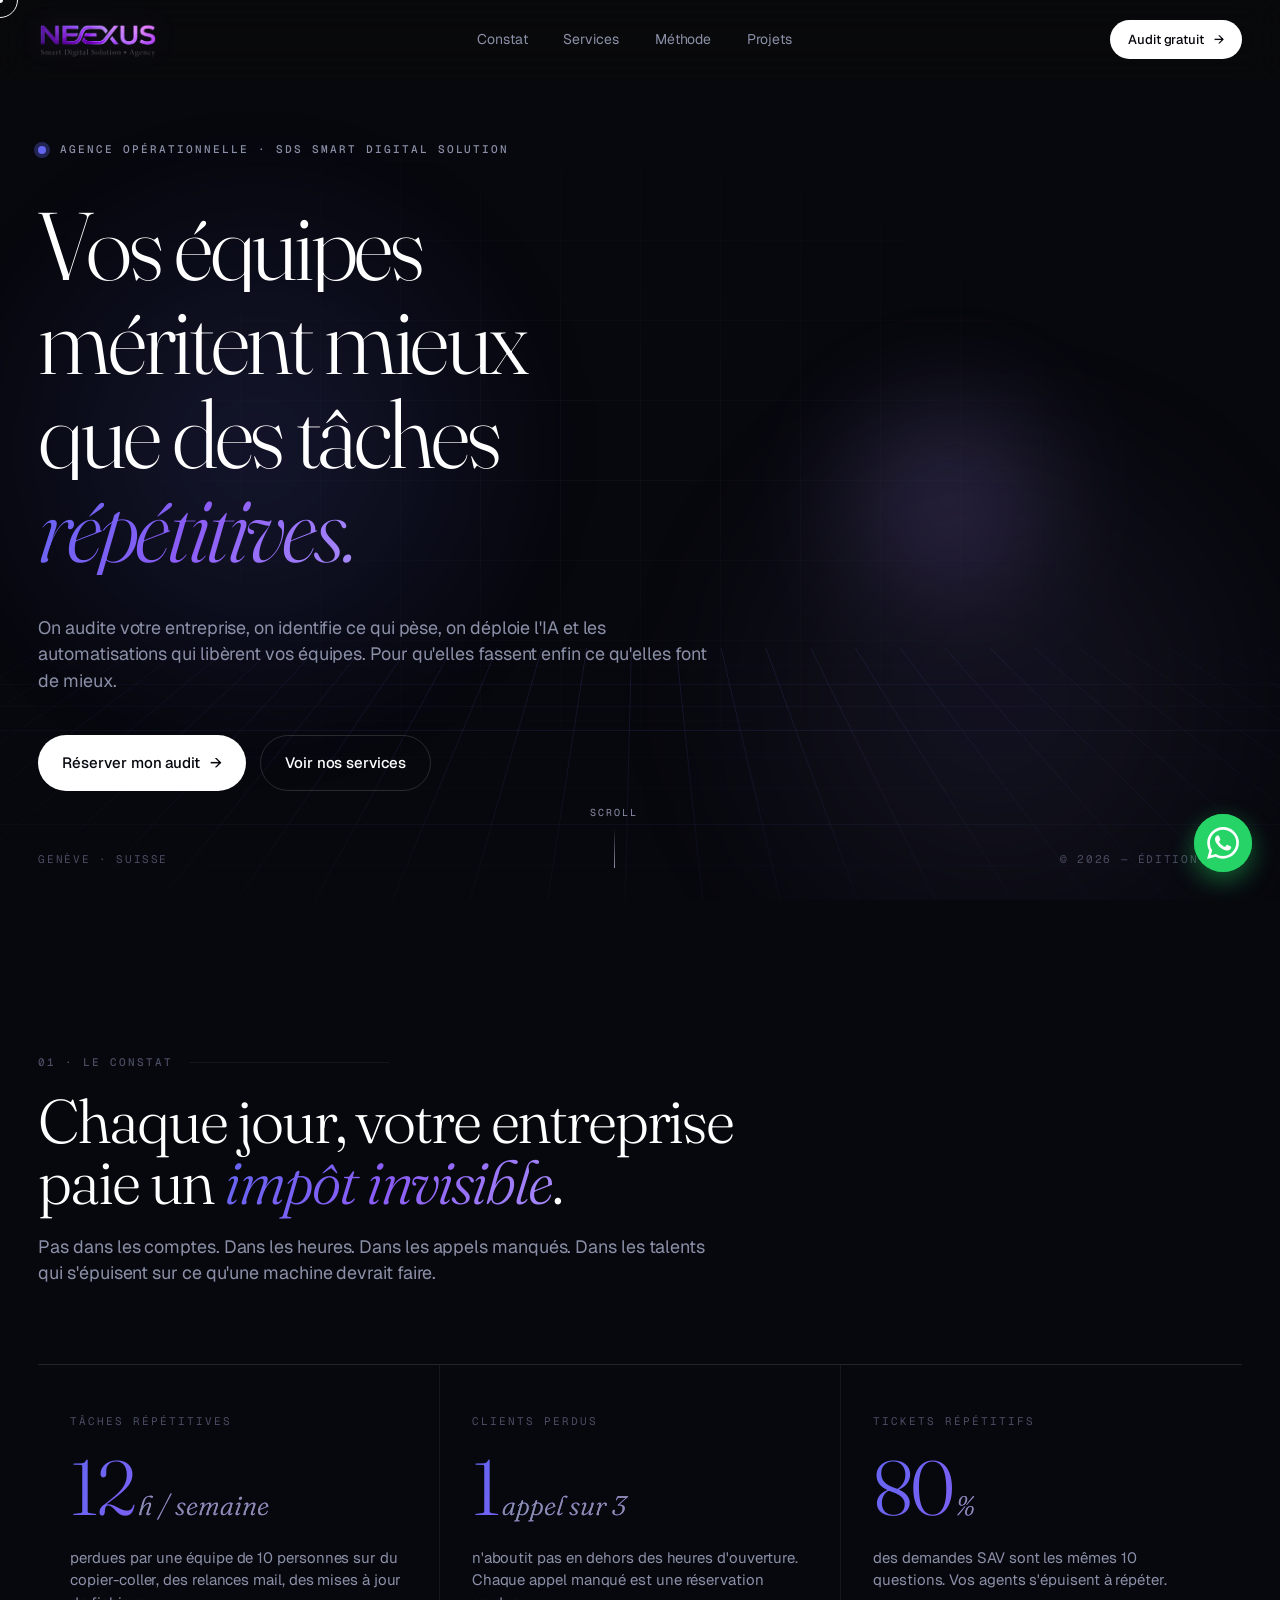
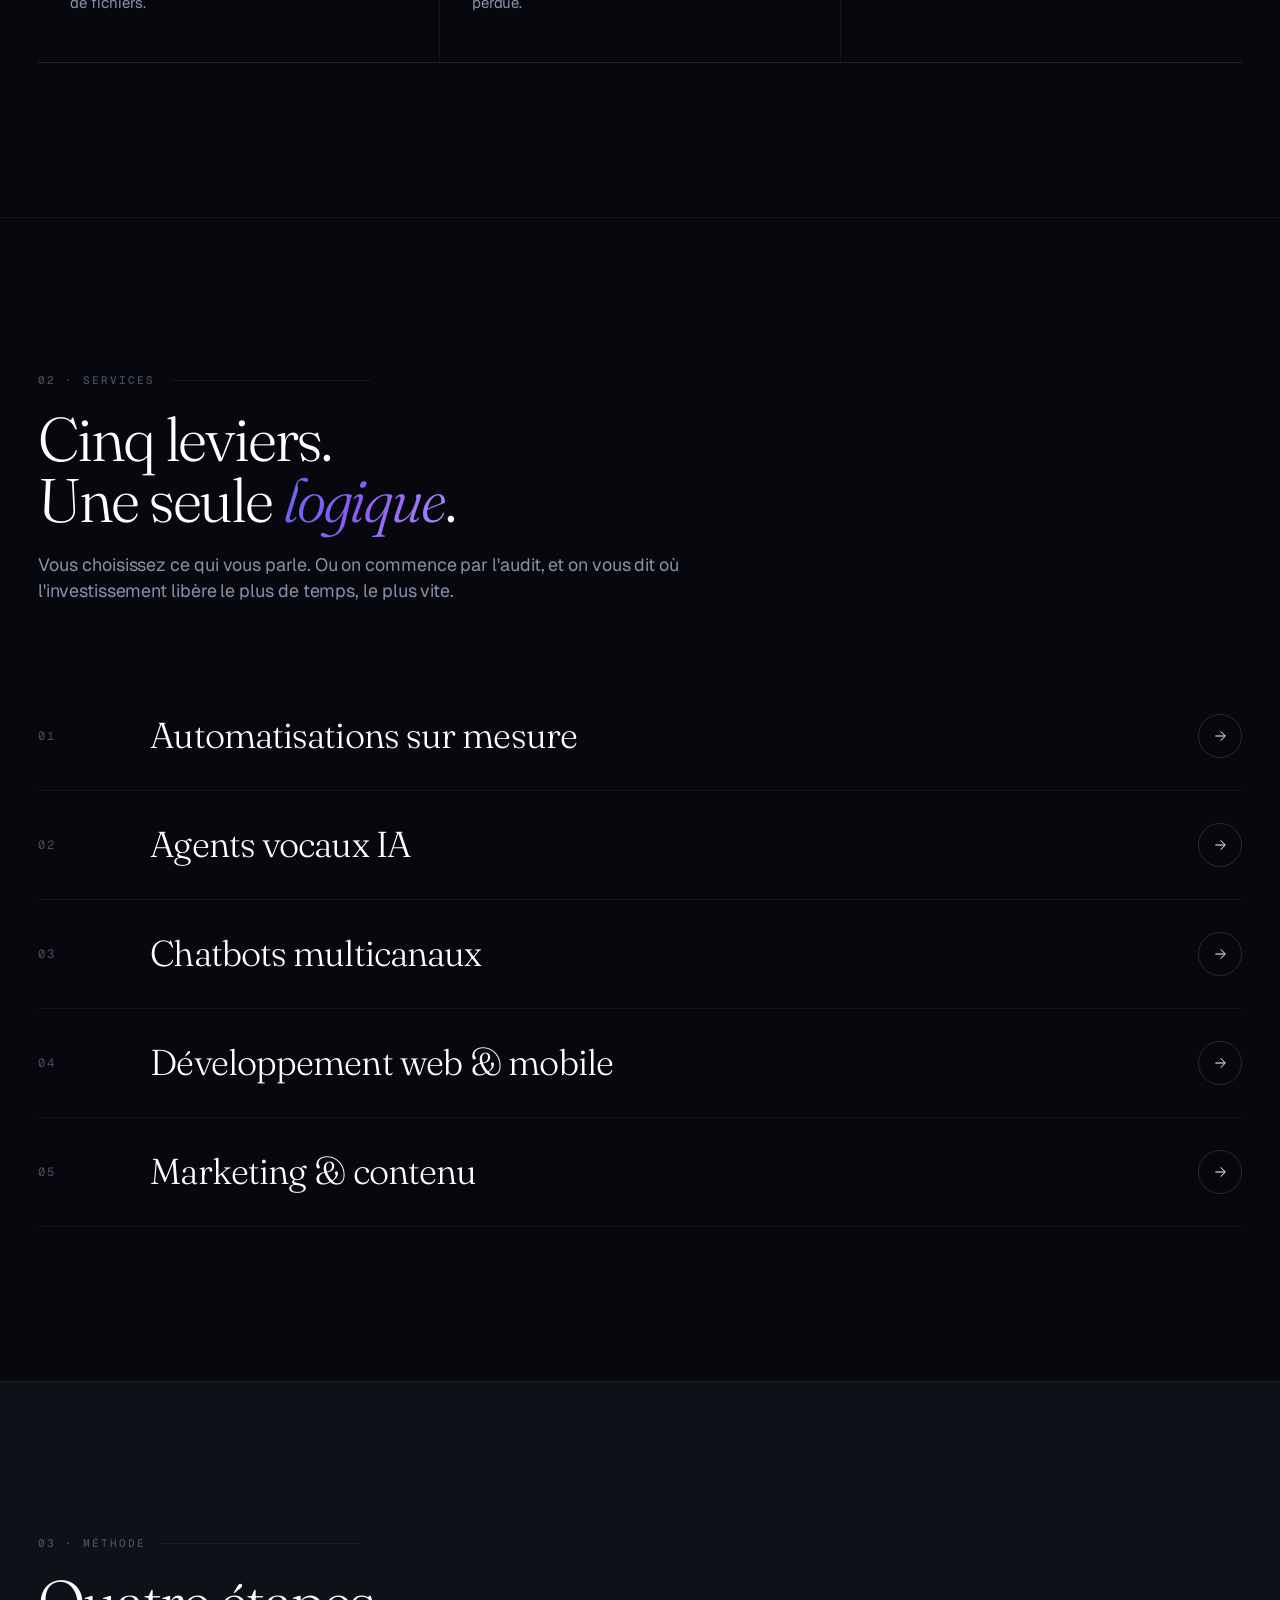
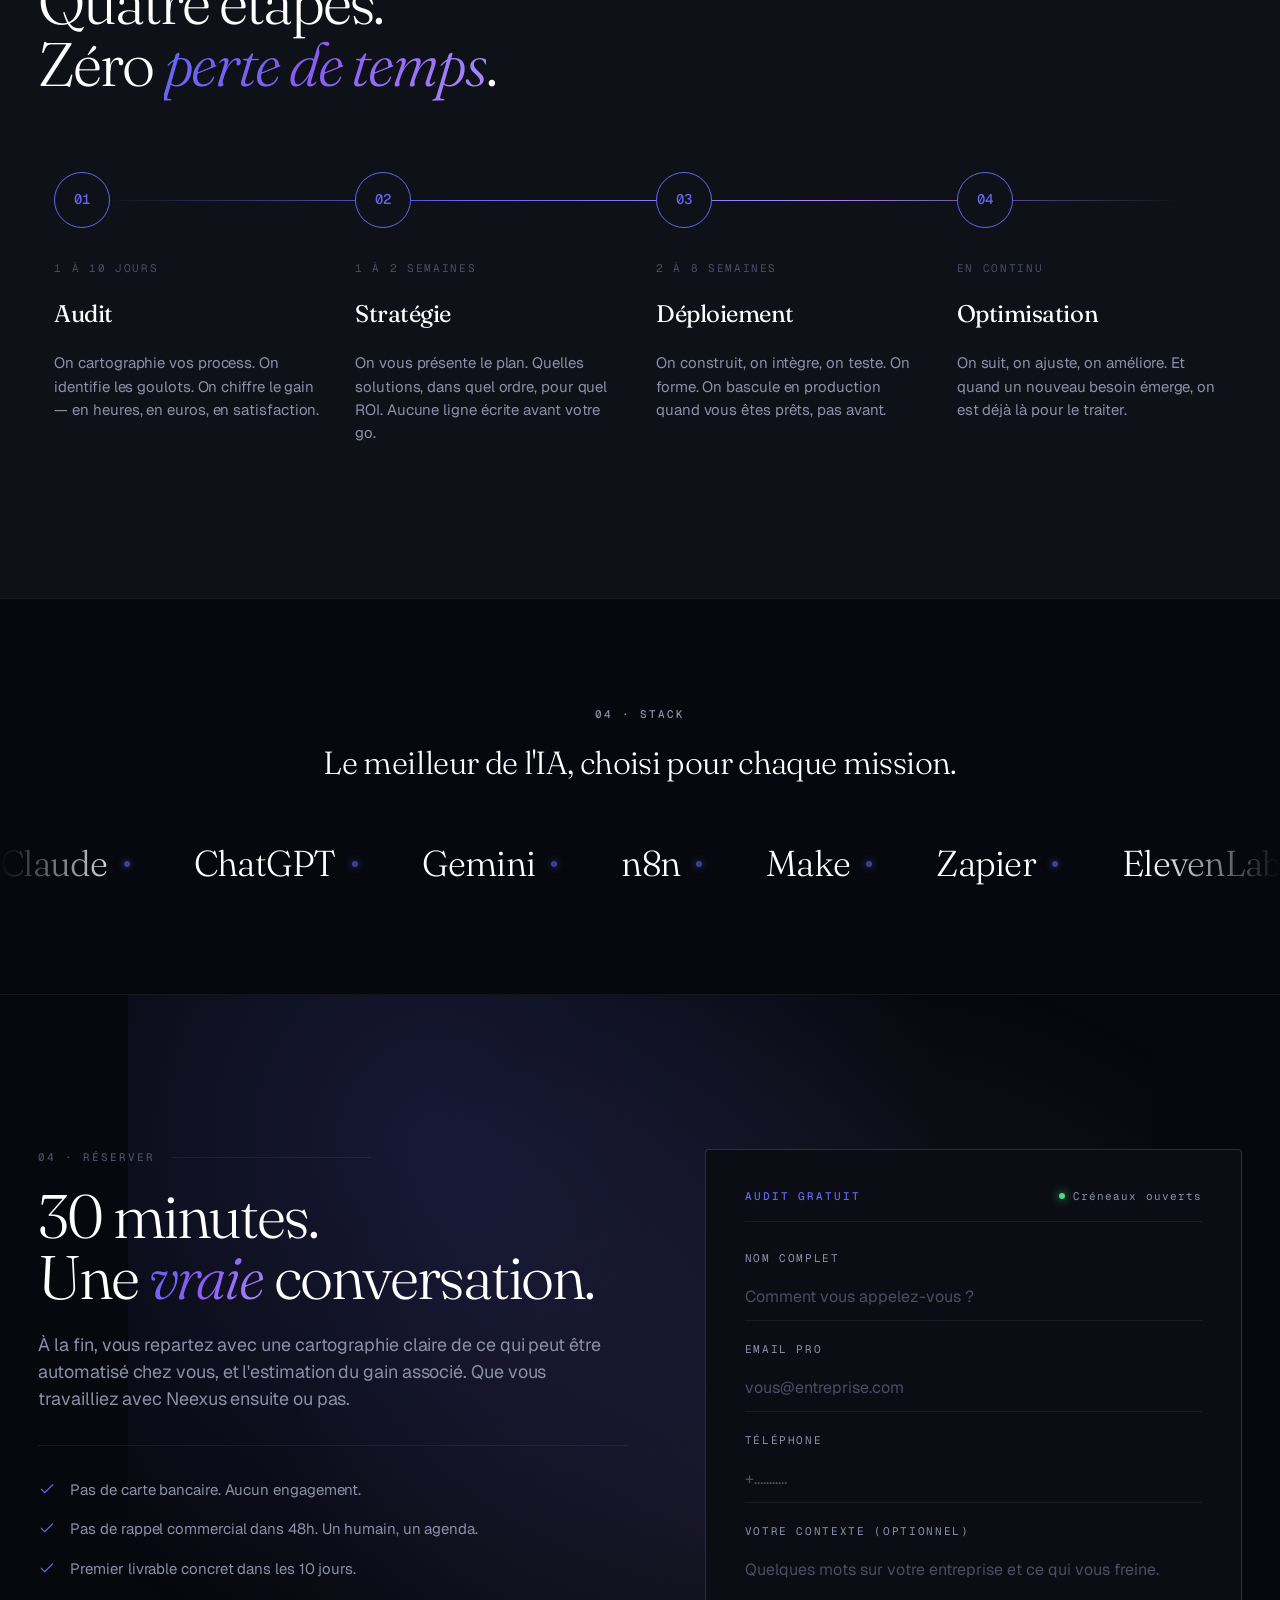
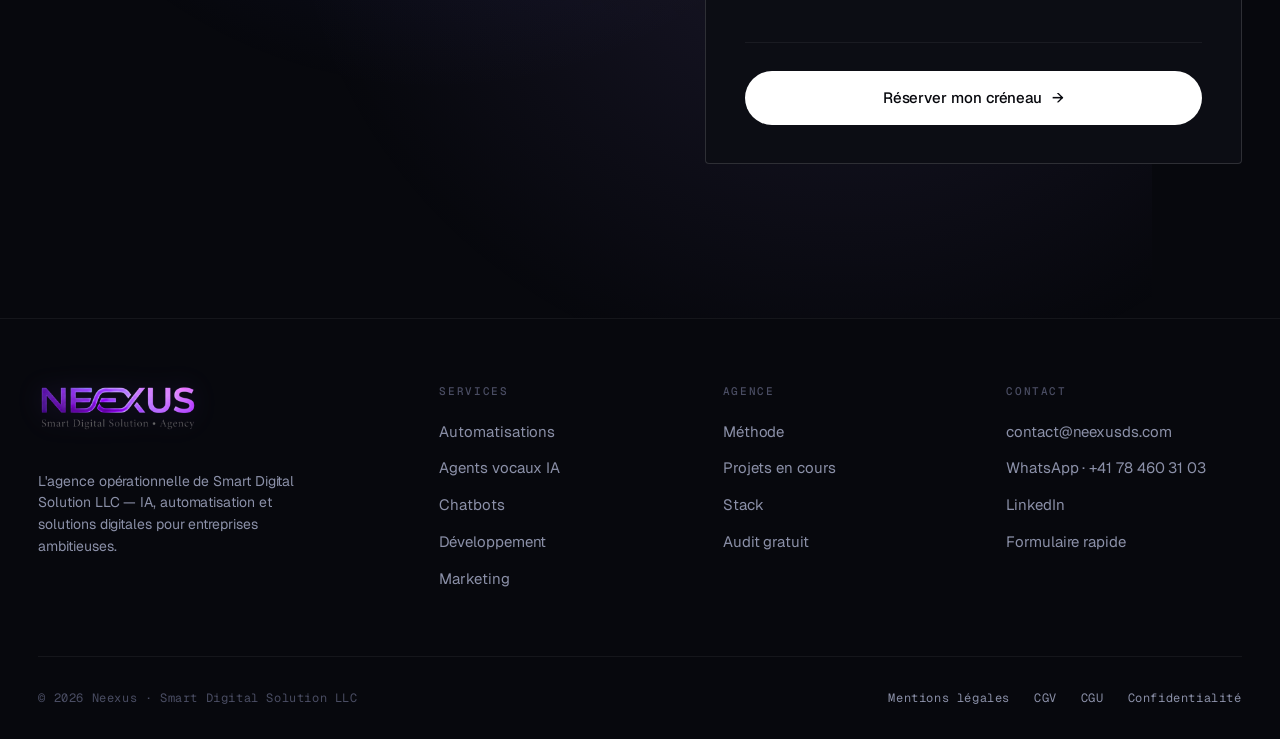
<file: index.html>
<!DOCTYPE html>
<html lang="fr">
<head>
<meta charset="UTF-8" />
<meta name="viewport" content="width=device-width, initial-scale=1, viewport-fit=cover" />
<meta name="theme-color" content="#07080d" />
<link rel="icon" type="image/png" href="favicon.png" />
<link rel="apple-touch-icon" href="favicon.png" />
<title>Neexus — Agence IA & automatisation pour entreprises ambitieuses</title>
<meta name="description" content="Neexus déploie des solutions d'IA et d'automatisation sur mesure pour libérer vos équipes des tâches répétitives. Audit gratuit, ROI chiffré, mise en production en 30 jours." />

<meta property="og:title" content="Neexus — Agence IA & automatisation" />
<meta property="og:description" content="On automatise ce qui freine votre croissance. Vos équipes se concentrent enfin sur ce qui compte." />
<meta property="og:type" content="website" />
<meta property="og:image" content="https://neexusds.com/og-card.png" />

<link rel="preconnect" href="https://fonts.googleapis.com">
<link rel="preconnect" href="https://fonts.gstatic.com" crossorigin>
<link href="https://fonts.googleapis.com/css2?family=Fraunces:ital,opsz,wght@0,9..144,300;0,9..144,400;0,9..144,500;1,9..144,300;1,9..144,400&family=Geist+Mono:wght@400;500&family=Geist:wght@300;400;500;600&display=swap" rel="stylesheet">

<style>
/* ============================================
   RESET & FOUNDATIONS
============================================ */
*, *::before, *::after { box-sizing: border-box; margin: 0; padding: 0; }

:root {
  --bg: #07080d;
  --bg-elevated: #0f1119;
  --bg-card: #0c0d14;
  --ink: #ffffff;
  --ink-muted: #8b90a8;
  --ink-dim: #4a4d63;
  --accent: #6366f1;
  --accent-bright: #818cf8;
  --accent-violet: #a78bfa;
  --accent-glow: rgba(99, 102, 241, 0.18);
  --accent-glow-soft: rgba(167, 139, 250, 0.12);
  --gradient: linear-gradient(120deg, #6366f1 0%, #8b5cf6 50%, #a78bfa 100%);
  --border: rgba(255, 255, 255, 0.06);
  --border-strong: rgba(255, 255, 255, 0.14);
  --grain: url("data:image/svg+xml,%3Csvg viewBox='0 0 200 200' xmlns='http://www.w3.org/2000/svg'%3E%3Cfilter id='n'%3E%3CfeTurbulence type='fractalNoise' baseFrequency='0.85' numOctaves='3'/%3E%3CfeColorMatrix values='0 0 0 0 0 0 0 0 0 0 0 0 0 0 0 0 0 0 0.4 0'/%3E%3C/filter%3E%3Crect width='200' height='200' filter='url(%23n)' opacity='0.5'/%3E%3C/svg%3E");

  --font-display: 'Fraunces', Georgia, serif;
  --font-body: 'Geist', -apple-system, BlinkMacSystemFont, sans-serif;
  --font-mono: 'Geist Mono', 'SF Mono', Menlo, monospace;

  --container: 1320px;
  --gutter: clamp(1.25rem, 3vw, 2.5rem);

  --ease-out: cubic-bezier(0.16, 1, 0.3, 1);
  --ease-in-out: cubic-bezier(0.83, 0, 0.17, 1);
}

html { scroll-behavior: smooth; -webkit-text-size-adjust: 100%; }

body {
  background: var(--bg);
  color: var(--ink);
  font-family: var(--font-body);
  font-size: 16px;
  font-weight: 400;
  line-height: 1.55;
  letter-spacing: -0.005em;
  -webkit-font-smoothing: antialiased;
  -moz-osx-font-smoothing: grayscale;
  overflow-x: hidden;
  position: relative;
}

/* Grain overlay */
body::before {
  content: '';
  position: fixed;
  inset: 0;
  background-image: var(--grain);
  opacity: 0.4;
  mix-blend-mode: overlay;
  pointer-events: none;
  z-index: 1;
}

img, svg { display: block; max-width: 100%; }
a { color: inherit; text-decoration: none; }
button { font: inherit; cursor: pointer; border: none; background: none; color: inherit; }
input, textarea { font: inherit; color: inherit; }

::selection { background: var(--accent); color: var(--bg); }

/* ============================================
   TYPOGRAPHY SYSTEM
============================================ */
.eyebrow {
  font-family: var(--font-mono);
  font-size: 0.6875rem;
  font-weight: 500;
  letter-spacing: 0.18em;
  text-transform: uppercase;
  color: var(--accent);
}
.eyebrow-muted {
  font-family: var(--font-mono);
  font-size: 0.6875rem;
  font-weight: 500;
  letter-spacing: 0.18em;
  text-transform: uppercase;
  color: var(--ink-muted);
}
.section-num {
  font-family: var(--font-mono);
  font-size: 0.6875rem;
  font-weight: 500;
  letter-spacing: 0.18em;
  color: var(--ink-dim);
  text-transform: uppercase;
}

.display {
  font-family: var(--font-display);
  font-weight: 300;
  line-height: 0.98;
  letter-spacing: -0.035em;
  color: var(--ink);
}
.display em {
  font-style: italic;
  font-weight: 300;
  background: var(--gradient);
  background-clip: text;
  -webkit-background-clip: text;
  color: transparent;
  -webkit-text-fill-color: transparent;
}

h1.display { font-size: clamp(2.75rem, 7.5vw, 6.75rem); }
h2.display { font-size: clamp(2rem, 4.8vw, 4rem); line-height: 1; }
h3.display { font-size: clamp(1.5rem, 2.4vw, 2.25rem); line-height: 1.05; }

.lead {
  font-size: clamp(1.0625rem, 1.4vw, 1.25rem);
  line-height: 1.5;
  color: var(--ink-muted);
  max-width: 56ch;
  font-weight: 400;
}

/* ============================================
   LAYOUT PRIMITIVES
============================================ */
.container {
  width: 100%;
  max-width: var(--container);
  margin: 0 auto;
  padding: 0 var(--gutter);
  position: relative;
  z-index: 2;
}

section {
  position: relative;
  padding: clamp(5rem, 12vw, 10rem) 0;
  z-index: 2;
}

.section-header {
  display: flex;
  flex-direction: column;
  gap: 1.25rem;
  margin-bottom: clamp(3rem, 6vw, 5rem);
  max-width: 880px;
}

.section-meta {
  display: flex;
  align-items: center;
  gap: 1rem;
}
.section-meta::after {
  content: '';
  flex: 1;
  height: 1px;
  background: var(--border);
  max-width: 200px;
}

/* ============================================
   BUTTONS
============================================ */
.btn {
  display: inline-flex;
  align-items: center;
  gap: 0.625rem;
  padding: 0.95rem 1.5rem;
  font-family: var(--font-body);
  font-size: 0.9375rem;
  font-weight: 500;
  letter-spacing: -0.005em;
  border-radius: 999px;
  transition: all 0.4s var(--ease-out);
  white-space: nowrap;
  position: relative;
  overflow: hidden;
}
.btn-primary {
  background: var(--ink);
  color: var(--bg);
}
.btn-primary:hover {
  background: var(--accent);
  transform: translateY(-1px);
}
.btn-ghost {
  color: var(--ink);
  border: 1px solid var(--border-strong);
}
.btn-ghost:hover {
  border-color: var(--accent);
  color: var(--accent);
}
.btn .arrow {
  transition: transform 0.4s var(--ease-out);
  display: inline-block;
}
.btn:hover .arrow { transform: translateX(3px); }

/* ============================================
   HEADER
============================================ */
.header {
  position: fixed;
  top: 0;
  left: 0;
  right: 0;
  z-index: 50;
  padding: 1.25rem 0;
  background: rgba(10, 10, 11, 0.6);
  backdrop-filter: blur(20px);
  -webkit-backdrop-filter: blur(20px);
  border-bottom: 1px solid transparent;
  transition: border-color 0.3s var(--ease-out), background 0.3s var(--ease-out);
}
.header.scrolled {
  border-bottom-color: var(--border);
  background: rgba(10, 10, 11, 0.85);
}
.header-inner {
  display: flex;
  align-items: center;
  justify-content: space-between;
  gap: 2rem;
}
.brand {
  font-family: var(--font-display);
  font-weight: 400;
  font-size: 1.375rem;
  letter-spacing: -0.02em;
  display: flex;
  align-items: center;
  gap: 0.5rem;
  transition: opacity 0.3s var(--ease-out);
}
.brand:hover { opacity: 0.85; }
.brand img {
  height: 36px;
  width: auto;
  display: block;
  mix-blend-mode: screen;
  filter: drop-shadow(0 0 12px rgba(139, 92, 246, 0.15));
}
.footer-brand .brand img {
  height: 48px;
  margin-bottom: 1.25rem;
}
.mobile-drawer .brand img {
  height: 42px;
}
.nav {
  display: flex;
  align-items: center;
  gap: 2.25rem;
}
.nav a {
  font-size: 0.875rem;
  color: var(--ink-muted);
  font-weight: 400;
  transition: color 0.3s var(--ease-out);
  position: relative;
}
.nav a:hover { color: var(--ink); }

.header .btn {
  padding: 0.6rem 1.1rem;
  font-size: 0.8125rem;
}

.menu-toggle {
  display: none;
  width: 40px;
  height: 40px;
  align-items: center;
  justify-content: center;
  border: 1px solid var(--border-strong);
  border-radius: 50%;
}
.menu-toggle span {
  width: 14px;
  height: 1px;
  background: var(--ink);
  position: relative;
  transition: all 0.3s var(--ease-out);
}
.menu-toggle span::before, .menu-toggle span::after {
  content: '';
  position: absolute;
  width: 14px;
  height: 1px;
  background: var(--ink);
  transition: all 0.3s var(--ease-out);
}
.menu-toggle span::before { top: -5px; }
.menu-toggle span::after { top: 5px; }

@media (max-width: 880px) {
  .nav { display: none; }
  .menu-toggle { display: flex; }
  .header .btn { display: none; }
}

/* Mobile nav drawer */
.mobile-drawer {
  position: fixed;
  inset: 0;
  background: var(--bg);
  z-index: 100;
  padding: 6rem var(--gutter) 3rem;
  transform: translateY(-100%);
  transition: transform 0.6s var(--ease-in-out);
  display: flex;
  flex-direction: column;
}
.mobile-drawer.open { transform: translateY(0); }
.mobile-drawer .close {
  position: absolute;
  top: 1.5rem;
  right: var(--gutter);
  width: 40px;
  height: 40px;
  border: 1px solid var(--border-strong);
  border-radius: 50%;
  display: flex;
  align-items: center;
  justify-content: center;
  font-size: 1.5rem;
  color: var(--ink);
}
.mobile-drawer nav {
  display: flex;
  flex-direction: column;
  gap: 1.5rem;
  margin-top: 2rem;
}
.mobile-drawer nav a {
  font-family: var(--font-display);
  font-size: 2rem;
  font-weight: 300;
  letter-spacing: -0.02em;
  color: var(--ink);
}
.mobile-drawer .btn {
  margin-top: auto;
  align-self: flex-start;
}

/* ============================================
   HERO
============================================ */
.hero {
  min-height: 100vh;
  display: flex;
  flex-direction: column;
  justify-content: center;
  padding-top: 8rem;
  padding-bottom: 6rem;
  position: relative;
  overflow: hidden;
}

.hero-bg {
  position: absolute;
  inset: 0;
  pointer-events: none;
  overflow: hidden;
}
.hero-bg::before {
  content: '';
  position: absolute;
  top: 15%;
  left: -15%;
  width: 70%;
  height: 70%;
  background: radial-gradient(circle, var(--accent-glow) 0%, transparent 55%);
  filter: blur(70px);
  opacity: 0.95;
  animation: orbDrift1 18s ease-in-out infinite;
}
.hero-bg::after {
  content: '';
  position: absolute;
  bottom: -10%;
  right: -10%;
  width: 65%;
  height: 65%;
  background: radial-gradient(circle, var(--accent-glow-soft) 0%, transparent 65%);
  filter: blur(90px);
  opacity: 0.9;
  animation: orbDrift2 24s ease-in-out infinite;
}

/* Floating accent orb */
.hero-orb {
  position: absolute;
  top: 40%;
  right: 15%;
  width: 280px;
  height: 280px;
  border-radius: 50%;
  background: radial-gradient(circle, var(--accent-violet) 0%, transparent 70%);
  opacity: 0.25;
  filter: blur(50px);
  animation: orbDrift3 14s ease-in-out infinite;
  pointer-events: none;
}

/* 3D perspective grid floor */
.hero-grid-3d {
  position: absolute;
  bottom: -20%;
  left: 50%;
  transform: translateX(-50%) perspective(800px) rotateX(60deg);
  width: 180%;
  height: 70%;
  background-image:
    linear-gradient(to right, rgba(99, 102, 241, 0.18) 1px, transparent 1px),
    linear-gradient(to bottom, rgba(99, 102, 241, 0.18) 1px, transparent 1px);
  background-size: 60px 60px;
  mask-image: radial-gradient(ellipse at center top, black 0%, transparent 70%);
  -webkit-mask-image: radial-gradient(ellipse at center top, black 0%, transparent 70%);
  animation: gridFloat 20s linear infinite;
  pointer-events: none;
}

@keyframes orbDrift1 {
  0%, 100% { transform: translate(0, 0) scale(1); }
  50% { transform: translate(40px, -30px) scale(1.1); }
}
@keyframes orbDrift2 {
  0%, 100% { transform: translate(0, 0) scale(1); }
  50% { transform: translate(-50px, 40px) scale(1.15); }
}
@keyframes orbDrift3 {
  0%, 100% { transform: translate(0, 0) scale(1); }
  33% { transform: translate(-40px, 30px) scale(0.9); }
  66% { transform: translate(30px, -40px) scale(1.1); }
}
@keyframes gridFloat {
  from { background-position: 0 0; }
  to { background-position: 0 60px; }
}
.hero-grid-bg {
  position: absolute;
  inset: 0;
  background-image:
    linear-gradient(to right, var(--border) 1px, transparent 1px),
    linear-gradient(to bottom, var(--border) 1px, transparent 1px);
  background-size: 80px 80px;
  mask-image: radial-gradient(ellipse at center, black 0%, transparent 70%);
  -webkit-mask-image: radial-gradient(ellipse at center, black 0%, transparent 70%);
  opacity: 0.5;
}

.hero-content {
  position: relative;
  display: flex;
  flex-direction: column;
  gap: 2.5rem;
}

.hero-meta {
  display: flex;
  align-items: center;
  gap: 0.875rem;
  opacity: 0;
  animation: fadeInUp 0.9s var(--ease-out) 0.1s forwards;
}
.hero-meta .pulse {
  width: 8px;
  height: 8px;
  border-radius: 50%;
  background: var(--accent);
  position: relative;
}
.hero-meta .pulse::after {
  content: '';
  position: absolute;
  inset: -4px;
  border-radius: 50%;
  background: var(--accent);
  opacity: 0.3;
  animation: pulse 2s ease-in-out infinite;
}

.hero h1 {
  max-width: 18ch;
}
.hero h1 .line {
  display: block;
  overflow: hidden;
}
.hero h1 .line > span {
  display: inline-block;
  transform: translateY(120%);
  animation: lineReveal 1.1s var(--ease-out) forwards;
}
.hero h1 .line:nth-child(1) > span { animation-delay: 0.2s; }
.hero h1 .line:nth-child(2) > span { animation-delay: 0.35s; }
.hero h1 .line:nth-child(3) > span { animation-delay: 0.5s; }
.hero h1 .line:nth-child(4) > span { animation-delay: 0.65s; }

.hero-lead {
  opacity: 0;
  animation: fadeInUp 0.9s var(--ease-out) 0.85s forwards;
}

.hero-actions {
  display: flex;
  gap: 0.875rem;
  flex-wrap: wrap;
  opacity: 0;
  animation: fadeInUp 0.9s var(--ease-out) 1s forwards;
}

.hero-footer {
  position: absolute;
  bottom: 2rem;
  left: 0;
  right: 0;
  padding: 0 var(--gutter);
  display: flex;
  justify-content: space-between;
  align-items: flex-end;
  gap: 2rem;
  opacity: 0;
  animation: fadeIn 1s var(--ease-out) 1.4s forwards;
}
.hero-footer-meta {
  font-family: var(--font-mono);
  font-size: 0.6875rem;
  letter-spacing: 0.15em;
  text-transform: uppercase;
  color: var(--ink-dim);
}

.scroll-cue {
  display: flex;
  flex-direction: column;
  align-items: center;
  gap: 0.5rem;
  font-family: var(--font-mono);
  font-size: 0.625rem;
  letter-spacing: 0.2em;
  text-transform: uppercase;
  color: var(--ink-muted);
}
.scroll-cue .line-anim {
  width: 1px;
  height: 40px;
  background: linear-gradient(to bottom, transparent, var(--ink-muted));
  position: relative;
  overflow: hidden;
}
.scroll-cue .line-anim::after {
  content: '';
  position: absolute;
  top: -10px;
  left: 0;
  width: 1px;
  height: 10px;
  background: var(--accent);
  animation: scrollLine 2.4s ease-in-out infinite;
}

@keyframes lineReveal {
  from { transform: translateY(120%); }
  to { transform: translateY(0); }
}
@keyframes fadeInUp {
  from { opacity: 0; transform: translateY(20px); }
  to { opacity: 1; transform: translateY(0); }
}
@keyframes fadeIn { from { opacity: 0; } to { opacity: 1; } }
@keyframes pulse {
  0%, 100% { transform: scale(1); opacity: 0.3; }
  50% { transform: scale(1.8); opacity: 0; }
}
@keyframes scrollLine {
  0% { top: -10px; }
  100% { top: 50px; }
}

/* ============================================
   REVEAL ON SCROLL
============================================ */
.reveal {
  opacity: 0;
  transform: translateY(28px);
  transition: opacity 1s var(--ease-out), transform 1s var(--ease-out);
}
.reveal.in {
  opacity: 1;
  transform: translateY(0);
}
.reveal-stagger > * {
  opacity: 0;
  transform: translateY(28px);
  transition: opacity 0.9s var(--ease-out), transform 0.9s var(--ease-out);
}
.reveal-stagger.in > * {
  opacity: 1;
  transform: translateY(0);
}
.reveal-stagger.in > *:nth-child(1) { transition-delay: 0s; }
.reveal-stagger.in > *:nth-child(2) { transition-delay: 0.1s; }
.reveal-stagger.in > *:nth-child(3) { transition-delay: 0.2s; }
.reveal-stagger.in > *:nth-child(4) { transition-delay: 0.3s; }
.reveal-stagger.in > *:nth-child(5) { transition-delay: 0.4s; }
.reveal-stagger.in > *:nth-child(6) { transition-delay: 0.5s; }

/* ============================================
   CONSTAT
============================================ */
.constat-grid {
  display: grid;
  grid-template-columns: repeat(3, 1fr);
  gap: 1px;
  background: var(--border);
  border-top: 1px solid var(--border);
  border-bottom: 1px solid var(--border);
  position: relative;
}
.constat-item {
  background: var(--bg);
  padding: 3rem 2rem;
  display: flex;
  flex-direction: column;
  gap: 1.25rem;
  position: relative;
  transition: background 0.5s var(--ease-out);
  overflow: hidden;
}
.constat-item::before {
  content: '';
  position: absolute;
  inset: 0;
  background: radial-gradient(circle at var(--mx, 50%) var(--my, 50%), var(--accent-glow) 0%, transparent 50%);
  opacity: 0;
  transition: opacity 0.5s var(--ease-out);
  pointer-events: none;
}
.constat-item:hover::before { opacity: 1; }
.constat-item:hover {
  background: var(--bg-elevated);
}
.constat-item > * { position: relative; z-index: 1; }

.constat-item .num {
  font-family: var(--font-display);
  font-weight: 300;
  font-size: clamp(3.5rem, 6vw, 5.5rem);
  line-height: 1;
  background: var(--gradient);
  background-clip: text;
  -webkit-background-clip: text;
  color: transparent;
  -webkit-text-fill-color: transparent;
  letter-spacing: -0.04em;
  transition: transform 0.5s var(--ease-out);
}
.constat-item:hover .num {
  transform: translateY(-4px);
}
.constat-item .num .unit {
  font-size: 0.35em;
  background: none;
  -webkit-text-fill-color: var(--ink-muted);
  color: var(--ink-muted);
  font-style: italic;
  margin-left: 0.25rem;
  letter-spacing: 0;
}
.constat-item p {
  color: var(--ink-muted);
  font-size: 0.9375rem;
  line-height: 1.5;
  max-width: 38ch;
}
.constat-item .label {
  font-family: var(--font-mono);
  font-size: 0.6875rem;
  letter-spacing: 0.18em;
  text-transform: uppercase;
  color: var(--ink-dim);
}

@media (max-width: 880px) {
  .constat-grid { grid-template-columns: 1fr; }
}

/* ============================================
   SERVICES
============================================ */
.services {
  border-top: 1px solid var(--border);
}
.services-list {
  display: flex;
  flex-direction: column;
}
.service-row {
  display: grid;
  grid-template-columns: 80px 1fr auto;
  align-items: center;
  gap: 2rem;
  padding: 2rem 0;
  border-bottom: 1px solid var(--border);
  cursor: pointer;
  position: relative;
  transition: padding 0.5s var(--ease-out);
  overflow: hidden;
}
.service-row::before {
  content: '';
  position: absolute;
  left: 0;
  right: 0;
  top: 0;
  bottom: 0;
  background: linear-gradient(to right, var(--accent-glow), transparent 60%);
  opacity: 0;
  transition: opacity 0.5s var(--ease-out);
  pointer-events: none;
}
.service-row::after {
  content: '';
  position: absolute;
  bottom: -1px;
  left: 0;
  height: 1px;
  width: 0;
  background: linear-gradient(to right, var(--accent), var(--accent-violet), transparent);
  transition: width 0.6s var(--ease-out);
}
.service-row:hover::before { opacity: 1; }
.service-row:hover::after { width: 100%; }
.service-row:hover { padding-left: 1.5rem; }
.service-row > * { position: relative; z-index: 1; }

.service-num {
  font-family: var(--font-mono);
  font-size: 0.75rem;
  color: var(--ink-dim);
  letter-spacing: 0.1em;
}
.service-title {
  font-family: var(--font-display);
  font-weight: 300;
  font-size: clamp(1.5rem, 3vw, 2.25rem);
  letter-spacing: -0.025em;
  line-height: 1.05;
  transition: color 0.4s var(--ease-out);
}
.service-row:hover .service-title { color: var(--accent); }
.service-arrow {
  width: 44px;
  height: 44px;
  border: 1px solid var(--border-strong);
  border-radius: 50%;
  display: flex;
  align-items: center;
  justify-content: center;
  transition: all 0.4s var(--ease-out);
  flex-shrink: 0;
}
.service-row:hover .service-arrow {
  background: var(--accent);
  border-color: var(--accent);
  color: var(--bg);
  transform: rotate(-45deg);
}
.service-arrow svg { width: 16px; height: 16px; }

.service-detail {
  display: none;
  grid-column: 1 / -1;
  padding: 1.5rem 0 0 0;
  color: var(--ink-muted);
  font-size: 1rem;
  line-height: 1.55;
  max-width: 60ch;
}
.service-row.open {
  padding-left: 1.25rem;
  background: linear-gradient(to right, rgba(200, 169, 106, 0.04), transparent);
}
.service-row.open .service-detail { display: block; }
.service-row.open .service-arrow {
  background: var(--accent);
  border-color: var(--accent);
  color: var(--bg);
  transform: rotate(45deg);
}

@media (max-width: 720px) {
  .service-row { grid-template-columns: 50px 1fr 44px; gap: 1rem; }
  .service-num { font-size: 0.6875rem; }
}

/* ============================================
   MÉTHODE
============================================ */
.methode {
  background: var(--bg-elevated);
  border-top: 1px solid var(--border);
}
.methode-grid {
  display: grid;
  grid-template-columns: repeat(4, 1fr);
  gap: 0;
  position: relative;
}
.methode-grid::before {
  content: '';
  position: absolute;
  top: 28px;
  left: 5%;
  right: 5%;
  height: 1px;
  background: linear-gradient(to right, transparent, var(--accent), var(--accent-violet), transparent);
  z-index: 0;
  transform-origin: left center;
  transform: scaleX(0);
  transition: transform 1.6s var(--ease-out);
}
.methode-grid.in::before {
  transform: scaleX(1);
}
.methode-step {
  padding: 0 1rem;
  position: relative;
  z-index: 1;
  display: flex;
  flex-direction: column;
  gap: 1.5rem;
}
.methode-step .step-dot {
  width: 56px;
  height: 56px;
  border-radius: 50%;
  background: var(--bg-elevated);
  border: 1px solid var(--accent);
  display: flex;
  align-items: center;
  justify-content: center;
  font-family: var(--font-mono);
  font-size: 0.875rem;
  font-weight: 500;
  color: var(--accent);
  margin-bottom: 0.5rem;
  position: relative;
  transition: all 0.4s var(--ease-out);
}
.methode-step .step-dot::before {
  content: '';
  position: absolute;
  inset: -6px;
  border-radius: 50%;
  background: var(--accent-glow);
  opacity: 0;
  transition: opacity 0.4s var(--ease-out);
  z-index: -1;
}
.methode-step .step-dot::after {
  content: '';
  position: absolute;
  inset: -2px;
  border-radius: 50%;
  border: 1px solid var(--accent);
  opacity: 0;
  animation: dotPulse 2.4s ease-out infinite;
}
.methode-step:hover .step-dot {
  background: var(--accent);
  color: white;
  transform: scale(1.08);
}
.methode-step:hover .step-dot::before { opacity: 1; }

@keyframes dotPulse {
  0% { opacity: 0.6; transform: scale(1); }
  100% { opacity: 0; transform: scale(1.6); }
}

.methode-step h3 {
  font-family: var(--font-display);
  font-weight: 400;
  font-size: 1.5rem;
  letter-spacing: -0.02em;
  line-height: 1.1;
}
.methode-step .duration {
  font-family: var(--font-mono);
  font-size: 0.6875rem;
  letter-spacing: 0.15em;
  text-transform: uppercase;
  color: var(--ink-dim);
}
.methode-step p {
  color: var(--ink-muted);
  font-size: 0.9375rem;
  line-height: 1.55;
}

@media (max-width: 880px) {
  .methode-grid { grid-template-columns: 1fr; gap: 2.5rem; }
  .methode-grid::before { display: none; }
}

/* ============================================
   STACK MARQUEE
============================================ */
.stack {
  border-top: 1px solid var(--border);
  overflow: hidden;
  padding: clamp(4rem, 8vw, 7rem) 0;
}
.stack-header {
  text-align: center;
  margin-bottom: 3rem;
}
.stack-header .eyebrow { color: var(--ink-muted); }
.stack-header h2 {
  font-family: var(--font-display);
  font-weight: 300;
  font-size: clamp(1.5rem, 2.5vw, 2rem);
  letter-spacing: -0.02em;
  color: var(--ink);
  margin-top: 0.75rem;
}

.marquee {
  display: flex;
  overflow: hidden;
  -webkit-mask-image: linear-gradient(to right, transparent, black 10%, black 90%, transparent);
  mask-image: linear-gradient(to right, transparent, black 10%, black 90%, transparent);
}
.marquee:hover .marquee-track {
  animation-play-state: paused;
}
.marquee-track {
  display: flex;
  gap: 4rem;
  flex-shrink: 0;
  animation: marquee 50s linear infinite;
  padding-right: 4rem;
}
.marquee-item {
  font-family: var(--font-display);
  font-weight: 300;
  font-size: clamp(1.5rem, 3vw, 2.25rem);
  letter-spacing: -0.02em;
  color: var(--ink);
  white-space: nowrap;
  transition: all 0.4s var(--ease-out);
  display: flex;
  align-items: center;
  gap: 1rem;
  cursor: default;
}
.marquee-item:hover {
  background: var(--gradient);
  background-clip: text;
  -webkit-background-clip: text;
  color: transparent;
  -webkit-text-fill-color: transparent;
  transform: translateY(-3px);
}
.marquee-item .dot {
  width: 6px;
  height: 6px;
  border-radius: 50%;
  background: var(--accent);
  opacity: 0.6;
  box-shadow: 0 0 8px var(--accent);
}

@keyframes marquee {
  from { transform: translateX(0); }
  to { transform: translateX(-50%); }
}

/* ============================================
   RÉSULTATS
============================================ */
.resultats {
  border-top: 1px solid var(--border);
}
.resultats-stats {
  display: grid;
  grid-template-columns: repeat(4, 1fr);
  gap: 1px;
  background: var(--border);
  border: 1px solid var(--border);
  margin-bottom: 4rem;
}
.stat {
  background: var(--bg);
  padding: clamp(2rem, 4vw, 3.5rem);
  display: flex;
  flex-direction: column;
  gap: 0.75rem;
  transition: all 0.5s var(--ease-out);
  position: relative;
  overflow: hidden;
}
.stat::before {
  content: '';
  position: absolute;
  inset: 0;
  background: linear-gradient(135deg, var(--accent-glow), transparent 60%);
  opacity: 0;
  transition: opacity 0.5s var(--ease-out);
  pointer-events: none;
}
.stat:hover { background: var(--bg-elevated); }
.stat:hover::before { opacity: 1; }
.stat > * { position: relative; z-index: 1; }
.stat .stat-num {
  font-family: var(--font-display);
  font-weight: 300;
  font-size: clamp(3rem, 6vw, 5rem);
  line-height: 0.95;
  letter-spacing: -0.04em;
  background: var(--gradient);
  background-clip: text;
  -webkit-background-clip: text;
  color: transparent;
  -webkit-text-fill-color: transparent;
}
.stat .stat-num em {
  font-style: italic;
  background: var(--gradient);
  background-clip: text;
  -webkit-background-clip: text;
  color: transparent;
  -webkit-text-fill-color: transparent;
  font-weight: 300;
}
.stat .stat-label {
  font-size: 0.9375rem;
  color: var(--ink-muted);
  max-width: 30ch;
}
.stat .stat-num .stat-unit {
  font-family: var(--font-body);
  font-size: clamp(1rem, 1.6vw, 1.4rem);
  font-weight: 400;
  letter-spacing: 0;
  margin-left: 0.4rem;
  color: var(--ink-muted);
  -webkit-text-fill-color: var(--ink-muted);
}

@media (max-width: 1080px) {
  .resultats-stats { grid-template-columns: repeat(2, 1fr); }
}
@media (max-width: 560px) {
  .resultats-stats { grid-template-columns: 1fr; }
}

/* ============================================
   ÉTUDES DE CAS
============================================ */
.cases { border-top: 1px solid var(--border); }
.cases .section-header { margin-bottom: 3rem; }
.cases-intro {
  font-size: clamp(1.05rem, 1.6vw, 1.3rem);
  color: var(--ink-muted);
  max-width: 54ch;
  line-height: 1.6;
  margin-top: 1.25rem;
}
.cases-intro strong { color: var(--ink); font-weight: 500; }
.case {
  padding: clamp(1.75rem, 4vw, 3rem);
  border: 1px solid var(--border);
  border-radius: 24px;
  background: var(--bg-card);
  position: relative;
  overflow: hidden;
}
.case + .case { margin-top: 1.5rem; }
.case::before {
  content: '';
  position: absolute; inset: 0;
  background: linear-gradient(135deg, var(--accent-glow), transparent 55%);
  opacity: 0; transition: opacity 0.6s var(--ease-out); pointer-events: none;
}
.case:hover::before { opacity: 1; }
.case > * { position: relative; z-index: 1; }
.case-head {
  display: flex; align-items: baseline; justify-content: space-between;
  gap: 1rem; flex-wrap: wrap;
  border-bottom: 1px solid var(--border);
  padding-bottom: 1.5rem; margin-bottom: 1.75rem;
}
.case-name {
  font-family: var(--font-display); font-weight: 400;
  font-size: clamp(1.75rem, 3vw, 2.5rem); letter-spacing: -0.02em;
}
.case-tag {
  font-family: var(--font-mono); font-size: 0.7rem;
  letter-spacing: 0.16em; text-transform: uppercase;
  color: var(--ink-muted);
  padding: 0.45rem 0.85rem; border: 1px solid var(--border);
  border-radius: 100px; white-space: nowrap;
}
.case-blocks { display: grid; gap: 1.75rem; }
@media (min-width: 860px) { .case-blocks { grid-template-columns: repeat(3, 1fr); } }
.case-block h4 {
  font-family: var(--font-mono); font-size: 0.72rem;
  letter-spacing: 0.14em; text-transform: uppercase;
  color: var(--accent-bright); margin-bottom: 0.75rem;
}
.case-block p { color: var(--ink-muted); font-size: 0.95rem; line-height: 1.65; }
.case-block.is-result h4 { color: var(--accent-violet); }
.case-actions {
  display: flex; flex-wrap: wrap; gap: 0.85rem 1.5rem; align-items: center;
  margin-top: 2rem;
}
.case-cta {
  display: inline-flex; align-items: center; gap: 0.5rem;
  padding: 0.85rem 1.5rem; border-radius: 100px;
  background: var(--gradient); color: #fff;
  font-size: 0.9rem; font-weight: 500;
  box-shadow: 0 10px 30px rgba(99, 102, 241, 0.3);
  transition: transform 0.3s var(--ease-out), box-shadow 0.3s var(--ease-out);
}
.case-cta:hover { transform: translateY(-2px); box-shadow: 0 14px 36px rgba(99, 102, 241, 0.45); }
.case-cta .arrow { transition: transform 0.3s var(--ease-out); }
.case-cta:hover .arrow { transform: translateX(4px); }
.case-link {
  font-family: var(--font-mono); font-size: 0.78rem;
  letter-spacing: 0.08em; text-transform: uppercase;
  color: var(--ink-muted); display: inline-flex; align-items: center; gap: 0.5rem;
  transition: color 0.3s, gap 0.3s;
}
.case-link:hover { color: var(--ink); gap: 0.8rem; }

/* ============================================
   CTA / FORM
============================================ */
.cta {
  border-top: 1px solid var(--border);
  position: relative;
  overflow: hidden;
}
.cta::before {
  content: '';
  position: absolute;
  top: -20%;
  left: 50%;
  transform: translateX(-50%);
  width: 80%;
  height: 120%;
  background:
    radial-gradient(ellipse at 30% 30%, var(--accent-glow) 0%, transparent 50%),
    radial-gradient(ellipse at 70% 60%, var(--accent-glow-soft) 0%, transparent 55%);
  pointer-events: none;
  animation: auroraSlow 20s ease-in-out infinite;
}
@keyframes auroraSlow {
  0%, 100% { transform: translateX(-50%) rotate(0deg) scale(1); }
  50% { transform: translateX(-50%) rotate(8deg) scale(1.08); }
}
.cta-grid {
  display: grid;
  grid-template-columns: 1.1fr 1fr;
  gap: clamp(2.5rem, 6vw, 6rem);
  align-items: start;
}
.cta-content h2 { margin-bottom: 1.5rem; }
.cta-content .lead { margin-bottom: 2rem; }
.cta-promise {
  display: flex;
  flex-direction: column;
  gap: 1rem;
  padding-top: 2rem;
  border-top: 1px solid var(--border);
}
.cta-promise .item {
  display: flex;
  align-items: flex-start;
  gap: 0.875rem;
  color: var(--ink-muted);
  font-size: 0.9375rem;
}
.cta-promise .item svg { color: var(--accent); flex-shrink: 0; margin-top: 0.125rem; }

.cta-form {
  background: var(--bg-card);
  border: 1px solid var(--border-strong);
  padding: clamp(1.75rem, 3vw, 2.5rem);
  border-radius: 4px;
  display: flex;
  flex-direction: column;
  gap: 1.25rem;
  position: relative;
}
.cta-form .form-header {
  display: flex;
  justify-content: space-between;
  align-items: center;
  margin-bottom: 0.5rem;
  padding-bottom: 1rem;
  border-bottom: 1px solid var(--border);
}
.cta-form .form-header .eyebrow { color: var(--accent); }
.cta-form .form-header .availability {
  font-family: var(--font-mono);
  font-size: 0.6875rem;
  letter-spacing: 0.1em;
  color: var(--ink-muted);
  display: flex;
  align-items: center;
  gap: 0.5rem;
}
.cta-form .form-header .availability::before {
  content: '';
  width: 6px;
  height: 6px;
  border-radius: 50%;
  background: #4ade80;
  box-shadow: 0 0 10px #4ade80;
}

.field {
  display: flex;
  flex-direction: column;
  gap: 0.5rem;
}
.field label {
  font-family: var(--font-mono);
  font-size: 0.6875rem;
  letter-spacing: 0.15em;
  text-transform: uppercase;
  color: var(--ink-muted);
}
.field input, .field textarea {
  background: transparent;
  border: none;
  border-bottom: 1px solid var(--border);
  padding: 0.625rem 0;
  font-size: 1rem;
  color: var(--ink);
  outline: none;
  transition: border-color 0.3s var(--ease-out);
  width: 100%;
  font-family: var(--font-body);
  resize: none;
}
.field input:focus, .field textarea:focus {
  border-bottom-color: var(--accent);
}
.field input::placeholder, .field textarea::placeholder {
  color: var(--ink-dim);
}
.cta-form .btn-primary {
  margin-top: 0.5rem;
  justify-content: center;
  width: 100%;
}

@media (max-width: 880px) {
  .cta-grid { grid-template-columns: 1fr; }
}

/* ============================================
   FOOTER
============================================ */
.footer {
  border-top: 1px solid var(--border);
  padding: 4rem 0 2rem;
  position: relative;
  z-index: 2;
}
.footer-grid {
  display: grid;
  grid-template-columns: 1.5fr 1fr 1fr 1fr;
  gap: 3rem;
  margin-bottom: 4rem;
}
.footer-brand .brand { font-size: 1.5rem; margin-bottom: 1.25rem; }
.footer-brand p {
  color: var(--ink-muted);
  font-size: 0.875rem;
  line-height: 1.55;
  max-width: 32ch;
}
.footer-col h4 {
  font-family: var(--font-mono);
  font-size: 0.6875rem;
  letter-spacing: 0.15em;
  text-transform: uppercase;
  color: var(--ink-dim);
  margin-bottom: 1.25rem;
  font-weight: 500;
}
.footer-col ul { list-style: none; display: flex; flex-direction: column; gap: 0.75rem; }
.footer-col a {
  font-size: 0.9375rem;
  color: var(--ink-muted);
  transition: color 0.3s var(--ease-out);
}
.footer-col a:hover { color: var(--accent); }

.footer-bottom {
  display: flex;
  justify-content: space-between;
  align-items: center;
  padding-top: 2rem;
  border-top: 1px solid var(--border);
  font-family: var(--font-mono);
  font-size: 0.75rem;
  letter-spacing: 0.05em;
  color: var(--ink-dim);
  flex-wrap: wrap;
  gap: 1rem;
}
.footer-bottom a { color: var(--ink-muted); transition: color 0.3s var(--ease-out); }
.footer-bottom a:hover { color: var(--accent); }
.footer-bottom-links { display: flex; gap: 1.5rem; flex-wrap: wrap; }

@media (max-width: 880px) {
  .footer-grid { grid-template-columns: 1fr 1fr; gap: 2.5rem; }
}
@media (max-width: 520px) {
  .footer-grid { grid-template-columns: 1fr; }
}

/* ============================================
   CUSTOM CURSOR (desktop only)
============================================ */
.cursor-dot, .cursor-ring {
  position: fixed;
  pointer-events: none;
  z-index: 9999;
  border-radius: 50%;
  transition: opacity 0.3s, transform 0.2s;
  mix-blend-mode: difference;
}
.cursor-dot {
  width: 6px;
  height: 6px;
  background: var(--ink);
  transform: translate(-50%, -50%);
}
.cursor-ring {
  width: 36px;
  height: 36px;
  border: 1px solid var(--ink);
  transform: translate(-50%, -50%);
  transition: width 0.3s var(--ease-out), height 0.3s var(--ease-out), border-color 0.3s;
}
.cursor-ring.hover {
  width: 56px;
  height: 56px;
  border-color: var(--accent);
}

@media (max-width: 1024px), (hover: none) {
  .cursor-dot, .cursor-ring { display: none; }
}

/* ============================================
   RESPONSIVE — HERO TIGHTER ON MOBILE
============================================ */
@media (max-width: 720px) {
  .hero { min-height: auto; padding-top: 7rem; padding-bottom: 4rem; }
  .hero-footer { position: static; padding: 3rem var(--gutter) 0; margin-top: 3rem; }
  .scroll-cue { display: none; }
}
/* ============================================
   ANTI-COPY (smart : laisse passer email/tel/inputs)
============================================ */
body {
  -webkit-user-select: none;
  -moz-user-select: none;
  -ms-user-select: none;
  user-select: none;
}
input, textarea, select,
a[href^="mailto:"], a[href^="tel:"],
.allow-select, .allow-select * {
  -webkit-user-select: text;
  -moz-user-select: text;
  -ms-user-select: text;
  user-select: text;
}
img { -webkit-user-drag: none; }

/* ============================================
   WIDGET WHATSAPP FLOTTANT
============================================ */
.wa-float {
  position: fixed;
  right: clamp(16px, 3vw, 28px);
  bottom: clamp(16px, 3vw, 28px);
  z-index: 950;
  display: flex;
  flex-direction: row-reverse;
  align-items: flex-end;
  gap: 12px;
}
.wa-btn {
  width: 58px;
  height: 58px;
  border-radius: 50%;
  background: #25D366;
  display: grid;
  place-items: center;
  box-shadow: 0 8px 24px rgba(37, 211, 102, 0.45), 0 4px 12px rgba(0, 0, 0, 0.3);
  transition: transform 0.3s var(--ease-out), box-shadow 0.3s var(--ease-out);
  position: relative;
  flex-shrink: 0;
}
.wa-btn svg { width: 32px; height: 32px; }
.wa-btn:hover { transform: scale(1.08); box-shadow: 0 12px 30px rgba(37, 211, 102, 0.6); }
.wa-btn::before {
  content: '';
  position: absolute;
  inset: 0;
  border-radius: 50%;
  background: #25D366;
  z-index: -1;
  animation: waPulse 2.4s ease-out infinite;
}
@keyframes waPulse {
  0% { transform: scale(1); opacity: 0.55; }
  100% { transform: scale(1.8); opacity: 0; }
}
.wa-bubble {
  background: var(--bg-elevated);
  border: 1px solid var(--border-strong);
  border-radius: 16px 16px 4px 16px;
  padding: 12px 16px;
  max-width: 230px;
  box-shadow: 0 12px 30px rgba(0, 0, 0, 0.4);
  font-size: 0.85rem;
  line-height: 1.4;
  position: relative;
  opacity: 0;
  transform: translateY(8px) scale(0.95);
  pointer-events: none;
  transition: opacity 0.4s var(--ease-out), transform 0.4s var(--ease-out);
}
.wa-bubble.is-visible { opacity: 1; transform: translateY(0) scale(1); pointer-events: auto; }
.wa-bubble a { color: var(--ink); }
.wa-bubble strong { display: block; font-weight: 600; margin-bottom: 2px; }
.wa-bubble span { color: var(--ink-muted); }
.wa-bubble-close {
  position: absolute;
  top: -8px;
  left: -8px;
  width: 22px;
  height: 22px;
  border-radius: 50%;
  background: var(--bg-card);
  border: 1px solid var(--border-strong);
  color: var(--ink-muted);
  display: grid;
  place-items: center;
  font-size: 14px;
  line-height: 1;
  cursor: pointer;
  transition: color 0.2s, border-color 0.2s;
}
.wa-bubble-close:hover { color: var(--ink); border-color: var(--accent); }
@media (prefers-reduced-motion: reduce) {
  .wa-btn::before { animation: none; }
}
@media (max-width: 560px) {
  .wa-bubble { max-width: 175px; font-size: 0.8rem; }
  .wa-btn { width: 52px; height: 52px; }
  .wa-btn svg { width: 28px; height: 28px; }
}
</style>
</head>
<body>

<!-- Custom cursor -->
<div class="cursor-dot" id="cursorDot"></div>
<div class="cursor-ring" id="cursorRing"></div>

<!-- HEADER -->
<header class="header" id="header">
  <div class="container header-inner">
    <a href="#top" class="brand" data-cursor-hover aria-label="Neexus — Accueil">
      <img src="Logo_neexus.png" alt="Neexus — Smart Digital Solution Agency" />
    </a>
    <nav class="nav">
      <a href="#constat" data-cursor-hover>Constat</a>
      <a href="#services" data-cursor-hover>Services</a>
      <a href="#methode" data-cursor-hover>Méthode</a>
      <a href="#resultats" data-cursor-hover style="display:none">Résultats</a>
      <a href="/projets" data-cursor-hover>Projets</a>
    </nav>
    <a href="#cta" class="btn btn-primary" data-cursor-hover>
      Audit gratuit
      <span class="arrow">→</span>
    </a>
    <button class="menu-toggle" id="menuToggle" aria-label="Menu">
      <span></span>
    </button>
  </div>
</header>

<!-- MOBILE DRAWER -->
<div class="mobile-drawer" id="mobileDrawer">
  <button class="close" id="menuClose" aria-label="Fermer">×</button>
  <a href="#top" class="brand" style="margin-bottom: 2rem;">
    <img src="Logo_neexus.png" alt="Neexus" />
  </a>
  <nav>
    <a href="#constat">Constat</a>
    <a href="#services">Services</a>
    <a href="#methode">Méthode</a>
    <a href="#resultats" style="display:none">Résultats</a>
    <a href="/projets">Projets</a>
  </nav>
  <a href="#cta" class="btn btn-primary">Audit gratuit <span class="arrow">→</span></a>
</div>

<main id="top">

<!-- HERO -->
<section class="hero">
  <div class="hero-bg">
    <div class="hero-grid-bg"></div>
    <div class="hero-grid-3d"></div>
    <div class="hero-orb"></div>
  </div>
  <div class="container hero-content">
    <div class="hero-meta">
      <span class="pulse"></span>
      <span class="eyebrow-muted">Agence opérationnelle · SDS Smart Digital Solution</span>
    </div>

    <h1 class="display">
      <span class="line"><span>Vos équipes</span></span>
      <span class="line"><span>méritent mieux</span></span>
      <span class="line"><span>que des tâches</span></span>
      <span class="line"><span><em>répétitives.</em></span></span>
    </h1>

    <p class="lead hero-lead">
      On audite votre entreprise, on identifie ce qui pèse, on déploie l'IA et les automatisations qui libèrent vos équipes. Pour qu'elles fassent enfin ce qu'elles font de mieux.
    </p>

    <div class="hero-actions">
      <a href="#cta" class="btn btn-primary" data-cursor-hover>
        Réserver mon audit
        <span class="arrow">→</span>
      </a>
      <a href="#services" class="btn btn-ghost" data-cursor-hover>
        Voir nos services
      </a>
    </div>
  </div>

  <div class="hero-footer">
    <div class="hero-footer-meta">
      Genève · Suisse
    </div>
    <div class="scroll-cue">
      <span>Scroll</span>
      <div class="line-anim"></div>
    </div>
    <div class="hero-footer-meta">
      © 2026 — Édition n°01
    </div>
  </div>
</section>

<!-- CONSTAT -->
<section id="constat">
  <div class="container">
    <div class="section-header reveal">
      <div class="section-meta">
        <span class="section-num">01 · Le constat</span>
      </div>
      <h2 class="display">
        Chaque jour, votre entreprise<br/>
        paie un <em>impôt invisible</em>.
      </h2>
      <p class="lead">
        Pas dans les comptes. Dans les heures. Dans les appels manqués. Dans les talents qui s'épuisent sur ce qu'une machine devrait faire.
      </p>
    </div>

    <div class="constat-grid reveal-stagger">
      <div class="constat-item">
        <span class="label">Tâches répétitives</span>
        <div class="num">12<span class="unit">h / semaine</span></div>
        <p>perdues par une équipe de 10 personnes sur du copier-coller, des relances mail, des mises à jour de fichiers.</p>
      </div>
      <div class="constat-item">
        <span class="label">Clients perdus</span>
        <div class="num">1<span class="unit">appel sur 3</span></div>
        <p>n'aboutit pas en dehors des heures d'ouverture. Chaque appel manqué est une réservation perdue.</p>
      </div>
      <div class="constat-item">
        <span class="label">Tickets répétitifs</span>
        <div class="num">80<span class="unit">%</span></div>
        <p>des demandes SAV sont les mêmes 10 questions. Vos agents s'épuisent à répéter.</p>
      </div>
    </div>
  </div>
</section>

<!-- SERVICES -->
<section class="services" id="services">
  <div class="container">
    <div class="section-header reveal">
      <div class="section-meta">
        <span class="section-num">02 · Services</span>
      </div>
      <h2 class="display">
        Cinq leviers.<br/>
        Une seule <em>logique</em>.
      </h2>
      <p class="lead">
        Vous choisissez ce qui vous parle. Ou on commence par l'audit, et on vous dit où l'investissement libère le plus de temps, le plus vite.
      </p>
    </div>

    <div class="services-list">
      <div class="service-row" data-service>
        <div class="service-num">01</div>
        <div class="service-title">Automatisations sur mesure</div>
        <div class="service-arrow">
          <svg viewBox="0 0 24 24" fill="none" stroke="currentColor" stroke-width="1.5"><path d="M5 12h14M13 5l7 7-7 7"/></svg>
        </div>
        <div class="service-detail">
          Vos outils connectés entre eux (CRM, mails, facturation, calendrier, stocks, comptabilité). Plus de double saisie. Plus d'oublis. La donnée circule toute seule, vos collaborateurs récupèrent leur temps.
        </div>
      </div>

      <div class="service-row" data-service>
        <div class="service-num">02</div>
        <div class="service-title">Agents vocaux IA</div>
        <div class="service-arrow">
          <svg viewBox="0 0 24 24" fill="none" stroke="currentColor" stroke-width="1.5"><path d="M5 12h14M13 5l7 7-7 7"/></svg>
        </div>
        <div class="service-detail">
          Une voix qui prend le relais quand personne ne peut décrocher. Elle enregistre les réservations, qualifie les demandes, transfère ce qui mérite un humain. Voix ultra-réaliste, branchée à votre agenda.
        </div>
      </div>

      <div class="service-row" data-service>
        <div class="service-num">03</div>
        <div class="service-title">Chatbots multicanaux</div>
        <div class="service-arrow">
          <svg viewBox="0 0 24 24" fill="none" stroke="currentColor" stroke-width="1.5"><path d="M5 12h14M13 5l7 7-7 7"/></svg>
        </div>
        <div class="service-detail">
          WhatsApp, Instagram, Messenger, votre site, vos mails. Un assistant qui connaît vos produits, répond au volume répétitif et passe la main pile au bon moment — avec tout le contexte préparé.
        </div>
      </div>

      <div class="service-row" data-service>
        <div class="service-num">04</div>
        <div class="service-title">Développement web & mobile</div>
        <div class="service-arrow">
          <svg viewBox="0 0 24 24" fill="none" stroke="currentColor" stroke-width="1.5"><path d="M5 12h14M13 5l7 7-7 7"/></svg>
        </div>
        <div class="service-detail">
          Sites, e-commerce, applications, dashboards métiers, outils internes. Conçus pour être utilisés tous les jours, par des gens réels. La techno disparaît, l'usage prend toute la place.
        </div>
      </div>

      <div class="service-row" data-service>
        <div class="service-num">05</div>
        <div class="service-title">Marketing & contenu</div>
        <div class="service-arrow">
          <svg viewBox="0 0 24 24" fill="none" stroke="currentColor" stroke-width="1.5"><path d="M5 12h14M13 5l7 7-7 7"/></svg>
        </div>
        <div class="service-detail">
          Stratégie, campagnes, visuels, vidéos IA, scoring de leads. Branché directement à votre pipeline commercial. On ne fait pas du marketing pour faire du marketing.
        </div>
      </div>
    </div>
  </div>
</section>

<!-- MÉTHODE -->
<section class="methode" id="methode">
  <div class="container">
    <div class="section-header reveal">
      <div class="section-meta">
        <span class="section-num">03 · Méthode</span>
      </div>
      <h2 class="display">
        Quatre étapes.<br/>
        Zéro <em>perte de temps</em>.
      </h2>
    </div>

    <div class="methode-grid reveal-stagger">
      <div class="methode-step">
        <div class="step-dot">01</div>
        <span class="duration">1 à 10 jours</span>
        <h3>Audit</h3>
        <p>On cartographie vos process. On identifie les goulots. On chiffre le gain — en heures, en euros, en satisfaction.</p>
      </div>
      <div class="methode-step">
        <div class="step-dot">02</div>
        <span class="duration">1 à 2 semaines</span>
        <h3>Stratégie</h3>
        <p>On vous présente le plan. Quelles solutions, dans quel ordre, pour quel ROI. Aucune ligne écrite avant votre go.</p>
      </div>
      <div class="methode-step">
        <div class="step-dot">03</div>
        <span class="duration">2 à 8 semaines</span>
        <h3>Déploiement</h3>
        <p>On construit, on intègre, on teste. On forme. On bascule en production quand vous êtes prêts, pas avant.</p>
      </div>
      <div class="methode-step">
        <div class="step-dot">04</div>
        <span class="duration">En continu</span>
        <h3>Optimisation</h3>
        <p>On suit, on ajuste, on améliore. Et quand un nouveau besoin émerge, on est déjà là pour le traiter.</p>
      </div>
    </div>
  </div>
</section>

<!-- STACK -->
<section class="stack" id="stack">
  <div class="container">
    <div class="stack-header reveal">
      <span class="eyebrow-muted">04 · Stack</span>
      <h2>Le meilleur de l'IA, choisi pour chaque mission.</h2>
    </div>
  </div>
  <div class="marquee">
    <div class="marquee-track">
      <span class="marquee-item">Claude<span class="dot"></span></span>
      <span class="marquee-item">ChatGPT<span class="dot"></span></span>
      <span class="marquee-item">Gemini<span class="dot"></span></span>
      <span class="marquee-item">n8n<span class="dot"></span></span>
      <span class="marquee-item">Make<span class="dot"></span></span>
      <span class="marquee-item">Zapier<span class="dot"></span></span>
      <span class="marquee-item">ElevenLabs<span class="dot"></span></span>
      <span class="marquee-item">Vapi<span class="dot"></span></span>
      <span class="marquee-item">Retell AI<span class="dot"></span></span>
      <span class="marquee-item">Voiceflow<span class="dot"></span></span>
      <span class="marquee-item">Cursor<span class="dot"></span></span>
      <span class="marquee-item">Midjourney<span class="dot"></span></span>
      <span class="marquee-item">HeyGen<span class="dot"></span></span>
      <span class="marquee-item">Notion AI<span class="dot"></span></span>
      <!-- duplicate for seamless loop -->
      <span class="marquee-item">Claude<span class="dot"></span></span>
      <span class="marquee-item">ChatGPT<span class="dot"></span></span>
      <span class="marquee-item">Gemini<span class="dot"></span></span>
      <span class="marquee-item">n8n<span class="dot"></span></span>
      <span class="marquee-item">Make<span class="dot"></span></span>
      <span class="marquee-item">Zapier<span class="dot"></span></span>
      <span class="marquee-item">ElevenLabs<span class="dot"></span></span>
      <span class="marquee-item">Vapi<span class="dot"></span></span>
      <span class="marquee-item">Retell AI<span class="dot"></span></span>
      <span class="marquee-item">Voiceflow<span class="dot"></span></span>
      <span class="marquee-item">Cursor<span class="dot"></span></span>
      <span class="marquee-item">Midjourney<span class="dot"></span></span>
      <span class="marquee-item">HeyGen<span class="dot"></span></span>
      <span class="marquee-item">Notion AI<span class="dot"></span></span>
    </div>
  </div>
</section>

<!-- RÉSULTATS -->
<!-- ⏸ SECTION MASQUÉE TEMPORAIREMENT — pour réafficher : supprimer style="display:none" ci-dessous -->
<section class="resultats" id="resultats" style="display:none">
  <div class="container">
    <div class="section-header reveal">
      <div class="section-meta">
        <span class="section-num">05 · Résultats</span>
      </div>
      <h2 class="display">
        Les chiffres qu'on défend<br/>
        devant <em>n'importe qui</em>.
      </h2>
    </div>

    <div class="resultats-stats reveal-stagger">
      <div class="stat">
        <div class="stat-num"><span data-count="2" data-suffix="">2</span></div>
        <div class="stat-label">produits SaaS actifs sur le terrain en Suisse — et 3 autres en production</div>
      </div>
      <div class="stat">
        <div class="stat-num"><span data-count="1" data-suffix="">1</span><span class="stat-unit">jour / sem.</span></div>
        <div class="stat-label">récupéré sur l'administratif d'une PME du second œuvre (estimation CAPEB : 8 à 12 h hebdomadaires perdues en tâches administratives)</div>
      </div>
      <div class="stat">
        <div class="stat-num"><span data-count="11" data-suffix="">11</span></div>
        <div class="stat-label">langues disponibles dans nos applications terrain</div>
      </div>
      <div class="stat">
        <div class="stat-num"><span data-count="10" data-suffix="">10</span><span class="stat-unit">jours</span></div>
        <div class="stat-label">pour recevoir votre premier livrable concret après l'audit</div>
      </div>
    </div>
  </div>
</section>

<!-- ÉTUDES DE CAS -->
<!-- ⏸ SECTION MASQUÉE TEMPORAIREMENT — pour réafficher : supprimer style="display:none" ci-dessous -->
<section class="cases" id="cas" style="display:none">
  <div class="container">
    <div class="section-header reveal">
      <div class="section-meta">
        <span class="section-num">06 · Études de cas</span>
      </div>
      <h2 class="display">
        Deux produits utilisés<br/>
        chaque jour sur le <em>terrain</em>.
      </h2>
      <p class="cases-intro">
        Pas des maquettes, pas des promesses : des outils utilisés chaque jour sur des chantiers et dans des agences suisses. Et le premier se teste <strong>sans même créer de compte</strong>.
      </p>
    </div>

    <article class="case reveal">
      <div class="case-head">
        <span class="case-name">Stafflow</span>
        <span class="case-tag">BTP second œuvre · Suisse</span>
      </div>
      <div class="case-blocks">
        <div class="case-block">
          <h4>Le problème terrain</h4>
          <p>Dans une PME du second œuvre, les heures arrivent par WhatsApp et sur papier, les bons de livraison se contestent faute de preuve, et la marge d'un chantier se découvre trois mois trop tard. La CAPEB chiffre la perte à 8–12 h par semaine d'administratif.</p>
        </div>
        <div class="case-block">
          <h4>Ce qu'on a construit</h4>
          <p>Une plateforme complète de gestion de chantier : pointage par QR code dynamique, fiches d'heures auto-générées avec double validation, bons de livraison signés à l'écran et horodatés, journal de chantier, suivi de marge en temps réel, export Excel pour la fiduciaire. Interface en 11 langues pour les équipes multilingues, vocabulaire adapté à 8 corps de métier. Hébergement suisse, conforme nLPD.</p>
        </div>
        <div class="case-block is-result">
          <h4>Le résultat</h4>
          <p>Environ une journée par semaine rendue au gérant, zéro litige fournisseur grâce aux bons signés, et la mémoire de l'entreprise qui ne part plus avec un chef d'équipe.</p>
        </div>
      </div>
      <div class="case-actions">
        <a class="case-cta" href="https://app.stafflow.ch/demo" target="_blank" rel="noopener" data-cursor-hover>
          Testez la démo vous-même — sans inscription, sans engagement
          <span class="arrow">→</span>
        </a>
        <a class="case-link" href="https://www.stafflow.ch" target="_blank" rel="noopener">Voir le site →</a>
      </div>
    </article>

    <article class="case reveal">
      <div class="case-head">
        <span class="case-name">SheetFlow</span>
        <span class="case-tag">Travail temporaire · Suisse</span>
      </div>
      <div class="case-blocks">
        <div class="case-block">
          <h4>Le problème terrain</h4>
          <p>Les agences d'intérim suisses reçoivent les fiches d'heures en photos WhatsApp et feuilles papier : ressaisie manuelle, erreurs de calcul jour/nuit, allers-retours interminables avant la paie et la facturation.</p>
        </div>
        <div class="case-block">
          <h4>Ce qu'on a construit</h4>
          <p>Une application mobile où le temporaire saisit ses heures sur son téléphone et signe à l'écran ; les calculs jour/nuit se font automatiquement ; l'agence valide en un clic et exporte en PDF + Excel vers sa comptabilité. Hébergement suisse.</p>
        </div>
        <div class="case-block is-result">
          <h4>Le résultat</h4>
          <p>Le circuit complet — du téléphone du temporaire au tableau de bord de la comptable — sans papier ni ressaisie.</p>
        </div>
      </div>
      <div class="case-actions">
        <a class="case-link" href="https://www.sheetflow.ch" target="_blank" rel="noopener">Voir le projet →</a>
      </div>
    </article>
  </div>
</section>

<!-- CTA -->
<section class="cta" id="cta">
  <div class="container cta-grid">
    <div class="cta-content reveal">
      <div class="section-meta" style="margin-bottom: 1.25rem;">
        <span class="section-num">04 · Réserver</span>
      </div>
      <h2 class="display">
        30 minutes.<br/>
        Une <em>vraie</em> conversation.
      </h2>
      <p class="lead">
        À la fin, vous repartez avec une cartographie claire de ce qui peut être automatisé chez vous, et l'estimation du gain associé. Que vous travailliez avec Neexus ensuite ou pas.
      </p>
      <div class="cta-promise">
        <div class="item">
          <svg width="18" height="18" viewBox="0 0 24 24" fill="none" stroke="currentColor" stroke-width="1.5"><path d="M20 6L9 17l-5-5"/></svg>
          <span>Pas de carte bancaire. Aucun engagement.</span>
        </div>
        <div class="item">
          <svg width="18" height="18" viewBox="0 0 24 24" fill="none" stroke="currentColor" stroke-width="1.5"><path d="M20 6L9 17l-5-5"/></svg>
          <span>Pas de rappel commercial dans 48h. Un humain, un agenda.</span>
        </div>
        <div class="item">
          <svg width="18" height="18" viewBox="0 0 24 24" fill="none" stroke="currentColor" stroke-width="1.5"><path d="M20 6L9 17l-5-5"/></svg>
          <span>Premier livrable concret dans les 10 jours.</span>
        </div>
      </div>
    </div>

    <form class="cta-form reveal" id="auditForm" onsubmit="return false;">
      <div class="form-header">
        <span class="eyebrow">Audit gratuit</span>
        <span class="availability">Créneaux ouverts</span>
      </div>
      <div class="field">
        <label for="name">Nom complet</label>
        <input type="text" id="name" name="name" placeholder="Comment vous appelez-vous ?" required />
      </div>
      <div class="field">
        <label for="email">Email pro</label>
        <input type="email" id="email" name="email" placeholder="vous@entreprise.com" required />
      </div>
      <div class="field">
        <label for="phone">Téléphone</label>
        <input type="tel" id="phone" name="phone" placeholder="+..........." />
      </div>
      <div class="field">
        <label for="context">Votre contexte (optionnel)</label>
        <textarea id="context" name="context" rows="3" placeholder="Quelques mots sur votre entreprise et ce qui vous freine."></textarea>
      </div>
      <button type="submit" class="btn btn-primary" data-cursor-hover>
        Réserver mon créneau
        <span class="arrow">→</span>
      </button>
    </form>
  </div>
</section>

</main>

<!-- FOOTER -->
<footer class="footer">
  <div class="container">
    <div class="footer-grid">
      <div class="footer-brand">
        <a href="#top" class="brand" aria-label="Neexus — Accueil">
          <img src="Logo_neexus.png" alt="Neexus — Smart Digital Solution Agency" />
        </a>
        <p>L'agence opérationnelle de Smart Digital Solution LLC — IA, automatisation et solutions digitales pour entreprises ambitieuses.</p>
      </div>
      <div class="footer-col">
        <h4>Services</h4>
        <ul>
          <li><a href="#services">Automatisations</a></li>
          <li><a href="#services">Agents vocaux IA</a></li>
          <li><a href="#services">Chatbots</a></li>
          <li><a href="#services">Développement</a></li>
          <li><a href="#services">Marketing</a></li>
        </ul>
      </div>
      <div class="footer-col">
        <h4>Agence</h4>
        <ul>
          <li><a href="#methode">Méthode</a></li>
          <li style="display:none"><a href="#resultats">Résultats</a></li>
          <li style="display:none"><a href="#cas">Études de cas</a></li>
          <li><a href="/projets">Projets en cours</a></li>
          <li><a href="#stack">Stack</a></li>
          <li><a href="#cta">Audit gratuit</a></li>
        </ul>
      </div>
      <div class="footer-col">
        <h4>Contact</h4>
        <ul>
          <li><a href="mailto:contact@neexusds.com">contact@neexusds.com</a></li>
          <li><a href="https://wa.me/41784603103" target="_blank" rel="noopener">WhatsApp · +41 78 460 31 03</a></li>
          <li><a href="https://www.linkedin.com/in/afneexus/" target="_blank" rel="noopener">LinkedIn</a></li>
          <li><a href="#cta">Formulaire rapide</a></li>
        </ul>
      </div>
    </div>
    <div class="footer-bottom">
      <span>© 2026 Neexus · Smart Digital Solution LLC</span>
      <div class="footer-bottom-links">
        <a href="/mentions-legales.html">Mentions légales</a>
        <a href="/cgv.html">CGV</a>
        <a href="/cgu.html">CGU</a>
        <a href="/confidentialite.html">Confidentialité</a>
      </div>
    </div>
  </div>
</footer>

<!-- WIDGET WHATSAPP FLOTTANT -->
<div class="wa-float">
  <a class="wa-btn" href="https://wa.me/41784603103?text=Bonjour%20Neexus%20%F0%9F%91%8B%20je%20viens%20de%20votre%20site%20et%20j%27aimerais%20en%20savoir%20plus%20sur%20un%20audit." target="_blank" rel="noopener" aria-label="Nous écrire sur WhatsApp" data-cursor-hover>
    <svg viewBox="0 0 24 24" fill="#fff" aria-hidden="true"><path d="M17.472 14.382c-.297-.149-1.758-.867-2.03-.967-.273-.099-.471-.148-.67.15-.197.297-.767.966-.94 1.164-.173.199-.347.223-.644.075-.297-.15-1.255-.463-2.39-1.475-.883-.788-1.48-1.761-1.653-2.059-.173-.297-.018-.458.13-.606.134-.133.298-.347.446-.52.149-.174.198-.298.298-.497.099-.198.05-.371-.025-.52-.075-.149-.669-1.612-.916-2.207-.242-.579-.487-.5-.669-.51l-.57-.01c-.198 0-.52.074-.792.372-.272.297-1.04 1.016-1.04 2.479 0 1.462 1.065 2.875 1.213 3.074.149.198 2.096 3.2 5.077 4.487.71.306 1.263.489 1.694.625.712.227 1.36.195 1.872.118.571-.085 1.758-.719 2.006-1.413.248-.694.248-1.289.173-1.413-.074-.124-.272-.198-.57-.347m-5.421 7.403h-.004a9.87 9.87 0 01-5.031-1.378l-.361-.214-3.741.982.998-3.648-.235-.374a9.86 9.86 0 01-1.51-5.26c.002-5.45 4.436-9.884 9.888-9.884 2.64 0 5.122 1.03 6.988 2.898a9.825 9.825 0 012.893 6.994c-.003 5.45-4.437 9.884-9.885 9.884m8.413-18.297A11.815 11.815 0 0012.05 0C5.495 0 .16 5.335.157 11.892c0 2.096.547 4.142 1.588 5.945L.057 24l6.305-1.654a11.882 11.882 0 005.683 1.448h.005c6.554 0 11.89-5.335 11.893-11.893a11.821 11.821 0 00-3.48-8.413z"/></svg>
  </a>
  <div class="wa-bubble" id="waBubble">
    <button class="wa-bubble-close" id="waBubbleClose" type="button" aria-label="Fermer">&times;</button>
    <a href="https://wa.me/41784603103?text=Bonjour%20Neexus%20%F0%9F%91%8B%20je%20viens%20de%20votre%20site%20et%20j%27aimerais%20en%20savoir%20plus%20sur%20un%20audit." target="_blank" rel="noopener">
      <strong>Une question&nbsp;? 👋</strong>
      <span>Écrivez-nous sur WhatsApp, on répond vite.</span>
    </a>
  </div>
</div>

<script>
/* Anti-copy : bloque copy/cut/contextmenu sauf sur inputs et liens contact */
(function () {
  const allowSelector = 'input, textarea, select, a[href^="mailto:"], a[href^="tel:"], .allow-select, .allow-select *';
  const isAllowed = (el) => el && el.matches && el.matches(allowSelector);
  document.addEventListener('copy', (e) => { if (!isAllowed(e.target)) e.preventDefault(); });
  document.addEventListener('cut',  (e) => { if (!isAllowed(e.target)) e.preventDefault(); });
  document.addEventListener('contextmenu', (e) => { if (!isAllowed(e.target)) e.preventDefault(); });
})();
</script>
<script>
// ============================================
// HEADER SCROLL STATE
// ============================================
const header = document.getElementById('header');
window.addEventListener('scroll', () => {
  if (window.scrollY > 30) header.classList.add('scrolled');
  else header.classList.remove('scrolled');
}, { passive: true });

// ============================================
// MOBILE MENU
// ============================================
const menuToggle = document.getElementById('menuToggle');
const menuClose = document.getElementById('menuClose');
const drawer = document.getElementById('mobileDrawer');
menuToggle?.addEventListener('click', () => drawer.classList.add('open'));
menuClose?.addEventListener('click', () => drawer.classList.remove('open'));
drawer?.querySelectorAll('a').forEach(a => {
  a.addEventListener('click', () => drawer.classList.remove('open'));
});

// ============================================
// REVEAL ON SCROLL
// ============================================
const io = new IntersectionObserver((entries) => {
  entries.forEach(entry => {
    if (entry.isIntersecting) {
      entry.target.classList.add('in');
      io.unobserve(entry.target);
    }
  });
}, { threshold: 0.15, rootMargin: '0px 0px -50px 0px' });

document.querySelectorAll('.reveal, .reveal-stagger').forEach(el => io.observe(el));

// ============================================
// COUNT-UP (with SSR fallback values)
// ============================================
const countObserver = new IntersectionObserver((entries) => {
  entries.forEach(entry => {
    if (entry.isIntersecting) {
      const el = entry.target;
      const target = parseInt(el.dataset.count, 10);
      const suffix = el.dataset.suffix || '';
      const duration = 1800;
      const start = performance.now();
      const animate = (now) => {
        const t = Math.min((now - start) / duration, 1);
        const eased = 1 - Math.pow(1 - t, 3);
        const val = Math.floor(eased * target);
        el.textContent = val + suffix;
        if (t < 1) requestAnimationFrame(animate);
        else el.textContent = target + suffix;
      };
      requestAnimationFrame(animate);
      countObserver.unobserve(el);
    }
  });
}, { threshold: 0.5 });

document.querySelectorAll('[data-count]').forEach(el => countObserver.observe(el));

// ============================================
// SERVICES ACCORDION (single open at a time)
// ============================================
document.querySelectorAll('[data-service]').forEach(row => {
  row.addEventListener('click', (e) => {
    const wasOpen = row.classList.contains('open');
    document.querySelectorAll('[data-service]').forEach(r => r.classList.remove('open'));
    if (!wasOpen) row.classList.add('open');
  });
});

// ============================================
// CUSTOM CURSOR
// ============================================
const dot = document.getElementById('cursorDot');
const ring = document.getElementById('cursorRing');
let mouseX = 0, mouseY = 0, ringX = 0, ringY = 0;

if (window.matchMedia('(hover: hover) and (min-width: 1025px)').matches) {
  document.addEventListener('mousemove', (e) => {
    mouseX = e.clientX;
    mouseY = e.clientY;
    dot.style.left = mouseX + 'px';
    dot.style.top = mouseY + 'px';
  });

  const lerp = () => {
    ringX += (mouseX - ringX) * 0.18;
    ringY += (mouseY - ringY) * 0.18;
    ring.style.left = ringX + 'px';
    ring.style.top = ringY + 'px';
    requestAnimationFrame(lerp);
  };
  lerp();

  document.querySelectorAll('a, button, [data-cursor-hover], [data-service]').forEach(el => {
    el.addEventListener('mouseenter', () => ring.classList.add('hover'));
    el.addEventListener('mouseleave', () => ring.classList.remove('hover'));
  });
}

// ============================================
// SCROLL PARALLAX — HERO
// ============================================
const heroEl = document.querySelector('.hero');
const heroContent = document.querySelector('.hero-content');
const heroOrb = document.querySelector('.hero-orb');
const heroGrid3D = document.querySelector('.hero-grid-3d');

let scrollY = 0;
let ticking = false;
const onScroll = () => {
  scrollY = window.scrollY;
  if (!ticking) {
    requestAnimationFrame(() => {
      if (heroContent && scrollY < window.innerHeight) {
        const progress = Math.min(scrollY / window.innerHeight, 1);
        heroContent.style.transform = `translateY(${scrollY * 0.25}px)`;
        heroContent.style.opacity = 1 - progress * 0.9;
        if (heroOrb) heroOrb.style.transform = `translateY(${scrollY * 0.4}px) scale(${1 + progress * 0.2})`;
        if (heroGrid3D) heroGrid3D.style.transform = `translateX(-50%) perspective(800px) rotateX(${60 - progress * 10}deg) translateY(${scrollY * 0.15}px)`;
      }
      ticking = false;
    });
    ticking = true;
  }
};
window.addEventListener('scroll', onScroll, { passive: true });

// ============================================
// MAGNETIC BUTTONS
// ============================================
const magnetics = document.querySelectorAll('.btn-primary, .hero-meta .pulse, .service-arrow');
magnetics.forEach(el => {
  el.addEventListener('mousemove', (e) => {
    const rect = el.getBoundingClientRect();
    const x = e.clientX - rect.left - rect.width / 2;
    const y = e.clientY - rect.top - rect.height / 2;
    const strength = 0.25;
    el.style.transform = `translate(${x * strength}px, ${y * strength}px)`;
  });
  el.addEventListener('mouseleave', () => {
    el.style.transform = '';
  });
});

// ============================================
// MOUSE TRACKING — constat + stat glow
// ============================================
document.querySelectorAll('.constat-item, .stat').forEach(el => {
  el.addEventListener('mousemove', (e) => {
    const rect = el.getBoundingClientRect();
    const x = ((e.clientX - rect.left) / rect.width) * 100;
    const y = ((e.clientY - rect.top) / rect.height) * 100;
    el.style.setProperty('--mx', x + '%');
    el.style.setProperty('--my', y + '%');
  });
});

// ============================================
// SMOOTH SCROLL (for anchor links)
// ============================================
document.querySelectorAll('a[href^="#"]').forEach(a => {
  a.addEventListener('click', (e) => {
    const href = a.getAttribute('href');
    if (href === '#' || href.length < 2) return;
    const target = document.querySelector(href);
    if (target) {
      e.preventDefault();
      const top = target.getBoundingClientRect().top + window.scrollY - 60;
      window.scrollTo({ top, behavior: 'smooth' });
    }
  });
});

// ============================================
// FORM SUBMIT (placeholder)
// ============================================
document.getElementById('auditForm')?.addEventListener('submit', (e) => {
  e.preventDefault();
  const btn = e.target.querySelector('button');
  const original = btn.innerHTML;
  btn.innerHTML = 'Envoyé ✓';
  btn.style.background = 'var(--accent)';
  setTimeout(() => {
    btn.innerHTML = original;
    btn.style.background = '';
    e.target.reset();
  }, 2400);
});

// ============================================
// WIDGET WHATSAPP — bulle d'accroche
// ============================================
(function () {
  const bubble = document.getElementById('waBubble');
  const closeBtn = document.getElementById('waBubbleClose');
  if (!bubble) return;
  // Ne pas réafficher si l'utilisateur l'a déjà fermée pendant la session
  if (sessionStorage.getItem('waBubbleClosed') === '1') return;
  const showT = setTimeout(() => bubble.classList.add('is-visible'), 4000);
  const hideT = setTimeout(() => bubble.classList.remove('is-visible'), 16000);
  closeBtn?.addEventListener('click', (e) => {
    e.preventDefault();
    e.stopPropagation();
    bubble.classList.remove('is-visible');
    sessionStorage.setItem('waBubbleClosed', '1');
    clearTimeout(showT);
    clearTimeout(hideT);
  });
})();
</script>

</body>
</html>
</file>
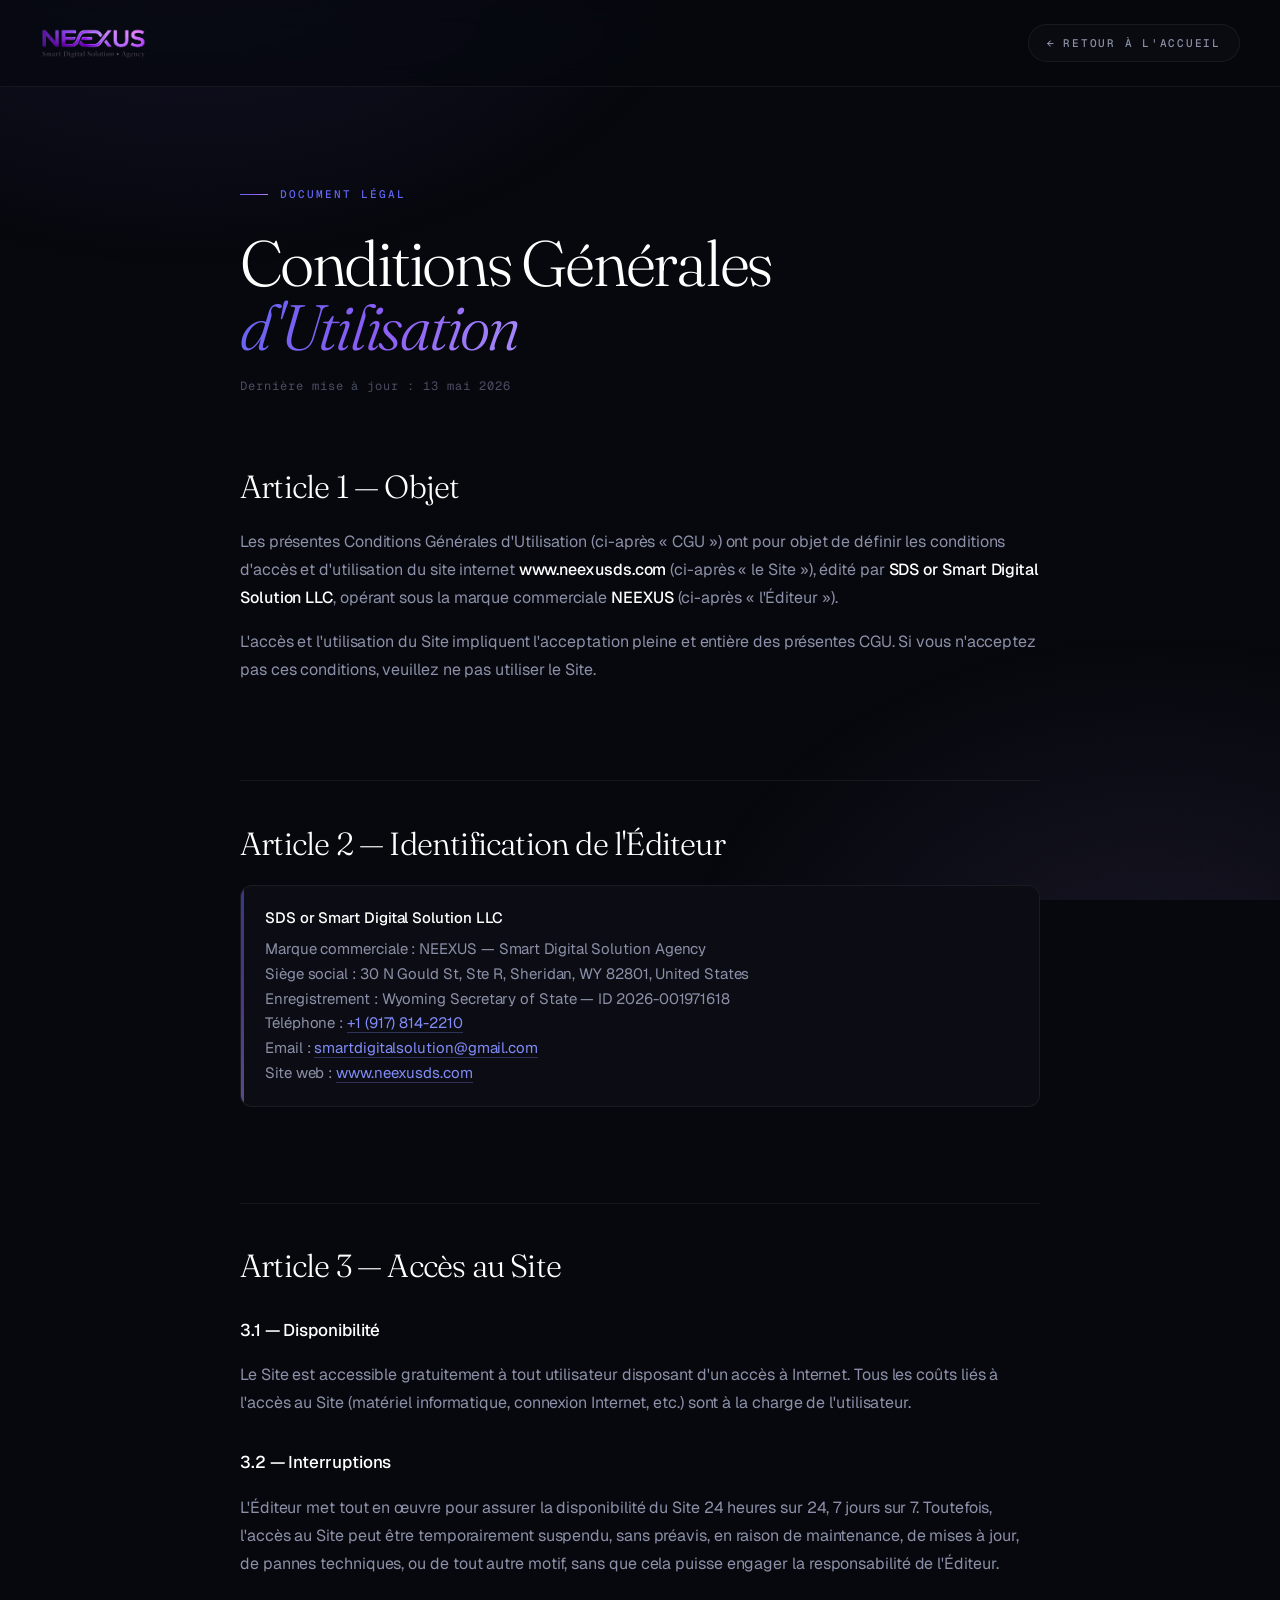
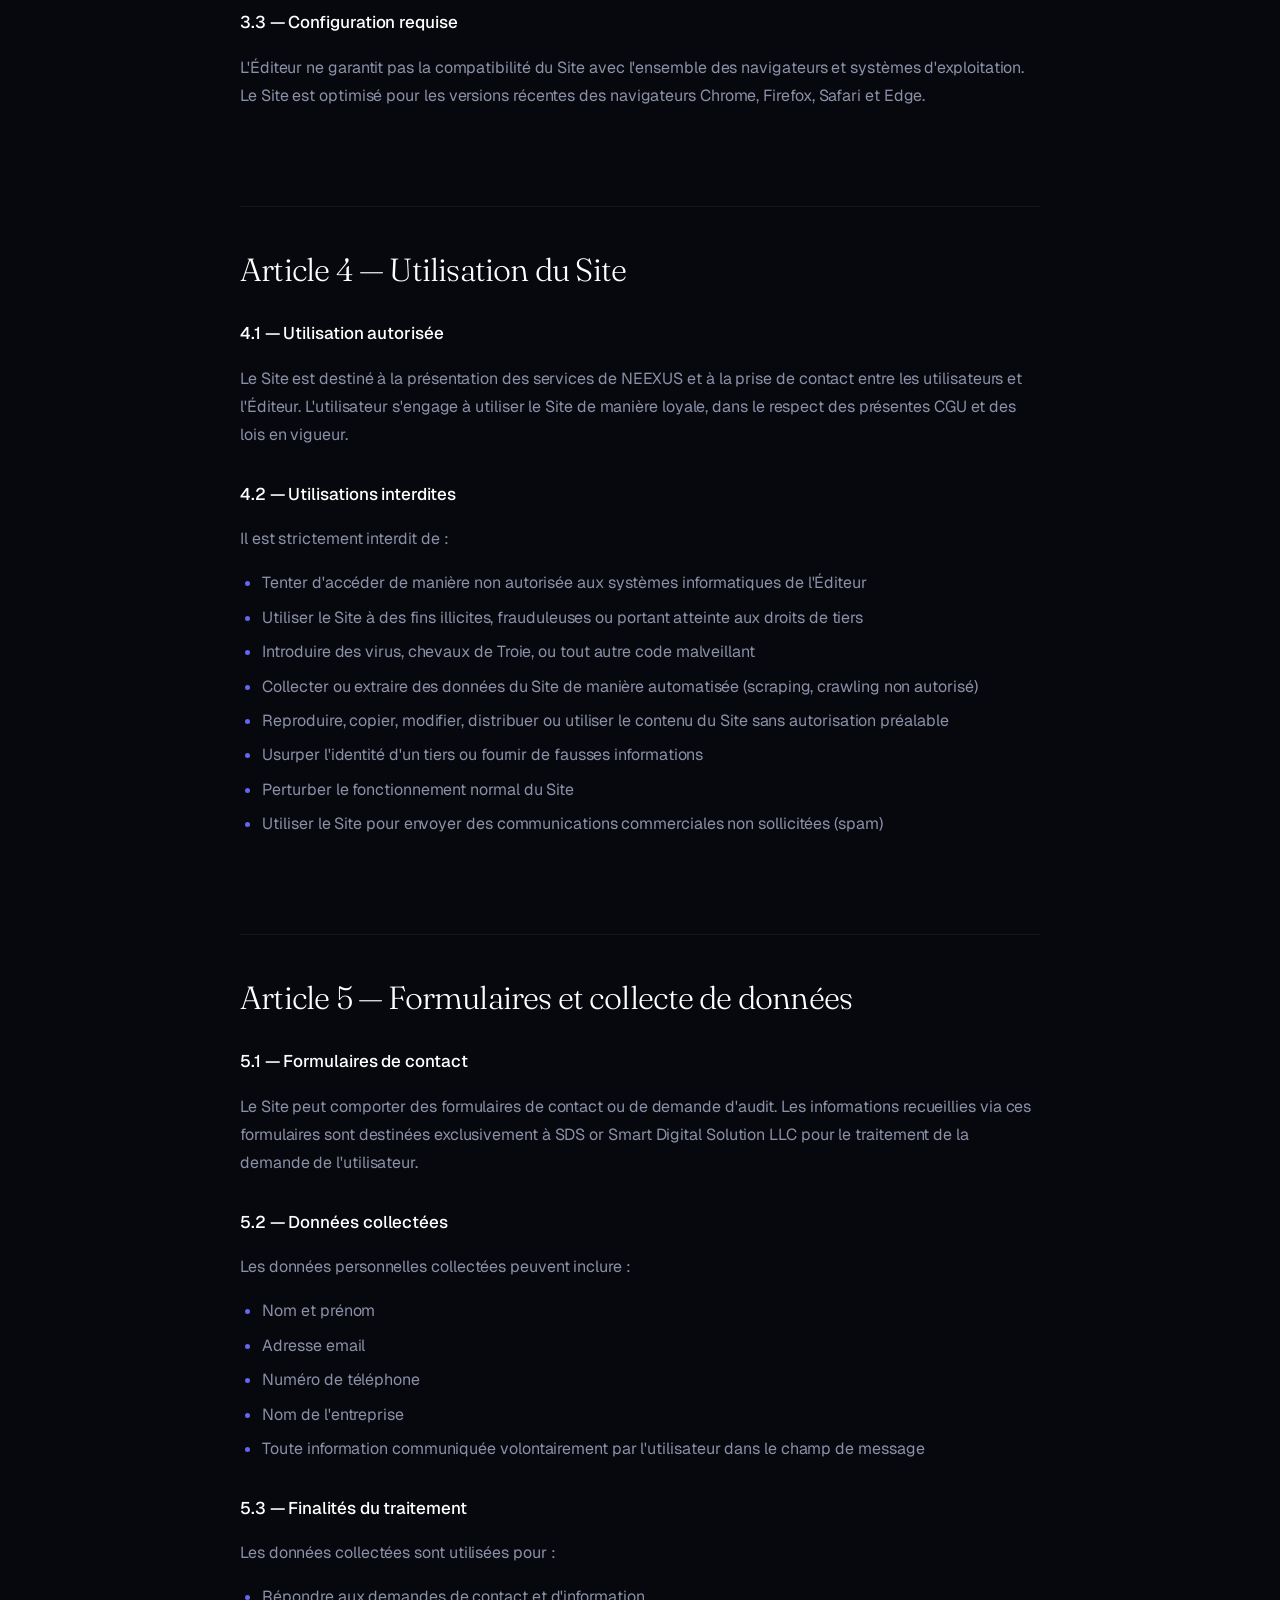
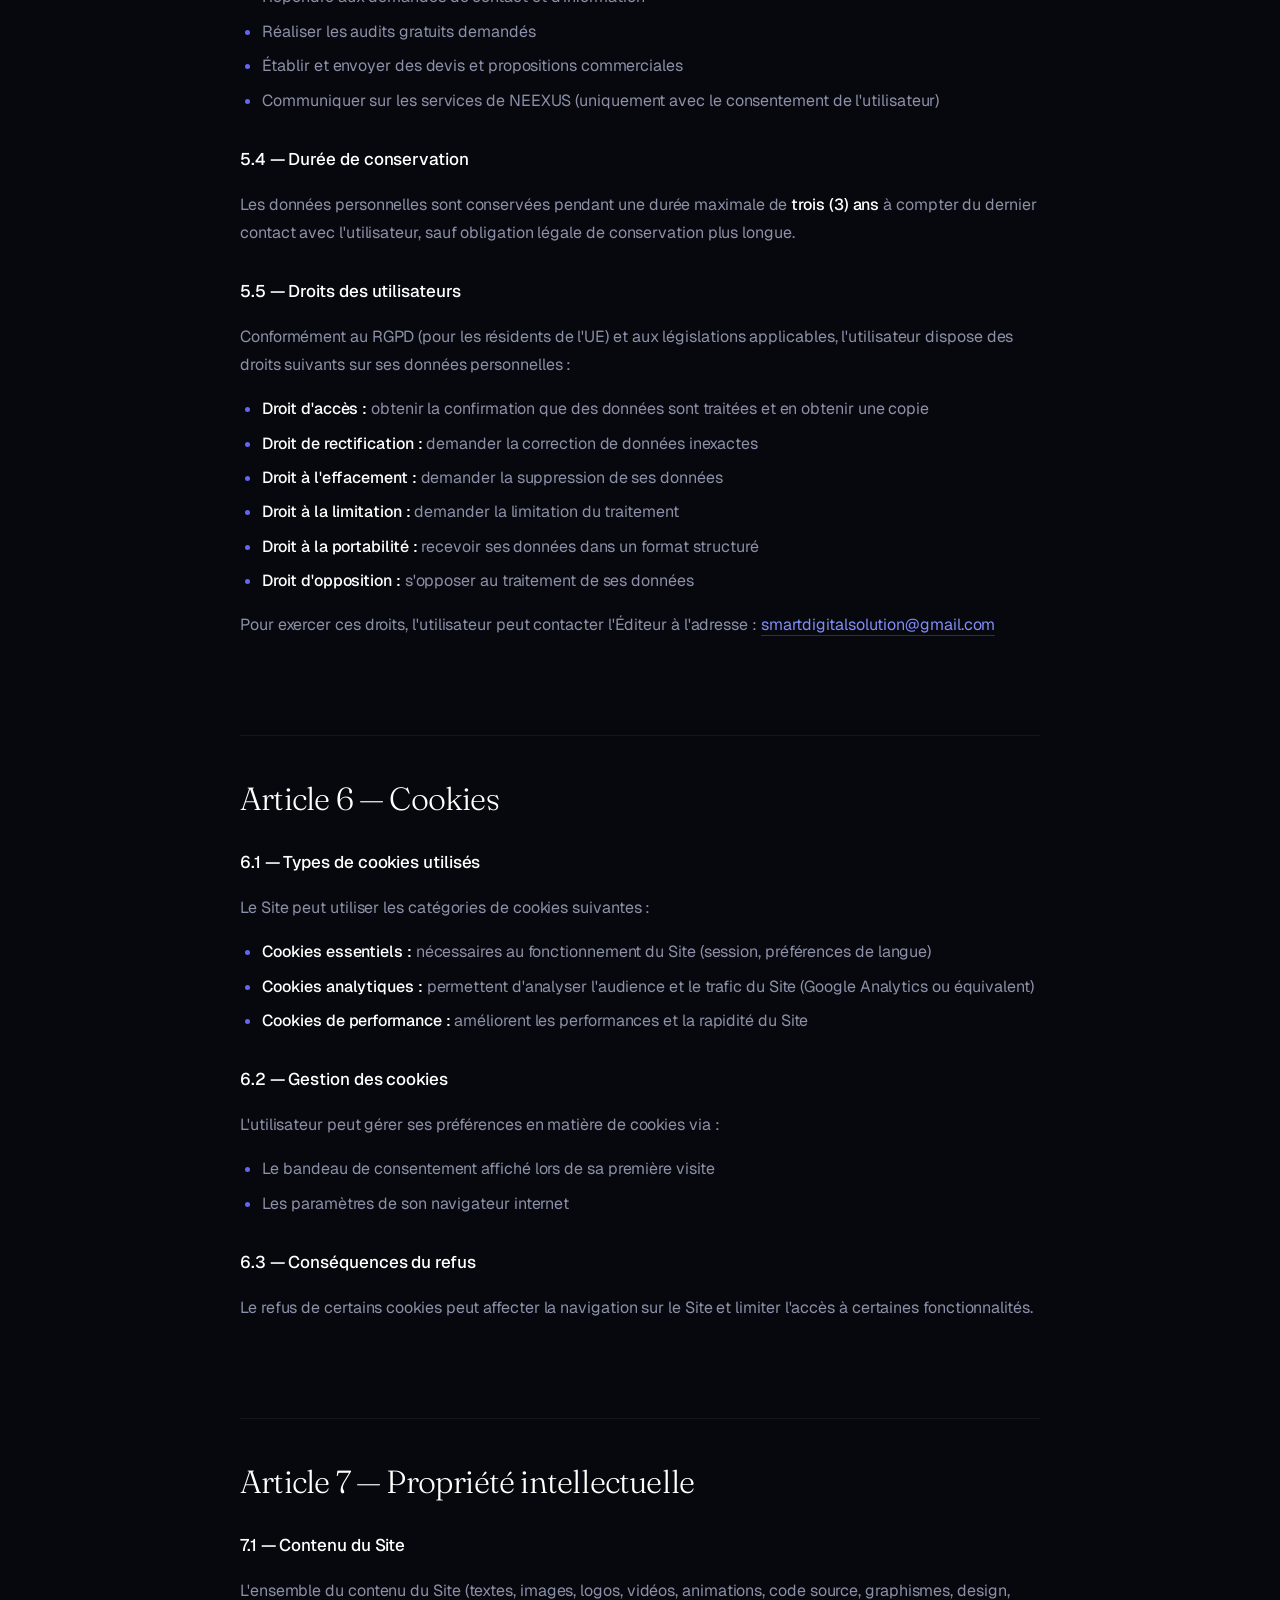
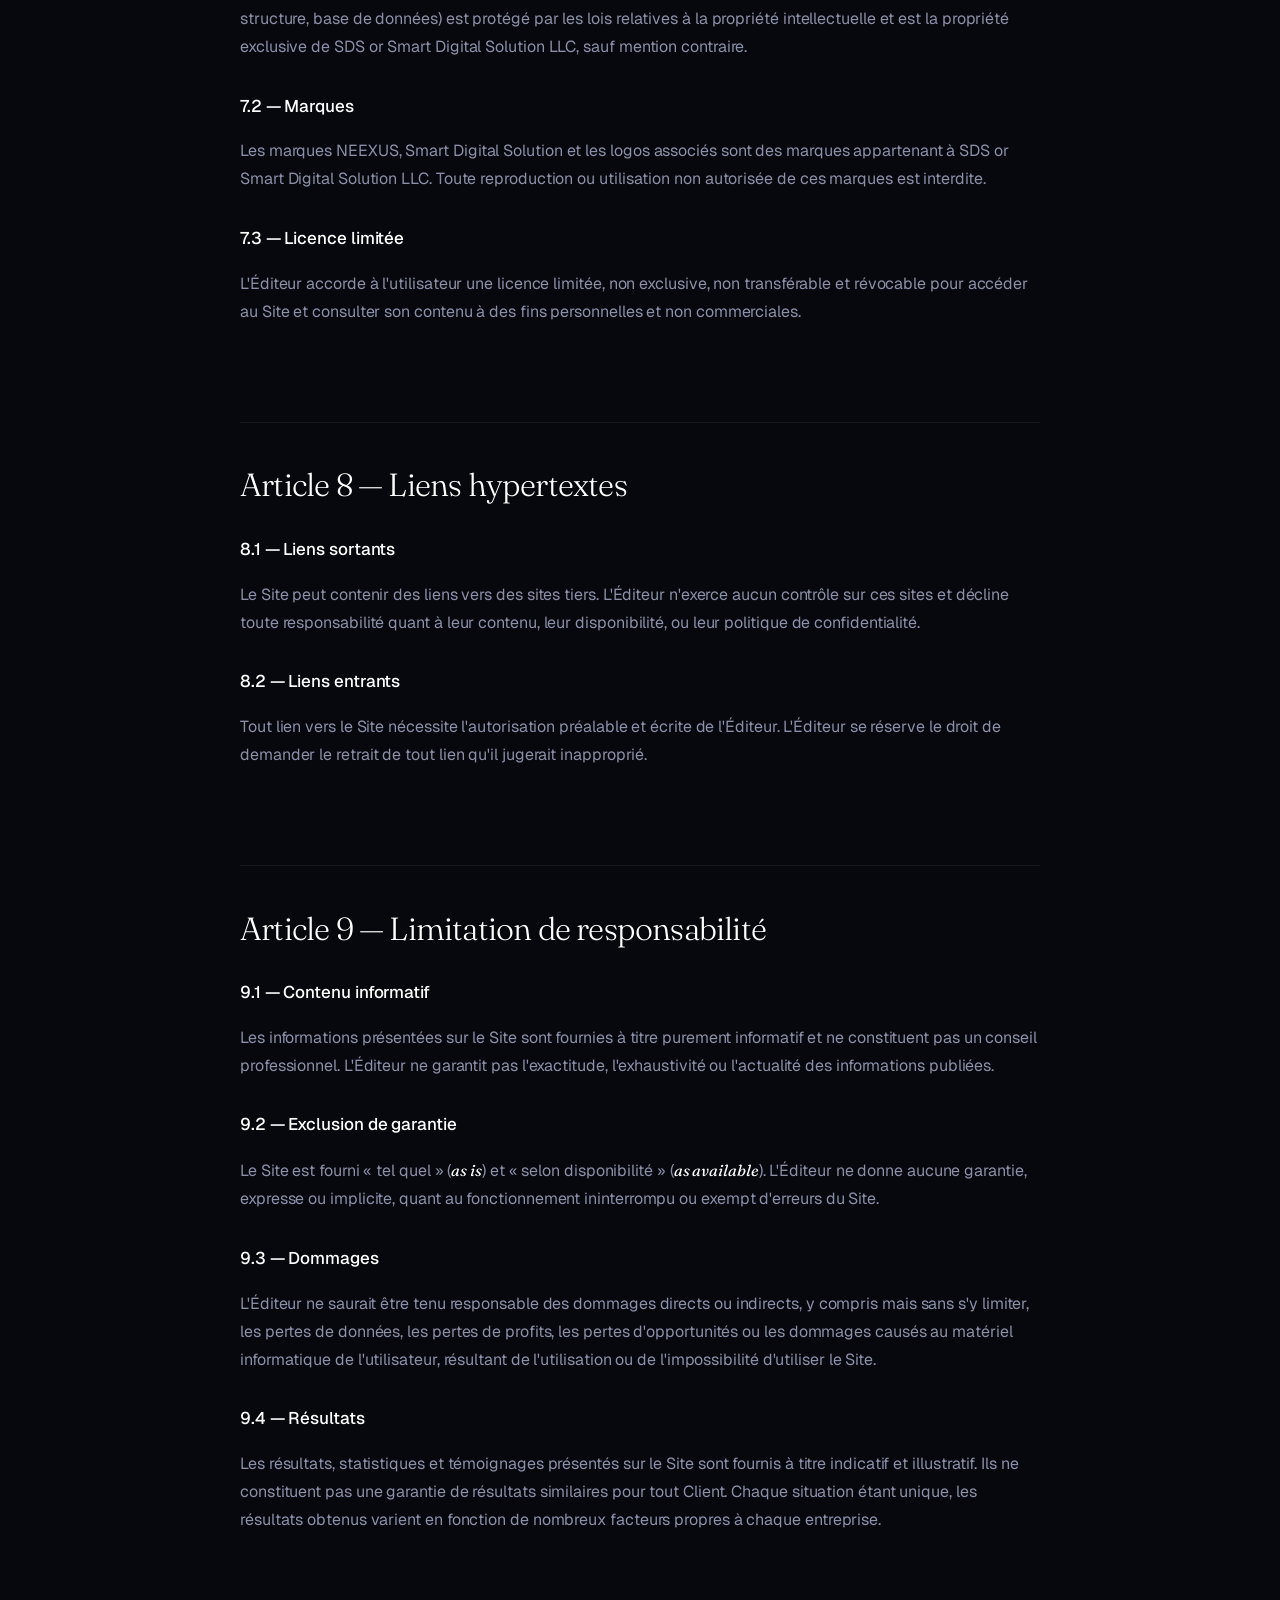
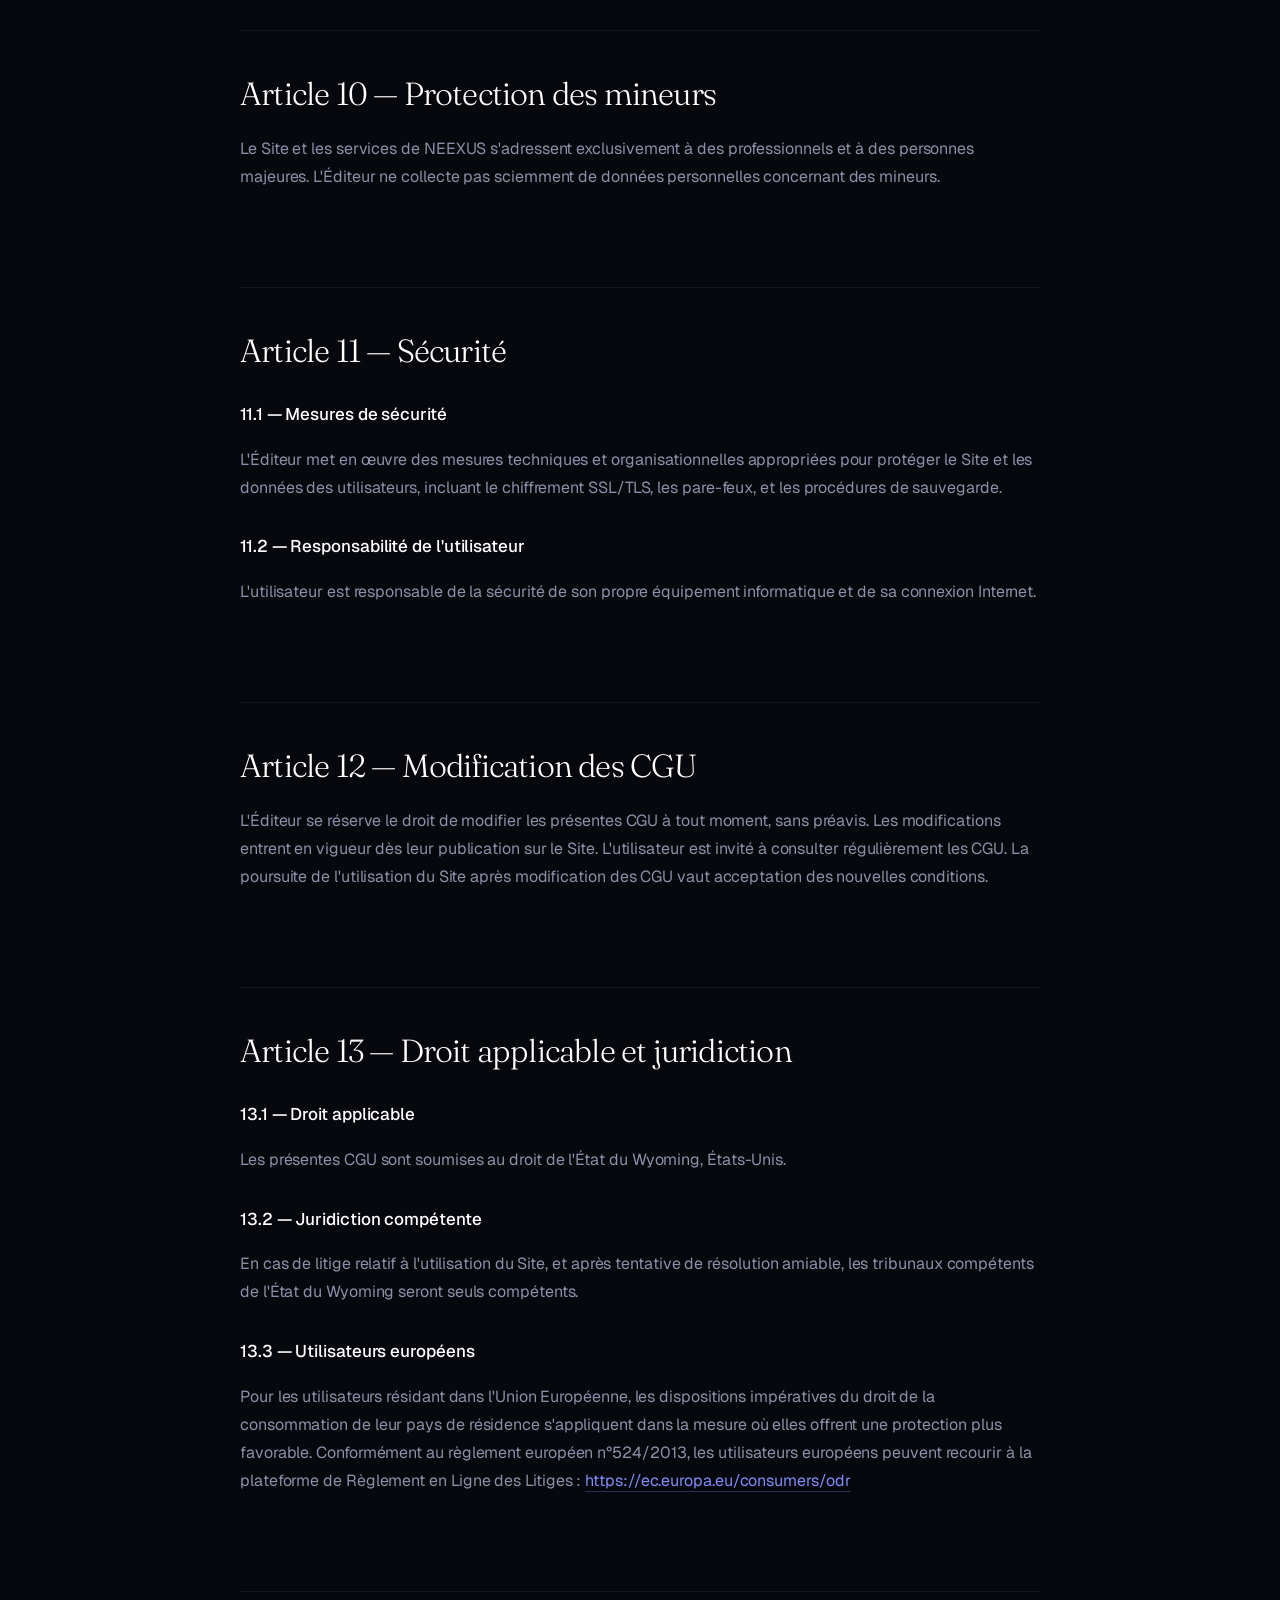
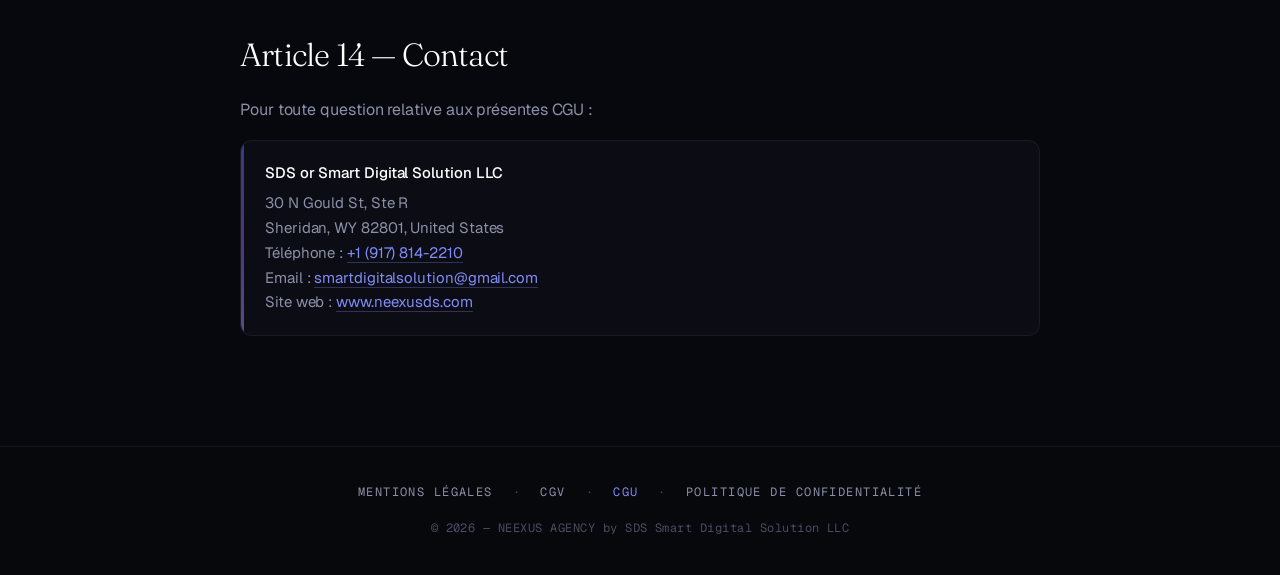
<file: cgu.html>
<!DOCTYPE html>
<html lang="fr">
<head>
<meta charset="UTF-8">
<meta name="viewport" content="width=device-width,initial-scale=1.0">
<title>Conditions Générales d'Utilisation (CGU) — NEEXUS</title>
<meta name="description" content="Conditions Générales d'Utilisation du site neexusds.com édité par NEEXUS — Smart Digital Solution Agency.">
<meta name="robots" content="index,follow">
<link rel="icon" type="image/png" href="favicon.png">
<meta name="theme-color" content="#07080d">
<link rel="preconnect" href="https://fonts.googleapis.com">
<link rel="preconnect" href="https://fonts.gstatic.com" crossorigin>
<link href="https://fonts.googleapis.com/css2?family=Fraunces:ital,opsz,wght@0,9..144,300;0,9..144,400;0,9..144,500;1,9..144,300;1,9..144,400&family=Geist+Mono:wght@400;500&family=Geist:wght@300;400;500;600&display=swap" rel="stylesheet">
<link rel="stylesheet" href="legal.css">
</head>
<body>

<nav class="legal-nav">
  <a href="index.html" class="logo" aria-label="Neexus — retour à l'accueil">
    <img src="Logo_neexus.png" alt="Neexus">
  </a>
  <a href="index.html" class="back-link">
    <span class="arrow">←</span> Retour à l'accueil
  </a>
</nav>

<main class="legal-main">
  <header class="legal-header">
    <div class="legal-eyebrow">Document légal</div>
    <h1 class="legal-title">Conditions Générales <span class="grad">d'Utilisation</span></h1>
    <p class="legal-meta">Dernière mise à jour : 13 mai 2026</p>
  </header>

  <article class="legal-article">

    <h2>Article 1 — Objet</h2>
    <p>Les présentes Conditions Générales d'Utilisation (ci-après « CGU ») ont pour objet de définir les conditions d'accès et d'utilisation du site internet <strong>www.neexusds.com</strong> (ci-après « le Site »), édité par <strong>SDS or Smart Digital Solution LLC</strong>, opérant sous la marque commerciale <strong>NEEXUS</strong> (ci-après « l'Éditeur »).</p>
    <p>L'accès et l'utilisation du Site impliquent l'acceptation pleine et entière des présentes CGU. Si vous n'acceptez pas ces conditions, veuillez ne pas utiliser le Site.</p>

    <h2>Article 2 — Identification de l'Éditeur</h2>
    <div class="legal-info-box">
      <strong>SDS or Smart Digital Solution LLC</strong>
      Marque commerciale : NEEXUS — Smart Digital Solution Agency<br>
      Siège social : 30 N Gould St, Ste R, Sheridan, WY 82801, United States<br>
      Enregistrement : Wyoming Secretary of State — ID 2026-001971618<br>
      Téléphone : <a href="https://wa.me/19178142210" target="_blank" rel="noopener">+1 (917) 814-2210</a><br>
      Email : <a href="mailto:smartdigitalsolution@gmail.com">smartdigitalsolution@gmail.com</a><br>
      Site web : <a href="https://www.neexusds.com">www.neexusds.com</a>
    </div>

    <h2>Article 3 — Accès au Site</h2>

    <h3>3.1 — Disponibilité</h3>
    <p>Le Site est accessible gratuitement à tout utilisateur disposant d'un accès à Internet. Tous les coûts liés à l'accès au Site (matériel informatique, connexion Internet, etc.) sont à la charge de l'utilisateur.</p>

    <h3>3.2 — Interruptions</h3>
    <p>L'Éditeur met tout en œuvre pour assurer la disponibilité du Site 24 heures sur 24, 7 jours sur 7. Toutefois, l'accès au Site peut être temporairement suspendu, sans préavis, en raison de maintenance, de mises à jour, de pannes techniques, ou de tout autre motif, sans que cela puisse engager la responsabilité de l'Éditeur.</p>

    <h3>3.3 — Configuration requise</h3>
    <p>L'Éditeur ne garantit pas la compatibilité du Site avec l'ensemble des navigateurs et systèmes d'exploitation. Le Site est optimisé pour les versions récentes des navigateurs Chrome, Firefox, Safari et Edge.</p>

    <h2>Article 4 — Utilisation du Site</h2>

    <h3>4.1 — Utilisation autorisée</h3>
    <p>Le Site est destiné à la présentation des services de NEEXUS et à la prise de contact entre les utilisateurs et l'Éditeur. L'utilisateur s'engage à utiliser le Site de manière loyale, dans le respect des présentes CGU et des lois en vigueur.</p>

    <h3>4.2 — Utilisations interdites</h3>
    <p>Il est strictement interdit de :</p>
    <ul>
      <li>Tenter d'accéder de manière non autorisée aux systèmes informatiques de l'Éditeur</li>
      <li>Utiliser le Site à des fins illicites, frauduleuses ou portant atteinte aux droits de tiers</li>
      <li>Introduire des virus, chevaux de Troie, ou tout autre code malveillant</li>
      <li>Collecter ou extraire des données du Site de manière automatisée (scraping, crawling non autorisé)</li>
      <li>Reproduire, copier, modifier, distribuer ou utiliser le contenu du Site sans autorisation préalable</li>
      <li>Usurper l'identité d'un tiers ou fournir de fausses informations</li>
      <li>Perturber le fonctionnement normal du Site</li>
      <li>Utiliser le Site pour envoyer des communications commerciales non sollicitées (spam)</li>
    </ul>

    <h2>Article 5 — Formulaires et collecte de données</h2>

    <h3>5.1 — Formulaires de contact</h3>
    <p>Le Site peut comporter des formulaires de contact ou de demande d'audit. Les informations recueillies via ces formulaires sont destinées exclusivement à SDS or Smart Digital Solution LLC pour le traitement de la demande de l'utilisateur.</p>

    <h3>5.2 — Données collectées</h3>
    <p>Les données personnelles collectées peuvent inclure :</p>
    <ul>
      <li>Nom et prénom</li>
      <li>Adresse email</li>
      <li>Numéro de téléphone</li>
      <li>Nom de l'entreprise</li>
      <li>Toute information communiquée volontairement par l'utilisateur dans le champ de message</li>
    </ul>

    <h3>5.3 — Finalités du traitement</h3>
    <p>Les données collectées sont utilisées pour :</p>
    <ul>
      <li>Répondre aux demandes de contact et d'information</li>
      <li>Réaliser les audits gratuits demandés</li>
      <li>Établir et envoyer des devis et propositions commerciales</li>
      <li>Communiquer sur les services de NEEXUS (uniquement avec le consentement de l'utilisateur)</li>
    </ul>

    <h3>5.4 — Durée de conservation</h3>
    <p>Les données personnelles sont conservées pendant une durée maximale de <strong>trois (3) ans</strong> à compter du dernier contact avec l'utilisateur, sauf obligation légale de conservation plus longue.</p>

    <h3>5.5 — Droits des utilisateurs</h3>
    <p>Conformément au RGPD (pour les résidents de l'UE) et aux législations applicables, l'utilisateur dispose des droits suivants sur ses données personnelles :</p>
    <ul>
      <li><strong>Droit d'accès :</strong> obtenir la confirmation que des données sont traitées et en obtenir une copie</li>
      <li><strong>Droit de rectification :</strong> demander la correction de données inexactes</li>
      <li><strong>Droit à l'effacement :</strong> demander la suppression de ses données</li>
      <li><strong>Droit à la limitation :</strong> demander la limitation du traitement</li>
      <li><strong>Droit à la portabilité :</strong> recevoir ses données dans un format structuré</li>
      <li><strong>Droit d'opposition :</strong> s'opposer au traitement de ses données</li>
    </ul>
    <p>Pour exercer ces droits, l'utilisateur peut contacter l'Éditeur à l'adresse : <a href="mailto:smartdigitalsolution@gmail.com">smartdigitalsolution@gmail.com</a></p>

    <h2>Article 6 — Cookies</h2>

    <h3>6.1 — Types de cookies utilisés</h3>
    <p>Le Site peut utiliser les catégories de cookies suivantes :</p>
    <ul>
      <li><strong>Cookies essentiels :</strong> nécessaires au fonctionnement du Site (session, préférences de langue)</li>
      <li><strong>Cookies analytiques :</strong> permettent d'analyser l'audience et le trafic du Site (Google Analytics ou équivalent)</li>
      <li><strong>Cookies de performance :</strong> améliorent les performances et la rapidité du Site</li>
    </ul>

    <h3>6.2 — Gestion des cookies</h3>
    <p>L'utilisateur peut gérer ses préférences en matière de cookies via :</p>
    <ul>
      <li>Le bandeau de consentement affiché lors de sa première visite</li>
      <li>Les paramètres de son navigateur internet</li>
    </ul>

    <h3>6.3 — Conséquences du refus</h3>
    <p>Le refus de certains cookies peut affecter la navigation sur le Site et limiter l'accès à certaines fonctionnalités.</p>

    <h2>Article 7 — Propriété intellectuelle</h2>

    <h3>7.1 — Contenu du Site</h3>
    <p>L'ensemble du contenu du Site (textes, images, logos, vidéos, animations, code source, graphismes, design, structure, base de données) est protégé par les lois relatives à la propriété intellectuelle et est la propriété exclusive de SDS or Smart Digital Solution LLC, sauf mention contraire.</p>

    <h3>7.2 — Marques</h3>
    <p>Les marques NEEXUS, Smart Digital Solution et les logos associés sont des marques appartenant à SDS or Smart Digital Solution LLC. Toute reproduction ou utilisation non autorisée de ces marques est interdite.</p>

    <h3>7.3 — Licence limitée</h3>
    <p>L'Éditeur accorde à l'utilisateur une licence limitée, non exclusive, non transférable et révocable pour accéder au Site et consulter son contenu à des fins personnelles et non commerciales.</p>

    <h2>Article 8 — Liens hypertextes</h2>

    <h3>8.1 — Liens sortants</h3>
    <p>Le Site peut contenir des liens vers des sites tiers. L'Éditeur n'exerce aucun contrôle sur ces sites et décline toute responsabilité quant à leur contenu, leur disponibilité, ou leur politique de confidentialité.</p>

    <h3>8.2 — Liens entrants</h3>
    <p>Tout lien vers le Site nécessite l'autorisation préalable et écrite de l'Éditeur. L'Éditeur se réserve le droit de demander le retrait de tout lien qu'il jugerait inapproprié.</p>

    <h2>Article 9 — Limitation de responsabilité</h2>

    <h3>9.1 — Contenu informatif</h3>
    <p>Les informations présentées sur le Site sont fournies à titre purement informatif et ne constituent pas un conseil professionnel. L'Éditeur ne garantit pas l'exactitude, l'exhaustivité ou l'actualité des informations publiées.</p>

    <h3>9.2 — Exclusion de garantie</h3>
    <p>Le Site est fourni « tel quel » (<em>as is</em>) et « selon disponibilité » (<em>as available</em>). L'Éditeur ne donne aucune garantie, expresse ou implicite, quant au fonctionnement ininterrompu ou exempt d'erreurs du Site.</p>

    <h3>9.3 — Dommages</h3>
    <p>L'Éditeur ne saurait être tenu responsable des dommages directs ou indirects, y compris mais sans s'y limiter, les pertes de données, les pertes de profits, les pertes d'opportunités ou les dommages causés au matériel informatique de l'utilisateur, résultant de l'utilisation ou de l'impossibilité d'utiliser le Site.</p>

    <h3>9.4 — Résultats</h3>
    <p>Les résultats, statistiques et témoignages présentés sur le Site sont fournis à titre indicatif et illustratif. Ils ne constituent pas une garantie de résultats similaires pour tout Client. Chaque situation étant unique, les résultats obtenus varient en fonction de nombreux facteurs propres à chaque entreprise.</p>

    <h2>Article 10 — Protection des mineurs</h2>
    <p>Le Site et les services de NEEXUS s'adressent exclusivement à des professionnels et à des personnes majeures. L'Éditeur ne collecte pas sciemment de données personnelles concernant des mineurs.</p>

    <h2>Article 11 — Sécurité</h2>

    <h3>11.1 — Mesures de sécurité</h3>
    <p>L'Éditeur met en œuvre des mesures techniques et organisationnelles appropriées pour protéger le Site et les données des utilisateurs, incluant le chiffrement SSL/TLS, les pare-feux, et les procédures de sauvegarde.</p>

    <h3>11.2 — Responsabilité de l'utilisateur</h3>
    <p>L'utilisateur est responsable de la sécurité de son propre équipement informatique et de sa connexion Internet.</p>

    <h2>Article 12 — Modification des CGU</h2>
    <p>L'Éditeur se réserve le droit de modifier les présentes CGU à tout moment, sans préavis. Les modifications entrent en vigueur dès leur publication sur le Site. L'utilisateur est invité à consulter régulièrement les CGU. La poursuite de l'utilisation du Site après modification des CGU vaut acceptation des nouvelles conditions.</p>

    <h2>Article 13 — Droit applicable et juridiction</h2>

    <h3>13.1 — Droit applicable</h3>
    <p>Les présentes CGU sont soumises au droit de l'État du Wyoming, États-Unis.</p>

    <h3>13.2 — Juridiction compétente</h3>
    <p>En cas de litige relatif à l'utilisation du Site, et après tentative de résolution amiable, les tribunaux compétents de l'État du Wyoming seront seuls compétents.</p>

    <h3>13.3 — Utilisateurs européens</h3>
    <p>Pour les utilisateurs résidant dans l'Union Européenne, les dispositions impératives du droit de la consommation de leur pays de résidence s'appliquent dans la mesure où elles offrent une protection plus favorable. Conformément au règlement européen n°524/2013, les utilisateurs européens peuvent recourir à la plateforme de Règlement en Ligne des Litiges : <a href="https://ec.europa.eu/consumers/odr" target="_blank" rel="noopener">https://ec.europa.eu/consumers/odr</a></p>

    <h2>Article 14 — Contact</h2>
    <p>Pour toute question relative aux présentes CGU :</p>
    <div class="legal-info-box">
      <strong>SDS or Smart Digital Solution LLC</strong>
      30 N Gould St, Ste R<br>
      Sheridan, WY 82801, United States<br>
      Téléphone : <a href="https://wa.me/19178142210" target="_blank" rel="noopener">+1 (917) 814-2210</a><br>
      Email : <a href="mailto:smartdigitalsolution@gmail.com">smartdigitalsolution@gmail.com</a><br>
      Site web : <a href="https://www.neexusds.com">www.neexusds.com</a>
    </div>

  </article>
</main>

<footer class="legal-footer">
  <div class="legal-links">
    <a href="mentions-legales.html">Mentions légales</a>
    <span class="sep">·</span>
    <a href="cgv.html">CGV</a>
    <span class="sep">·</span>
    <a href="cgu.html" class="current">CGU</a>
    <span class="sep">·</span>
    <a href="confidentialite.html">Politique de confidentialité</a>
  </div>
  <div>© 2026 — NEEXUS AGENCY by SDS Smart Digital Solution LLC</div>
</footer>

</body>
</html>
</file>
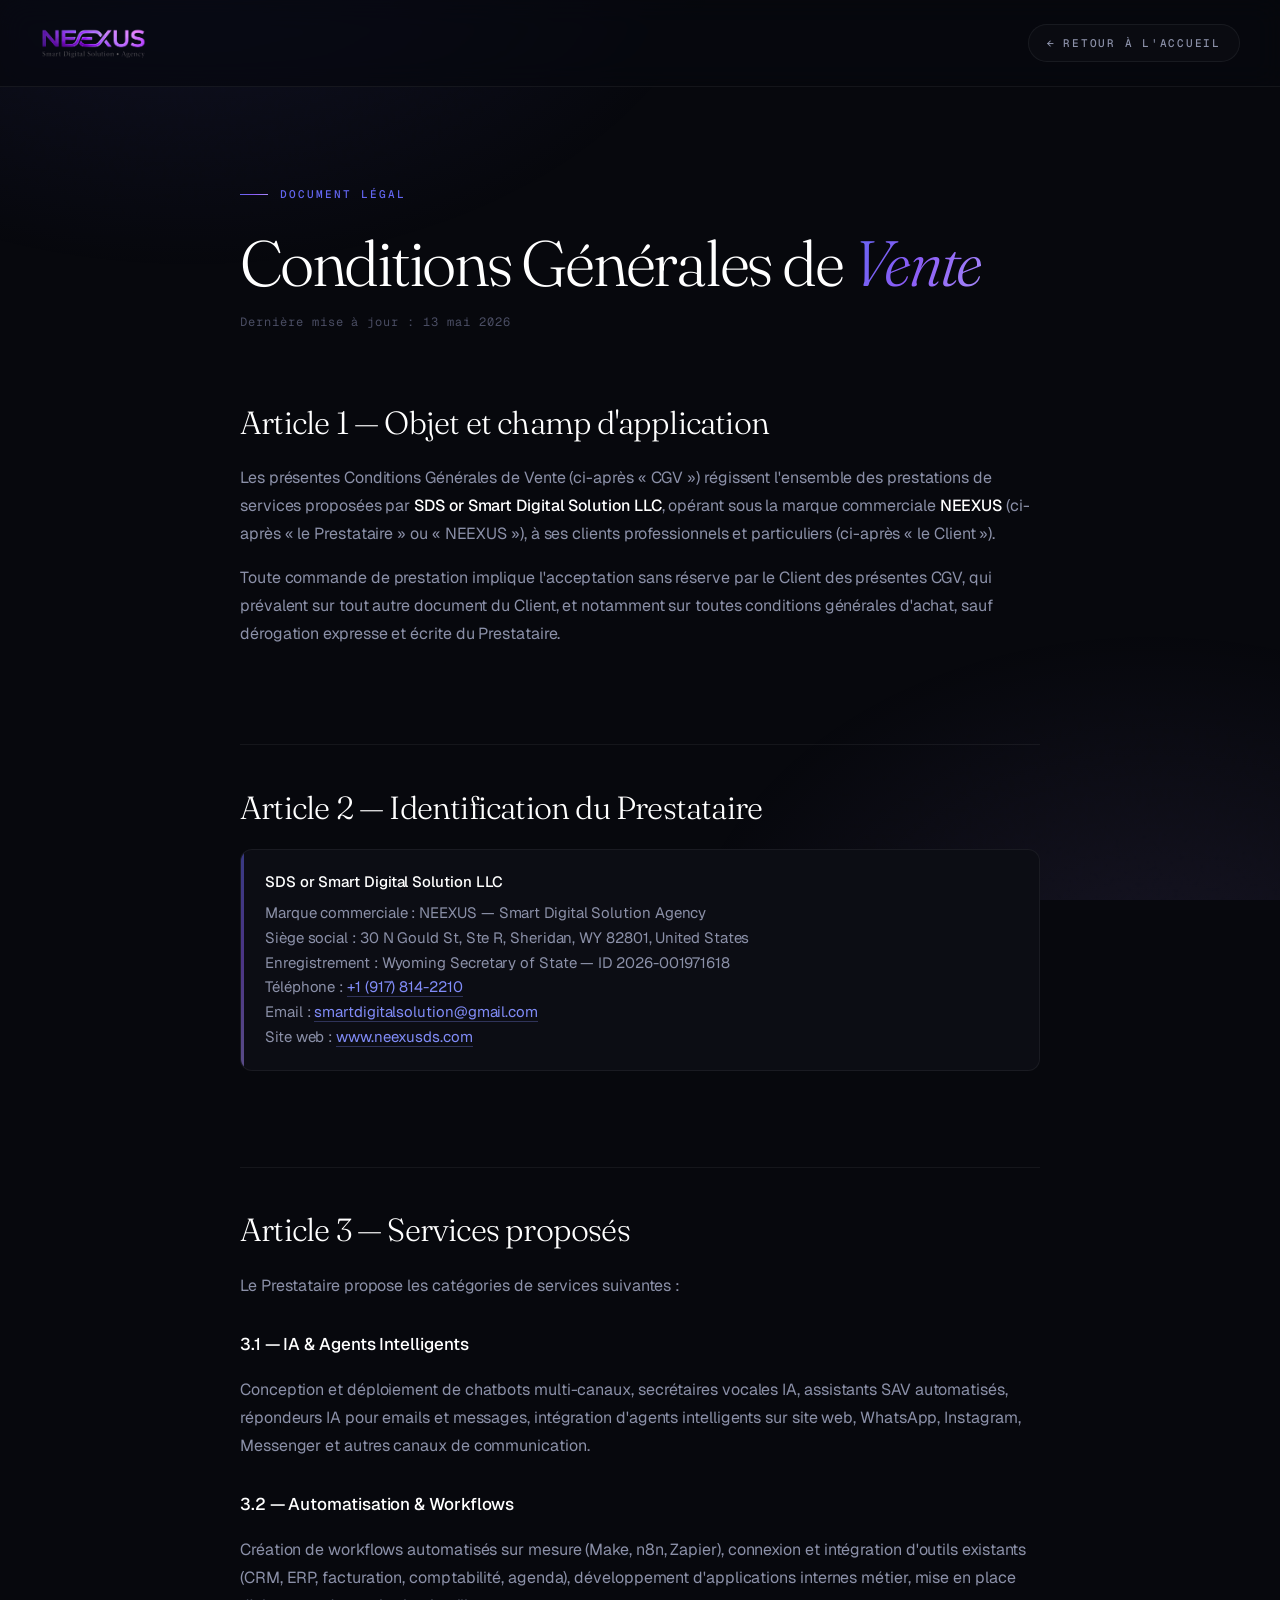
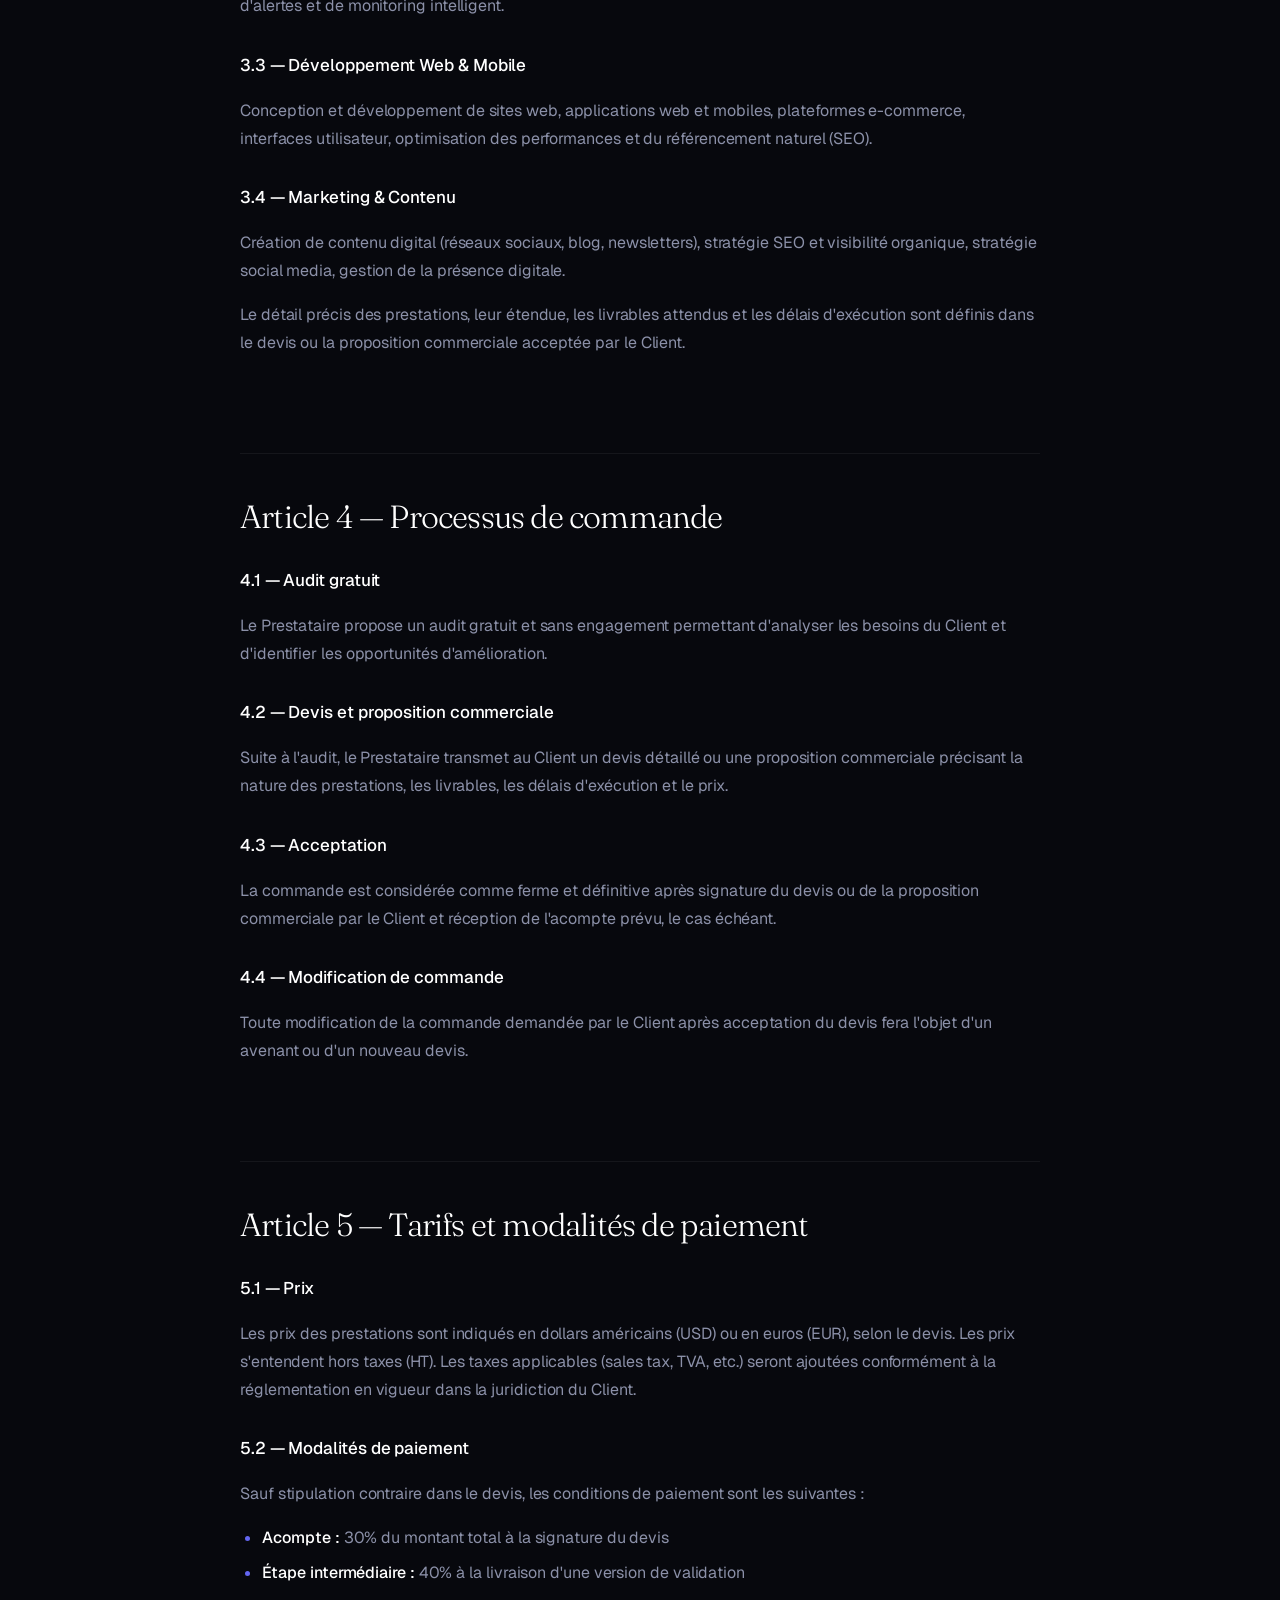
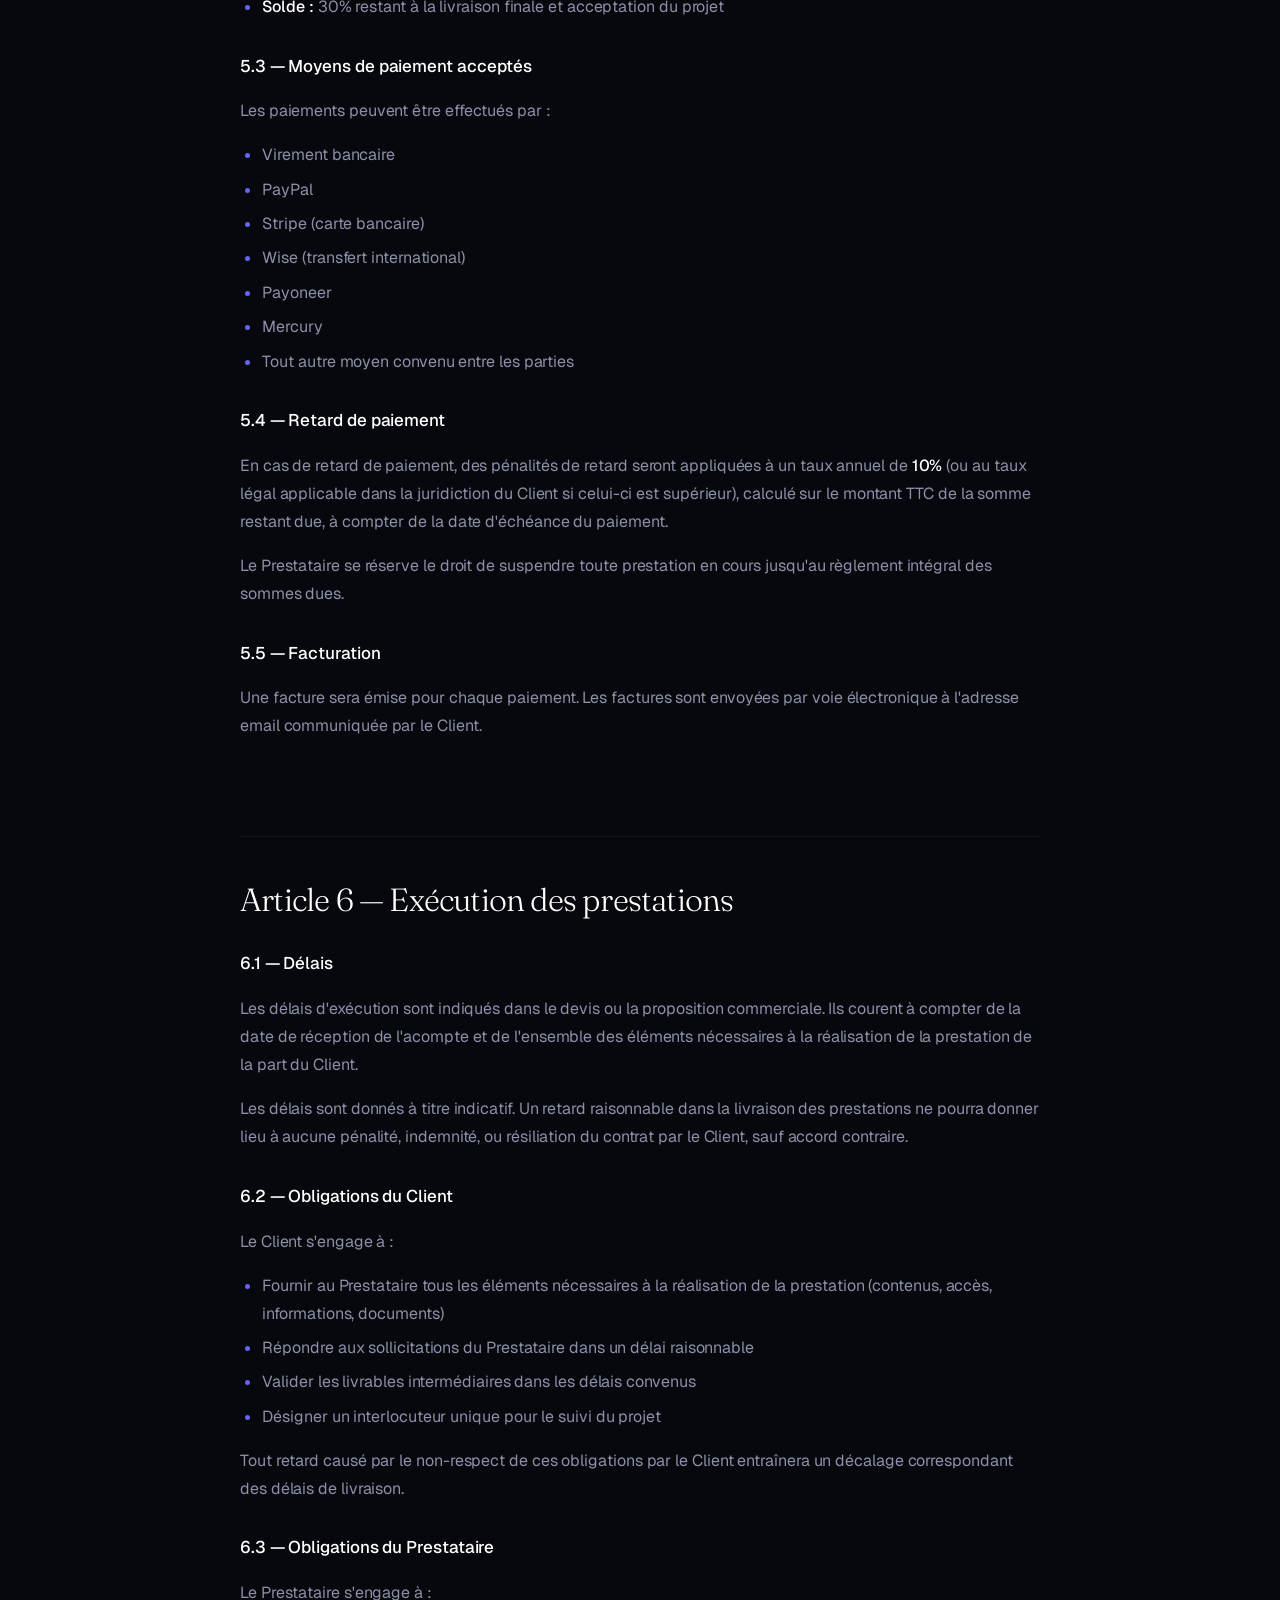
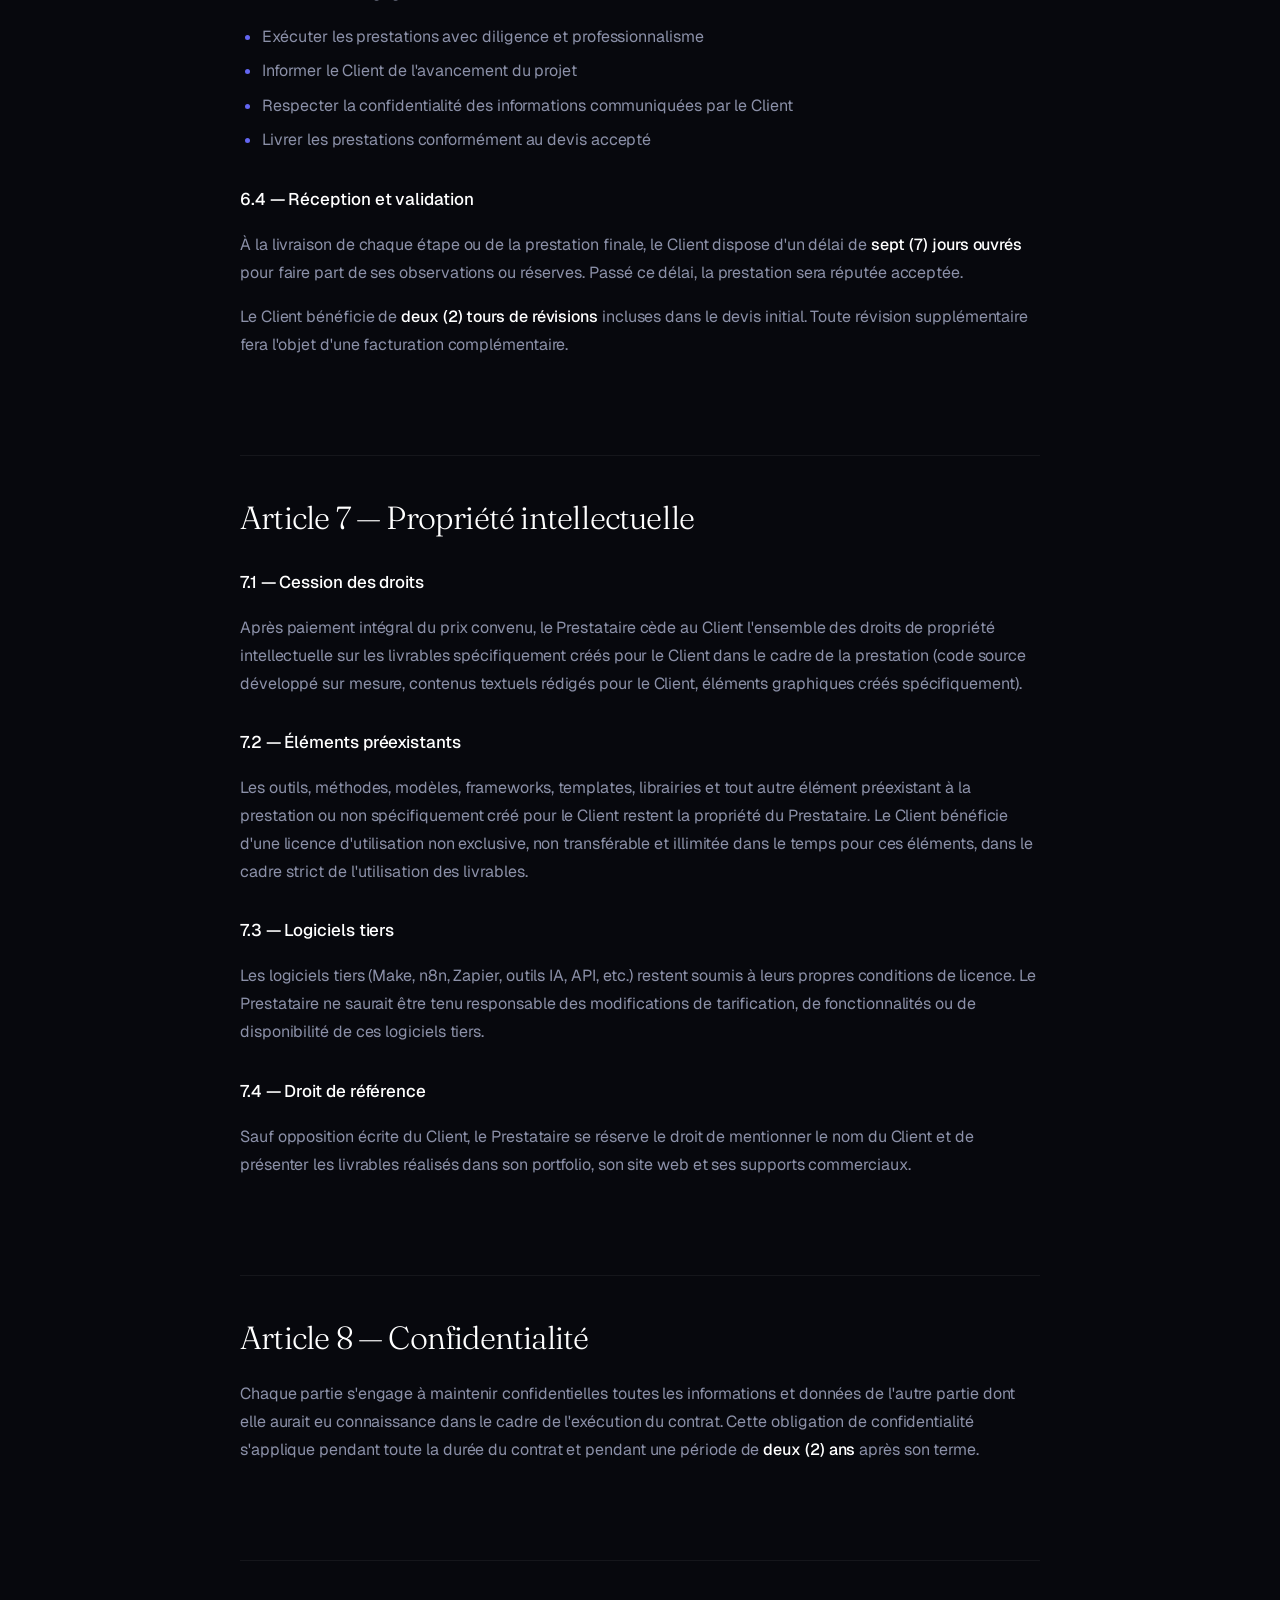
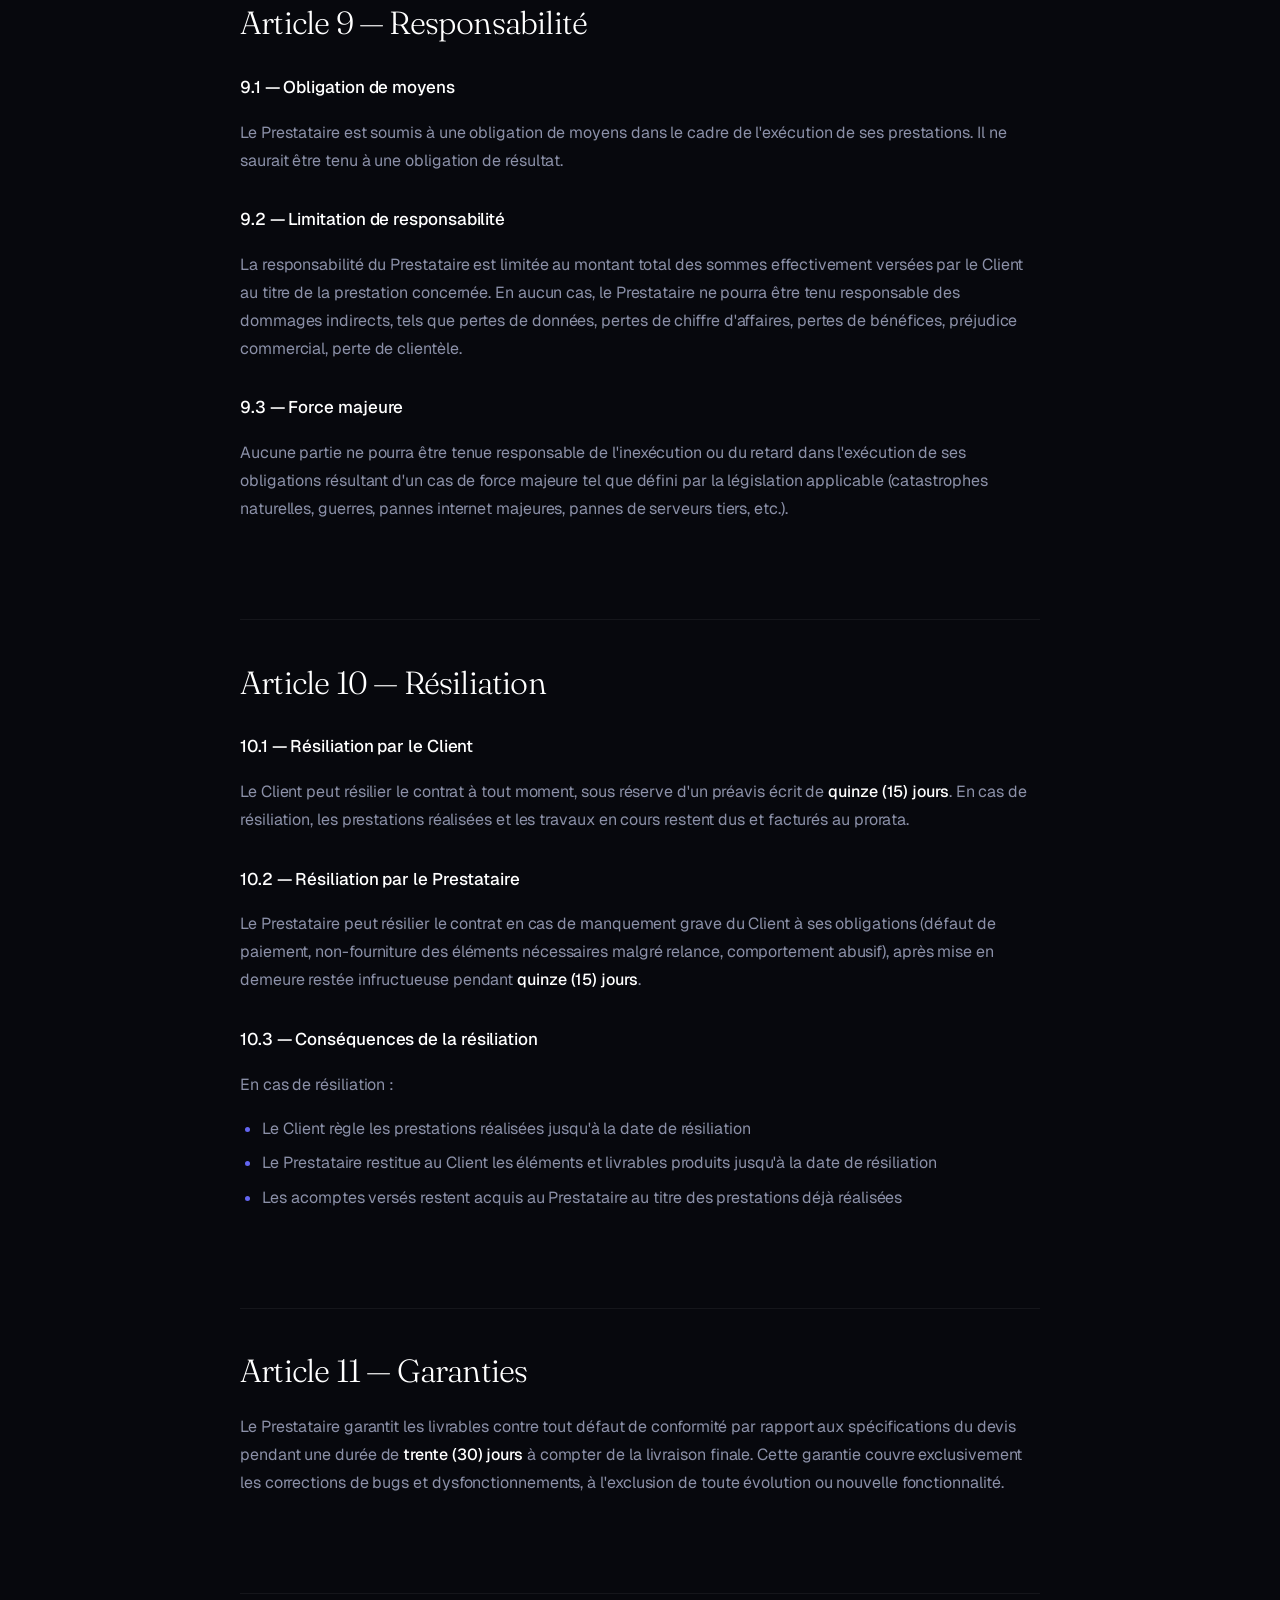
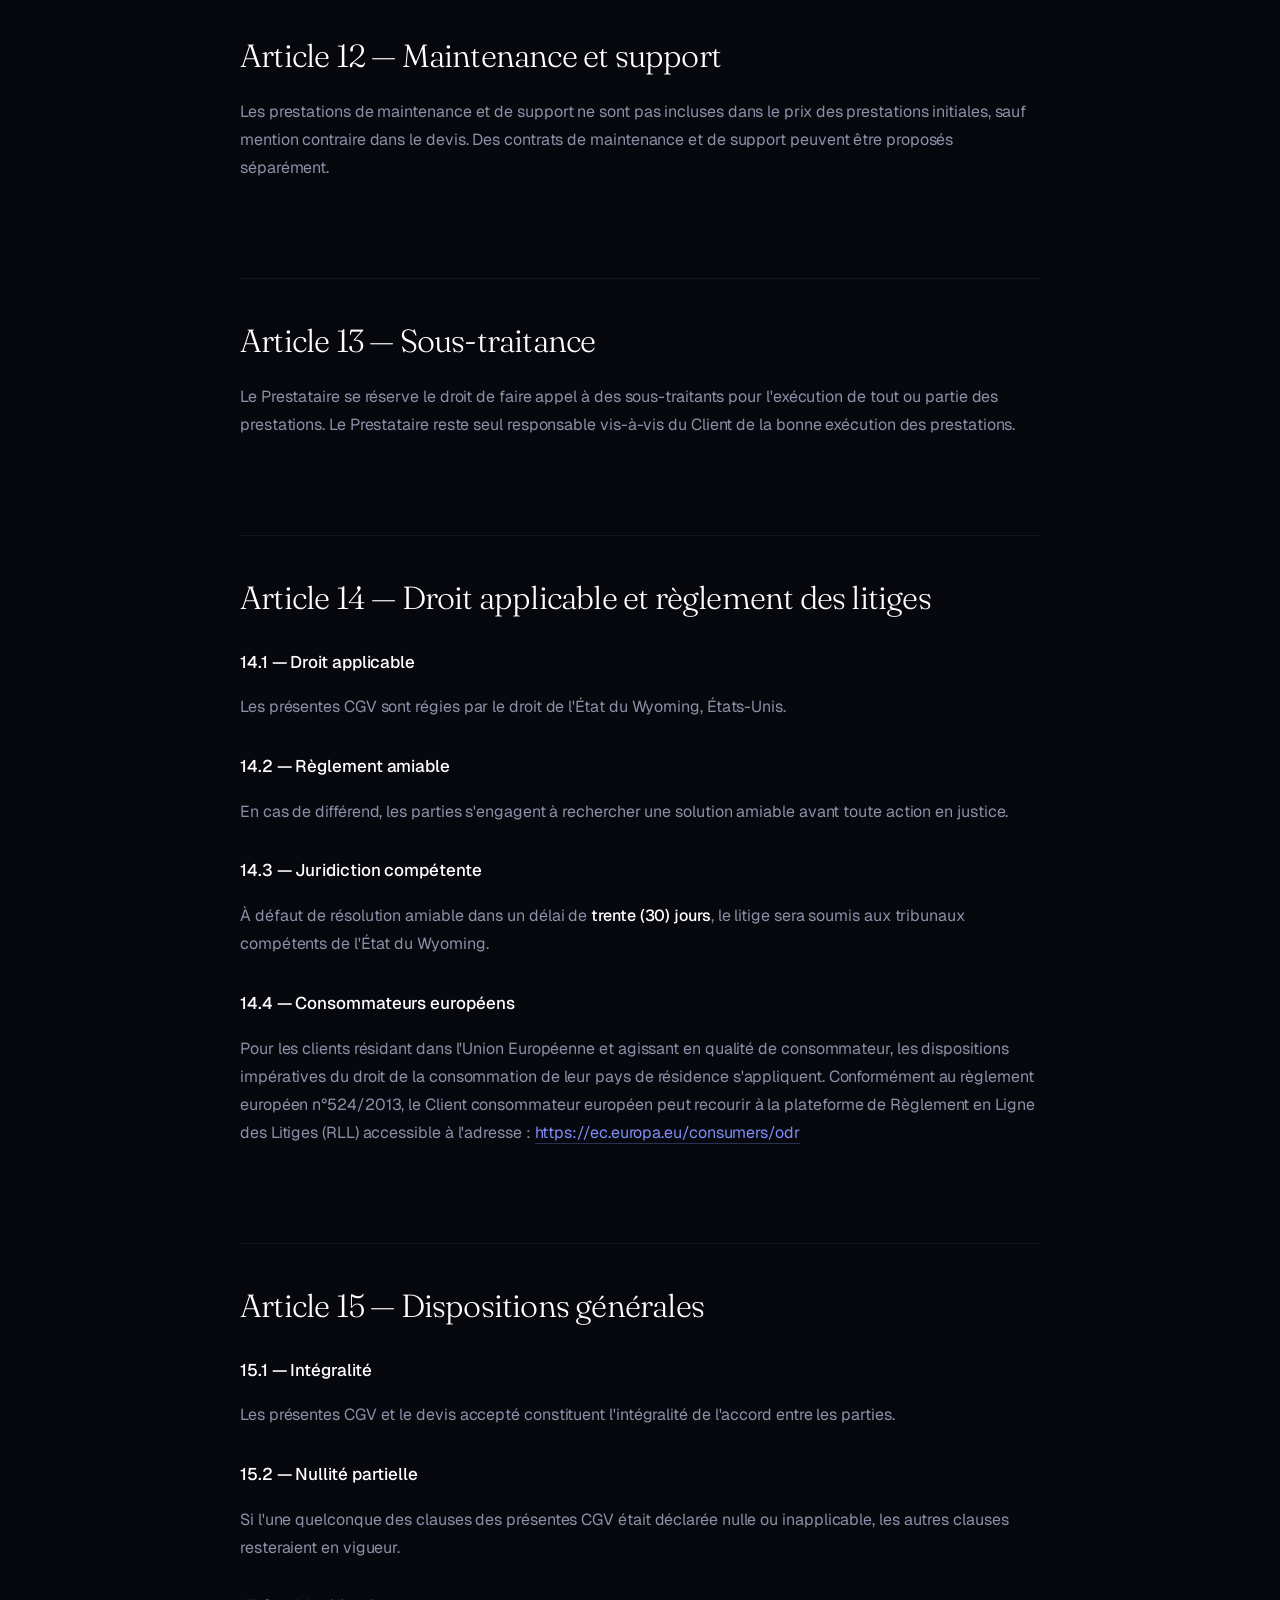
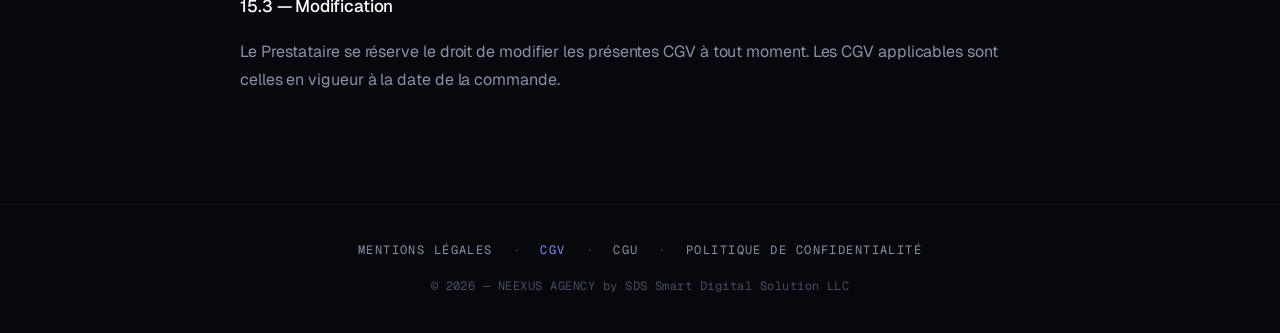
<file: cgv.html>
<!DOCTYPE html>
<html lang="fr">
<head>
<meta charset="UTF-8">
<meta name="viewport" content="width=device-width,initial-scale=1.0">
<title>Conditions Générales de Vente (CGV) — NEEXUS</title>
<meta name="description" content="Conditions Générales de Vente de NEEXUS — Smart Digital Solution Agency. Prestations, tarifs, modalités, droits et obligations.">
<meta name="robots" content="index,follow">
<link rel="icon" type="image/png" href="favicon.png">
<meta name="theme-color" content="#07080d">
<link rel="preconnect" href="https://fonts.googleapis.com">
<link rel="preconnect" href="https://fonts.gstatic.com" crossorigin>
<link href="https://fonts.googleapis.com/css2?family=Fraunces:ital,opsz,wght@0,9..144,300;0,9..144,400;0,9..144,500;1,9..144,300;1,9..144,400&family=Geist+Mono:wght@400;500&family=Geist:wght@300;400;500;600&display=swap" rel="stylesheet">
<link rel="stylesheet" href="legal.css">
</head>
<body>

<nav class="legal-nav">
  <a href="index.html" class="logo" aria-label="Neexus — retour à l'accueil">
    <img src="Logo_neexus.png" alt="Neexus">
  </a>
  <a href="index.html" class="back-link">
    <span class="arrow">←</span> Retour à l'accueil
  </a>
</nav>

<main class="legal-main">
  <header class="legal-header">
    <div class="legal-eyebrow">Document légal</div>
    <h1 class="legal-title">Conditions Générales de <span class="grad">Vente</span></h1>
    <p class="legal-meta">Dernière mise à jour : 13 mai 2026</p>
  </header>

  <article class="legal-article">

    <h2>Article 1 — Objet et champ d'application</h2>
    <p>Les présentes Conditions Générales de Vente (ci-après « CGV ») régissent l'ensemble des prestations de services proposées par <strong>SDS or Smart Digital Solution LLC</strong>, opérant sous la marque commerciale <strong>NEEXUS</strong> (ci-après « le Prestataire » ou « NEEXUS »), à ses clients professionnels et particuliers (ci-après « le Client »).</p>
    <p>Toute commande de prestation implique l'acceptation sans réserve par le Client des présentes CGV, qui prévalent sur tout autre document du Client, et notamment sur toutes conditions générales d'achat, sauf dérogation expresse et écrite du Prestataire.</p>

    <h2>Article 2 — Identification du Prestataire</h2>
    <div class="legal-info-box">
      <strong>SDS or Smart Digital Solution LLC</strong>
      Marque commerciale : NEEXUS — Smart Digital Solution Agency<br>
      Siège social : 30 N Gould St, Ste R, Sheridan, WY 82801, United States<br>
      Enregistrement : Wyoming Secretary of State — ID 2026-001971618<br>
      Téléphone : <a href="https://wa.me/19178142210" target="_blank" rel="noopener">+1 (917) 814-2210</a><br>
      Email : <a href="mailto:smartdigitalsolution@gmail.com">smartdigitalsolution@gmail.com</a><br>
      Site web : <a href="https://www.neexusds.com">www.neexusds.com</a>
    </div>

    <h2>Article 3 — Services proposés</h2>
    <p>Le Prestataire propose les catégories de services suivantes :</p>

    <h3>3.1 — IA &amp; Agents Intelligents</h3>
    <p>Conception et déploiement de chatbots multi-canaux, secrétaires vocales IA, assistants SAV automatisés, répondeurs IA pour emails et messages, intégration d'agents intelligents sur site web, WhatsApp, Instagram, Messenger et autres canaux de communication.</p>

    <h3>3.2 — Automatisation &amp; Workflows</h3>
    <p>Création de workflows automatisés sur mesure (Make, n8n, Zapier), connexion et intégration d'outils existants (CRM, ERP, facturation, comptabilité, agenda), développement d'applications internes métier, mise en place d'alertes et de monitoring intelligent.</p>

    <h3>3.3 — Développement Web &amp; Mobile</h3>
    <p>Conception et développement de sites web, applications web et mobiles, plateformes e-commerce, interfaces utilisateur, optimisation des performances et du référencement naturel (SEO).</p>

    <h3>3.4 — Marketing &amp; Contenu</h3>
    <p>Création de contenu digital (réseaux sociaux, blog, newsletters), stratégie SEO et visibilité organique, stratégie social media, gestion de la présence digitale.</p>

    <p>Le détail précis des prestations, leur étendue, les livrables attendus et les délais d'exécution sont définis dans le devis ou la proposition commerciale acceptée par le Client.</p>

    <h2>Article 4 — Processus de commande</h2>

    <h3>4.1 — Audit gratuit</h3>
    <p>Le Prestataire propose un audit gratuit et sans engagement permettant d'analyser les besoins du Client et d'identifier les opportunités d'amélioration.</p>

    <h3>4.2 — Devis et proposition commerciale</h3>
    <p>Suite à l'audit, le Prestataire transmet au Client un devis détaillé ou une proposition commerciale précisant la nature des prestations, les livrables, les délais d'exécution et le prix.</p>

    <h3>4.3 — Acceptation</h3>
    <p>La commande est considérée comme ferme et définitive après signature du devis ou de la proposition commerciale par le Client et réception de l'acompte prévu, le cas échéant.</p>

    <h3>4.4 — Modification de commande</h3>
    <p>Toute modification de la commande demandée par le Client après acceptation du devis fera l'objet d'un avenant ou d'un nouveau devis.</p>

    <h2>Article 5 — Tarifs et modalités de paiement</h2>

    <h3>5.1 — Prix</h3>
    <p>Les prix des prestations sont indiqués en dollars américains (USD) ou en euros (EUR), selon le devis. Les prix s'entendent hors taxes (HT). Les taxes applicables (sales tax, TVA, etc.) seront ajoutées conformément à la réglementation en vigueur dans la juridiction du Client.</p>

    <h3>5.2 — Modalités de paiement</h3>
    <p>Sauf stipulation contraire dans le devis, les conditions de paiement sont les suivantes :</p>
    <ul>
      <li><strong>Acompte :</strong> 30% du montant total à la signature du devis</li>
      <li><strong>Étape intermédiaire :</strong> 40% à la livraison d'une version de validation</li>
      <li><strong>Solde :</strong> 30% restant à la livraison finale et acceptation du projet</li>
    </ul>

    <h3>5.3 — Moyens de paiement acceptés</h3>
    <p>Les paiements peuvent être effectués par :</p>
    <ul>
      <li>Virement bancaire</li>
      <li>PayPal</li>
      <li>Stripe (carte bancaire)</li>
      <li>Wise (transfert international)</li>
      <li>Payoneer</li>
      <li>Mercury</li>
      <li>Tout autre moyen convenu entre les parties</li>
    </ul>

    <h3>5.4 — Retard de paiement</h3>
    <p>En cas de retard de paiement, des pénalités de retard seront appliquées à un taux annuel de <strong>10%</strong> (ou au taux légal applicable dans la juridiction du Client si celui-ci est supérieur), calculé sur le montant TTC de la somme restant due, à compter de la date d'échéance du paiement.</p>
    <p>Le Prestataire se réserve le droit de suspendre toute prestation en cours jusqu'au règlement intégral des sommes dues.</p>

    <h3>5.5 — Facturation</h3>
    <p>Une facture sera émise pour chaque paiement. Les factures sont envoyées par voie électronique à l'adresse email communiquée par le Client.</p>

    <h2>Article 6 — Exécution des prestations</h2>

    <h3>6.1 — Délais</h3>
    <p>Les délais d'exécution sont indiqués dans le devis ou la proposition commerciale. Ils courent à compter de la date de réception de l'acompte et de l'ensemble des éléments nécessaires à la réalisation de la prestation de la part du Client.</p>
    <p>Les délais sont donnés à titre indicatif. Un retard raisonnable dans la livraison des prestations ne pourra donner lieu à aucune pénalité, indemnité, ou résiliation du contrat par le Client, sauf accord contraire.</p>

    <h3>6.2 — Obligations du Client</h3>
    <p>Le Client s'engage à :</p>
    <ul>
      <li>Fournir au Prestataire tous les éléments nécessaires à la réalisation de la prestation (contenus, accès, informations, documents)</li>
      <li>Répondre aux sollicitations du Prestataire dans un délai raisonnable</li>
      <li>Valider les livrables intermédiaires dans les délais convenus</li>
      <li>Désigner un interlocuteur unique pour le suivi du projet</li>
    </ul>
    <p>Tout retard causé par le non-respect de ces obligations par le Client entraînera un décalage correspondant des délais de livraison.</p>

    <h3>6.3 — Obligations du Prestataire</h3>
    <p>Le Prestataire s'engage à :</p>
    <ul>
      <li>Exécuter les prestations avec diligence et professionnalisme</li>
      <li>Informer le Client de l'avancement du projet</li>
      <li>Respecter la confidentialité des informations communiquées par le Client</li>
      <li>Livrer les prestations conformément au devis accepté</li>
    </ul>

    <h3>6.4 — Réception et validation</h3>
    <p>À la livraison de chaque étape ou de la prestation finale, le Client dispose d'un délai de <strong>sept (7) jours ouvrés</strong> pour faire part de ses observations ou réserves. Passé ce délai, la prestation sera réputée acceptée.</p>
    <p>Le Client bénéficie de <strong>deux (2) tours de révisions</strong> incluses dans le devis initial. Toute révision supplémentaire fera l'objet d'une facturation complémentaire.</p>

    <h2>Article 7 — Propriété intellectuelle</h2>

    <h3>7.1 — Cession des droits</h3>
    <p>Après paiement intégral du prix convenu, le Prestataire cède au Client l'ensemble des droits de propriété intellectuelle sur les livrables spécifiquement créés pour le Client dans le cadre de la prestation (code source développé sur mesure, contenus textuels rédigés pour le Client, éléments graphiques créés spécifiquement).</p>

    <h3>7.2 — Éléments préexistants</h3>
    <p>Les outils, méthodes, modèles, frameworks, templates, librairies et tout autre élément préexistant à la prestation ou non spécifiquement créé pour le Client restent la propriété du Prestataire. Le Client bénéficie d'une licence d'utilisation non exclusive, non transférable et illimitée dans le temps pour ces éléments, dans le cadre strict de l'utilisation des livrables.</p>

    <h3>7.3 — Logiciels tiers</h3>
    <p>Les logiciels tiers (Make, n8n, Zapier, outils IA, API, etc.) restent soumis à leurs propres conditions de licence. Le Prestataire ne saurait être tenu responsable des modifications de tarification, de fonctionnalités ou de disponibilité de ces logiciels tiers.</p>

    <h3>7.4 — Droit de référence</h3>
    <p>Sauf opposition écrite du Client, le Prestataire se réserve le droit de mentionner le nom du Client et de présenter les livrables réalisés dans son portfolio, son site web et ses supports commerciaux.</p>

    <h2>Article 8 — Confidentialité</h2>
    <p>Chaque partie s'engage à maintenir confidentielles toutes les informations et données de l'autre partie dont elle aurait eu connaissance dans le cadre de l'exécution du contrat. Cette obligation de confidentialité s'applique pendant toute la durée du contrat et pendant une période de <strong>deux (2) ans</strong> après son terme.</p>

    <h2>Article 9 — Responsabilité</h2>

    <h3>9.1 — Obligation de moyens</h3>
    <p>Le Prestataire est soumis à une obligation de moyens dans le cadre de l'exécution de ses prestations. Il ne saurait être tenu à une obligation de résultat.</p>

    <h3>9.2 — Limitation de responsabilité</h3>
    <p>La responsabilité du Prestataire est limitée au montant total des sommes effectivement versées par le Client au titre de la prestation concernée. En aucun cas, le Prestataire ne pourra être tenu responsable des dommages indirects, tels que pertes de données, pertes de chiffre d'affaires, pertes de bénéfices, préjudice commercial, perte de clientèle.</p>

    <h3>9.3 — Force majeure</h3>
    <p>Aucune partie ne pourra être tenue responsable de l'inexécution ou du retard dans l'exécution de ses obligations résultant d'un cas de force majeure tel que défini par la législation applicable (catastrophes naturelles, guerres, pannes internet majeures, pannes de serveurs tiers, etc.).</p>

    <h2>Article 10 — Résiliation</h2>

    <h3>10.1 — Résiliation par le Client</h3>
    <p>Le Client peut résilier le contrat à tout moment, sous réserve d'un préavis écrit de <strong>quinze (15) jours</strong>. En cas de résiliation, les prestations réalisées et les travaux en cours restent dus et facturés au prorata.</p>

    <h3>10.2 — Résiliation par le Prestataire</h3>
    <p>Le Prestataire peut résilier le contrat en cas de manquement grave du Client à ses obligations (défaut de paiement, non-fourniture des éléments nécessaires malgré relance, comportement abusif), après mise en demeure restée infructueuse pendant <strong>quinze (15) jours</strong>.</p>

    <h3>10.3 — Conséquences de la résiliation</h3>
    <p>En cas de résiliation :</p>
    <ul>
      <li>Le Client règle les prestations réalisées jusqu'à la date de résiliation</li>
      <li>Le Prestataire restitue au Client les éléments et livrables produits jusqu'à la date de résiliation</li>
      <li>Les acomptes versés restent acquis au Prestataire au titre des prestations déjà réalisées</li>
    </ul>

    <h2>Article 11 — Garanties</h2>
    <p>Le Prestataire garantit les livrables contre tout défaut de conformité par rapport aux spécifications du devis pendant une durée de <strong>trente (30) jours</strong> à compter de la livraison finale. Cette garantie couvre exclusivement les corrections de bugs et dysfonctionnements, à l'exclusion de toute évolution ou nouvelle fonctionnalité.</p>

    <h2>Article 12 — Maintenance et support</h2>
    <p>Les prestations de maintenance et de support ne sont pas incluses dans le prix des prestations initiales, sauf mention contraire dans le devis. Des contrats de maintenance et de support peuvent être proposés séparément.</p>

    <h2>Article 13 — Sous-traitance</h2>
    <p>Le Prestataire se réserve le droit de faire appel à des sous-traitants pour l'exécution de tout ou partie des prestations. Le Prestataire reste seul responsable vis-à-vis du Client de la bonne exécution des prestations.</p>

    <h2>Article 14 — Droit applicable et règlement des litiges</h2>

    <h3>14.1 — Droit applicable</h3>
    <p>Les présentes CGV sont régies par le droit de l'État du Wyoming, États-Unis.</p>

    <h3>14.2 — Règlement amiable</h3>
    <p>En cas de différend, les parties s'engagent à rechercher une solution amiable avant toute action en justice.</p>

    <h3>14.3 — Juridiction compétente</h3>
    <p>À défaut de résolution amiable dans un délai de <strong>trente (30) jours</strong>, le litige sera soumis aux tribunaux compétents de l'État du Wyoming.</p>

    <h3>14.4 — Consommateurs européens</h3>
    <p>Pour les clients résidant dans l'Union Européenne et agissant en qualité de consommateur, les dispositions impératives du droit de la consommation de leur pays de résidence s'appliquent. Conformément au règlement européen n°524/2013, le Client consommateur européen peut recourir à la plateforme de Règlement en Ligne des Litiges (RLL) accessible à l'adresse : <a href="https://ec.europa.eu/consumers/odr" target="_blank" rel="noopener">https://ec.europa.eu/consumers/odr</a></p>

    <h2>Article 15 — Dispositions générales</h2>

    <h3>15.1 — Intégralité</h3>
    <p>Les présentes CGV et le devis accepté constituent l'intégralité de l'accord entre les parties.</p>

    <h3>15.2 — Nullité partielle</h3>
    <p>Si l'une quelconque des clauses des présentes CGV était déclarée nulle ou inapplicable, les autres clauses resteraient en vigueur.</p>

    <h3>15.3 — Modification</h3>
    <p>Le Prestataire se réserve le droit de modifier les présentes CGV à tout moment. Les CGV applicables sont celles en vigueur à la date de la commande.</p>

  </article>
</main>

<footer class="legal-footer">
  <div class="legal-links">
    <a href="mentions-legales.html">Mentions légales</a>
    <span class="sep">·</span>
    <a href="cgv.html" class="current">CGV</a>
    <span class="sep">·</span>
    <a href="cgu.html">CGU</a>
    <span class="sep">·</span>
    <a href="confidentialite.html">Politique de confidentialité</a>
  </div>
  <div>© 2026 — NEEXUS AGENCY by SDS Smart Digital Solution LLC</div>
</footer>

</body>
</html>
</file>
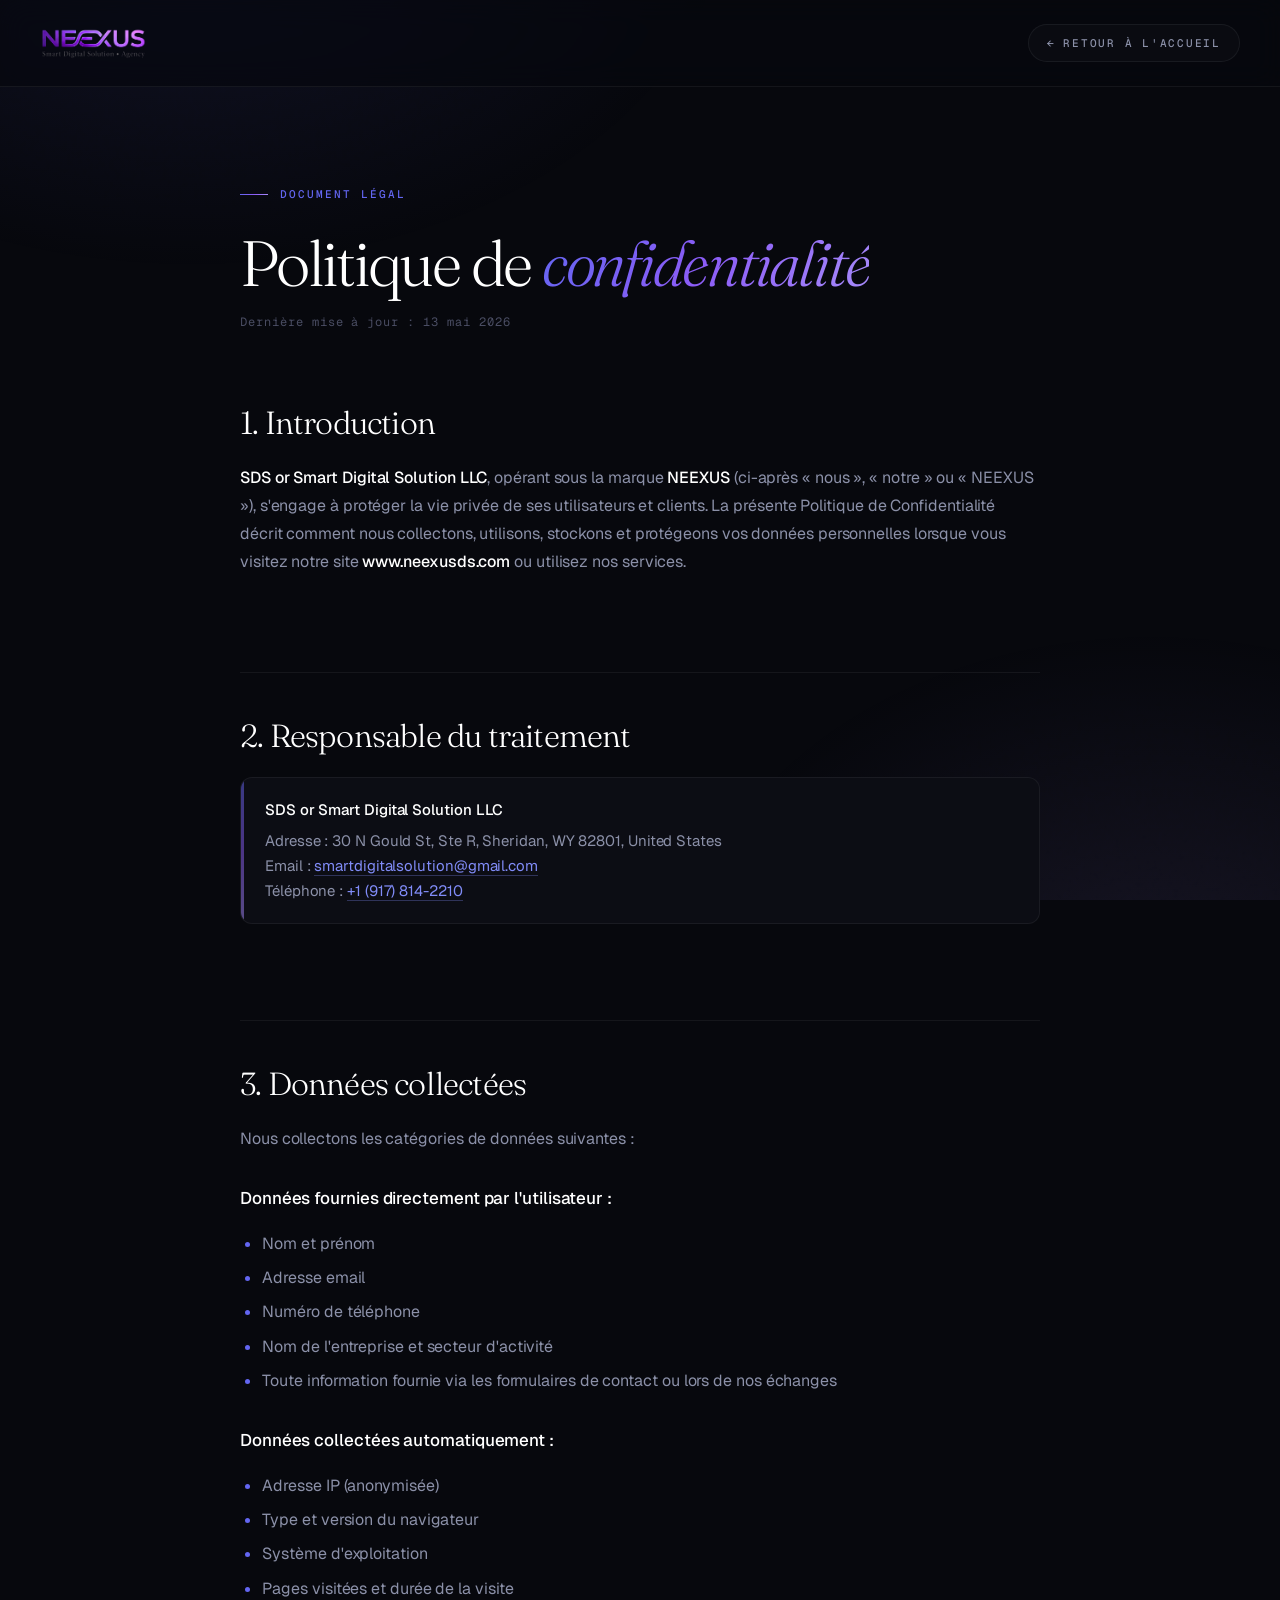
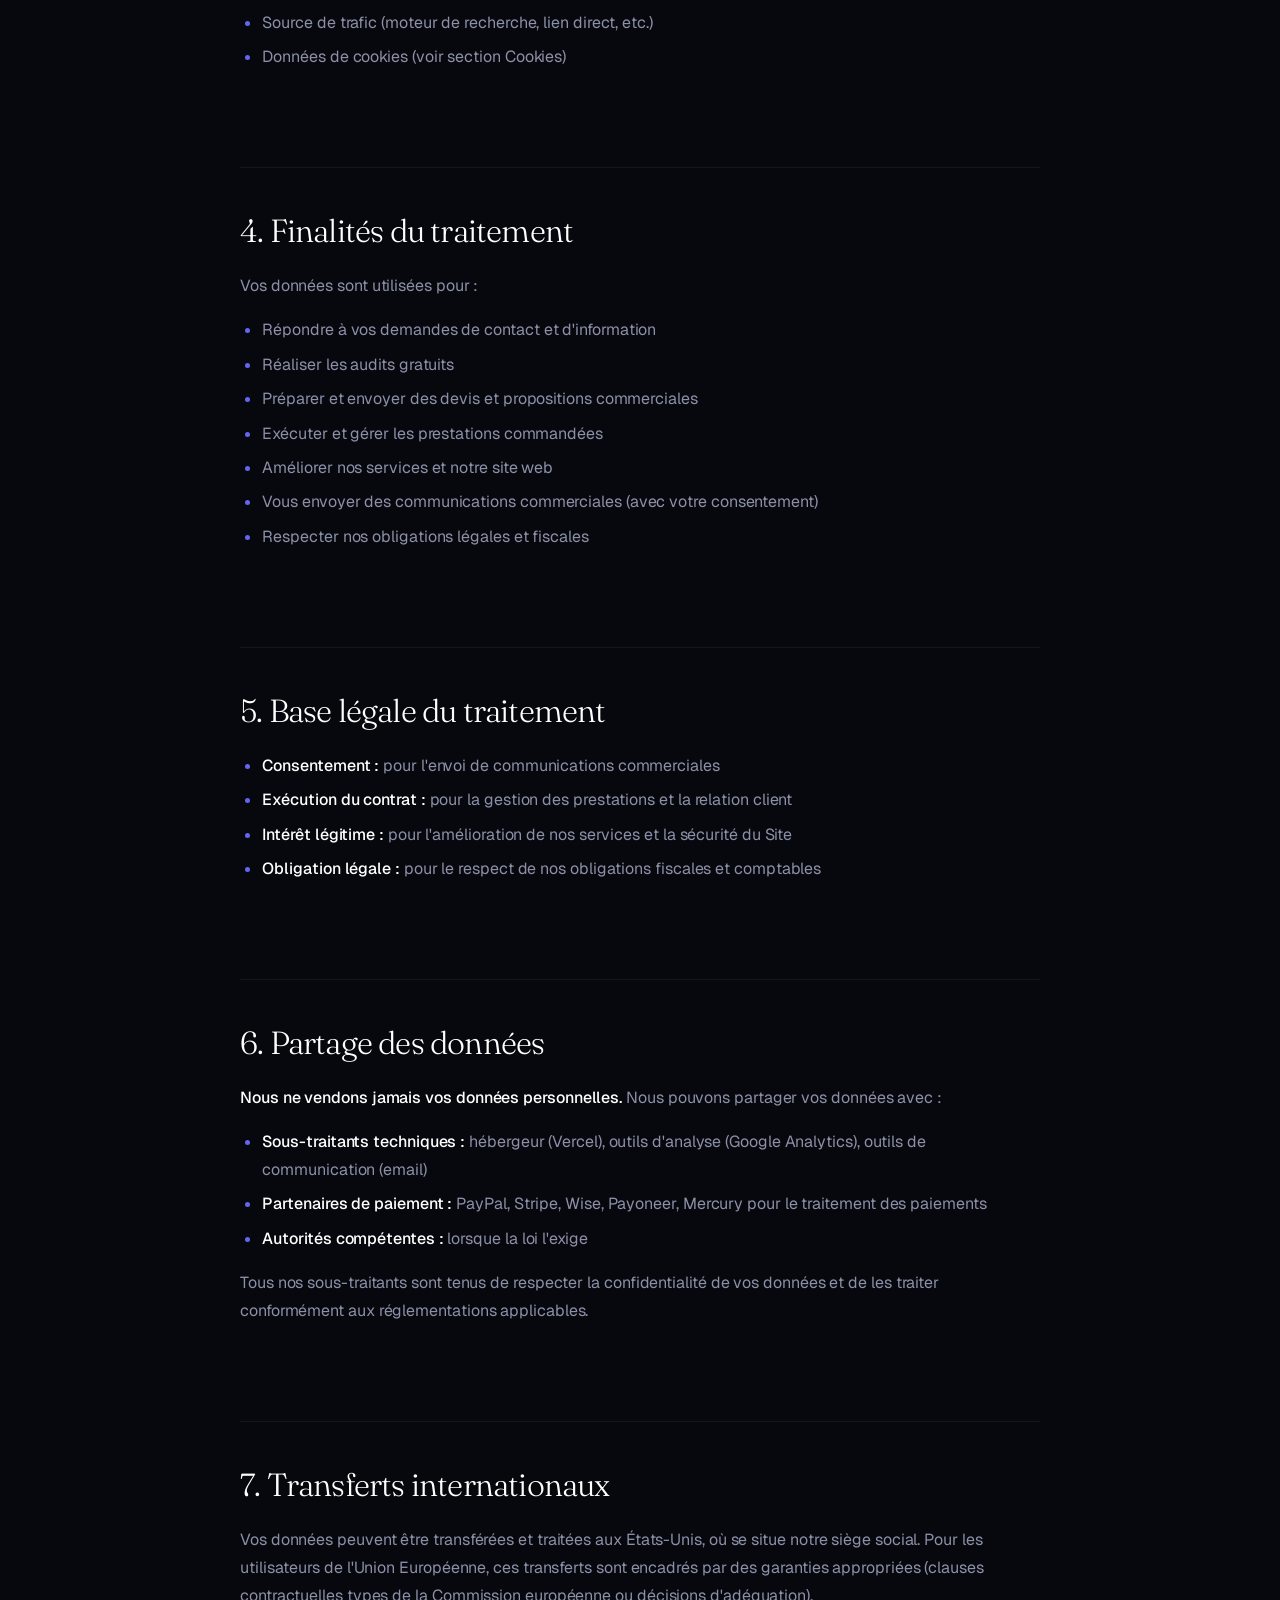
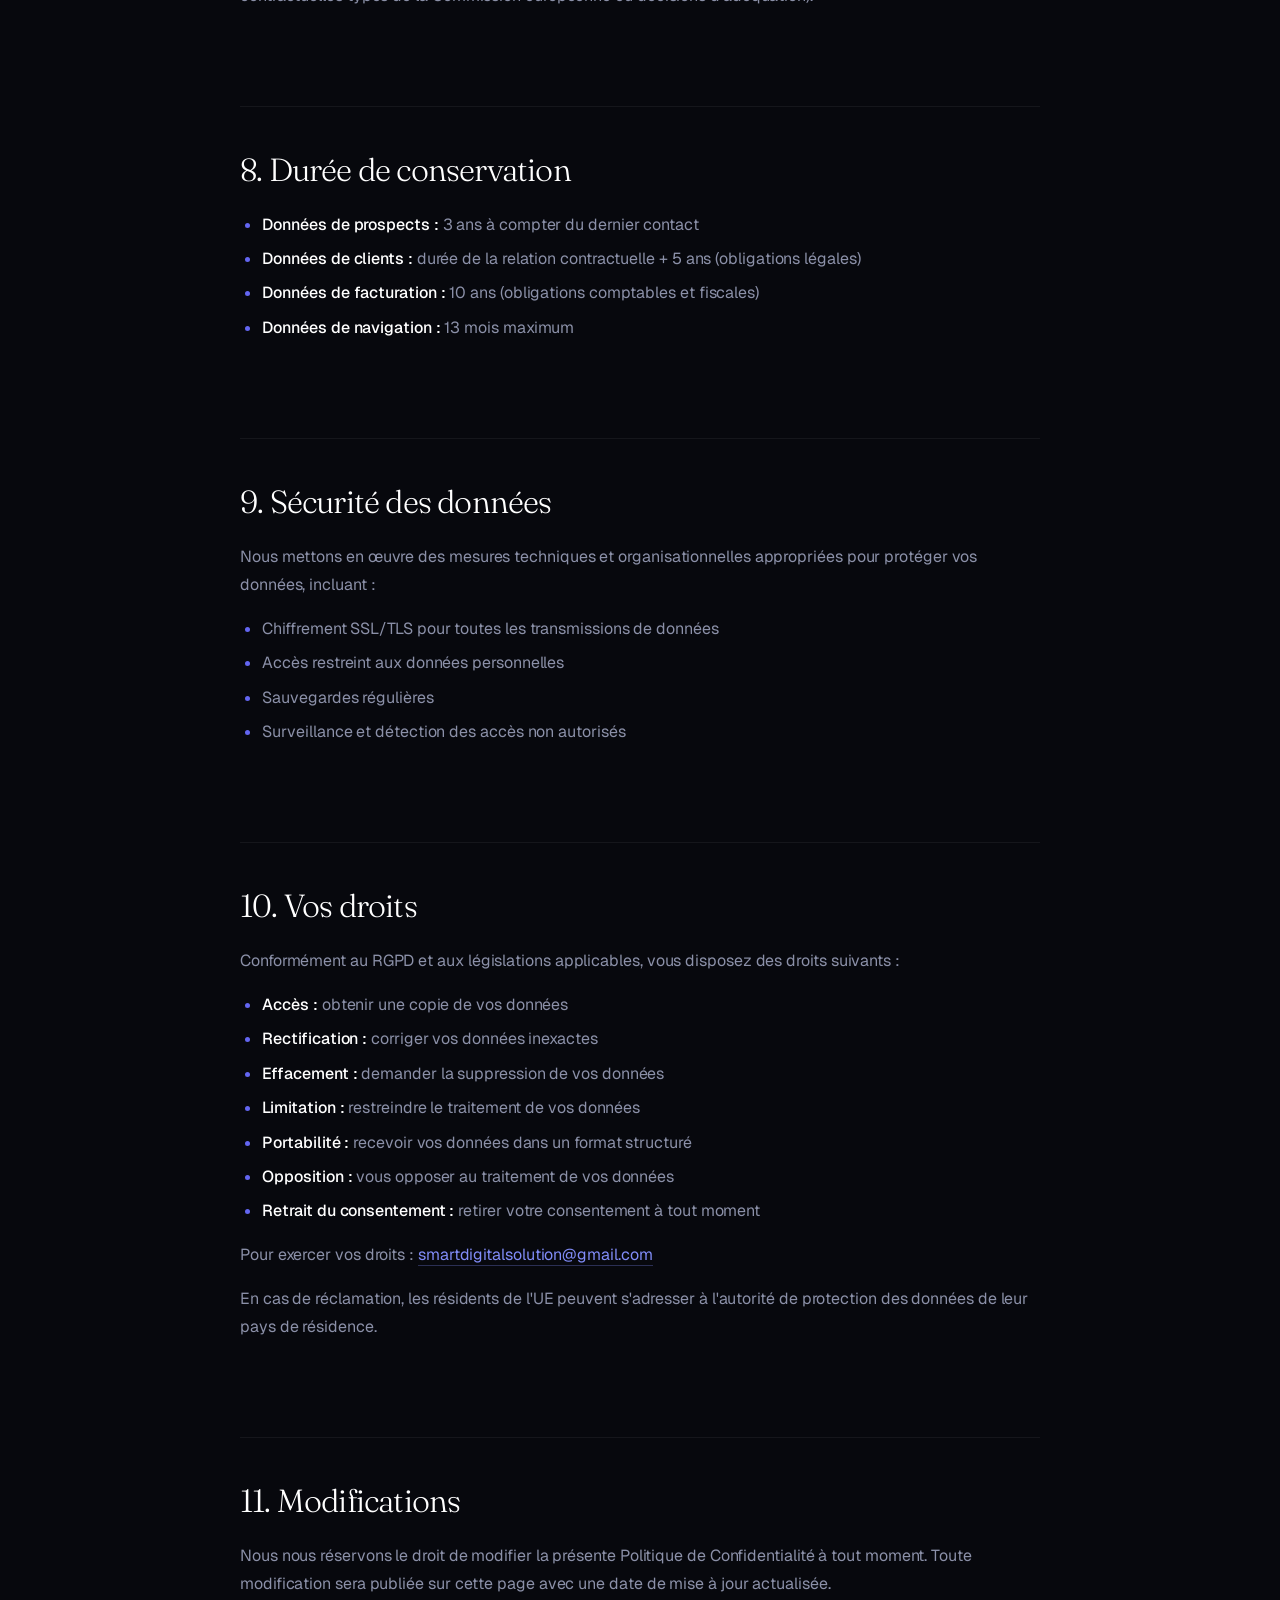
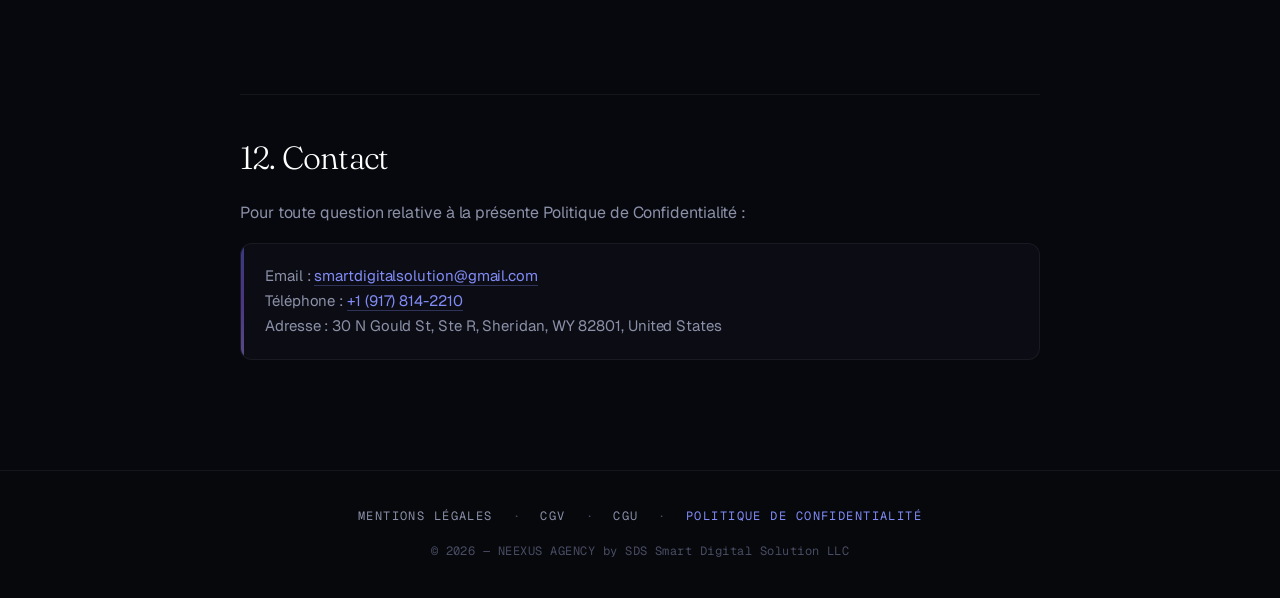
<file: confidentialite.html>
<!DOCTYPE html>
<html lang="fr">
<head>
<meta charset="UTF-8">
<meta name="viewport" content="width=device-width,initial-scale=1.0">
<title>Politique de confidentialité — NEEXUS</title>
<meta name="description" content="Politique de confidentialité de NEEXUS — Smart Digital Solution Agency. Comment nous collectons, utilisons et protégeons vos données personnelles.">
<meta name="robots" content="index,follow">
<link rel="icon" type="image/png" href="favicon.png">
<meta name="theme-color" content="#07080d">
<link rel="preconnect" href="https://fonts.googleapis.com">
<link rel="preconnect" href="https://fonts.gstatic.com" crossorigin>
<link href="https://fonts.googleapis.com/css2?family=Fraunces:ital,opsz,wght@0,9..144,300;0,9..144,400;0,9..144,500;1,9..144,300;1,9..144,400&family=Geist+Mono:wght@400;500&family=Geist:wght@300;400;500;600&display=swap" rel="stylesheet">
<link rel="stylesheet" href="legal.css">
</head>
<body>

<nav class="legal-nav">
  <a href="index.html" class="logo" aria-label="Neexus — retour à l'accueil">
    <img src="Logo_neexus.png" alt="Neexus">
  </a>
  <a href="index.html" class="back-link">
    <span class="arrow">←</span> Retour à l'accueil
  </a>
</nav>

<main class="legal-main">
  <header class="legal-header">
    <div class="legal-eyebrow">Document légal</div>
    <h1 class="legal-title">Politique de <span class="grad">confidentialité</span></h1>
    <p class="legal-meta">Dernière mise à jour : 13 mai 2026</p>
  </header>

  <article class="legal-article">

    <h2>1. Introduction</h2>
    <p><strong>SDS or Smart Digital Solution LLC</strong>, opérant sous la marque <strong>NEEXUS</strong> (ci-après « nous », « notre » ou « NEEXUS »), s'engage à protéger la vie privée de ses utilisateurs et clients. La présente Politique de Confidentialité décrit comment nous collectons, utilisons, stockons et protégeons vos données personnelles lorsque vous visitez notre site <strong>www.neexusds.com</strong> ou utilisez nos services.</p>

    <h2>2. Responsable du traitement</h2>
    <div class="legal-info-box">
      <strong>SDS or Smart Digital Solution LLC</strong>
      Adresse : 30 N Gould St, Ste R, Sheridan, WY 82801, United States<br>
      Email : <a href="mailto:smartdigitalsolution@gmail.com">smartdigitalsolution@gmail.com</a><br>
      Téléphone : <a href="https://wa.me/19178142210" target="_blank" rel="noopener">+1 (917) 814-2210</a>
    </div>

    <h2>3. Données collectées</h2>
    <p>Nous collectons les catégories de données suivantes :</p>

    <h3>Données fournies directement par l'utilisateur :</h3>
    <ul>
      <li>Nom et prénom</li>
      <li>Adresse email</li>
      <li>Numéro de téléphone</li>
      <li>Nom de l'entreprise et secteur d'activité</li>
      <li>Toute information fournie via les formulaires de contact ou lors de nos échanges</li>
    </ul>

    <h3>Données collectées automatiquement :</h3>
    <ul>
      <li>Adresse IP (anonymisée)</li>
      <li>Type et version du navigateur</li>
      <li>Système d'exploitation</li>
      <li>Pages visitées et durée de la visite</li>
      <li>Source de trafic (moteur de recherche, lien direct, etc.)</li>
      <li>Données de cookies (voir section Cookies)</li>
    </ul>

    <h2>4. Finalités du traitement</h2>
    <p>Vos données sont utilisées pour :</p>
    <ul>
      <li>Répondre à vos demandes de contact et d'information</li>
      <li>Réaliser les audits gratuits</li>
      <li>Préparer et envoyer des devis et propositions commerciales</li>
      <li>Exécuter et gérer les prestations commandées</li>
      <li>Améliorer nos services et notre site web</li>
      <li>Vous envoyer des communications commerciales (avec votre consentement)</li>
      <li>Respecter nos obligations légales et fiscales</li>
    </ul>

    <h2>5. Base légale du traitement</h2>
    <ul>
      <li><strong>Consentement :</strong> pour l'envoi de communications commerciales</li>
      <li><strong>Exécution du contrat :</strong> pour la gestion des prestations et la relation client</li>
      <li><strong>Intérêt légitime :</strong> pour l'amélioration de nos services et la sécurité du Site</li>
      <li><strong>Obligation légale :</strong> pour le respect de nos obligations fiscales et comptables</li>
    </ul>

    <h2>6. Partage des données</h2>
    <p><strong>Nous ne vendons jamais vos données personnelles.</strong> Nous pouvons partager vos données avec :</p>
    <ul>
      <li><strong>Sous-traitants techniques :</strong> hébergeur (Vercel), outils d'analyse (Google Analytics), outils de communication (email)</li>
      <li><strong>Partenaires de paiement :</strong> PayPal, Stripe, Wise, Payoneer, Mercury pour le traitement des paiements</li>
      <li><strong>Autorités compétentes :</strong> lorsque la loi l'exige</li>
    </ul>
    <p>Tous nos sous-traitants sont tenus de respecter la confidentialité de vos données et de les traiter conformément aux réglementations applicables.</p>

    <h2>7. Transferts internationaux</h2>
    <p>Vos données peuvent être transférées et traitées aux États-Unis, où se situe notre siège social. Pour les utilisateurs de l'Union Européenne, ces transferts sont encadrés par des garanties appropriées (clauses contractuelles types de la Commission européenne ou décisions d'adéquation).</p>

    <h2>8. Durée de conservation</h2>
    <ul>
      <li><strong>Données de prospects :</strong> 3 ans à compter du dernier contact</li>
      <li><strong>Données de clients :</strong> durée de la relation contractuelle + 5 ans (obligations légales)</li>
      <li><strong>Données de facturation :</strong> 10 ans (obligations comptables et fiscales)</li>
      <li><strong>Données de navigation :</strong> 13 mois maximum</li>
    </ul>

    <h2>9. Sécurité des données</h2>
    <p>Nous mettons en œuvre des mesures techniques et organisationnelles appropriées pour protéger vos données, incluant :</p>
    <ul>
      <li>Chiffrement SSL/TLS pour toutes les transmissions de données</li>
      <li>Accès restreint aux données personnelles</li>
      <li>Sauvegardes régulières</li>
      <li>Surveillance et détection des accès non autorisés</li>
    </ul>

    <h2>10. Vos droits</h2>
    <p>Conformément au RGPD et aux législations applicables, vous disposez des droits suivants :</p>
    <ul>
      <li><strong>Accès :</strong> obtenir une copie de vos données</li>
      <li><strong>Rectification :</strong> corriger vos données inexactes</li>
      <li><strong>Effacement :</strong> demander la suppression de vos données</li>
      <li><strong>Limitation :</strong> restreindre le traitement de vos données</li>
      <li><strong>Portabilité :</strong> recevoir vos données dans un format structuré</li>
      <li><strong>Opposition :</strong> vous opposer au traitement de vos données</li>
      <li><strong>Retrait du consentement :</strong> retirer votre consentement à tout moment</li>
    </ul>
    <p>Pour exercer vos droits : <a href="mailto:smartdigitalsolution@gmail.com">smartdigitalsolution@gmail.com</a></p>
    <p>En cas de réclamation, les résidents de l'UE peuvent s'adresser à l'autorité de protection des données de leur pays de résidence.</p>

    <h2>11. Modifications</h2>
    <p>Nous nous réservons le droit de modifier la présente Politique de Confidentialité à tout moment. Toute modification sera publiée sur cette page avec une date de mise à jour actualisée.</p>

    <h2>12. Contact</h2>
    <p>Pour toute question relative à la présente Politique de Confidentialité :</p>
    <div class="legal-info-box">
      Email : <a href="mailto:smartdigitalsolution@gmail.com">smartdigitalsolution@gmail.com</a><br>
      Téléphone : <a href="https://wa.me/19178142210" target="_blank" rel="noopener">+1 (917) 814-2210</a><br>
      Adresse : 30 N Gould St, Ste R, Sheridan, WY 82801, United States
    </div>

  </article>
</main>

<footer class="legal-footer">
  <div class="legal-links">
    <a href="mentions-legales.html">Mentions légales</a>
    <span class="sep">·</span>
    <a href="cgv.html">CGV</a>
    <span class="sep">·</span>
    <a href="cgu.html">CGU</a>
    <span class="sep">·</span>
    <a href="confidentialite.html" class="current">Politique de confidentialité</a>
  </div>
  <div>© 2026 — NEEXUS AGENCY by SDS Smart Digital Solution LLC</div>
</footer>

</body>
</html>
</file>
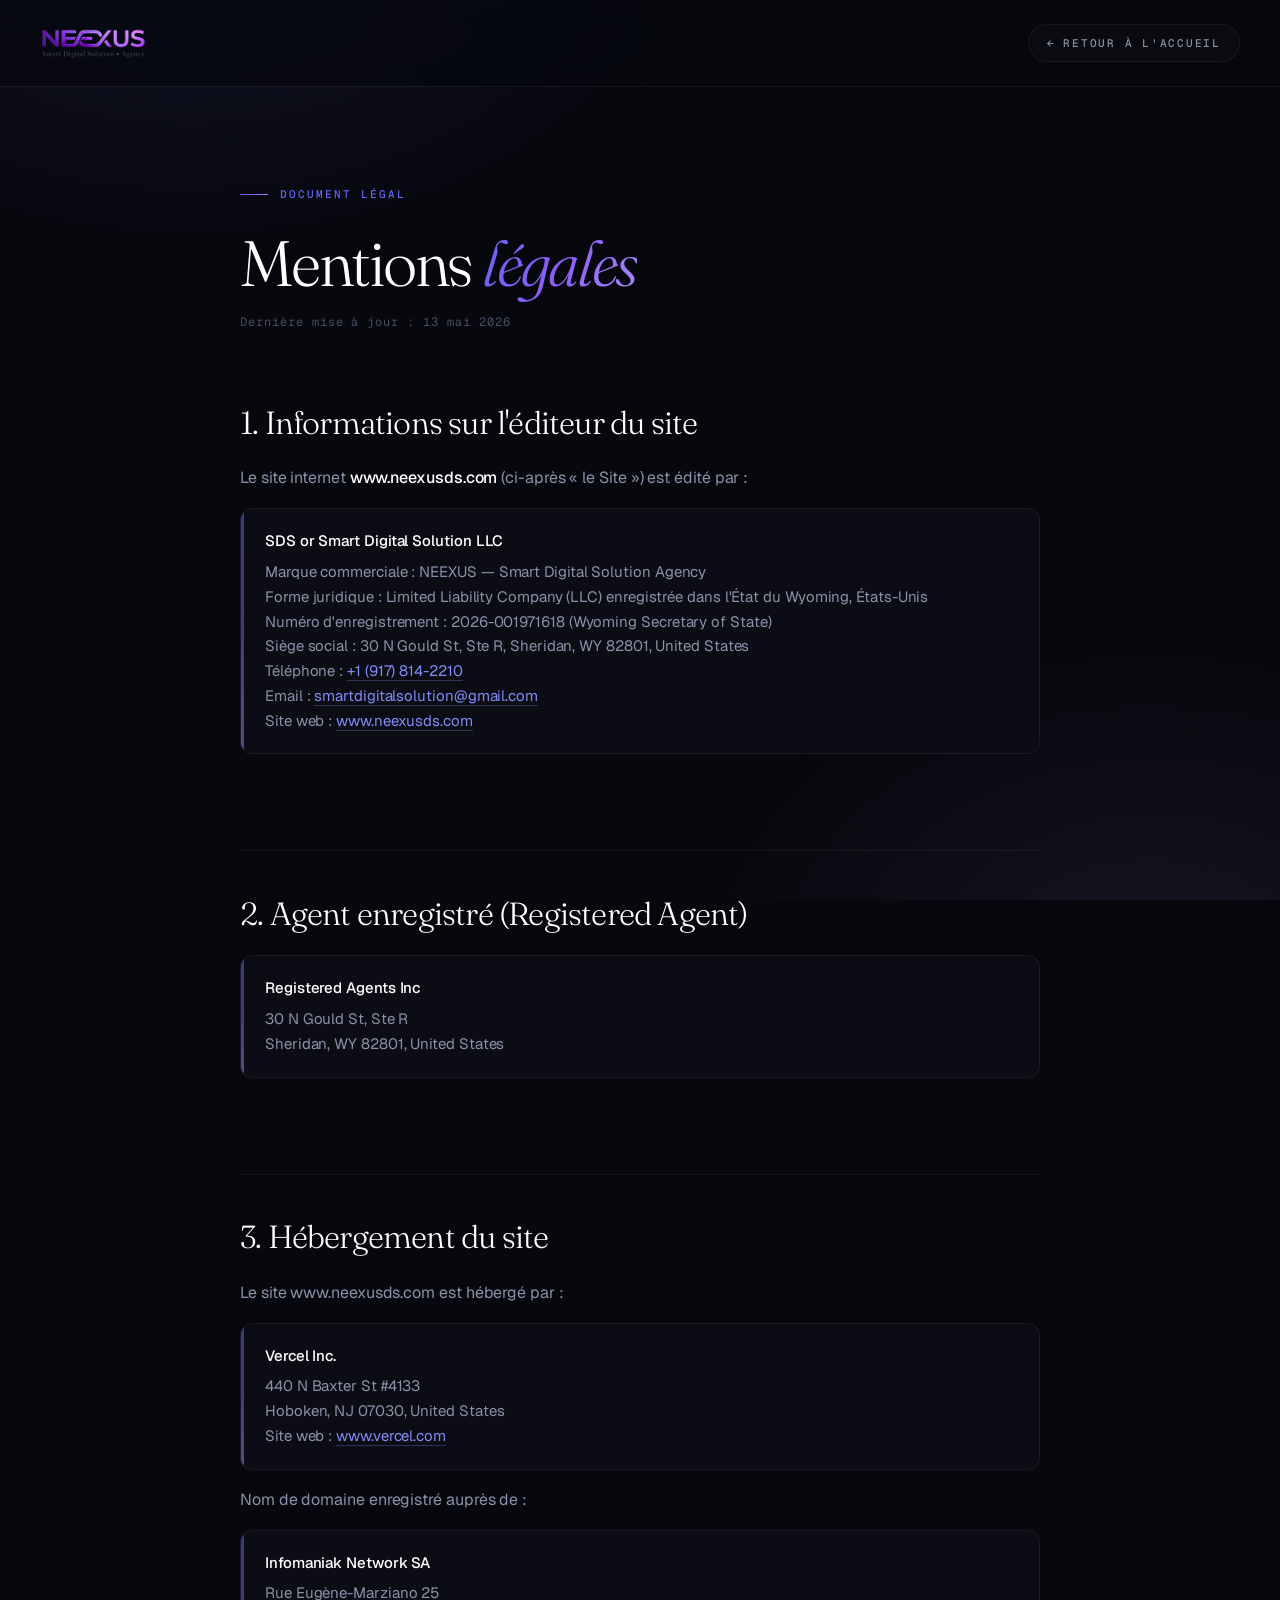
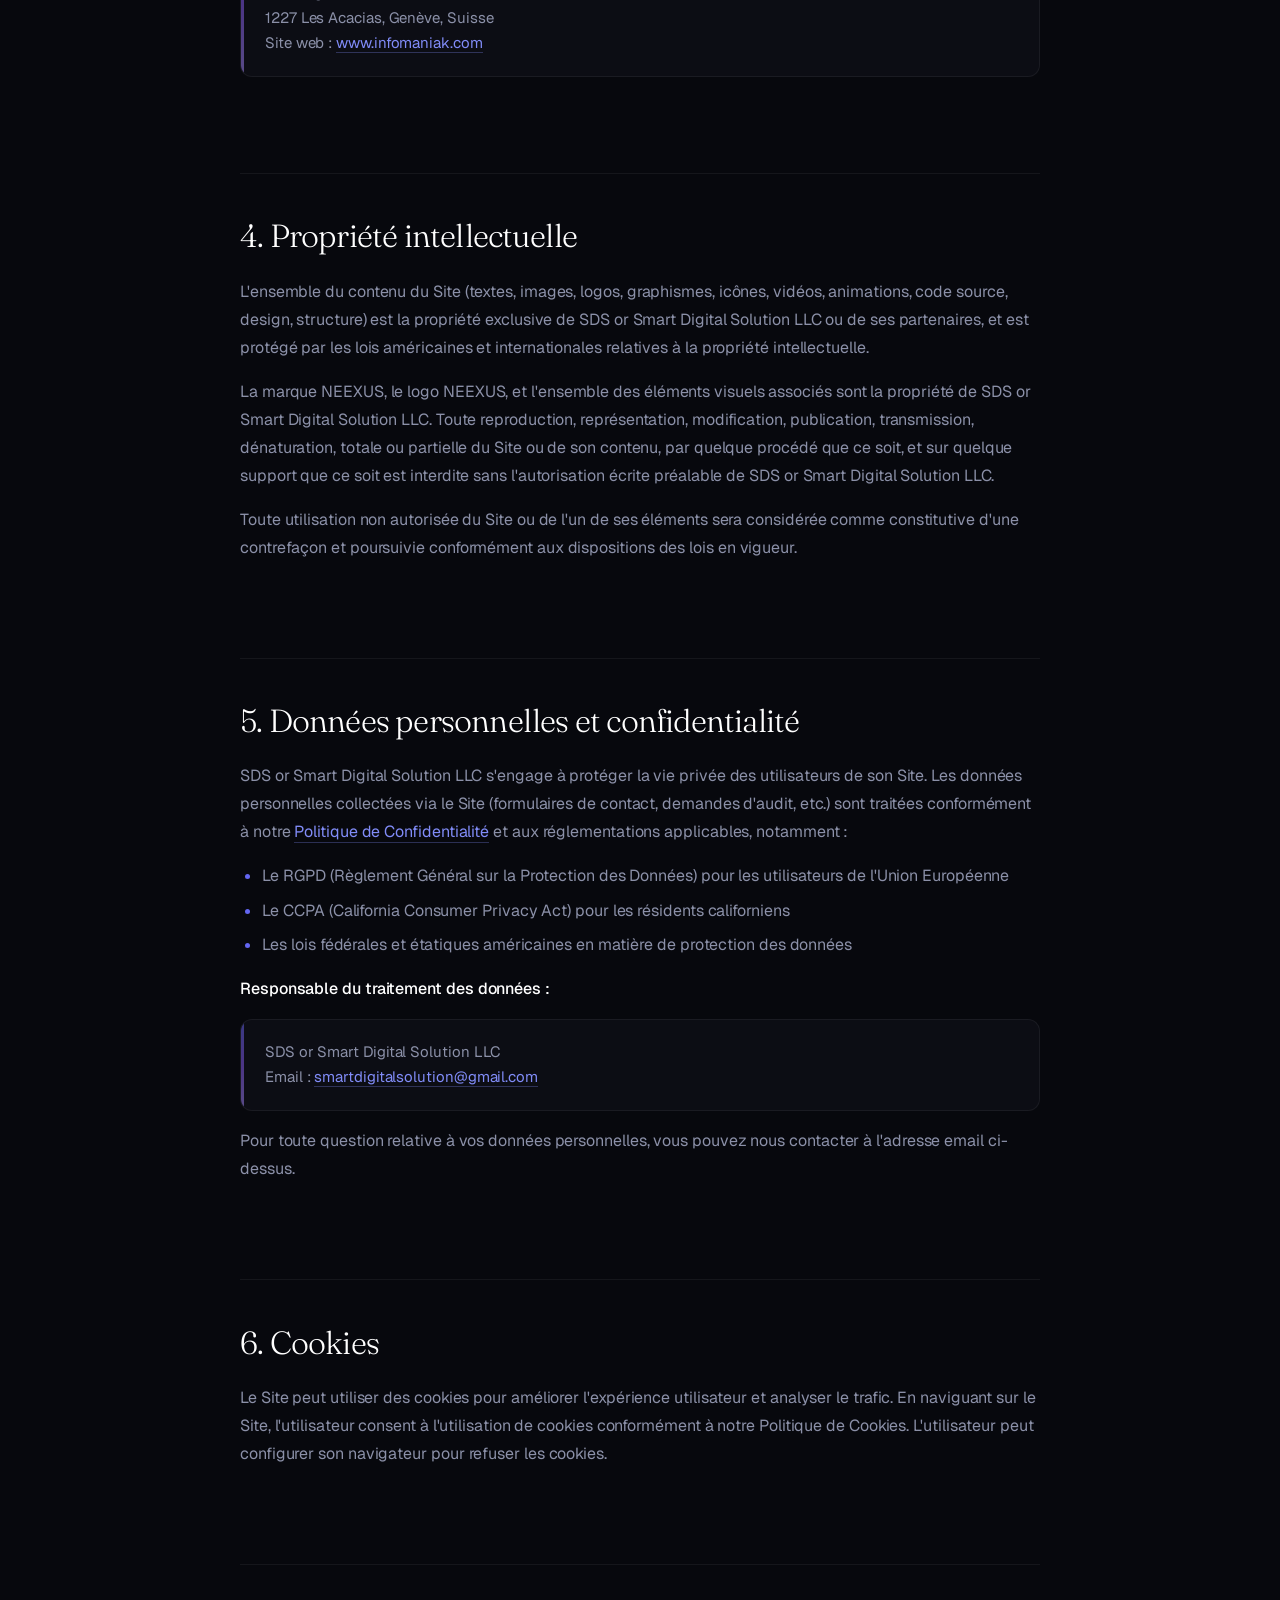
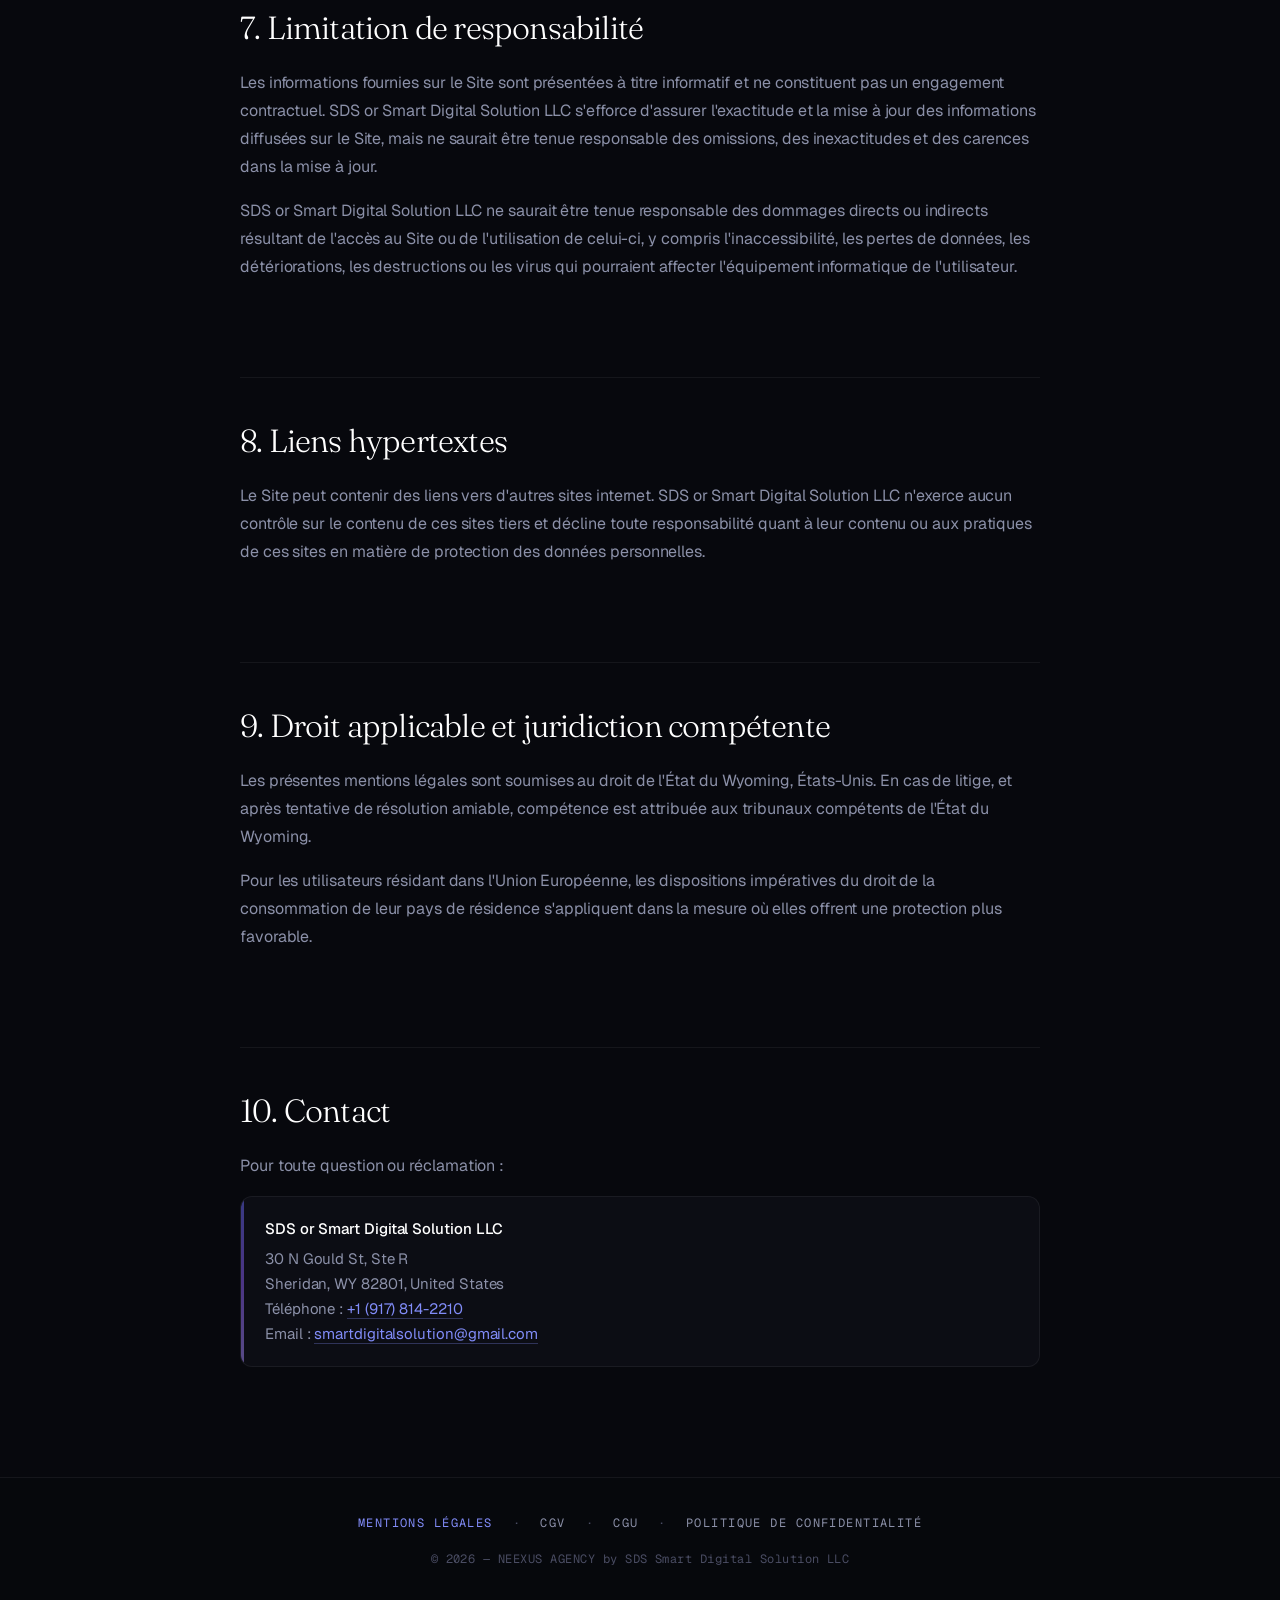
<file: mentions-legales.html>
<!DOCTYPE html>
<html lang="fr">
<head>
<meta charset="UTF-8">
<meta name="viewport" content="width=device-width,initial-scale=1.0">
<title>Mentions légales — NEEXUS</title>
<meta name="description" content="Mentions légales du site neexusds.com, édité par SDS or Smart Digital Solution LLC, opérant sous la marque NEEXUS.">
<meta name="robots" content="index,follow">
<link rel="icon" type="image/png" href="favicon.png">
<meta name="theme-color" content="#07080d">
<link rel="preconnect" href="https://fonts.googleapis.com">
<link rel="preconnect" href="https://fonts.gstatic.com" crossorigin>
<link href="https://fonts.googleapis.com/css2?family=Fraunces:ital,opsz,wght@0,9..144,300;0,9..144,400;0,9..144,500;1,9..144,300;1,9..144,400&family=Geist+Mono:wght@400;500&family=Geist:wght@300;400;500;600&display=swap" rel="stylesheet">
<link rel="stylesheet" href="legal.css">
</head>
<body>

<nav class="legal-nav">
  <a href="index.html" class="logo" aria-label="Neexus — retour à l'accueil">
    <img src="Logo_neexus.png" alt="Neexus">
  </a>
  <a href="index.html" class="back-link">
    <span class="arrow">←</span> Retour à l'accueil
  </a>
</nav>

<main class="legal-main">
  <header class="legal-header">
    <div class="legal-eyebrow">Document légal</div>
    <h1 class="legal-title">Mentions <span class="grad">légales</span></h1>
    <p class="legal-meta">Dernière mise à jour : 13 mai 2026</p>
  </header>

  <article class="legal-article">

    <h2>1. Informations sur l'éditeur du site</h2>
    <p>Le site internet <strong>www.neexusds.com</strong> (ci-après « le Site ») est édité par :</p>
    <div class="legal-info-box">
      <strong>SDS or Smart Digital Solution LLC</strong>
      Marque commerciale : NEEXUS — Smart Digital Solution Agency<br>
      Forme juridique : Limited Liability Company (LLC) enregistrée dans l'État du Wyoming, États-Unis<br>
      Numéro d'enregistrement : 2026-001971618 (Wyoming Secretary of State)<br>
      Siège social : 30 N Gould St, Ste R, Sheridan, WY 82801, United States<br>
      Téléphone : <a href="https://wa.me/19178142210" target="_blank" rel="noopener">+1 (917) 814-2210</a><br>
      Email : <a href="mailto:smartdigitalsolution@gmail.com">smartdigitalsolution@gmail.com</a><br>
      Site web : <a href="https://www.neexusds.com">www.neexusds.com</a>
    </div>

    <h2>2. Agent enregistré (Registered Agent)</h2>
    <div class="legal-info-box">
      <strong>Registered Agents Inc</strong>
      30 N Gould St, Ste R<br>
      Sheridan, WY 82801, United States
    </div>

    <h2>3. Hébergement du site</h2>
    <p>Le site www.neexusds.com est hébergé par :</p>
    <div class="legal-info-box">
      <strong>Vercel Inc.</strong>
      440 N Baxter St #4133<br>
      Hoboken, NJ 07030, United States<br>
      Site web : <a href="https://www.vercel.com" target="_blank" rel="noopener">www.vercel.com</a>
    </div>
    <p>Nom de domaine enregistré auprès de :</p>
    <div class="legal-info-box">
      <strong>Infomaniak Network SA</strong>
      Rue Eugène-Marziano 25<br>
      1227 Les Acacias, Genève, Suisse<br>
      Site web : <a href="https://www.infomaniak.com" target="_blank" rel="noopener">www.infomaniak.com</a>
    </div>

    <h2>4. Propriété intellectuelle</h2>
    <p>L'ensemble du contenu du Site (textes, images, logos, graphismes, icônes, vidéos, animations, code source, design, structure) est la propriété exclusive de SDS or Smart Digital Solution LLC ou de ses partenaires, et est protégé par les lois américaines et internationales relatives à la propriété intellectuelle.</p>
    <p>La marque NEEXUS, le logo NEEXUS, et l'ensemble des éléments visuels associés sont la propriété de SDS or Smart Digital Solution LLC. Toute reproduction, représentation, modification, publication, transmission, dénaturation, totale ou partielle du Site ou de son contenu, par quelque procédé que ce soit, et sur quelque support que ce soit est interdite sans l'autorisation écrite préalable de SDS or Smart Digital Solution LLC.</p>
    <p>Toute utilisation non autorisée du Site ou de l'un de ses éléments sera considérée comme constitutive d'une contrefaçon et poursuivie conformément aux dispositions des lois en vigueur.</p>

    <h2>5. Données personnelles et confidentialité</h2>
    <p>SDS or Smart Digital Solution LLC s'engage à protéger la vie privée des utilisateurs de son Site. Les données personnelles collectées via le Site (formulaires de contact, demandes d'audit, etc.) sont traitées conformément à notre <a href="confidentialite.html">Politique de Confidentialité</a> et aux réglementations applicables, notamment :</p>
    <ul>
      <li>Le RGPD (Règlement Général sur la Protection des Données) pour les utilisateurs de l'Union Européenne</li>
      <li>Le CCPA (California Consumer Privacy Act) pour les résidents californiens</li>
      <li>Les lois fédérales et étatiques américaines en matière de protection des données</li>
    </ul>
    <p><strong>Responsable du traitement des données :</strong></p>
    <div class="legal-info-box">
      SDS or Smart Digital Solution LLC<br>
      Email : <a href="mailto:smartdigitalsolution@gmail.com">smartdigitalsolution@gmail.com</a>
    </div>
    <p>Pour toute question relative à vos données personnelles, vous pouvez nous contacter à l'adresse email ci-dessus.</p>

    <h2>6. Cookies</h2>
    <p>Le Site peut utiliser des cookies pour améliorer l'expérience utilisateur et analyser le trafic. En naviguant sur le Site, l'utilisateur consent à l'utilisation de cookies conformément à notre Politique de Cookies. L'utilisateur peut configurer son navigateur pour refuser les cookies.</p>

    <h2>7. Limitation de responsabilité</h2>
    <p>Les informations fournies sur le Site sont présentées à titre informatif et ne constituent pas un engagement contractuel. SDS or Smart Digital Solution LLC s'efforce d'assurer l'exactitude et la mise à jour des informations diffusées sur le Site, mais ne saurait être tenue responsable des omissions, des inexactitudes et des carences dans la mise à jour.</p>
    <p>SDS or Smart Digital Solution LLC ne saurait être tenue responsable des dommages directs ou indirects résultant de l'accès au Site ou de l'utilisation de celui-ci, y compris l'inaccessibilité, les pertes de données, les détériorations, les destructions ou les virus qui pourraient affecter l'équipement informatique de l'utilisateur.</p>

    <h2>8. Liens hypertextes</h2>
    <p>Le Site peut contenir des liens vers d'autres sites internet. SDS or Smart Digital Solution LLC n'exerce aucun contrôle sur le contenu de ces sites tiers et décline toute responsabilité quant à leur contenu ou aux pratiques de ces sites en matière de protection des données personnelles.</p>

    <h2>9. Droit applicable et juridiction compétente</h2>
    <p>Les présentes mentions légales sont soumises au droit de l'État du Wyoming, États-Unis. En cas de litige, et après tentative de résolution amiable, compétence est attribuée aux tribunaux compétents de l'État du Wyoming.</p>
    <p>Pour les utilisateurs résidant dans l'Union Européenne, les dispositions impératives du droit de la consommation de leur pays de résidence s'appliquent dans la mesure où elles offrent une protection plus favorable.</p>

    <h2>10. Contact</h2>
    <p>Pour toute question ou réclamation :</p>
    <div class="legal-info-box">
      <strong>SDS or Smart Digital Solution LLC</strong>
      30 N Gould St, Ste R<br>
      Sheridan, WY 82801, United States<br>
      Téléphone : <a href="https://wa.me/19178142210" target="_blank" rel="noopener">+1 (917) 814-2210</a><br>
      Email : <a href="mailto:smartdigitalsolution@gmail.com">smartdigitalsolution@gmail.com</a>
    </div>

  </article>
</main>

<footer class="legal-footer">
  <div class="legal-links">
    <a href="mentions-legales.html" class="current">Mentions légales</a>
    <span class="sep">·</span>
    <a href="cgv.html">CGV</a>
    <span class="sep">·</span>
    <a href="cgu.html">CGU</a>
    <span class="sep">·</span>
    <a href="confidentialite.html">Politique de confidentialité</a>
  </div>
  <div>© 2026 — NEEXUS AGENCY by SDS Smart Digital Solution LLC</div>
</footer>

</body>
</html>
</file>
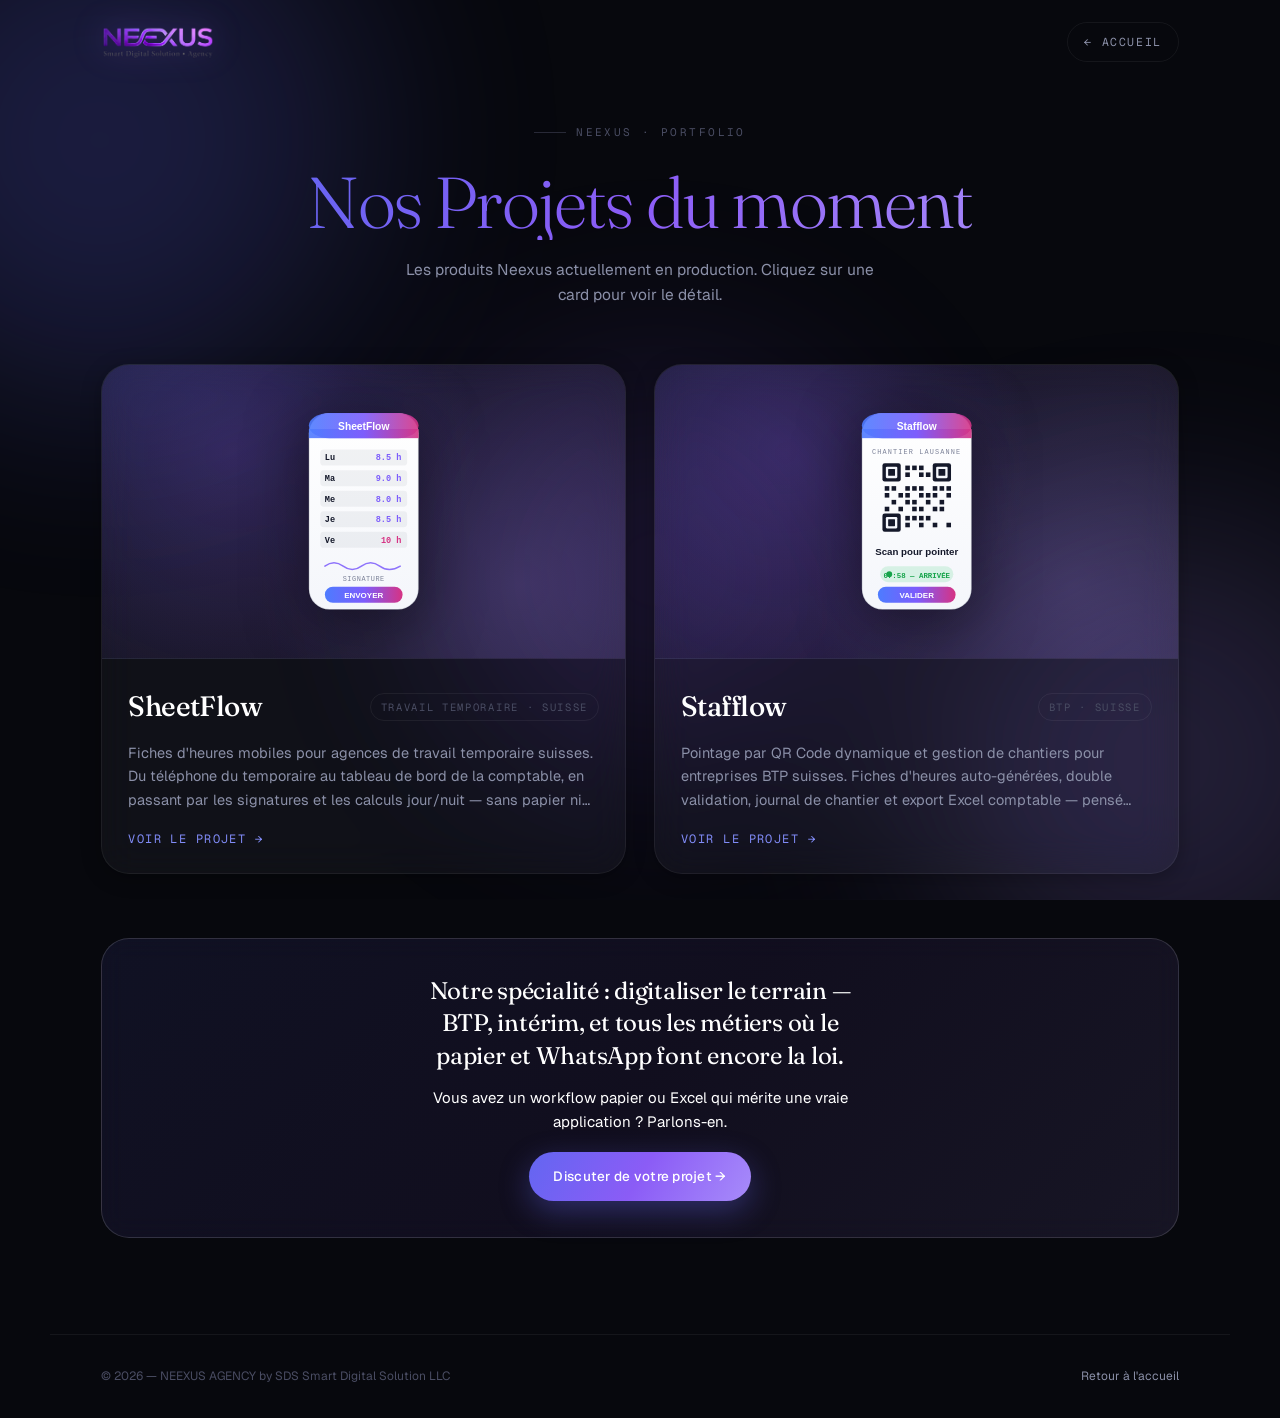
<file: projets.html>
<!DOCTYPE html>
<html lang="fr">
<head>
<meta charset="UTF-8" />
<meta name="viewport" content="width=device-width, initial-scale=1, viewport-fit=cover" />
<meta name="theme-color" content="#07080d" />
<title>Nos Projets du moment — NEEXUS</title>
<meta name="description" content="Les projets en cours et realisations recentes de NEEXUS Agency : SheetFlow, Stafflow." />

<link rel="icon" type="image/png" href="favicon.png" />
<link rel="apple-touch-icon" href="favicon.png" />

<link rel="preconnect" href="https://fonts.googleapis.com" />
<link rel="preconnect" href="https://fonts.gstatic.com" crossorigin />
<link href="https://fonts.googleapis.com/css2?family=Fraunces:ital,opsz,wght@0,9..144,300;0,9..144,400;0,9..144,500;1,9..144,300;1,9..144,400&family=Geist+Mono:wght@400;500&family=Geist:wght@300;400;500;600&display=swap" rel="stylesheet" />

<style>
:root{
  --bg-1:#07080d;
  --bg-2:#0c0d14;
  --bg-elevated:#0f1119;
  --text:#ffffff;
  --text-strong:#ffffff;
  --text-dim:#8b90a8;
  --text-mute:#4a4d63;
  --blue:#6366f1;
  --purple:#8b5cf6;
  --magenta:#a78bfa;
  --pink:#a78bfa;
  --accent-bright:#818cf8;
  --grad: linear-gradient(120deg,#6366f1 0%,#8b5cf6 50%,#a78bfa 100%);
  --grad-text: linear-gradient(120deg,#6366f1 0%,#8b5cf6 50%,#a78bfa 100%);
  --grad-soft: linear-gradient(135deg,rgba(99,102,241,.10) 0%,rgba(139,92,246,.08) 50%,rgba(167,139,250,.10) 100%);
  --line:rgba(255,255,255,.06);
  --line-strong:rgba(255,255,255,.14);
  --r-md:18px;
  --r-lg:28px;
  --container:1180px;
}

*{box-sizing:border-box;margin:0;padding:0;}
html,body{background:var(--bg-1);color:var(--text);min-height:100vh;}
html{-webkit-font-smoothing:antialiased;text-rendering:optimizeLegibility;}
body{
  font-family:'Geist',-apple-system,BlinkMacSystemFont,sans-serif;
  font-weight:400;line-height:1.55;
  font-size:clamp(15px,1vw,17px);
  display:flex;flex-direction:column;
  position:relative;overflow-x:hidden;
}
a{color:inherit;text-decoration:none;}
img,svg{display:block;max-width:100%;}

::selection{background:rgba(99,102,241,.35);color:#fff;}

/* Glow orbs subtils */
.orbs{position:fixed;inset:0;pointer-events:none;z-index:0;overflow:hidden;}
.orb{position:absolute;border-radius:50%;filter:blur(110px);}
.orb-1{width:520px;height:520px;background:#6366f1;top:-120px;left:-160px;opacity:.22;}
.orb-2{width:480px;height:480px;background:#a78bfa;bottom:-100px;right:-120px;opacity:.18;}
.orb-3{width:420px;height:420px;background:#8b5cf6;top:40%;left:35%;opacity:.15;}

/* NAV */
.nav{
  position:relative;z-index:10;
  display:flex;align-items:center;justify-content:space-between;
  padding:22px max(24px,4vw);
  max-width:var(--container);margin:0 auto;width:100%;
}
.nav .logo img{height:34px;width:auto;filter:drop-shadow(0 0 16px rgba(139,92,246,.35));}
.nav .back{
  font-family:'Geist Mono','SF Mono',Menlo,monospace;
  font-size:11.5px;letter-spacing:.14em;text-transform:uppercase;
  color:var(--text-dim);
  display:inline-flex;align-items:center;gap:8px;
  padding:10px 16px;border:1px solid var(--line);border-radius:100px;
  transition:border-color .3s,color .3s,transform .3s;
}
.nav .back:hover{border-color:var(--purple);color:var(--text);transform:translateX(-2px);}

/* HEADER de page */
main{
  position:relative;z-index:5;flex:1;
  padding:32px max(24px,4vw) 96px;
  max-width:var(--container);margin:0 auto;width:100%;
}
.page-header{text-align:center;margin-bottom:56px;}
.eyebrow{
  font-family:'Geist Mono','SF Mono',Menlo,monospace;
  font-size:11px;letter-spacing:.22em;text-transform:uppercase;
  color:var(--text-mute);margin-bottom:24px;
  display:inline-flex;align-items:center;gap:10px;
}
.eyebrow::before{content:'';width:32px;height:1px;background:var(--text-mute);opacity:.5;}
h1{
  font-family:'Fraunces',Georgia,serif;font-weight:300;
  font-size:clamp(36px,6vw,72px);
  line-height:1.05;letter-spacing:-.025em;
  background:var(--grad-text);
  -webkit-background-clip:text;background-clip:text;color:transparent;
  -webkit-text-fill-color:transparent;
  max-width:18ch;margin:0 auto;
}
.page-sub{
  margin-top:18px;color:var(--text-dim);
  max-width:48ch;line-height:1.6;font-size:15.5px;
  margin-left:auto;margin-right:auto;
}

/* GRILLE DE PROJETS */
.projects-grid{
  display:grid;gap:24px;
  grid-template-columns:1fr;
}
@media(min-width:820px){ .projects-grid{grid-template-columns:repeat(2,1fr);gap:28px;} }

.project-card{
  display:flex;flex-direction:column;
  background:rgba(255,255,255,.04);
  border:1px solid var(--line);border-radius:var(--r-lg);
  backdrop-filter:blur(18px) saturate(140%);
  -webkit-backdrop-filter:blur(18px) saturate(140%);
  overflow:hidden;position:relative;
  box-shadow:0 4px 20px rgba(0,0,0,.3);
  transition:transform .35s ease,box-shadow .35s ease,border-color .35s ease,background .35s ease;
  color:var(--text);
}
.project-card:hover{
  transform:translateY(-4px);
  background:rgba(255,255,255,.06);
  border-color:rgba(139,92,246,.45);
  box-shadow:0 20px 50px rgba(99,102,241,.25),0 0 0 1px rgba(167,139,250,.12);
}
.project-card .visual{
  position:relative;width:100%;
  aspect-ratio:16/9;
  background:var(--grad-soft);
  display:grid;place-items:center;
  overflow:hidden;
  border-bottom:1px solid var(--line);
}
.project-card .visual::before{
  content:'';position:absolute;inset:0;
  background:
    radial-gradient(circle at 25% 30%,rgba(139,92,246,.22),transparent 55%),
    radial-gradient(circle at 80% 75%,rgba(167,139,250,.18),transparent 55%);
  pointer-events:none;
}
.project-card .visual svg{
  position:relative;z-index:2;
  height:78%;width:auto;max-width:88%;
  filter:drop-shadow(0 12px 30px rgba(0,0,0,.5));
}

.project-card .body{
  padding:26px 26px 24px;
  display:flex;flex-direction:column;gap:12px;flex:1;
}
.project-card .meta{
  display:flex;align-items:center;justify-content:space-between;gap:10px;
}
.project-card .name{
  font-family:'Fraunces',Georgia,serif;font-weight:500;
  font-size:clamp(22px,2.4vw,28px);letter-spacing:-.02em;
  color:var(--text-strong);
}
.project-card .tag{
  font-family:'Geist Mono','SF Mono',Menlo,monospace;
  font-size:10.5px;letter-spacing:.16em;text-transform:uppercase;
  color:var(--text-mute);
  padding:5px 10px;border:1px solid var(--line);border-radius:100px;
  white-space:nowrap;
}
.project-card .desc{
  color:var(--text-dim);font-size:14.5px;line-height:1.65;
  display:-webkit-box;-webkit-line-clamp:3;-webkit-box-orient:vertical;overflow:hidden;
}
.project-card .arrow{
  margin-top:6px;
  display:inline-flex;align-items:center;gap:8px;
  font-family:'Geist Mono','SF Mono',Menlo,monospace;
  font-size:12px;letter-spacing:.12em;text-transform:uppercase;
  color:var(--accent-bright);
  transition:gap .3s ease,color .3s ease;
}
.project-card:hover .arrow{gap:14px;color:var(--magenta);}

/* CTA bas de page */
.bottom-cta{
  margin-top:64px;padding:36px 28px;text-align:center;
  background:var(--grad-soft);
  border:1px solid var(--line-strong);border-radius:var(--r-lg);
  backdrop-filter:blur(12px);
  -webkit-backdrop-filter:blur(12px);
}
.bottom-cta p{color:var(--text);max-width:48ch;margin:0 auto 18px;font-size:15px;line-height:1.6;}
.bottom-cta .bottom-cta-lead{
  font-family:'Fraunces',Georgia,serif;font-weight:400;
  font-size:clamp(18px,2.4vw,24px);line-height:1.35;letter-spacing:-.01em;
  color:var(--text-strong);max-width:30ch;margin-bottom:14px;
}
.bottom-cta a{
  display:inline-flex;align-items:center;gap:10px;
  padding:14px 24px;border-radius:100px;
  background:var(--grad);color:#fff;
  font-size:13.5px;font-weight:500;letter-spacing:.02em;
  box-shadow:0 10px 30px rgba(99,102,241,.35);
  transition:transform .3s,box-shadow .3s;
}
.bottom-cta a:hover{transform:translateY(-2px);box-shadow:0 14px 36px rgba(99,102,241,.5);}

/* FOOTER */
footer{
  position:relative;z-index:5;
  padding:32px max(24px,4vw);
  border-top:1px solid var(--line);
  max-width:var(--container);margin:0 auto;width:100%;
  font-size:12px;color:var(--text-mute);
  display:flex;justify-content:space-between;align-items:center;gap:12px;flex-wrap:wrap;
}
footer a{color:var(--text-dim);transition:color .25s;}
footer a:hover{color:var(--text);}

/* FADE-IN */
.fade{opacity:0;transform:translateY(20px);transition:opacity .8s ease,transform .8s ease;}
.fade.is-visible{opacity:1;transform:translateY(0);}
.fade.delay-1{transition-delay:.08s;}
.fade.delay-2{transition-delay:.16s;}
@media (prefers-reduced-motion:reduce){.fade,.fade.is-visible{opacity:1;transform:none;transition:none;}}

@media(max-width:640px){
  .nav{padding:18px 22px;}
  .nav .logo img{height:28px;}
  .nav .back{font-size:10.5px;padding:8px 12px;}
  main{padding:24px 22px 64px;}
  .page-header{margin-bottom:36px;}
  .project-card .body{padding:22px 22px 20px;}
}
</style>
</head>
<body>

<div class="orbs" aria-hidden="true">
  <div class="orb orb-1"></div>
  <div class="orb orb-2"></div>
  <div class="orb orb-3"></div>
</div>

<header class="nav">
  <a href="/" class="logo" aria-label="Retour à l'accueil NEEXUS">
    <img src="Logo_neexus.png" alt="NEEXUS" />
  </a>
  <a href="/" class="back">&larr; Accueil</a>
</header>

<main>

  <div class="page-header">
    <span class="eyebrow fade">NEEXUS &middot; Portfolio</span>
    <h1 class="fade delay-1">Nos Projets du moment</h1>
    <p class="page-sub fade delay-2">Les produits Neexus actuellement en production. Cliquez sur une card pour voir le détail.</p>
  </div>

  <div class="projects-grid">

    <!-- SHEETFLOW CARD -->
    <a href="/sheetflow" class="project-card fade delay-1" aria-label="Voir la page produit SheetFlow">
      <div class="visual" aria-hidden="true">
        <!-- Mini-mockup mobile : ecran de fiche d'heures avec lignes Lu/Ma/Me/Je + signature -->
        <svg viewBox="0 0 220 200" xmlns="http://www.w3.org/2000/svg">
          <defs>
            <linearGradient id="sf-phone" x1="0%" y1="0%" x2="0%" y2="100%">
              <stop offset="0%" stop-color="#ffffff" stop-opacity="1"/>
              <stop offset="100%" stop-color="#f4f6fb" stop-opacity="1"/>
            </linearGradient>
            <linearGradient id="sf-grad" x1="0%" y1="0%" x2="100%" y2="0%">
              <stop offset="0%" stop-color="#4d7cff"/>
              <stop offset="50%" stop-color="#7c5cfc"/>
              <stop offset="100%" stop-color="#d63384"/>
            </linearGradient>
          </defs>
          <!-- Phone frame -->
          <rect x="62" y="14" width="96" height="172" rx="18" ry="18" fill="url(#sf-phone)" stroke="rgba(15,20,45,.16)" stroke-width="1.2"/>
          <!-- Top notch / header band -->
          <rect x="62" y="14" width="96" height="22" rx="18" ry="18" fill="url(#sf-grad)" opacity="0.9"/>
          <rect x="62" y="28" width="96" height="8" fill="url(#sf-grad)" opacity="0.9"/>
          <text x="110" y="29" font-family="Syne, sans-serif" font-size="9" font-weight="700" fill="#ffffff" text-anchor="middle">SheetFlow</text>
          <!-- Timesheet rows -->
          <g font-family="JetBrains Mono, monospace" font-size="7.5" fill="#14182a">
            <rect x="72" y="46" width="76" height="14" rx="3" fill="rgba(15,20,45,.05)"/>
            <text x="76" y="55.5" font-weight="600">Lu</text>
            <text x="143" y="55.5" text-anchor="end" fill="#7c5cfc" font-weight="700">8.5 h</text>

            <rect x="72" y="64" width="76" height="14" rx="3" fill="rgba(15,20,45,.05)"/>
            <text x="76" y="73.5" font-weight="600">Ma</text>
            <text x="143" y="73.5" text-anchor="end" fill="#7c5cfc" font-weight="700">9.0 h</text>

            <rect x="72" y="82" width="76" height="14" rx="3" fill="rgba(15,20,45,.05)"/>
            <text x="76" y="91.5" font-weight="600">Me</text>
            <text x="143" y="91.5" text-anchor="end" fill="#7c5cfc" font-weight="700">8.0 h</text>

            <rect x="72" y="100" width="76" height="14" rx="3" fill="rgba(15,20,45,.05)"/>
            <text x="76" y="109.5" font-weight="600">Je</text>
            <text x="143" y="109.5" text-anchor="end" fill="#7c5cfc" font-weight="700">8.5 h</text>

            <rect x="72" y="118" width="76" height="14" rx="3" fill="rgba(15,20,45,.05)"/>
            <text x="76" y="127.5" font-weight="600">Ve</text>
            <text x="143" y="127.5" text-anchor="end" fill="#d63384" font-weight="700">10 h</text>
          </g>
          <!-- Signature scribble -->
          <path d="M 76 148 Q 84 142, 92 148 T 108 148 Q 116 142, 124 148 T 142 148"
                stroke="#7c5cfc" stroke-width="1.3" fill="none" stroke-linecap="round" opacity="0.85"/>
          <text x="110" y="161" font-family="JetBrains Mono, monospace" font-size="6" fill="#7c8298" text-anchor="middle" letter-spacing="0.5">SIGNATURE</text>
          <!-- Send btn -->
          <rect x="76" y="166" width="68" height="14" rx="7" fill="url(#sf-grad)"/>
          <text x="110" y="175.5" font-family="Syne, sans-serif" font-size="7" font-weight="700" fill="#ffffff" text-anchor="middle">ENVOYER</text>
        </svg>
      </div>
      <div class="body">
        <div class="meta">
          <span class="name">SheetFlow</span>
          <span class="tag">Travail temporaire &middot; Suisse</span>
        </div>
        <p class="desc">Fiches d'heures mobiles pour agences de travail temporaire suisses. Du téléphone du temporaire au tableau de bord de la comptable, en passant par les signatures et les calculs jour/nuit — sans papier ni WhatsApp.</p>
        <span class="arrow">Voir le projet &rarr;</span>
      </div>
    </a>

    <!-- STAFFLOW CARD -->
    <a href="/stafflow.ch" class="project-card fade delay-2" aria-label="Voir la page produit Stafflow">
      <div class="visual" aria-hidden="true">
        <!-- Mini-mockup mobile : ecran de pointage QR Code chantier -->
        <svg viewBox="0 0 220 200" xmlns="http://www.w3.org/2000/svg">
          <defs>
            <linearGradient id="st-phone" x1="0%" y1="0%" x2="0%" y2="100%">
              <stop offset="0%" stop-color="#ffffff" stop-opacity="1"/>
              <stop offset="100%" stop-color="#f4f6fb" stop-opacity="1"/>
            </linearGradient>
            <linearGradient id="st-grad" x1="0%" y1="0%" x2="100%" y2="0%">
              <stop offset="0%" stop-color="#4d7cff"/>
              <stop offset="50%" stop-color="#7c5cfc"/>
              <stop offset="100%" stop-color="#d63384"/>
            </linearGradient>
          </defs>
          <!-- Phone frame -->
          <rect x="62" y="14" width="96" height="172" rx="18" ry="18" fill="url(#st-phone)" stroke="rgba(15,20,45,.16)" stroke-width="1.2"/>
          <!-- Header band -->
          <rect x="62" y="14" width="96" height="22" rx="18" ry="18" fill="url(#st-grad)" opacity="0.9"/>
          <rect x="62" y="28" width="96" height="8" fill="url(#st-grad)" opacity="0.9"/>
          <text x="110" y="29" font-family="Syne, sans-serif" font-size="9" font-weight="700" fill="#ffffff" text-anchor="middle">Stafflow</text>
          <!-- Helmet/chantier eyebrow -->
          <text x="110" y="50" font-family="JetBrains Mono, monospace" font-size="6" fill="#7c8298" text-anchor="middle" letter-spacing="1">CHANTIER LAUSANNE</text>
          <!-- QR code pattern -->
          <g fill="#14182a" transform="translate(80,58)">
            <!-- corners -->
            <rect x="0" y="0" width="16" height="16" rx="2"/>
            <rect x="3" y="3" width="10" height="10" rx="1" fill="#f4f6fb"/>
            <rect x="5" y="5" width="6" height="6" rx="0.5" fill="#14182a"/>

            <rect x="44" y="0" width="16" height="16" rx="2"/>
            <rect x="47" y="3" width="10" height="10" rx="1" fill="#f4f6fb"/>
            <rect x="49" y="5" width="6" height="6" rx="0.5" fill="#14182a"/>

            <rect x="0" y="44" width="16" height="16" rx="2"/>
            <rect x="3" y="47" width="10" height="10" rx="1" fill="#f4f6fb"/>
            <rect x="5" y="49" width="6" height="6" rx="0.5" fill="#14182a"/>

            <!-- dots pattern -->
            <rect x="20" y="2" width="4" height="4"/>
            <rect x="26" y="2" width="4" height="4"/>
            <rect x="32" y="2" width="4" height="4"/>
            <rect x="20" y="8" width="4" height="4"/>
            <rect x="32" y="8" width="4" height="4"/>
            <rect x="38" y="8" width="4" height="4"/>

            <rect x="2" y="20" width="4" height="4"/>
            <rect x="8" y="20" width="4" height="4"/>
            <rect x="20" y="20" width="4" height="4"/>
            <rect x="26" y="20" width="4" height="4"/>
            <rect x="32" y="20" width="4" height="4"/>
            <rect x="44" y="20" width="4" height="4"/>
            <rect x="50" y="20" width="4" height="4"/>
            <rect x="56" y="20" width="4" height="4"/>

            <rect x="2" y="26" width="4" height="4"/>
            <rect x="14" y="26" width="4" height="4"/>
            <rect x="20" y="26" width="4" height="4"/>
            <rect x="32" y="26" width="4" height="4"/>
            <rect x="38" y="26" width="4" height="4"/>
            <rect x="44" y="26" width="4" height="4"/>
            <rect x="56" y="26" width="4" height="4"/>

            <rect x="8" y="32" width="4" height="4"/>
            <rect x="20" y="32" width="4" height="4"/>
            <rect x="26" y="32" width="4" height="4"/>
            <rect x="38" y="32" width="4" height="4"/>
            <rect x="50" y="32" width="4" height="4"/>

            <rect x="2" y="38" width="4" height="4"/>
            <rect x="14" y="38" width="4" height="4"/>
            <rect x="26" y="38" width="4" height="4"/>
            <rect x="32" y="38" width="4" height="4"/>
            <rect x="44" y="38" width="4" height="4"/>
            <rect x="50" y="38" width="4" height="4"/>

            <rect x="20" y="46" width="4" height="4"/>
            <rect x="26" y="46" width="4" height="4"/>
            <rect x="32" y="46" width="4" height="4"/>
            <rect x="38" y="46" width="4" height="4"/>

            <rect x="20" y="52" width="4" height="4"/>
            <rect x="32" y="52" width="4" height="4"/>
            <rect x="44" y="52" width="4" height="4"/>
            <rect x="56" y="52" width="4" height="4"/>
          </g>
          <!-- Scan label -->
          <text x="110" y="138" font-family="Syne, sans-serif" font-size="8.5" font-weight="700" fill="#14182a" text-anchor="middle">Scan pour pointer</text>
          <!-- Status pill -->
          <rect x="78" y="148" width="64" height="14" rx="7" fill="rgba(34,197,94,.15)"/>
          <circle cx="86" cy="155" r="2.5" fill="#16a34a"/>
          <text x="110" y="158" font-family="JetBrains Mono, monospace" font-size="6.5" font-weight="600" fill="#16a34a" text-anchor="middle">07:58 — ARRIVÉE</text>
          <!-- Confirm btn -->
          <rect x="76" y="166" width="68" height="14" rx="7" fill="url(#st-grad)"/>
          <text x="110" y="175.5" font-family="Syne, sans-serif" font-size="7" font-weight="700" fill="#ffffff" text-anchor="middle">VALIDER</text>
        </svg>
      </div>
      <div class="body">
        <div class="meta">
          <span class="name">Stafflow</span>
          <span class="tag">BTP &middot; Suisse</span>
        </div>
        <p class="desc">Pointage par QR Code dynamique et gestion de chantiers pour entreprises BTP suisses. Fiches d'heures auto-générées, double validation, journal de chantier et export Excel comptable — pensé pour les équipes terrain.</p>
        <span class="arrow">Voir le projet &rarr;</span>
      </div>
    </a>

  </div>

  <div class="bottom-cta fade">
    <p class="bottom-cta-lead">Notre spécialité&nbsp;: digitaliser le terrain — BTP, intérim, et tous les métiers où le papier et WhatsApp font encore la loi.</p>
    <p>Vous avez un workflow papier ou Excel qui mérite une vraie application&nbsp;? Parlons-en.</p>
    <a href="/#cta">Discuter de votre projet &rarr;</a>
  </div>

</main>

<footer>
  <div>&copy; 2026 — NEEXUS AGENCY by SDS Smart Digital Solution LLC</div>
  <div><a href="/">Retour à l'accueil</a></div>
</footer>

<script>
const fadeObserver = new IntersectionObserver((entries) => {
  entries.forEach(entry => {
    if (entry.isIntersecting) {
      entry.target.classList.add('is-visible');
      fadeObserver.unobserve(entry.target);
    }
  });
}, { threshold: 0.12, rootMargin: '0px 0px -40px 0px' });
document.querySelectorAll('.fade').forEach(el => fadeObserver.observe(el));
</script>

</body>
</html>
</file>
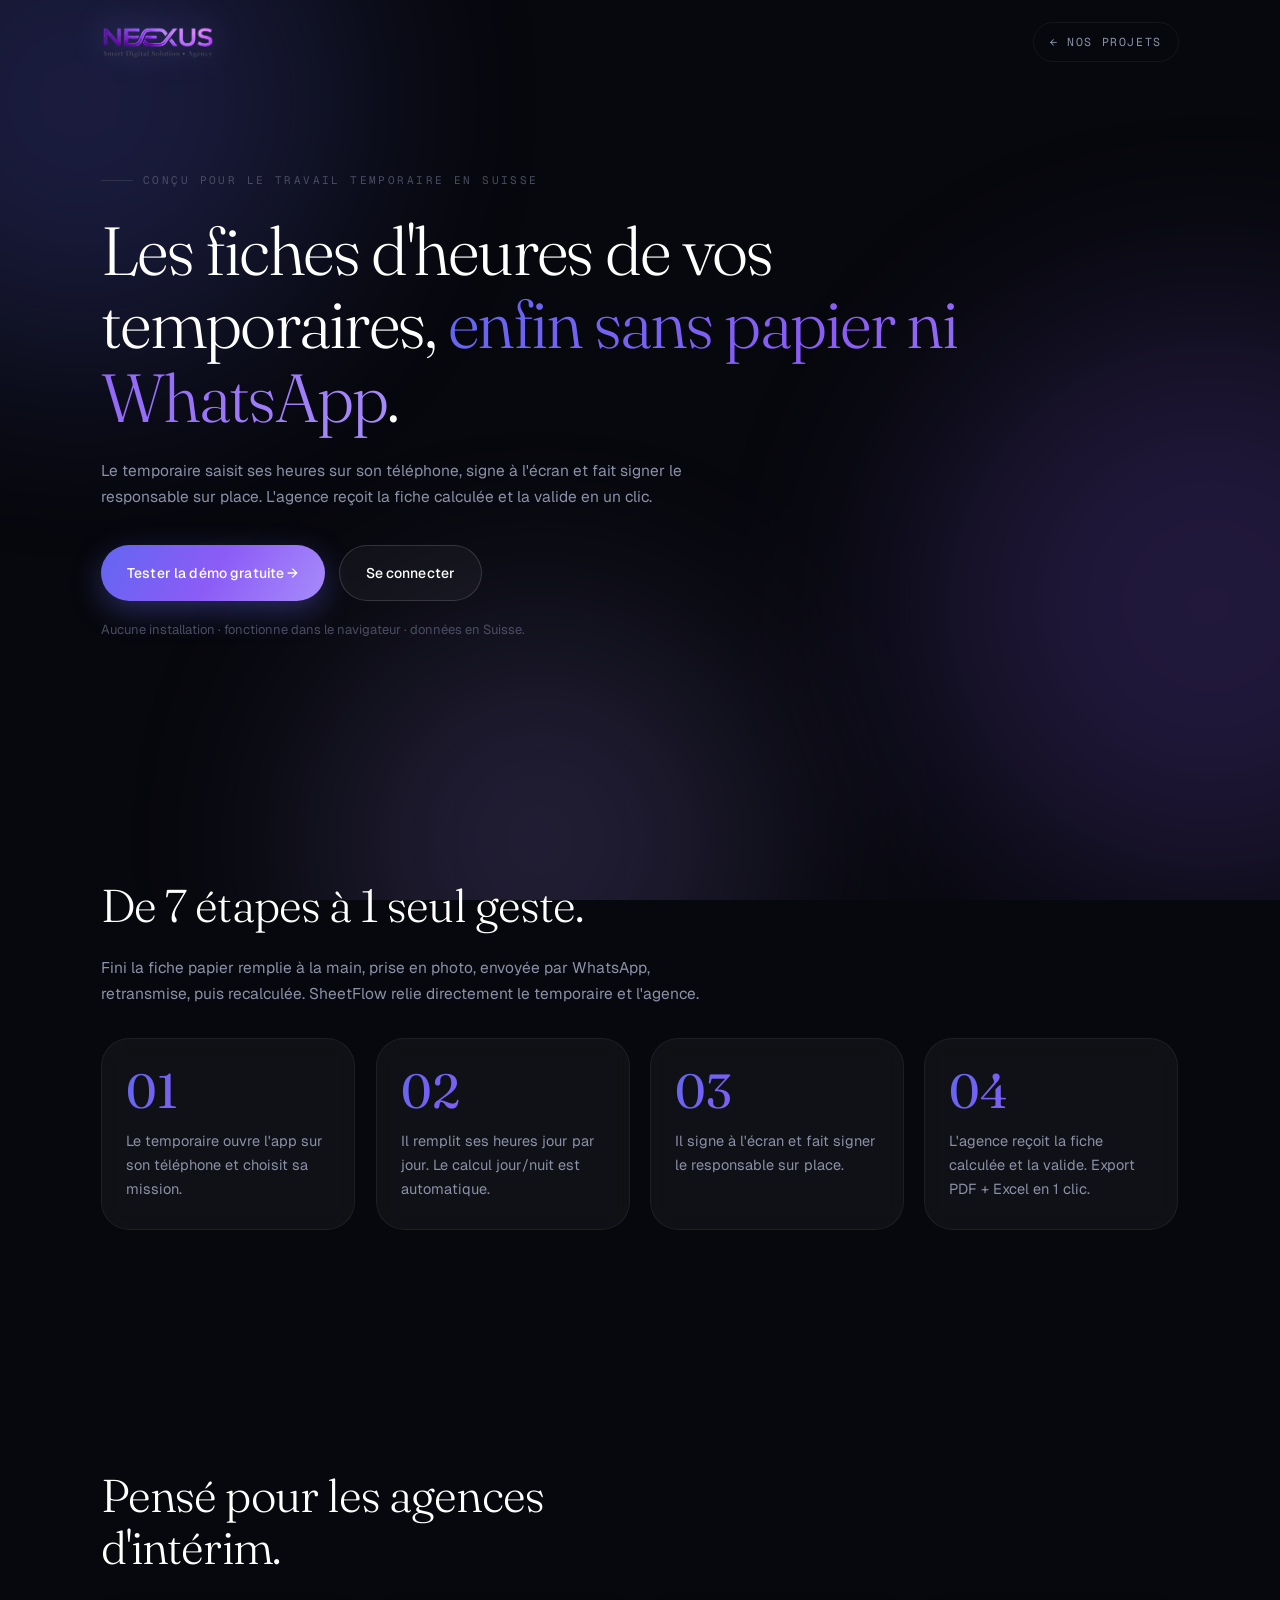
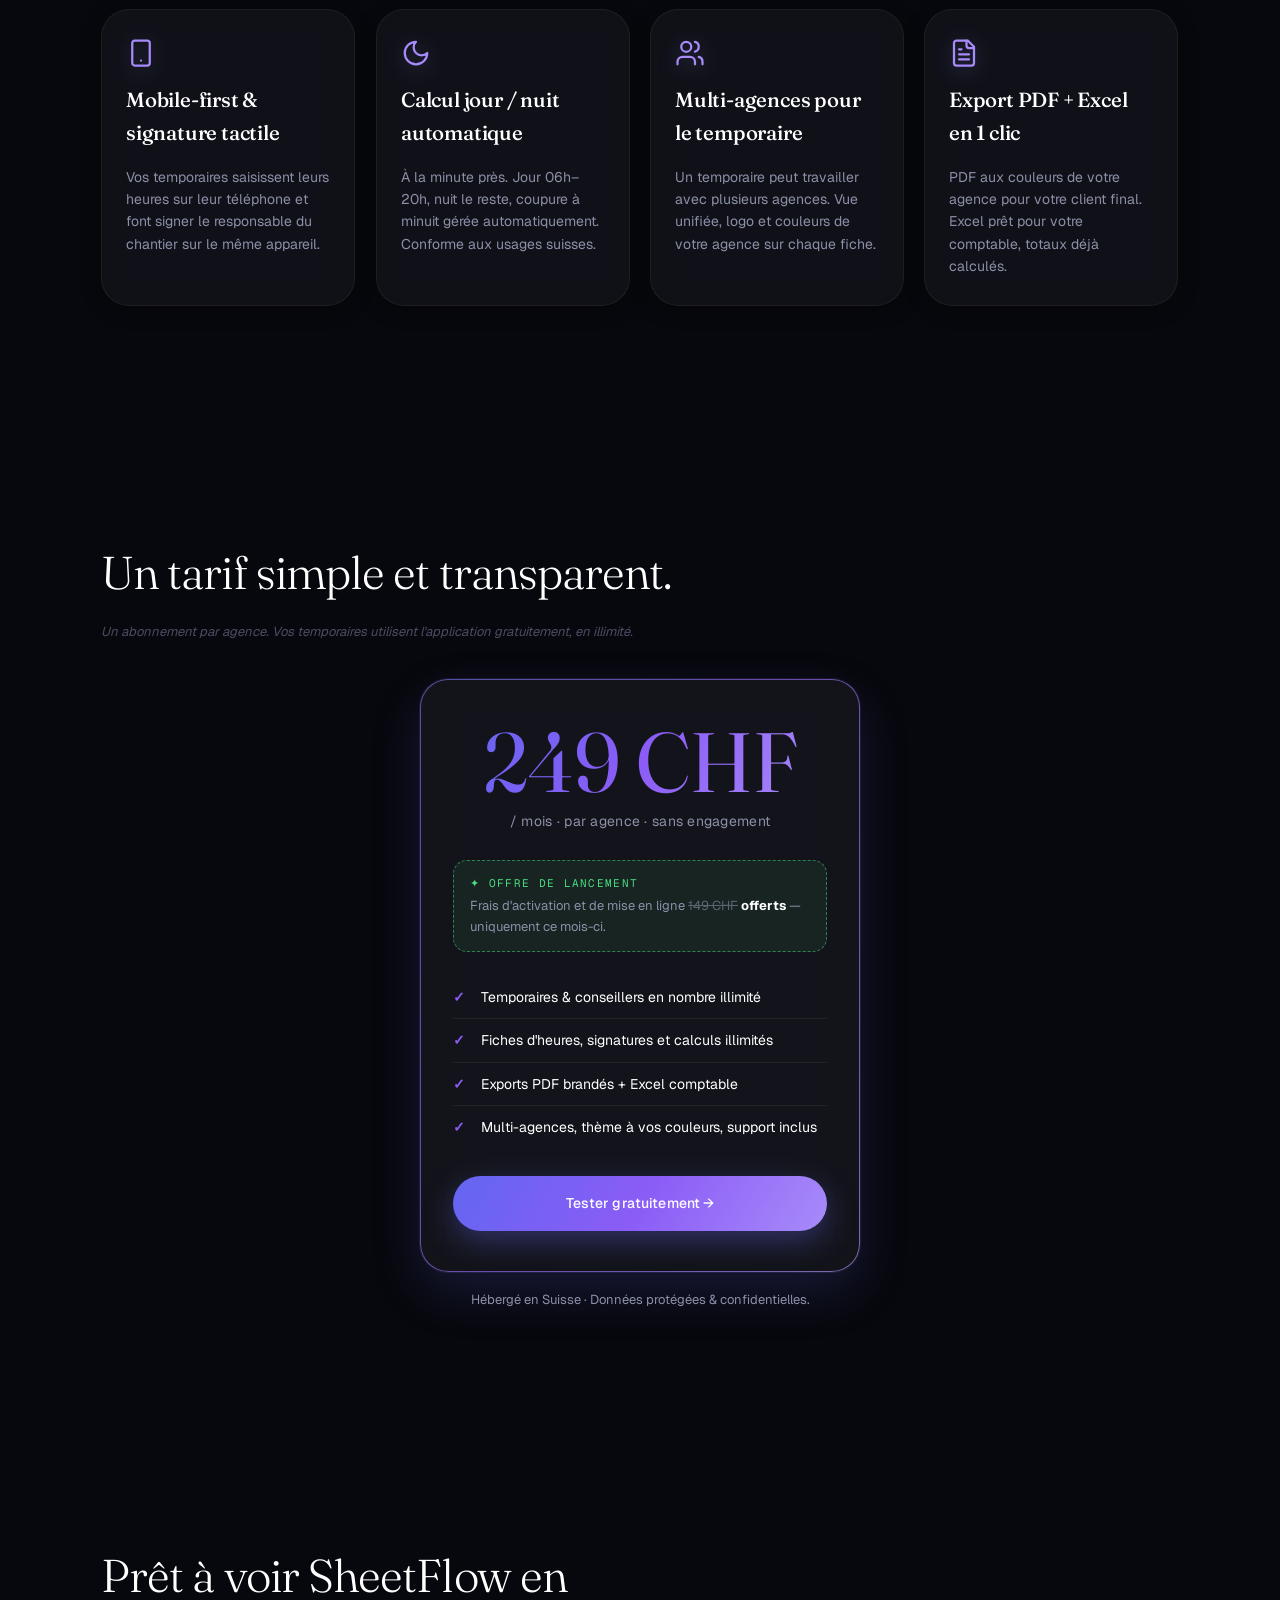
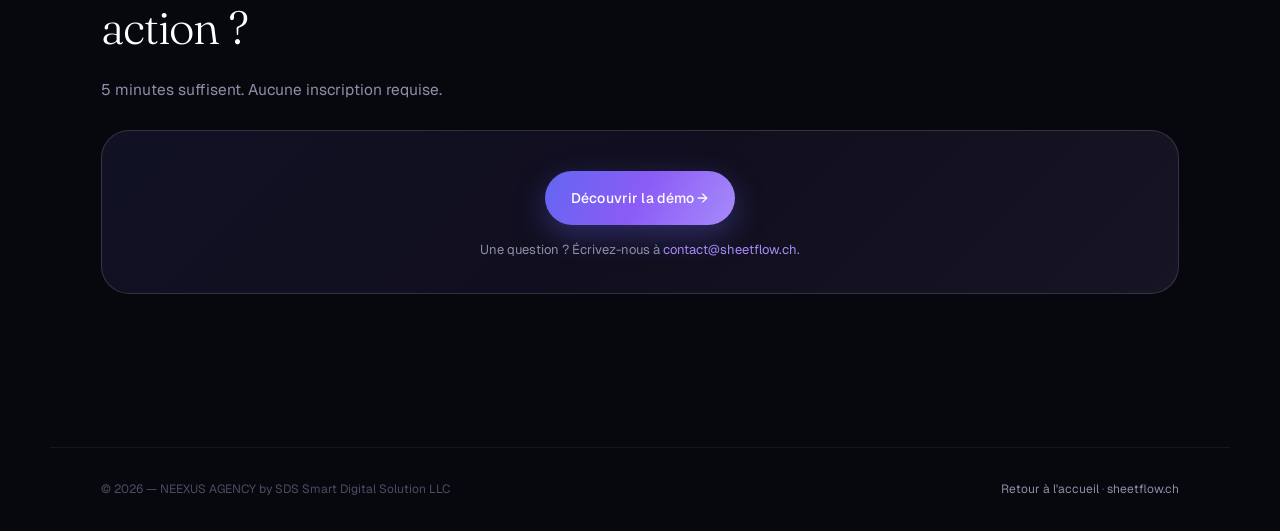
<file: sheetflow.html>
<!DOCTYPE html>
<html lang="fr">
<head>
<meta charset="UTF-8" />
<meta name="viewport" content="width=device-width, initial-scale=1, viewport-fit=cover" />
<meta name="theme-color" content="#07080d" />
<title>SheetFlow — Les fiches d'heures de vos temporaires, sans papier ni WhatsApp · NEEXUS</title>
<meta name="description" content="SheetFlow remplace le papier et WhatsApp par une application mobile : le temporaire saisit ses heures et signe, l'agence reçoit la fiche calculée et la valide en un clic. Conçue pour le travail temporaire en Suisse." />

<link rel="icon" type="image/png" href="favicon.png" />
<link rel="apple-touch-icon" href="favicon.png" />

<link rel="preconnect" href="https://fonts.googleapis.com" />
<link rel="preconnect" href="https://fonts.gstatic.com" crossorigin />
<link href="https://fonts.googleapis.com/css2?family=Fraunces:ital,opsz,wght@0,9..144,300;0,9..144,400;0,9..144,500;1,9..144,300;1,9..144,400&family=Geist+Mono:wght@400;500&family=Geist:wght@300;400;500;600&display=swap" rel="stylesheet" />

<style>
:root{
  --bg-1:#07080d;
  --bg-2:#0c0d14;
  --text:#ffffff;
  --text-strong:#ffffff;
  --text-dim:#8b90a8;
  --text-mute:#4a4d63;
  --blue:#6366f1;
  --purple:#8b5cf6;
  --magenta:#a78bfa;
  --pink:#a78bfa;
  --grad: linear-gradient(120deg,#6366f1 0%,#8b5cf6 50%,#a78bfa 100%);
  --grad-text: linear-gradient(120deg,#6366f1 0%,#8b5cf6 50%,#a78bfa 100%);
  --grad-soft: linear-gradient(135deg,rgba(99,102,241,.10) 0%,rgba(139,92,246,.08) 50%,rgba(167,139,250,.10) 100%);
  --line:rgba(255,255,255,.06);
  --line-strong:rgba(255,255,255,.14);
  --r-md:18px;
  --r-lg:28px;
  --container:1180px;
}

*{box-sizing:border-box;margin:0;padding:0;}
html,body{background:var(--bg-1);color:var(--text);}
html{-webkit-font-smoothing:antialiased;text-rendering:optimizeLegibility;scroll-behavior:smooth;}
body{
  font-family:'Geist',-apple-system,BlinkMacSystemFont,sans-serif;
  font-weight:400;line-height:1.6;
  font-size:clamp(15px,1vw,17px);
  position:relative;overflow-x:hidden;
}
img,svg{display:block;max-width:100%;}
a{color:inherit;text-decoration:none;}
button{font:inherit;color:inherit;background:none;border:0;cursor:pointer;}
::selection{background:var(--blue);color:#07080d;}

/* Glow orbs subtils — sur fond dark, blend normal */
.orbs{position:fixed;inset:0;pointer-events:none;z-index:0;overflow:hidden;}
.orb{position:absolute;border-radius:50%;filter:blur(110px);}
.orb-1{width:520px;height:520px;background:#6366f1;top:-160px;left:-180px;opacity:.22;}
.orb-2{width:580px;height:580px;background:#8b5cf6;top:35%;right:-220px;opacity:.20;}
.orb-3{width:440px;height:440px;background:#a78bfa;bottom:-160px;left:25%;opacity:.18;}

/* ============== NAV ============== */
.nav{
  position:relative;z-index:10;
  display:flex;align-items:center;justify-content:space-between;
  padding:22px max(24px,4vw);
  max-width:var(--container);margin:0 auto;width:100%;
}
.nav .logo img{height:34px;width:auto;filter:drop-shadow(0 0 16px rgba(129,140,248,.35));}
.nav .back{
  font-family:'Geist Mono','SF Mono',Menlo,monospace;
  font-size:11.5px;letter-spacing:.14em;text-transform:uppercase;
  color:var(--text-dim);
  display:inline-flex;align-items:center;gap:8px;
  padding:10px 16px;border:1px solid var(--line);border-radius:100px;
  transition:border-color .3s,color .3s,transform .3s;
}
.nav .back:hover{border-color:var(--purple);color:var(--text);transform:translateX(-2px);}

/* ============== LAYOUT ============== */
main{position:relative;z-index:5;}
section{padding:80px max(24px,4vw);max-width:var(--container);margin:0 auto;}
@media(min-width:900px){ section{padding:120px max(24px,4vw);} }

.eyebrow{
  font-family:'Geist Mono','SF Mono',Menlo,monospace;
  font-size:11px;letter-spacing:.22em;text-transform:uppercase;
  color:var(--text-mute);margin-bottom:24px;
  display:inline-flex;align-items:center;gap:10px;
}
.eyebrow::before{
  content:'';width:32px;height:1px;background:var(--text-mute);opacity:.5;
}
h1{
  font-family:'Fraunces',Georgia,serif;font-weight:300;
  font-size:clamp(32px,5.4vw,68px);
  line-height:1.08;letter-spacing:-.025em;
  max-width:22ch;margin-bottom:24px;
  color:var(--text-strong);
}
h1 .grad{
  background:var(--grad-text);
  -webkit-background-clip:text;background-clip:text;color:transparent;
  -webkit-text-fill-color:transparent;
}
h2{
  font-family:'Fraunces',Georgia,serif;font-weight:300;
  font-size:clamp(26px,3.8vw,46px);
  line-height:1.12;letter-spacing:-.02em;
  max-width:22ch;margin-bottom:24px;
  color:var(--text-strong);
}
h3{
  font-family:'Fraunces',Georgia,serif;font-weight:500;
  font-size:clamp(18px,1.6vw,22px);
  letter-spacing:-.01em;margin-bottom:16px;
  color:var(--text-strong);
}
p{color:var(--text);line-height:1.7;}
p + p{margin-top:14px;}
.lead{font-size:clamp(15.5px,1.2vw,18px);color:var(--text-dim);max-width:62ch;line-height:1.65;}

/* ============== HERO ============== */
.hero{padding-top:60px;}
@media(min-width:900px){ .hero{padding-top:80px;} }
.hero p.lead{margin-bottom:36px;}
.hero-ctas{display:flex;gap:14px;flex-wrap:wrap;margin-bottom:18px;}
.btn{
  display:inline-flex;align-items:center;gap:10px;
  padding:16px 26px;border-radius:100px;
  font-size:14px;font-weight:500;letter-spacing:.01em;
  transition:transform .3s,box-shadow .3s;
}
.btn-primary{
  background:var(--grad);color:#fff;
  box-shadow:0 10px 30px rgba(99,102,241,.35);
}
.btn-primary:hover{transform:translateY(-2px);box-shadow:0 14px 36px rgba(99,102,241,.5);}
.btn-ghost{
  background:rgba(255,255,255,.04);color:var(--text);
  border:1px solid var(--line-strong);
}
.btn-ghost:hover{background:rgba(255,255,255,.07);border-color:var(--purple);}
.hero-mention{
  font-size:13px;color:var(--text-mute);max-width:54ch;line-height:1.55;margin-top:8px;
}

/* ============== STEPS NUMEROTES (problem section) ============== */
.steps-list{
  margin:32px 0;padding:0;list-style:none;
  display:flex;flex-direction:column;gap:14px;
  counter-reset:step;
}
.steps-list li{
  position:relative;padding:16px 20px 16px 64px;
  background:rgba(255,255,255,.04);
  border:1px solid var(--line);border-radius:var(--r-md);
  backdrop-filter:blur(10px);
  -webkit-backdrop-filter:blur(10px);
  counter-increment:step;
  font-size:14.5px;
}
.steps-list li::before{
  content:counter(step);
  position:absolute;left:16px;top:50%;transform:translateY(-50%);
  width:34px;height:34px;border-radius:50%;
  background:var(--grad);color:#fff;
  font-family:'Fraunces',Georgia,serif;font-weight:500;font-size:14px;
  display:grid;place-items:center;
  box-shadow:0 4px 14px rgba(99,102,241,.35);
}
.problem-conclusion{
  margin-top:28px;font-style:italic;color:var(--text-dim);
  border-left:3px solid var(--magenta);padding:8px 0 8px 18px;
  background:linear-gradient(90deg,rgba(167,139,250,.08),transparent);
  border-radius:0 var(--r-md) var(--r-md) 0;
}

/* ============== 3 CARDS (solution section) ============== */
.cards-3{
  display:grid;gap:20px;margin-top:36px;
  grid-template-columns:1fr;
}
@media(min-width:900px){ .cards-3{grid-template-columns:repeat(3,1fr);gap:24px;} }
.card{
  padding:28px 24px;
  background:rgba(255,255,255,.04);
  border:1px solid var(--line);border-radius:var(--r-lg);
  backdrop-filter:blur(14px) saturate(140%);
  -webkit-backdrop-filter:blur(14px) saturate(140%);
  box-shadow:0 4px 20px rgba(0,0,0,.3);
}
.card .icon{
  font-size:30px;margin-bottom:16px;display:block;
  filter:drop-shadow(0 4px 10px rgba(129,140,248,.35));
}
.card .icon svg{width:30px;height:30px;stroke:var(--magenta);}
.card ul{list-style:none;padding:0;margin-top:8px;}
.card ul li{
  padding:8px 0 8px 22px;position:relative;font-size:14px;line-height:1.55;
  color:var(--text);
}
.card ul li + li{border-top:1px solid var(--line);}
.card ul li::before{
  content:'';position:absolute;left:0;top:14px;
  width:8px;height:8px;border-radius:50%;
  background:var(--grad);
}

/* ============== HOW IT WORKS (3 etapes alignees) ============== */
.howit-steps{
  display:grid;gap:22px;margin-top:32px;
  grid-template-columns:1fr;
}
@media(min-width:900px){ .howit-steps{grid-template-columns:repeat(3,1fr);gap:28px;} }
.howit-step{
  padding:28px 24px;
  background:rgba(255,255,255,.04);
  border:1px solid var(--line);border-radius:var(--r-lg);
  backdrop-filter:blur(10px);
  position:relative;
}
.howit-step .num{
  font-family:'Fraunces',Georgia,serif;font-weight:400;
  font-size:48px;line-height:1;
  background:var(--grad-text);
  -webkit-background-clip:text;background-clip:text;color:transparent;
  -webkit-text-fill-color:transparent;
  margin-bottom:14px;display:block;
}
.howit-step h3{margin-bottom:10px;}
.howit-step p{color:var(--text-dim);font-size:14.5px;line-height:1.65;}
@media(min-width:900px){ .howit-steps.steps-4{grid-template-columns:repeat(4,1fr);gap:20px;} }

/* ============== CARDS 4 (pensé pour les agences) ============== */
.cards-4{display:grid;gap:20px;margin-top:36px;grid-template-columns:1fr;}
@media(min-width:700px){ .cards-4{grid-template-columns:repeat(2,1fr);gap:22px;} }
@media(min-width:1100px){ .cards-4{grid-template-columns:repeat(4,1fr);gap:20px;} }
.cards-4 .card p{color:var(--text-dim);font-size:14px;line-height:1.6;}

/* ============== BULLET LIST (why section) ============== */
.bullets{
  display:grid;gap:14px;margin-top:32px;
  grid-template-columns:1fr;
}
@media(min-width:900px){ .bullets{grid-template-columns:1fr 1fr;gap:16px 28px;} }
.bullet{
  display:flex;gap:14px;padding:16px 18px;
  background:rgba(255,255,255,.03);
  border:1px solid var(--line);border-radius:var(--r-md);
  backdrop-filter:blur(8px);
}
.bullet .check{
  flex-shrink:0;width:24px;height:24px;border-radius:50%;
  background:var(--grad);display:grid;place-items:center;
  color:#fff;font-size:13px;font-weight:700;
  box-shadow:0 4px 12px rgba(99,102,241,.35);
}
.bullet p{font-size:14.5px;line-height:1.6;color:var(--text);}
.bullet p b{color:var(--text-strong);font-weight:600;}

/* ============== DEMO CALL ============== */
.demo-cta{
  margin-top:28px;padding:32px;
  background:var(--grad-soft);
  border:1px solid var(--line-strong);border-radius:var(--r-lg);
  text-align:center;
}
.demo-cta .btn{margin:8px 0 14px;}
.demo-cta .mention{font-size:13px;color:var(--text-dim);}

/* ============== PRICING ============== */
.pricing-wrap{
  display:grid;place-items:center;margin-top:36px;
}
.pricing-nb{
  display:block;font-size:13px;color:var(--text-mute);
  font-style:italic;margin-bottom:6px;max-width:60ch;
}
.pricing-card{
  width:100%;max-width:440px;
  padding:40px 32px;text-align:center;
  background:rgba(255,255,255,.05);
  border:1px solid var(--line-strong);border-radius:var(--r-lg);
  backdrop-filter:blur(18px) saturate(140%);
  box-shadow:0 20px 50px rgba(99,102,241,.18),0 0 0 1px rgba(167,139,250,.12);
  position:relative;
}
.pricing-card::before{
  content:'';position:absolute;inset:-1px;border-radius:inherit;
  padding:1px;background:var(--grad);
  -webkit-mask:linear-gradient(#fff 0 0) content-box,linear-gradient(#fff 0 0);
  -webkit-mask-composite:xor;mask-composite:exclude;
  pointer-events:none;opacity:.6;
}
.price{
  font-family:'Fraunces',Georgia,serif;font-weight:400;
  font-size:clamp(52px,8vw,84px);line-height:1;
  background:var(--grad-text);
  -webkit-background-clip:text;background-clip:text;color:transparent;
  -webkit-text-fill-color:transparent;
  margin-bottom:6px;
}
.price-unit{
  font-size:14px;color:var(--text-dim);
  letter-spacing:.02em;margin-bottom:28px;
}
.price-features{list-style:none;padding:0;margin:0 0 28px;text-align:left;}
.price-features li{
  padding:10px 0 10px 28px;position:relative;font-size:14px;color:var(--text);
  border-bottom:1px solid var(--line);
}
.price-features li:last-child{border-bottom:0;}
.price-features li::before{
  content:'✓';position:absolute;left:0;top:50%;transform:translateY(-50%);
  color:var(--purple);font-weight:700;font-size:14px;
}
.pricing-mention{
  margin-top:18px;font-size:13px;color:var(--text-dim);
  max-width:48ch;text-align:center;line-height:1.55;
}

/* ============== NEEXUS CREDIT ============== */
.neexus-credit{
  padding:48px 32px;text-align:center;
  background:var(--grad-soft);
  border:1px solid var(--line-strong);border-radius:var(--r-lg);
  backdrop-filter:blur(12px);
  margin-top:24px;
}
.neexus-credit p{color:var(--text);max-width:64ch;margin:0 auto 16px;font-size:15.5px;}
.neexus-credit .question{
  font-family:'Fraunces',Georgia,serif;font-weight:500;
  font-size:clamp(18px,2.2vw,22px);color:var(--text-strong);
  margin:22px 0 22px;font-style:italic;
}

/* ============== FAQ ============== */
.faq-list{margin-top:32px;display:flex;flex-direction:column;gap:12px;}
.faq-item{
  background:rgba(255,255,255,.04);
  border:1px solid var(--line);border-radius:var(--r-md);
  backdrop-filter:blur(8px);
  overflow:hidden;
}
.faq-q{
  width:100%;padding:18px 22px;text-align:left;
  display:flex;align-items:center;justify-content:space-between;gap:16px;
  font-family:'Fraunces',Georgia,serif;font-weight:500;font-size:15.5px;
  color:var(--text-strong);
}
.faq-q .icon{
  flex-shrink:0;width:24px;height:24px;border-radius:50%;
  background:rgba(139,92,246,.18);color:var(--purple);
  display:grid;place-items:center;font-size:18px;font-weight:600;
  transition:transform .3s,background-color .3s;
}
.faq-item.is-open .faq-q .icon{transform:rotate(45deg);background:rgba(167,139,250,.25);color:var(--magenta);}
.faq-a{
  max-height:0;overflow:hidden;transition:max-height .4s ease;
}
.faq-item.is-open .faq-a{max-height:600px;}
.faq-a-inner{padding:0 22px 20px;color:var(--text-dim);font-size:14.5px;line-height:1.7;}

/* ============== FOOTER ============== */
footer{
  position:relative;z-index:5;
  padding:32px max(24px,4vw);
  border-top:1px solid var(--line);
  max-width:var(--container);margin:32px auto 0;
  font-size:12px;color:var(--text-mute);
  display:flex;justify-content:space-between;align-items:center;gap:12px;flex-wrap:wrap;
}
footer a{color:var(--text-dim);transition:color .25s;}
footer a:hover{color:var(--text);}

/* ============== FADE-IN ANIMATIONS ============== */
.fade{
  opacity:0;transform:translateY(20px);
  transition:opacity .8s ease,transform .8s ease;
  will-change:opacity,transform;
}
.fade.is-visible{opacity:1;transform:translateY(0);}
.fade.delay-1{transition-delay:.08s;}
.fade.delay-2{transition-delay:.16s;}
.fade.delay-3{transition-delay:.24s;}
.fade.delay-4{transition-delay:.32s;}
@media (prefers-reduced-motion:reduce){
  .fade,.fade.is-visible{opacity:1;transform:none;transition:none;}
}

@media(max-width:640px){
  .nav{padding:18px 22px;}
  .nav .logo img{height:28px;}
  .nav .back{font-size:10.5px;padding:8px 12px;}
  section{padding:64px 22px;}
  .hero{padding-top:32px;}
}
</style>
</head>
<body>

<div class="orbs" aria-hidden="true">
  <div class="orb orb-1"></div>
  <div class="orb orb-2"></div>
  <div class="orb orb-3"></div>
</div>

<header class="nav">
  <a href="/" class="logo" aria-label="Retour à l'accueil NEEXUS">
    <img src="Logo_neexus.png" alt="NEEXUS" />
  </a>
  <a href="/projets.html" class="back">&larr; Nos projets</a>
</header>

<main>

  <!-- HERO -->
  <section class="hero">
    <span class="eyebrow fade">Conçu pour le travail temporaire en Suisse</span>
    <h1 class="fade delay-1">Les fiches d'heures de vos temporaires, <span class="grad">enfin sans papier ni WhatsApp</span>.</h1>
    <p class="lead fade delay-2">Le temporaire saisit ses heures sur son téléphone, signe à l'écran et fait signer le responsable sur place. L'agence reçoit la fiche calculée et la valide en un clic.</p>
    <div class="hero-ctas fade delay-3">
      <a class="btn btn-primary" href="https://sheetflow.ch/demo" target="_blank" rel="noopener">Tester la démo gratuite &rarr;</a>
      <a class="btn btn-ghost" href="https://sheetflow.ch" target="_blank" rel="noopener">Se connecter</a>
    </div>
    <p class="hero-mention fade delay-4">Aucune installation · fonctionne dans le navigateur · données en Suisse.</p>
  </section>

  <!-- DE 7 ETAPES A 1 SEUL GESTE -->
  <section class="howit" id="howitworks">
    <h2 class="fade">De 7 étapes à 1 seul geste.</h2>
    <p class="lead fade delay-1">Fini la fiche papier remplie à la main, prise en photo, envoyée par WhatsApp, retransmise, puis recalculée. SheetFlow relie directement le temporaire et l'agence.</p>
    <div class="howit-steps steps-4">
      <div class="howit-step fade delay-1">
        <span class="num">01</span>
        <p>Le temporaire ouvre l'app sur son téléphone et choisit sa mission.</p>
      </div>
      <div class="howit-step fade delay-2">
        <span class="num">02</span>
        <p>Il remplit ses heures jour par jour. Le calcul jour/nuit est automatique.</p>
      </div>
      <div class="howit-step fade delay-3">
        <span class="num">03</span>
        <p>Il signe à l'écran et fait signer le responsable sur place.</p>
      </div>
      <div class="howit-step fade delay-4">
        <span class="num">04</span>
        <p>L'agence reçoit la fiche calculée et la valide. Export PDF + Excel en 1 clic.</p>
      </div>
    </div>
  </section>

  <!-- PENSE POUR LES AGENCES D'INTERIM -->
  <section class="solution">
    <h2 class="fade">Pensé pour les agences d'intérim.</h2>
    <div class="cards-4">
      <div class="card fade delay-1">
        <span class="icon" aria-hidden="true"><svg viewBox="0 0 24 24" fill="none" stroke="currentColor" stroke-width="1.8" stroke-linecap="round" stroke-linejoin="round"><rect width="14" height="20" x="5" y="2" rx="2" ry="2"/><path d="M12 18h.01"/></svg></span>
        <h3>Mobile-first &amp; signature tactile</h3>
        <p>Vos temporaires saisissent leurs heures sur leur téléphone et font signer le responsable du chantier sur le même appareil.</p>
      </div>
      <div class="card fade delay-2">
        <span class="icon" aria-hidden="true"><svg viewBox="0 0 24 24" fill="none" stroke="currentColor" stroke-width="1.8" stroke-linecap="round" stroke-linejoin="round"><path d="M12 3a6 6 0 0 0 9 9 9 9 0 1 1-9-9Z"/></svg></span>
        <h3>Calcul jour / nuit automatique</h3>
        <p>À la minute près. Jour 06h–20h, nuit le reste, coupure à minuit gérée automatiquement. Conforme aux usages suisses.</p>
      </div>
      <div class="card fade delay-3">
        <span class="icon" aria-hidden="true"><svg viewBox="0 0 24 24" fill="none" stroke="currentColor" stroke-width="1.8" stroke-linecap="round" stroke-linejoin="round"><path d="M16 21v-2a4 4 0 0 0-4-4H6a4 4 0 0 0-4 4v2"/><circle cx="9" cy="7" r="4"/><path d="M22 21v-2a4 4 0 0 0-3-3.87"/><path d="M16 3.13a4 4 0 0 1 0 7.75"/></svg></span>
        <h3>Multi-agences pour le temporaire</h3>
        <p>Un temporaire peut travailler avec plusieurs agences. Vue unifiée, logo et couleurs de votre agence sur chaque fiche.</p>
      </div>
      <div class="card fade delay-4">
        <span class="icon" aria-hidden="true"><svg viewBox="0 0 24 24" fill="none" stroke="currentColor" stroke-width="1.8" stroke-linecap="round" stroke-linejoin="round"><path d="M15 2H6a2 2 0 0 0-2 2v16a2 2 0 0 0 2 2h12a2 2 0 0 0 2-2V7Z"/><path d="M14 2v4a2 2 0 0 0 2 2h4"/><path d="M16 13H8"/><path d="M16 17H8"/><path d="M10 9H8"/></svg></span>
        <h3>Export PDF + Excel en 1 clic</h3>
        <p>PDF aux couleurs de votre agence pour votre client final. Excel prêt pour votre comptable, totaux déjà calculés.</p>
      </div>
    </div>
  </section>

  <!-- TARIF -->
  <section class="pricing">
    <h2 class="fade">Un tarif simple et transparent.</h2>
    <span class="pricing-nb fade delay-1">Un abonnement par agence. Vos temporaires utilisent l'application gratuitement, en illimité.</span>
    <div class="pricing-wrap">
      <div class="pricing-card fade delay-2">
        <div class="price">249 CHF</div>
        <div class="price-unit">/ mois · par agence · sans engagement</div>
        <div style="margin:0 0 24px;padding:14px 16px;border:1px dashed rgba(74,222,128,.5);border-radius:14px;background:rgba(74,222,128,.08);font-size:13px;color:var(--text-dim);text-align:left;line-height:1.55;">
          <span style="display:block;color:#4ade80;font-family:'Geist Mono',monospace;font-size:11px;letter-spacing:.12em;text-transform:uppercase;margin-bottom:4px;">✦ Offre de lancement</span>
          Frais d'activation et de mise en ligne <s style="opacity:.6;">149 CHF</s> <b style="color:var(--text-strong);">offerts</b> — uniquement ce mois-ci.
        </div>
        <ul class="price-features">
          <li>Temporaires &amp; conseillers en nombre illimité</li>
          <li>Fiches d'heures, signatures et calculs illimités</li>
          <li>Exports PDF brandés + Excel comptable</li>
          <li>Multi-agences, thème à vos couleurs, support inclus</li>
        </ul>
        <a class="btn btn-primary" href="https://sheetflow.ch/demo" target="_blank" rel="noopener" style="width:100%;justify-content:center;">Tester gratuitement &rarr;</a>
      </div>
      <p class="pricing-mention fade delay-3">Hébergé en Suisse · Données protégées &amp; confidentielles.</p>
    </div>
  </section>

  <!-- CTA FINAL -->
  <section class="demo">
    <h2 class="fade">Prêt à voir SheetFlow en action&nbsp;?</h2>
    <p class="lead fade delay-1">5 minutes suffisent. Aucune inscription requise.</p>
    <div class="demo-cta fade delay-2">
      <a class="btn btn-primary" href="https://sheetflow.ch/demo" target="_blank" rel="noopener">Découvrir la démo &rarr;</a>
      <p class="mention">Une question&nbsp;? Écrivez-nous à <a href="mailto:contact@sheetflow.ch" style="color:var(--magenta);">contact@sheetflow.ch</a>.</p>
    </div>
  </section>

</main>

<footer>
  <div>&copy; 2026 — NEEXUS AGENCY by SDS Smart Digital Solution LLC</div>
  <div><a href="/">Retour à l'accueil</a> · <a href="https://sheetflow.ch" target="_blank" rel="noopener">sheetflow.ch</a></div>
</footer>

<script>
// Fade-in au scroll via IntersectionObserver — leger, no GSAP.
const fadeObserver = new IntersectionObserver((entries) => {
  entries.forEach(entry => {
    if (entry.isIntersecting) {
      entry.target.classList.add('is-visible');
      fadeObserver.unobserve(entry.target);
    }
  });
}, { threshold: 0.12, rootMargin: '0px 0px -40px 0px' });

document.querySelectorAll('.fade').forEach(el => fadeObserver.observe(el));

// FAQ accordion (ouverture mutuellement exclusive)
document.querySelectorAll('.faq-q').forEach(q => {
  q.addEventListener('click', () => {
    const item = q.closest('.faq-item');
    const isOpen = item.classList.contains('is-open');
    document.querySelectorAll('.faq-item.is-open').forEach(o => {
      o.classList.remove('is-open');
      o.querySelector('.faq-q').setAttribute('aria-expanded', 'false');
    });
    if (!isOpen) {
      item.classList.add('is-open');
      q.setAttribute('aria-expanded', 'true');
    }
  });
});
</script>

</body>
</html>
</file>
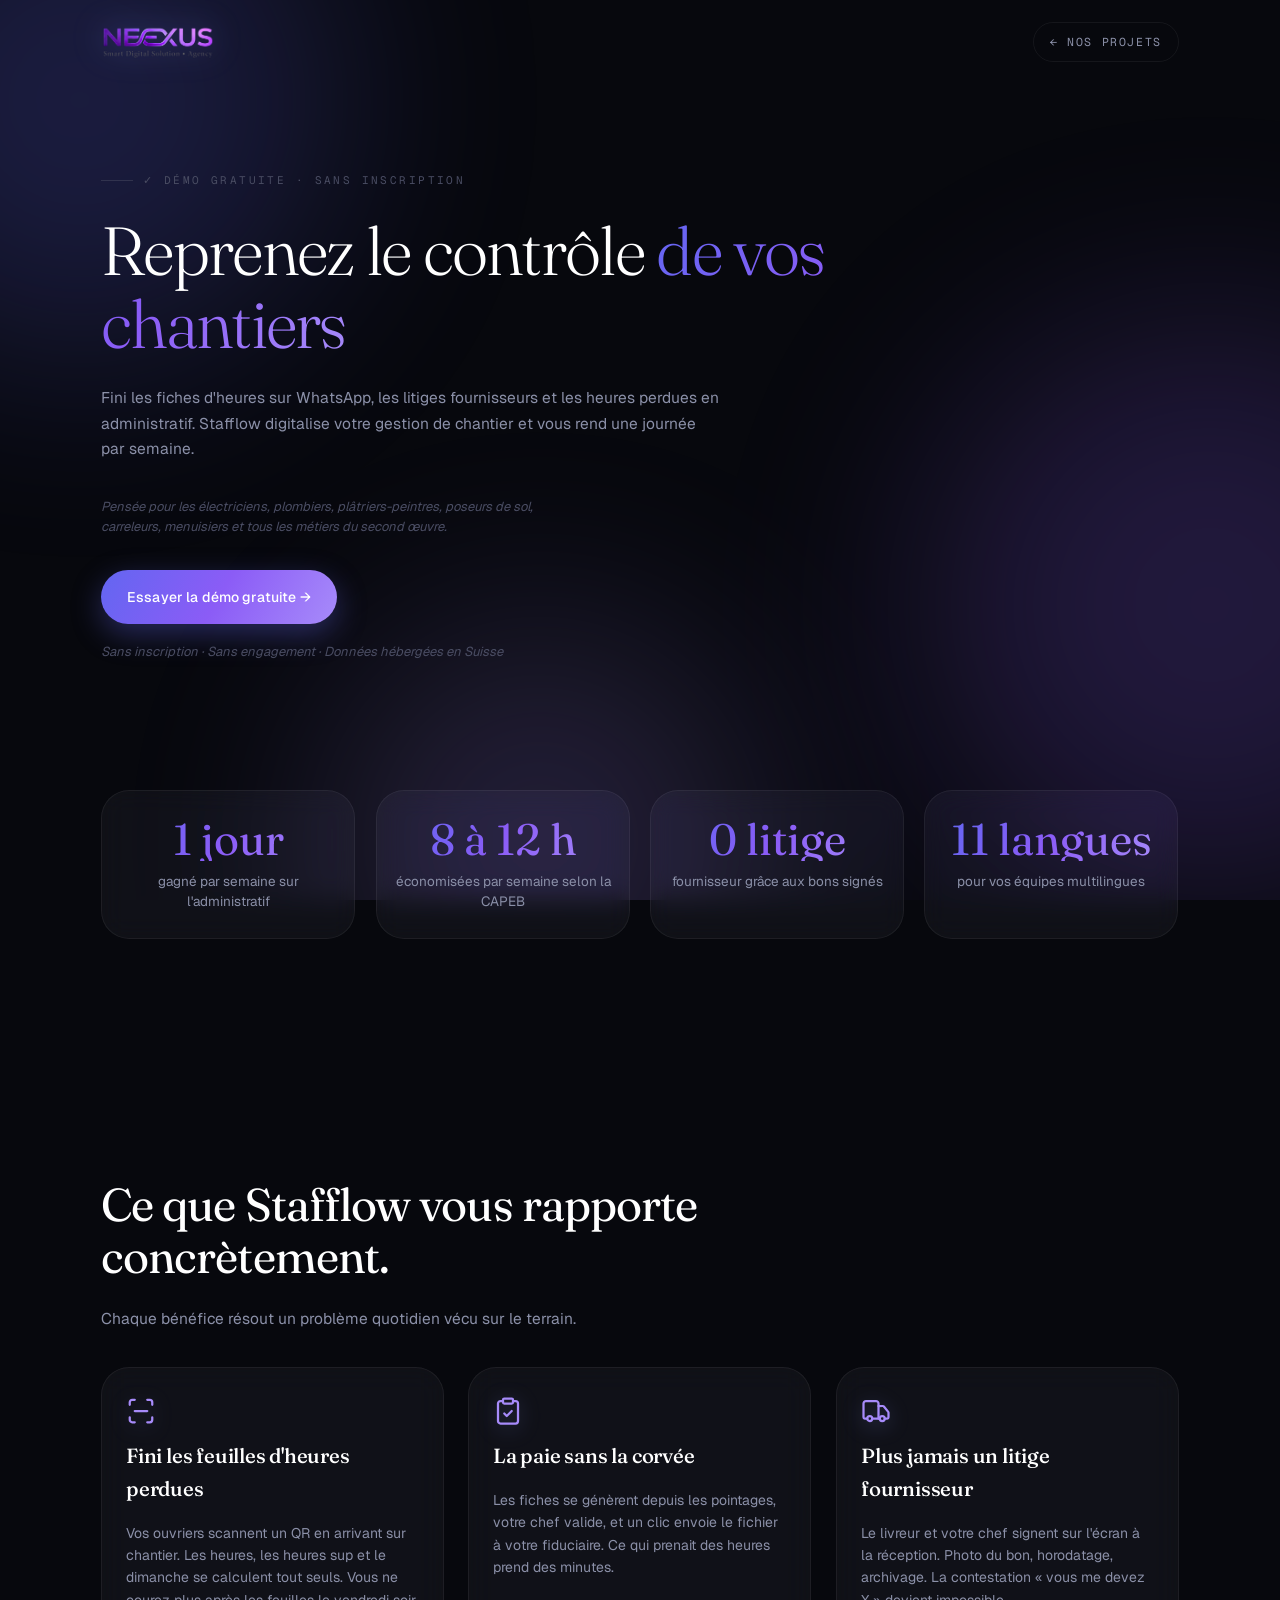
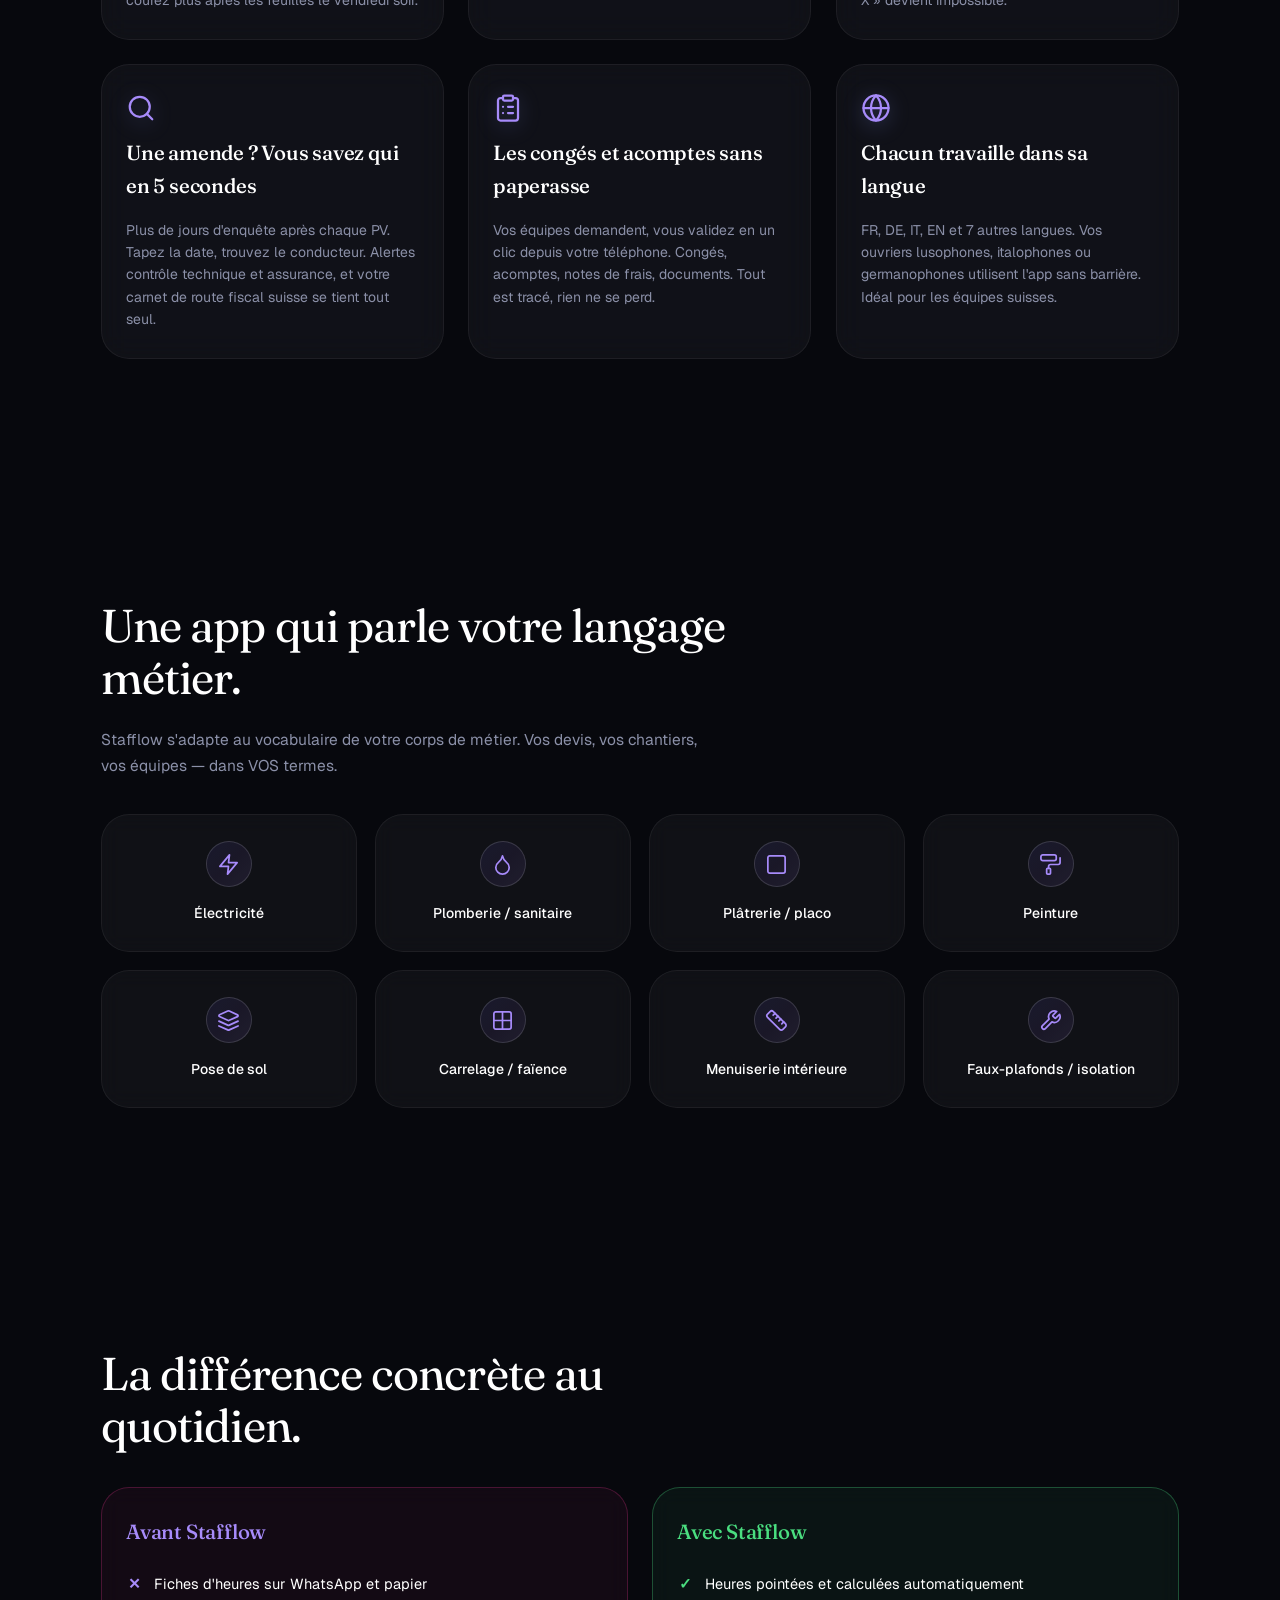
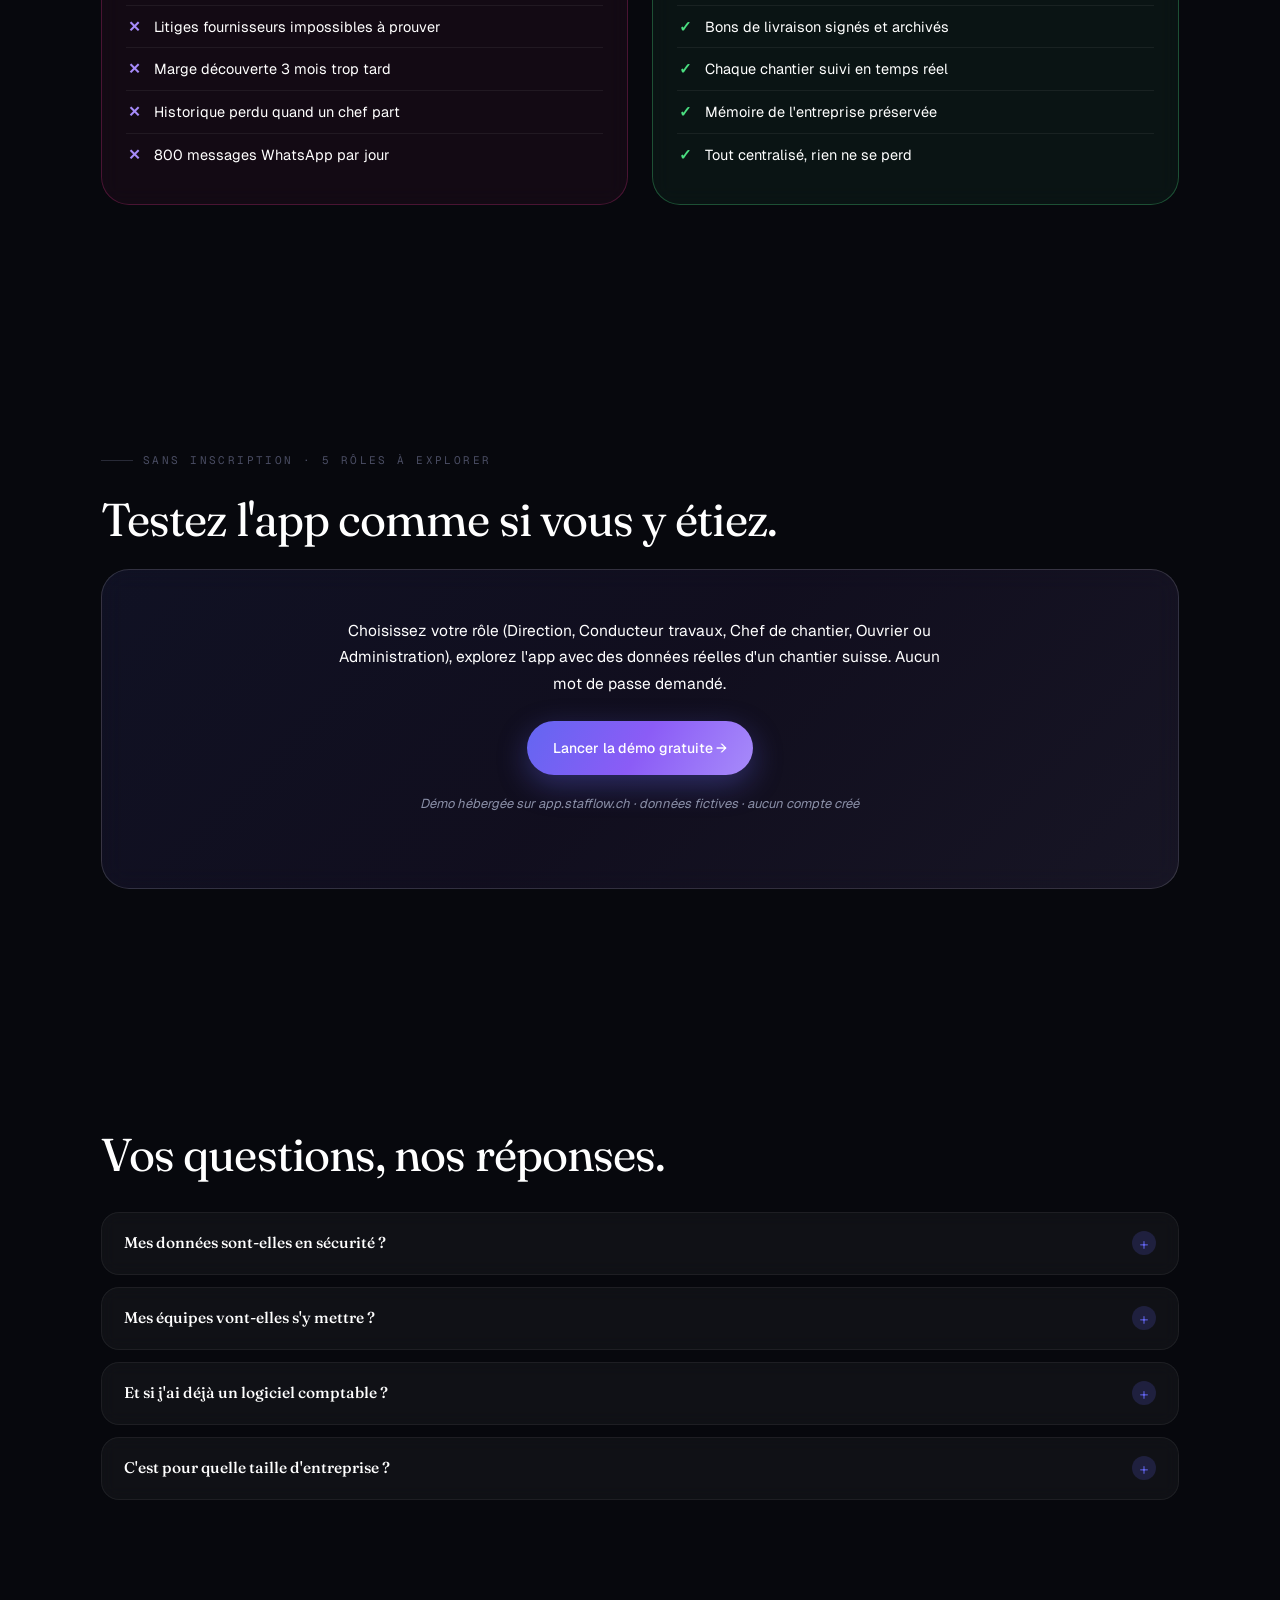
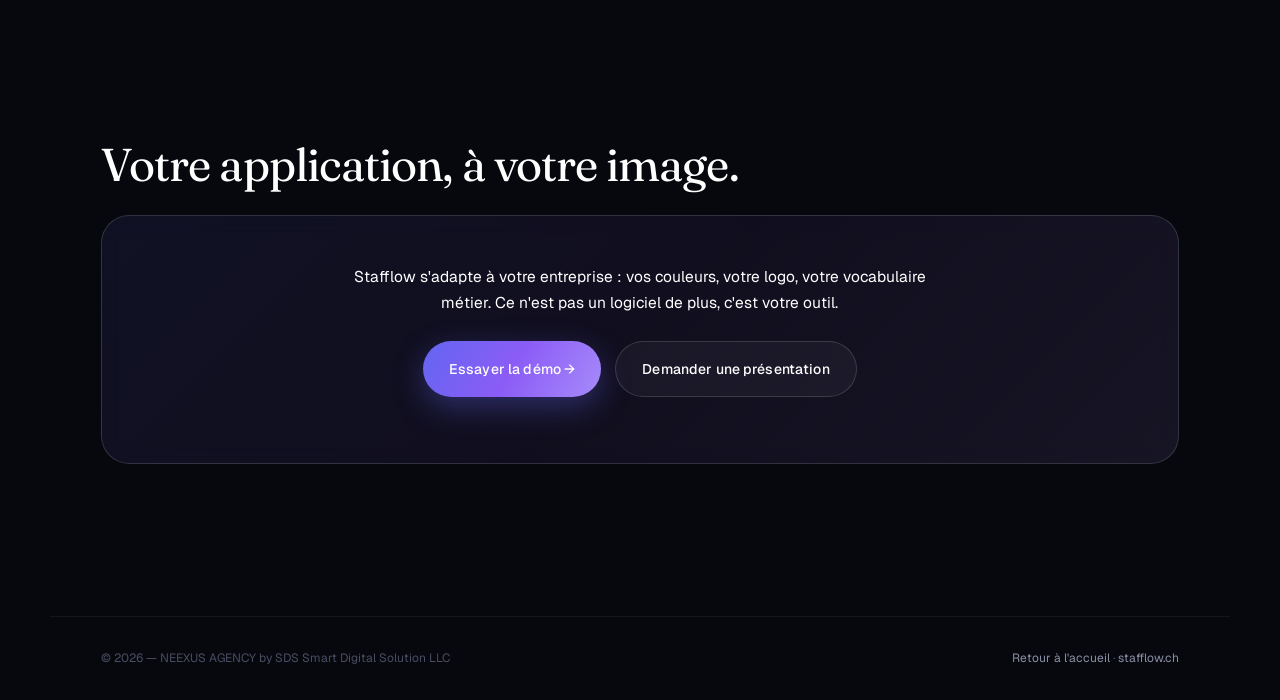
<file: stafflow.ch.html>
<!DOCTYPE html>
<html lang="fr">
<head>
<meta charset="UTF-8" />
<meta name="viewport" content="width=device-width, initial-scale=1, viewport-fit=cover" />
<meta name="theme-color" content="#07080d" />
<title>Stafflow — Reprenez le contrôle de vos chantiers · NEEXUS</title>
<meta name="description" content="Stafflow digitalise la gestion de chantier des métiers du second œuvre en Suisse : feuilles d'heures par QR, paie, bons de livraison, contrôles et multilinguisme. Pour les entreprises de 10 à 200 salariés." />

<link rel="icon" type="image/png" href="favicon.png" />
<link rel="apple-touch-icon" href="favicon.png" />

<link rel="preconnect" href="https://fonts.googleapis.com" />
<link rel="preconnect" href="https://fonts.gstatic.com" crossorigin />
<link href="https://fonts.googleapis.com/css2?family=Fraunces:ital,opsz,wght@0,9..144,300;0,9..144,400;0,9..144,500;1,9..144,300;1,9..144,400&family=Geist+Mono:wght@400;500&family=Geist:wght@300;400;500;600&display=swap" rel="stylesheet" />

<style>
:root{
  --bg-1:#07080d;
  --bg-2:#0c0d14;
  --text:#ffffff;
  --text-strong:#ffffff;
  --text-dim:#8b90a8;
  --text-mute:#4a4d63;
  --blue:#6366f1;
  --purple:#8b5cf6;
  --magenta:#a78bfa;
  --pink:#a78bfa;
  --grad: linear-gradient(120deg,#6366f1 0%,#8b5cf6 50%,#a78bfa 100%);
  --grad-text: linear-gradient(120deg,#6366f1 0%,#8b5cf6 50%,#a78bfa 100%);
  --grad-soft: linear-gradient(135deg,rgba(99,102,241,.10) 0%,rgba(139,92,246,.08) 50%,rgba(167,139,250,.10) 100%);
  --line:rgba(255,255,255,.06);
  --line-strong:rgba(255,255,255,.14);
  --r-md:18px;
  --r-lg:28px;
  --container:1180px;
}

*{box-sizing:border-box;margin:0;padding:0;}
html,body{background:var(--bg-1);color:var(--text);}
html{-webkit-font-smoothing:antialiased;text-rendering:optimizeLegibility;scroll-behavior:smooth;}
body{
  font-family:'Geist',-apple-system,BlinkMacSystemFont,sans-serif;
  font-weight:400;line-height:1.6;
  font-size:clamp(15px,1vw,17px);
  position:relative;overflow-x:hidden;
}
img,svg{display:block;max-width:100%;}
a{color:inherit;text-decoration:none;}
button{font:inherit;color:inherit;background:none;border:0;cursor:pointer;}
::selection{background:var(--accent,#6366f1);color:#07080d;}

/* Glow orbs subtils */
.orbs{position:fixed;inset:0;pointer-events:none;z-index:0;overflow:hidden;}
.orb{position:absolute;border-radius:50%;filter:blur(110px);}
.orb-1{width:520px;height:520px;background:#6366f1;top:-160px;left:-180px;opacity:.22;}
.orb-2{width:580px;height:580px;background:#8b5cf6;top:35%;right:-220px;opacity:.20;}
.orb-3{width:440px;height:440px;background:#a78bfa;bottom:-160px;left:25%;opacity:.18;}

/* NAV */
.nav{
  position:relative;z-index:10;
  display:flex;align-items:center;justify-content:space-between;
  padding:22px max(24px,4vw);
  max-width:var(--container);margin:0 auto;width:100%;
}
.nav .logo img{height:34px;width:auto;filter:drop-shadow(0 0 16px rgba(124,140,248,.35));}
.nav .back{
  font-family:'Geist Mono','SF Mono',Menlo,monospace;
  font-size:11.5px;letter-spacing:.14em;text-transform:uppercase;
  color:var(--text-dim);
  display:inline-flex;align-items:center;gap:8px;
  padding:10px 16px;border:1px solid var(--line);border-radius:100px;
  transition:border-color .3s,color .3s,transform .3s;
}
.nav .back:hover{border-color:var(--purple);color:var(--text);transform:translateX(-2px);}

/* LAYOUT */
main{position:relative;z-index:5;}
section{padding:80px max(24px,4vw);max-width:var(--container);margin:0 auto;}
@media(min-width:900px){ section{padding:120px max(24px,4vw);} }

.eyebrow{
  font-family:'Geist Mono','SF Mono',Menlo,monospace;
  font-size:11px;letter-spacing:.22em;text-transform:uppercase;
  color:var(--text-mute);margin-bottom:24px;
  display:inline-flex;align-items:center;gap:10px;
}
.eyebrow::before{
  content:'';width:32px;height:1px;background:var(--text-mute);opacity:.5;
}
h1{
  font-family:'Fraunces',Georgia,serif;font-weight:300;
  font-size:clamp(32px,5.4vw,68px);
  line-height:1.08;letter-spacing:-.025em;
  max-width:22ch;margin-bottom:24px;color:var(--text-strong);
}
h1 .grad{
  background:var(--grad-text);
  -webkit-background-clip:text;background-clip:text;color:transparent;
  -webkit-text-fill-color:transparent;
}
h2{
  font-family:'Fraunces',Georgia,serif;font-weight:400;
  font-size:clamp(26px,3.8vw,46px);
  line-height:1.12;letter-spacing:-.02em;
  max-width:24ch;margin-bottom:24px;color:var(--text-strong);
}
h3{
  font-family:'Fraunces',Georgia,serif;font-weight:500;
  font-size:clamp(18px,1.6vw,22px);
  letter-spacing:-.01em;margin-bottom:16px;color:var(--text-strong);
}
p{color:var(--text);line-height:1.7;}
p + p{margin-top:14px;}
.lead{font-size:clamp(15.5px,1.2vw,18px);color:var(--text-dim);max-width:62ch;line-height:1.65;}

/* HERO */
.hero{padding-top:60px;}
@media(min-width:900px){ .hero{padding-top:80px;} }
.hero p.lead{margin-bottom:36px;}
.hero-ctas{display:flex;gap:14px;flex-wrap:wrap;margin-bottom:18px;}
.btn{
  display:inline-flex;align-items:center;gap:10px;
  padding:16px 26px;border-radius:100px;
  font-size:14px;font-weight:500;letter-spacing:.01em;
  transition:transform .3s,box-shadow .3s;
}
.btn-primary{
  background:var(--grad);color:#fff;
  box-shadow:0 10px 30px rgba(99,102,241,.35);
}
.btn-primary:hover{transform:translateY(-2px);box-shadow:0 14px 36px rgba(99,102,241,.5);}
.btn-ghost{
  background:rgba(255,255,255,.04);color:var(--text);
  border:1px solid var(--line-strong);
}
.btn-ghost:hover{background:rgba(255,255,255,.07);border-color:var(--purple);}
.hero-mention{
  font-size:13px;color:var(--text-mute);max-width:54ch;line-height:1.55;margin-top:8px;
  font-style:italic;
}

/* PROBLEM — pain cards (5 cards stack) */
.pain-list{
  display:grid;gap:16px;margin-top:36px;
  grid-template-columns:1fr;
}
@media(min-width:900px){ .pain-list{grid-template-columns:repeat(2,1fr);gap:20px;} }
.pain{
  padding:24px 22px;
  background:rgba(255,255,255,.04);
  border:1px solid var(--line);border-radius:var(--r-lg);
  backdrop-filter:blur(12px) saturate(140%);
}
.pain .icon{font-size:28px;margin-bottom:10px;display:block;}
.pain h3{margin-bottom:8px;font-size:17px;}
.pain p{color:var(--text-dim);font-size:14.5px;line-height:1.6;}

/* SOLUTION — 4 piliers */
.cards-4{
  display:grid;gap:20px;margin-top:36px;
  grid-template-columns:1fr;
}
@media(min-width:700px){ .cards-4{grid-template-columns:repeat(2,1fr);gap:22px;} }
@media(min-width:1100px){ .cards-4{grid-template-columns:repeat(4,1fr);gap:20px;} }
.card{
  padding:28px 24px;
  background:rgba(255,255,255,.04);
  border:1px solid var(--line);border-radius:var(--r-lg);
  backdrop-filter:blur(14px) saturate(140%);
}
.card .icon{
  font-size:30px;margin-bottom:14px;display:block;
  filter:drop-shadow(0 4px 10px rgba(124,140,248,.35));
}
.card .icon svg{width:30px;height:30px;stroke:var(--magenta);}
.card p{color:var(--text-dim);font-size:14px;line-height:1.6;}

/* CARDS-3 (Pour qui) */
.cards-3{
  display:grid;gap:20px;margin-top:36px;
  grid-template-columns:1fr;
}
@media(min-width:900px){ .cards-3{grid-template-columns:repeat(3,1fr);gap:24px;} }
.card-neg{
  background:rgba(214,51,132,.08);
  border:1px dashed rgba(167,139,250,.4);
  margin-top:32px;
}
.card-neg ul{list-style:none;padding:0;margin-top:8px;}
.card-neg ul li{
  padding:8px 0 8px 22px;position:relative;font-size:14px;line-height:1.55;color:var(--text-dim);
}
.card-neg ul li::before{
  content:'';position:absolute;left:0;top:14px;
  width:8px;height:8px;border-radius:50%;background:var(--magenta);opacity:.85;
}

/* FEATURES — bullet grid */
.bullets{
  display:grid;gap:14px;margin-top:32px;
  grid-template-columns:1fr;
}
@media(min-width:900px){ .bullets{grid-template-columns:1fr 1fr;gap:14px 24px;} }
.bullet{
  display:flex;gap:14px;padding:16px 18px;
  background:rgba(255,255,255,.03);
  border:1px solid var(--line);border-radius:var(--r-md);
  backdrop-filter:blur(8px);
}
.bullet .check{
  flex-shrink:0;width:24px;height:24px;border-radius:50%;
  background:var(--grad);display:grid;place-items:center;
  color:#fff;font-size:13px;font-weight:700;
  box-shadow:0 4px 12px rgba(99,102,241,.35);
}
.bullet p{font-size:14.5px;line-height:1.6;color:var(--text);}
.bullet p b{color:var(--text-strong);font-weight:600;}

/* HOW IT WORKS — timeline 5 etapes */
.howit-steps{
  display:grid;gap:22px;margin-top:32px;
  grid-template-columns:1fr;
}
@media(min-width:700px){ .howit-steps{grid-template-columns:repeat(2,1fr);gap:24px;} }
@media(min-width:1100px){ .howit-steps{grid-template-columns:repeat(5,1fr);gap:18px;} }
.howit-step{
  padding:26px 22px;
  background:rgba(255,255,255,.04);
  border:1px solid var(--line);border-radius:var(--r-lg);
  backdrop-filter:blur(10px);position:relative;
}
.howit-step .num{
  font-family:'Fraunces',Georgia,serif;font-weight:400;
  font-size:36px;line-height:1;
  background:var(--grad-text);
  -webkit-background-clip:text;background-clip:text;color:transparent;
  -webkit-text-fill-color:transparent;
  margin-bottom:12px;display:block;
}
.howit-step h3{margin-bottom:8px;font-size:16.5px;}
.howit-step p{color:var(--text-dim);font-size:13.5px;line-height:1.6;}

/* PRICING — custom (sur-mesure) */
.pricing-wrap{
  display:grid;place-items:center;margin-top:36px;
}
.pricing-custom{
  width:100%;max-width:680px;
  padding:40px 32px;
  background:rgba(255,255,255,.04);
  border:1px solid var(--line-strong);border-radius:var(--r-lg);
  backdrop-filter:blur(18px) saturate(140%);
  position:relative;
}
.pricing-custom::before{
  content:'';position:absolute;inset:-1px;border-radius:inherit;
  padding:1px;background:var(--grad);
  -webkit-mask:linear-gradient(#fff 0 0) content-box,linear-gradient(#fff 0 0);
  -webkit-mask-composite:xor;mask-composite:exclude;
  pointer-events:none;opacity:.6;
}
.pricing-custom > p{margin-bottom:24px;color:var(--text);}
.price-block{margin-bottom:24px;}
.price-block h4{
  font-family:'Fraunces',Georgia,serif;font-weight:500;
  font-size:15px;color:var(--text-strong);margin-bottom:12px;
  display:flex;align-items:center;gap:10px;
}
.price-block h4::before{
  content:'';width:6px;height:6px;border-radius:50%;background:var(--grad);
  box-shadow:0 0 0 3px rgba(99,102,241,.25);
}
.price-block ul{list-style:none;padding:0;margin:0;}
.price-block ul li{
  padding:8px 0 8px 26px;position:relative;font-size:14px;color:var(--text);
  border-bottom:1px solid var(--line);
}
.price-block ul li:last-child{border-bottom:0;}
.price-block ul li::before{
  content:'';position:absolute;left:0;top:14px;width:14px;height:2px;
  background:var(--purple);border-radius:2px;
}
.pricing-cta-wrap{margin-top:24px;text-align:center;}

/* FAQ — accordion */
.faq-list{margin-top:32px;display:flex;flex-direction:column;gap:12px;}
.faq-item{
  background:rgba(255,255,255,.04);
  border:1px solid var(--line);border-radius:var(--r-md);
  backdrop-filter:blur(8px);overflow:hidden;
}
.faq-q{
  width:100%;padding:18px 22px;text-align:left;
  display:flex;align-items:center;justify-content:space-between;gap:16px;
  font-family:'Fraunces',Georgia,serif;font-weight:500;font-size:15.5px;
  color:var(--text-strong);
}
.faq-q .icon{
  flex-shrink:0;width:24px;height:24px;border-radius:50%;
  background:rgba(99,102,241,.18);color:var(--blue);
  display:grid;place-items:center;font-size:18px;font-weight:600;
  transition:transform .3s,background-color .3s,color .3s;
}
.faq-item.is-open .faq-q .icon{transform:rotate(45deg);background:rgba(167,139,250,.22);color:var(--magenta);}
.faq-a{max-height:0;overflow:hidden;transition:max-height .4s ease;}
.faq-item.is-open .faq-a{max-height:600px;}
.faq-a-inner{padding:0 22px 20px;color:var(--text-dim);font-size:14.5px;line-height:1.7;}

/* FINAL CTA */
.final-cta{
  padding:48px 32px;text-align:center;
  background:var(--grad-soft);
  border:1px solid var(--line-strong);border-radius:var(--r-lg);
  backdrop-filter:blur(12px);margin-top:24px;
}
.final-cta p{color:var(--text);max-width:62ch;margin:0 auto 24px;font-size:15.5px;}
.final-cta .ctas{display:flex;gap:14px;flex-wrap:wrap;justify-content:center;margin-bottom:18px;}
.final-cta .reass{font-size:13px;color:var(--text-dim);font-style:italic;}

/* FOOTER */
footer{
  position:relative;z-index:5;
  padding:32px max(24px,4vw);
  border-top:1px solid var(--line);
  max-width:var(--container);margin:32px auto 0;
  font-size:12px;color:var(--text-mute);
  display:flex;justify-content:space-between;align-items:center;gap:12px;flex-wrap:wrap;
}
footer a{color:var(--text-dim);transition:color .25s;}
footer a:hover{color:var(--text);}

/* FADE-IN */
.fade{opacity:0;transform:translateY(20px);transition:opacity .8s ease,transform .8s ease;will-change:opacity,transform;}
.fade.is-visible{opacity:1;transform:translateY(0);}
.fade.delay-1{transition-delay:.08s;}
.fade.delay-2{transition-delay:.16s;}
.fade.delay-3{transition-delay:.24s;}
.fade.delay-4{transition-delay:.32s;}
@media (prefers-reduced-motion:reduce){
  .fade,.fade.is-visible{opacity:1;transform:none;transition:none;}
}

/* STATS BAND */
.stats-band{padding-top:0;}
.stats-grid{display:grid;grid-template-columns:repeat(2,1fr);gap:16px;margin-top:8px;}
@media(min-width:900px){ .stats-grid{grid-template-columns:repeat(4,1fr);gap:20px;} }
.stat{
  text-align:center;padding:26px 18px;
  background:rgba(255,255,255,.04);
  border:1px solid var(--line);border-radius:var(--r-lg);
  backdrop-filter:blur(12px) saturate(140%);
}
.stat .n{
  font-family:'Fraunces',Georgia,serif;font-weight:400;
  font-size:clamp(28px,4.6vw,44px);line-height:1;
  background:var(--grad-text);
  -webkit-background-clip:text;background-clip:text;color:transparent;
  -webkit-text-fill-color:transparent;
}
.stat p{color:var(--text-dim);font-size:13.5px;margin-top:10px;line-height:1.5;}

/* TRADES GRID (corps de métier) */
.trades-grid{display:grid;grid-template-columns:repeat(2,1fr);gap:14px;margin-top:36px;}
@media(min-width:700px){ .trades-grid{grid-template-columns:repeat(4,1fr);gap:18px;} }
.trade{
  text-align:center;padding:26px 16px;
  background:rgba(255,255,255,.04);
  border:1px solid var(--line);border-radius:var(--r-lg);
  backdrop-filter:blur(10px);
}
.trade .ic{
  width:46px;height:46px;margin:0 auto 14px;border-radius:50%;
  background:var(--grad-soft);border:1px solid var(--line-strong);
  display:grid;place-items:center;color:var(--magenta);
}
.trade .ic svg{width:23px;height:23px;}
.trade span{font-size:14px;color:var(--text);font-weight:500;}

/* COMPARE AVANT / APRES */
.compare{display:grid;grid-template-columns:1fr;gap:18px;margin-top:36px;}
@media(min-width:800px){ .compare{grid-template-columns:1fr 1fr;gap:24px;} }
.compare-col{padding:28px 24px;border-radius:var(--r-lg);backdrop-filter:blur(10px);}
.compare-col.neg{background:rgba(214,51,132,.06);border:1px solid rgba(214,51,132,.28);}
.compare-col.pos{background:rgba(74,222,128,.06);border:1px solid rgba(74,222,128,.30);}
.compare-col h3{display:flex;align-items:center;gap:10px;margin-bottom:14px;}
.compare-col.neg h3{color:var(--magenta);}
.compare-col.pos h3{color:#4ade80;}
.compare-col ul{list-style:none;padding:0;margin:0;}
.compare-col li{padding:10px 0 10px 28px;position:relative;font-size:14.5px;color:var(--text);line-height:1.5;border-top:1px solid var(--line);}
.compare-col li:first-child{border-top:0;}
.compare-col.neg li::before{content:'✕';position:absolute;left:2px;top:10px;color:var(--magenta);font-weight:700;}
.compare-col.pos li::before{content:'✓';position:absolute;left:2px;top:10px;color:#4ade80;font-weight:700;}

@media(max-width:640px){
  .nav{padding:18px 22px;}
  .nav .logo img{height:28px;}
  .nav .back{font-size:10.5px;padding:8px 12px;}
  section{padding:64px 22px;}
  .hero{padding-top:32px;}
}
</style>
</head>
<body>

<div class="orbs" aria-hidden="true">
  <div class="orb orb-1"></div>
  <div class="orb orb-2"></div>
  <div class="orb orb-3"></div>
</div>

<header class="nav">
  <a href="/" class="logo" aria-label="Retour à l'accueil NEEXUS">
    <img src="Logo_neexus.png" alt="NEEXUS" />
  </a>
  <a href="/projets.html" class="back">&larr; Nos projets</a>
</header>

<main>

  <!-- HERO -->
  <section class="hero">
    <span class="eyebrow fade">✓ Démo gratuite · sans inscription</span>
    <h1 class="fade delay-1">Reprenez le contrôle <span class="grad">de vos chantiers</span></h1>
    <p class="lead fade delay-2">Fini les fiches d'heures sur WhatsApp, les litiges fournisseurs et les heures perdues en administratif. Stafflow digitalise votre gestion de chantier et vous rend une journée par semaine.</p>
    <p class="hero-mention fade delay-2" style="font-style:italic;margin-bottom:32px;">Pensée pour les électriciens, plombiers, plâtriers-peintres, poseurs de sol, carreleurs, menuisiers et tous les métiers du second œuvre.</p>
    <div class="hero-ctas fade delay-3">
      <a class="btn btn-primary" href="https://app.stafflow.ch/demo" target="_blank" rel="noopener">Essayer la démo gratuite &rarr;</a>
    </div>
    <p class="hero-mention fade delay-4">Sans inscription · Sans engagement · Données hébergées en Suisse</p>
  </section>

  <!-- CHIFFRES -->
  <section class="stats-band">
    <div class="stats-grid">
      <div class="stat fade delay-1"><div class="n">1 jour</div><p>gagné par semaine sur l'administratif</p></div>
      <div class="stat fade delay-2"><div class="n">8 à 12 h</div><p>économisées par semaine selon la CAPEB</p></div>
      <div class="stat fade delay-3"><div class="n">0 litige</div><p>fournisseur grâce aux bons signés</p></div>
      <div class="stat fade delay-4"><div class="n">11 langues</div><p>pour vos équipes multilingues</p></div>
    </div>
  </section>

  <!-- CE QUE STAFFLOW VOUS RAPPORTE -->
  <section class="solution">
    <h2 class="fade">Ce que Stafflow vous rapporte concrètement.</h2>
    <p class="lead fade delay-1">Chaque bénéfice résout un problème quotidien vécu sur le terrain.</p>
    <div class="cards-3">
      <div class="card fade delay-1">
        <span class="icon" aria-hidden="true"><svg viewBox="0 0 24 24" fill="none" stroke="currentColor" stroke-width="1.8" stroke-linecap="round" stroke-linejoin="round"><path d="M3 7V5a2 2 0 0 1 2-2h2"/><path d="M17 3h2a2 2 0 0 1 2 2v2"/><path d="M21 17v2a2 2 0 0 1-2 2h-2"/><path d="M7 21H5a2 2 0 0 1-2-2v-2"/><path d="M7 12h10"/></svg></span>
        <h3>Fini les feuilles d'heures perdues</h3>
        <p>Vos ouvriers scannent un QR en arrivant sur chantier. Les heures, les heures sup et le dimanche se calculent tout seuls. Vous ne courez plus après les feuilles le vendredi soir.</p>
      </div>
      <div class="card fade delay-2">
        <span class="icon" aria-hidden="true"><svg viewBox="0 0 24 24" fill="none" stroke="currentColor" stroke-width="1.8" stroke-linecap="round" stroke-linejoin="round"><rect width="8" height="4" x="8" y="2" rx="1" ry="1"/><path d="M16 4h2a2 2 0 0 1 2 2v14a2 2 0 0 1-2 2H6a2 2 0 0 1-2-2V6a2 2 0 0 1 2-2h2"/><path d="m9 14 2 2 4-4"/></svg></span>
        <h3>La paie sans la corvée</h3>
        <p>Les fiches se génèrent depuis les pointages, votre chef valide, et un clic envoie le fichier à votre fiduciaire. Ce qui prenait des heures prend des minutes.</p>
      </div>
      <div class="card fade delay-3">
        <span class="icon" aria-hidden="true"><svg viewBox="0 0 24 24" fill="none" stroke="currentColor" stroke-width="1.8" stroke-linecap="round" stroke-linejoin="round"><path d="M14 18V6a2 2 0 0 0-2-2H4a2 2 0 0 0-2 2v11a1 1 0 0 0 1 1h2"/><path d="M15 18H9"/><path d="M19 18h2a1 1 0 0 0 1-1v-3.65a1 1 0 0 0-.22-.624l-3.48-4.35A1 1 0 0 0 17.52 8H14"/><circle cx="17" cy="18" r="2"/><circle cx="7" cy="18" r="2"/></svg></span>
        <h3>Plus jamais un litige fournisseur</h3>
        <p>Le livreur et votre chef signent sur l'écran à la réception. Photo du bon, horodatage, archivage. La contestation «&nbsp;vous me devez X&nbsp;» devient impossible.</p>
      </div>
      <div class="card fade delay-1">
        <span class="icon" aria-hidden="true"><svg viewBox="0 0 24 24" fill="none" stroke="currentColor" stroke-width="1.8" stroke-linecap="round" stroke-linejoin="round"><circle cx="11" cy="11" r="8"/><path d="m21 21-4.3-4.3"/></svg></span>
        <h3>Une amende&nbsp;? Vous savez qui en 5 secondes</h3>
        <p>Plus de jours d'enquête après chaque PV. Tapez la date, trouvez le conducteur. Alertes contrôle technique et assurance, et votre carnet de route fiscal suisse se tient tout seul.</p>
      </div>
      <div class="card fade delay-2">
        <span class="icon" aria-hidden="true"><svg viewBox="0 0 24 24" fill="none" stroke="currentColor" stroke-width="1.8" stroke-linecap="round" stroke-linejoin="round"><rect width="8" height="4" x="8" y="2" rx="1" ry="1"/><path d="M16 4h2a2 2 0 0 1 2 2v14a2 2 0 0 1-2 2H6a2 2 0 0 1-2-2V6a2 2 0 0 1 2-2h2"/><path d="M12 11h4"/><path d="M12 16h4"/><path d="M8 11h.01"/><path d="M8 16h.01"/></svg></span>
        <h3>Les congés et acomptes sans paperasse</h3>
        <p>Vos équipes demandent, vous validez en un clic depuis votre téléphone. Congés, acomptes, notes de frais, documents. Tout est tracé, rien ne se perd.</p>
      </div>
      <div class="card fade delay-3">
        <span class="icon" aria-hidden="true"><svg viewBox="0 0 24 24" fill="none" stroke="currentColor" stroke-width="1.8" stroke-linecap="round" stroke-linejoin="round"><circle cx="12" cy="12" r="10"/><path d="M12 2a14.5 14.5 0 0 0 0 20 14.5 14.5 0 0 0 0-20"/><path d="M2 12h20"/></svg></span>
        <h3>Chacun travaille dans sa langue</h3>
        <p>FR, DE, IT, EN et 7 autres langues. Vos ouvriers lusophones, italophones ou germanophones utilisent l'app sans barrière. Idéal pour les équipes suisses.</p>
      </div>
    </div>
  </section>

  <!-- UNE APP QUI PARLE VOTRE LANGAGE METIER -->
  <section class="forwhom">
    <h2 class="fade">Une app qui parle votre langage métier.</h2>
    <p class="lead fade delay-1">Stafflow s'adapte au vocabulaire de votre corps de métier. Vos devis, vos chantiers, vos équipes — dans VOS termes.</p>
    <div class="trades-grid">
      <div class="trade fade delay-1"><span class="ic" aria-hidden="true"><svg viewBox="0 0 24 24" fill="none" stroke="currentColor" stroke-width="1.8" stroke-linecap="round" stroke-linejoin="round"><polygon points="13 2 3 14 12 14 11 22 21 10 12 10 13 2"/></svg></span><span>Électricité</span></div>
      <div class="trade fade delay-1"><span class="ic" aria-hidden="true"><svg viewBox="0 0 24 24" fill="none" stroke="currentColor" stroke-width="1.8" stroke-linecap="round" stroke-linejoin="round"><path d="M12 22a7 7 0 0 0 7-7c0-2-1-3.9-3-5.5s-3.5-4-4-6.5c-.5 2.5-2 4.9-4 6.5C6 11.1 5 13 5 15a7 7 0 0 0 7 7z"/></svg></span><span>Plomberie / sanitaire</span></div>
      <div class="trade fade delay-2"><span class="ic" aria-hidden="true"><svg viewBox="0 0 24 24" fill="none" stroke="currentColor" stroke-width="1.8" stroke-linecap="round" stroke-linejoin="round"><rect width="18" height="18" x="3" y="3" rx="2"/></svg></span><span>Plâtrerie / placo</span></div>
      <div class="trade fade delay-2"><span class="ic" aria-hidden="true"><svg viewBox="0 0 24 24" fill="none" stroke="currentColor" stroke-width="1.8" stroke-linecap="round" stroke-linejoin="round"><rect width="16" height="6" x="2" y="2" rx="2"/><path d="M10 16v-2a2 2 0 0 1 2-2h8a2 2 0 0 0 2-2V5"/><rect width="4" height="6" x="8" y="16" rx="1"/></svg></span><span>Peinture</span></div>
      <div class="trade fade delay-3"><span class="ic" aria-hidden="true"><svg viewBox="0 0 24 24" fill="none" stroke="currentColor" stroke-width="1.8" stroke-linecap="round" stroke-linejoin="round"><path d="m12.83 2.18a2 2 0 0 0-1.66 0L2.6 6.08a1 1 0 0 0 0 1.83l8.58 3.91a2 2 0 0 0 1.66 0l8.58-3.9a1 1 0 0 0 0-1.83Z"/><path d="m22 17.65-9.17 4.16a2 2 0 0 1-1.66 0L2 17.65"/><path d="m22 12.65-9.17 4.16a2 2 0 0 1-1.66 0L2 12.65"/></svg></span><span>Pose de sol</span></div>
      <div class="trade fade delay-3"><span class="ic" aria-hidden="true"><svg viewBox="0 0 24 24" fill="none" stroke="currentColor" stroke-width="1.8" stroke-linecap="round" stroke-linejoin="round"><rect width="18" height="18" x="3" y="3" rx="2"/><path d="M12 3v18"/><path d="M3 12h18"/></svg></span><span>Carrelage / faïence</span></div>
      <div class="trade fade delay-4"><span class="ic" aria-hidden="true"><svg viewBox="0 0 24 24" fill="none" stroke="currentColor" stroke-width="1.8" stroke-linecap="round" stroke-linejoin="round"><path d="M21.3 15.3a2.4 2.4 0 0 1 0 3.4l-2.6 2.6a2.4 2.4 0 0 1-3.4 0L2.7 8.7a2.41 2.41 0 0 1 0-3.4l2.6-2.6a2.41 2.41 0 0 1 3.4 0Z"/><path d="m14.5 12.5 2-2"/><path d="m11.5 9.5 2-2"/><path d="m8.5 6.5 2-2"/><path d="m17.5 15.5 2-2"/></svg></span><span>Menuiserie intérieure</span></div>
      <div class="trade fade delay-4"><span class="ic" aria-hidden="true"><svg viewBox="0 0 24 24" fill="none" stroke="currentColor" stroke-width="1.8" stroke-linecap="round" stroke-linejoin="round"><path d="M14.7 6.3a1 1 0 0 0 0 1.4l1.6 1.6a1 1 0 0 0 1.4 0l3.77-3.77a6 6 0 0 1-7.94 7.94l-6.91 6.91a2.12 2.12 0 0 1-3-3l6.91-6.91a6 6 0 0 1 7.94-7.94l-3.76 3.76z"/></svg></span><span>Faux-plafonds / isolation</span></div>
    </div>
  </section>

  <!-- LA DIFFERENCE CONCRETE AU QUOTIDIEN -->
  <section class="compare-section">
    <h2 class="fade">La différence concrète au quotidien.</h2>
    <div class="compare">
      <div class="compare-col neg fade delay-1">
        <h3>Avant Stafflow</h3>
        <ul>
          <li>Fiches d'heures sur WhatsApp et papier</li>
          <li>Litiges fournisseurs impossibles à prouver</li>
          <li>Marge découverte 3 mois trop tard</li>
          <li>Historique perdu quand un chef part</li>
          <li>800 messages WhatsApp par jour</li>
        </ul>
      </div>
      <div class="compare-col pos fade delay-2">
        <h3>Avec Stafflow</h3>
        <ul>
          <li>Heures pointées et calculées automatiquement</li>
          <li>Bons de livraison signés et archivés</li>
          <li>Chaque chantier suivi en temps réel</li>
          <li>Mémoire de l'entreprise préservée</li>
          <li>Tout centralisé, rien ne se perd</li>
        </ul>
      </div>
    </div>
  </section>

  <!-- DEMO -->
  <section class="final" id="howitworks">
    <span class="eyebrow fade">Sans inscription · 5 rôles à explorer</span>
    <h2 class="fade delay-1">Testez l'app comme si vous y étiez.</h2>
    <div class="final-cta fade delay-2">
      <p>Choisissez votre rôle (Direction, Conducteur travaux, Chef de chantier, Ouvrier ou Administration), explorez l'app avec des données réelles d'un chantier suisse. Aucun mot de passe demandé.</p>
      <div class="ctas">
        <a class="btn btn-primary" href="https://app.stafflow.ch/demo" target="_blank" rel="noopener">Lancer la démo gratuite &rarr;</a>
      </div>
      <p class="reass">Démo hébergée sur app.stafflow.ch · données fictives · aucun compte créé</p>
    </div>
  </section>

  <!-- FAQ -->
  <section class="faq">
    <h2 class="fade">Vos questions, nos réponses.</h2>
    <div class="faq-list">
      <div class="faq-item fade delay-1">
        <button class="faq-q" type="button" aria-expanded="false">Mes données sont-elles en sécurité&nbsp;?<span class="icon">+</span></button>
        <div class="faq-a"><div class="faq-a-inner">Hébergement suisse, isolation totale entre entreprises, conforme nLPD. Vos données ne quittent jamais la Suisse.</div></div>
      </div>
      <div class="faq-item fade delay-1">
        <button class="faq-q" type="button" aria-expanded="false">Mes équipes vont-elles s'y mettre&nbsp;?<span class="icon">+</span></button>
        <div class="faq-a"><div class="faq-a-inner">Interface pensée pour le terrain, prise en main en quelques minutes, accompagnement inclus le premier mois.</div></div>
      </div>
      <div class="faq-item fade delay-2">
        <button class="faq-q" type="button" aria-expanded="false">Et si j'ai déjà un logiciel comptable&nbsp;?<span class="icon">+</span></button>
        <div class="faq-a"><div class="faq-a-inner">Stafflow nourrit votre fiduciaire, il ne la remplace pas. Export Excel en un clic, compatible avec tous les logiciels comptables suisses.</div></div>
      </div>
      <div class="faq-item fade delay-2">
        <button class="faq-q" type="button" aria-expanded="false">C'est pour quelle taille d'entreprise&nbsp;?<span class="icon">+</span></button>
        <div class="faq-a"><div class="faq-a-inner">Pour toutes les PME à partir de 10 salariés. L'app s'adapte à votre structure, du petit atelier de second œuvre aux entreprises bien établies.</div></div>
      </div>
    </div>
  </section>

  <!-- VOTRE APPLICATION A VOTRE IMAGE -->
  <section class="final">
    <h2 class="fade">Votre application, à votre image.</h2>
    <div class="final-cta fade delay-1">
      <p>Stafflow s'adapte à votre entreprise : vos couleurs, votre logo, votre vocabulaire métier. Ce n'est pas un logiciel de plus, c'est votre outil.</p>
      <div class="ctas">
        <a class="btn btn-primary" href="https://app.stafflow.ch/demo" target="_blank" rel="noopener">Essayer la démo &rarr;</a>
        <a class="btn btn-ghost" href="https://app.stafflow.ch/demo" target="_blank" rel="noopener">Demander une présentation</a>
      </div>
    </div>
  </section>

</main>

<footer>
  <div>&copy; 2026 — NEEXUS AGENCY by SDS Smart Digital Solution LLC</div>
  <div><a href="/">Retour à l'accueil</a> · <a href="https://stafflow.ch" target="_blank" rel="noopener">stafflow.ch</a></div>
</footer>

<script>
// Fade-in IntersectionObserver — leger, no GSAP
const fadeObserver = new IntersectionObserver((entries) => {
  entries.forEach(entry => {
    if (entry.isIntersecting) {
      entry.target.classList.add('is-visible');
      fadeObserver.unobserve(entry.target);
    }
  });
}, { threshold: 0.12, rootMargin: '0px 0px -40px 0px' });
document.querySelectorAll('.fade').forEach(el => fadeObserver.observe(el));

// FAQ accordion (ouverture mutuellement exclusive)
document.querySelectorAll('.faq-q').forEach(q => {
  q.addEventListener('click', () => {
    const item = q.closest('.faq-item');
    const isOpen = item.classList.contains('is-open');
    document.querySelectorAll('.faq-item.is-open').forEach(o => {
      o.classList.remove('is-open');
      o.querySelector('.faq-q').setAttribute('aria-expanded', 'false');
    });
    if (!isOpen) {
      item.classList.add('is-open');
      q.setAttribute('aria-expanded', 'true');
    }
  });
});
</script>

</body>
</html>
</file>
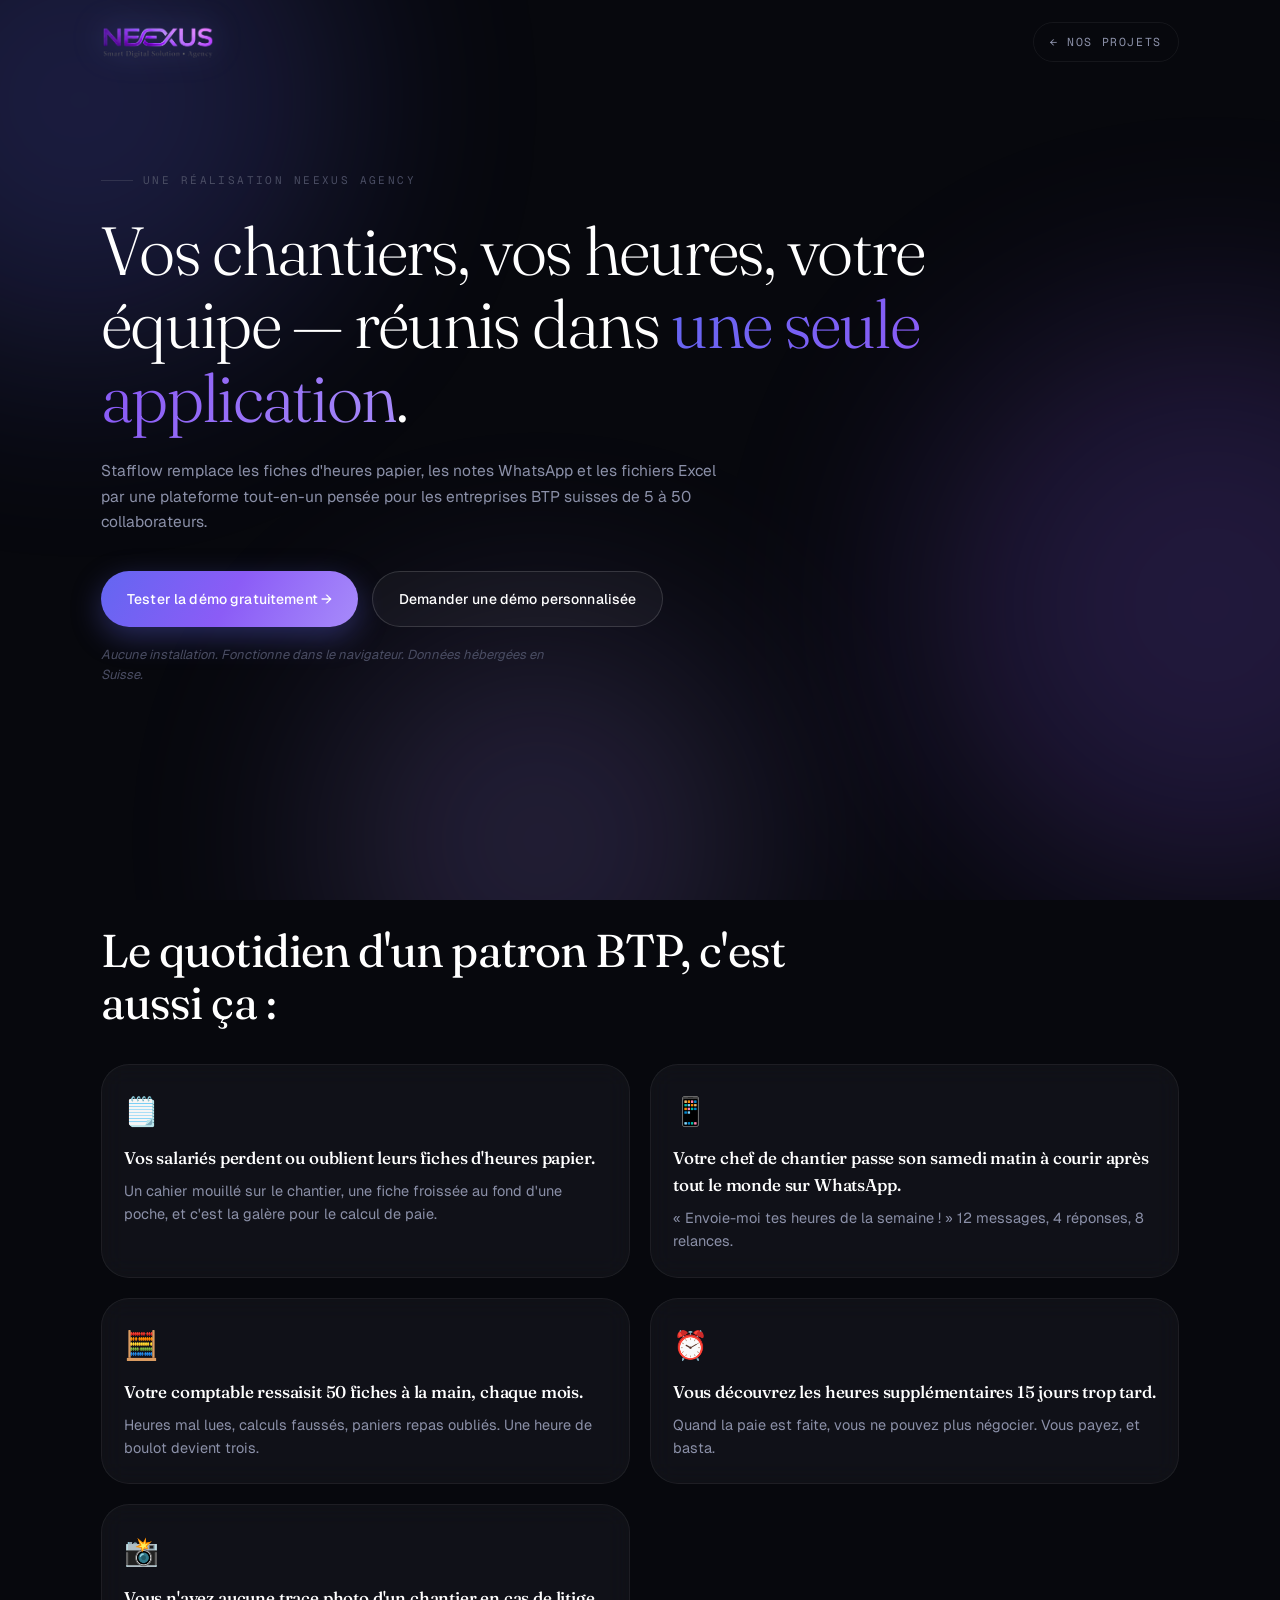
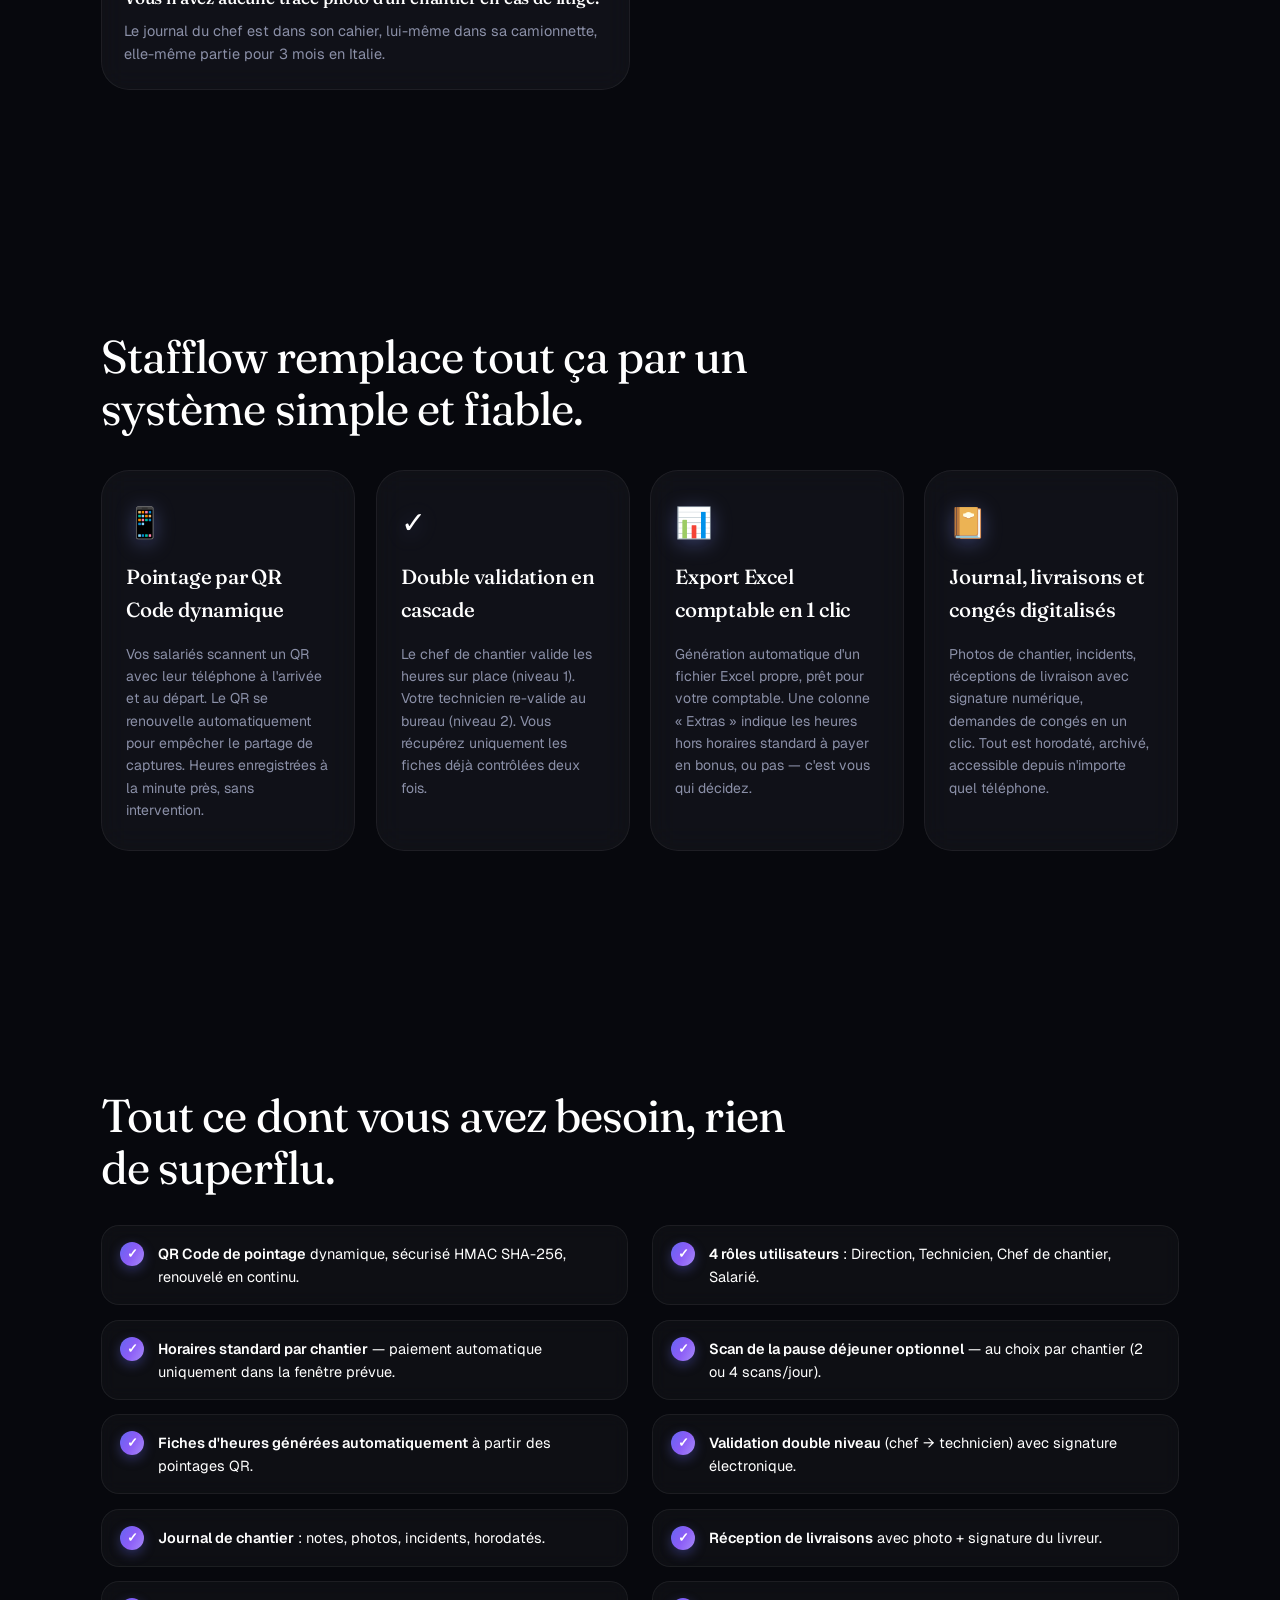
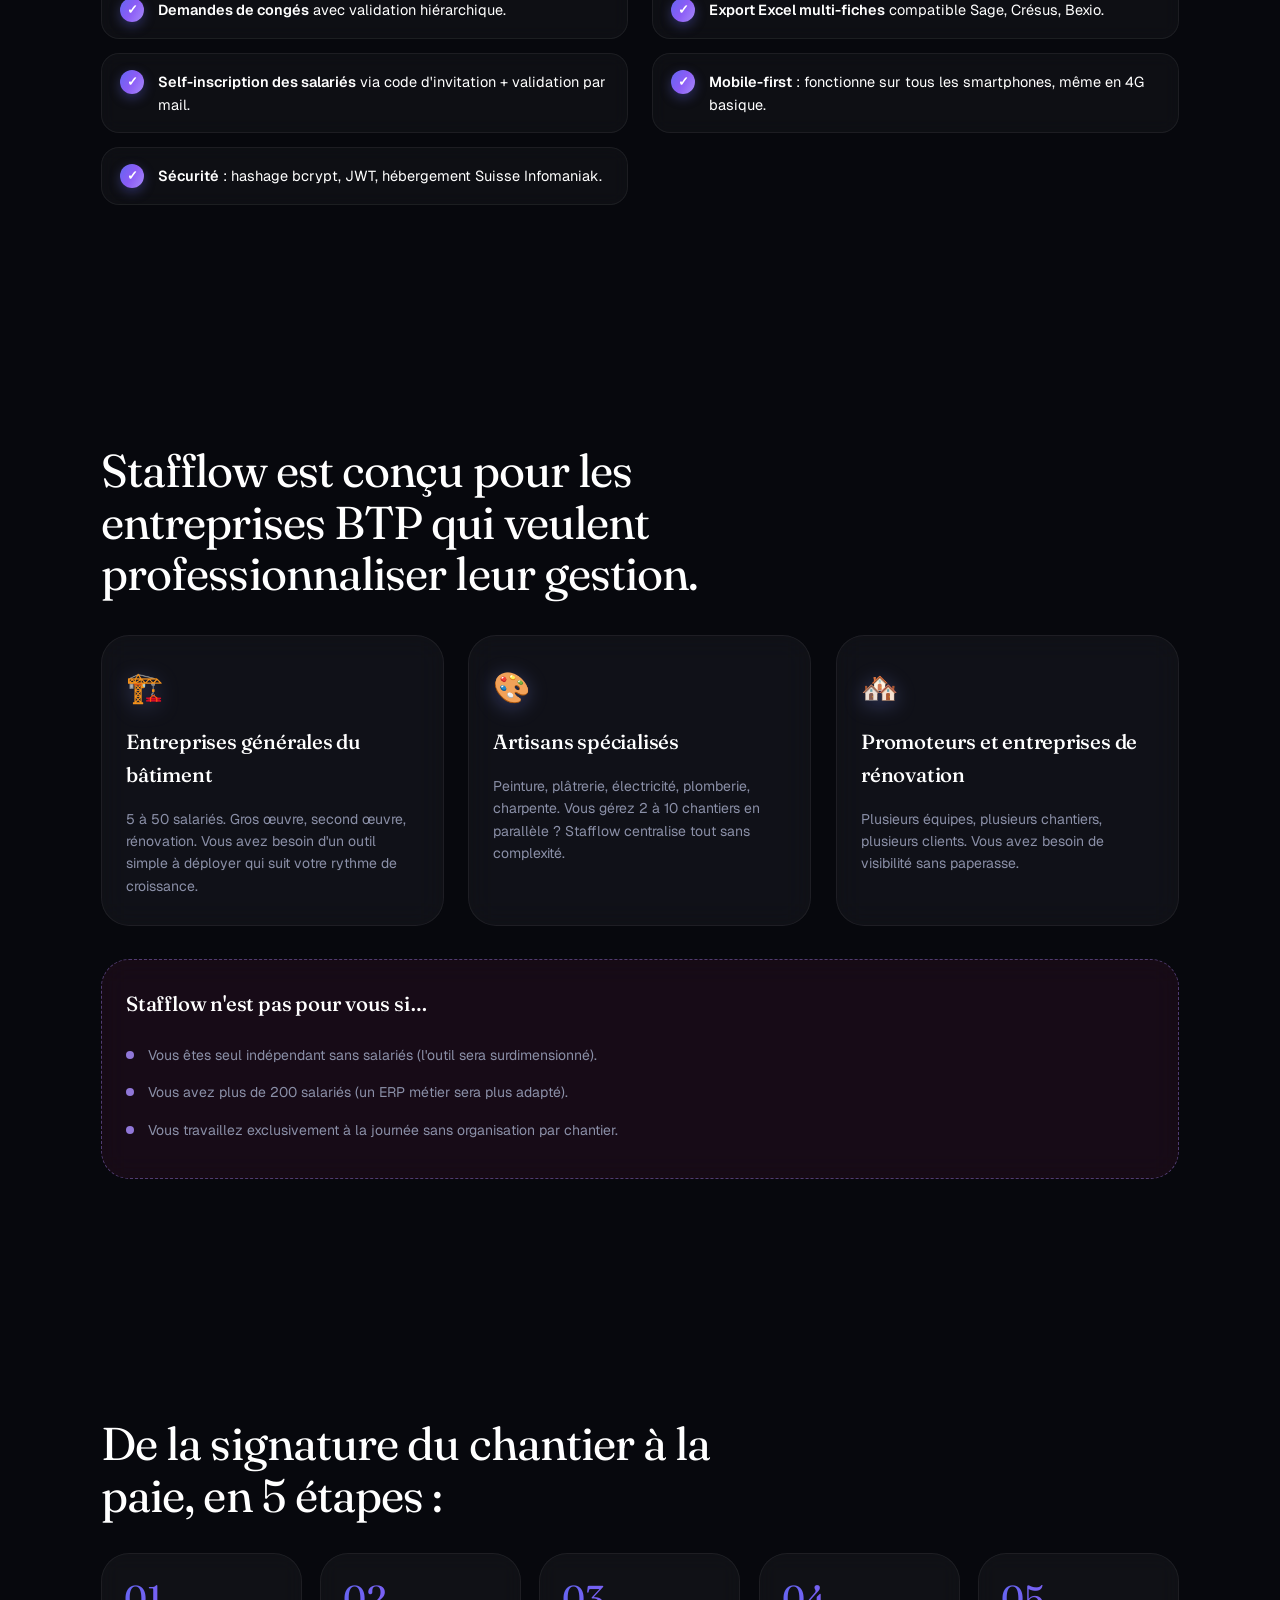
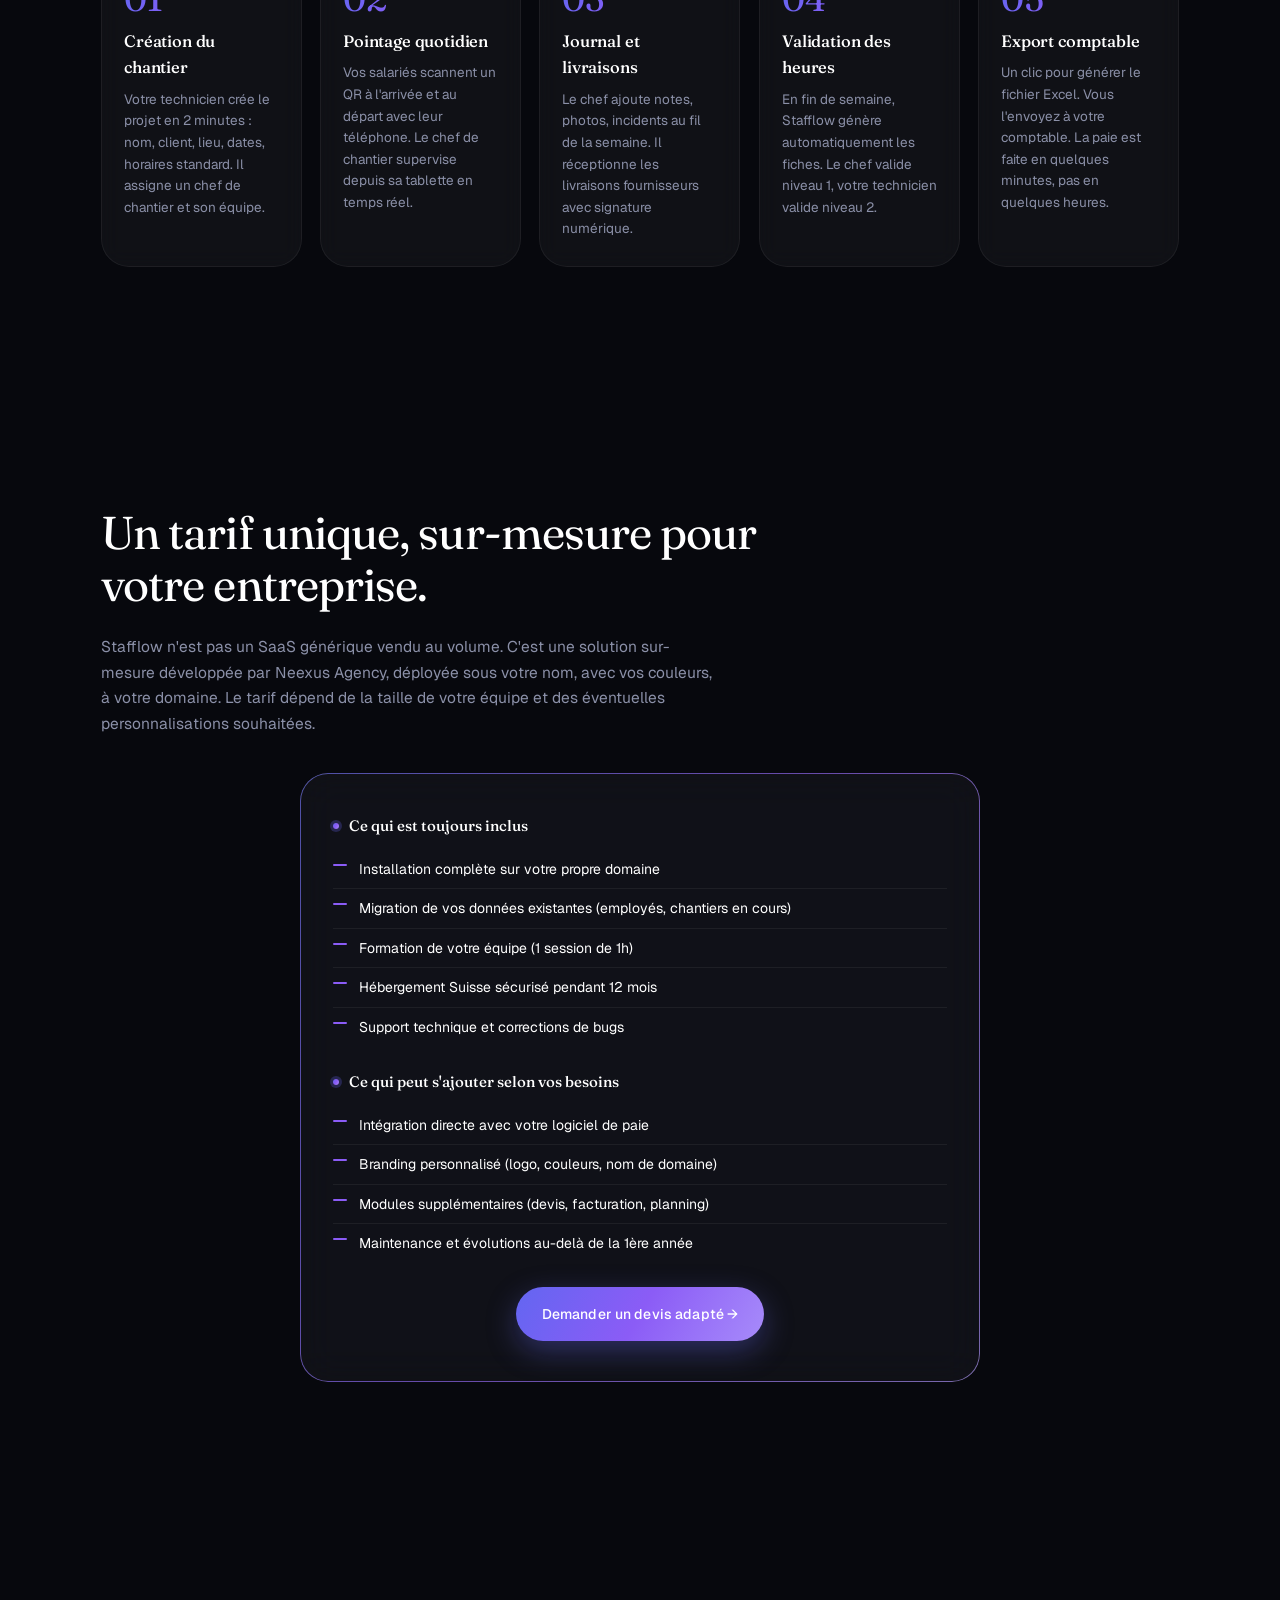
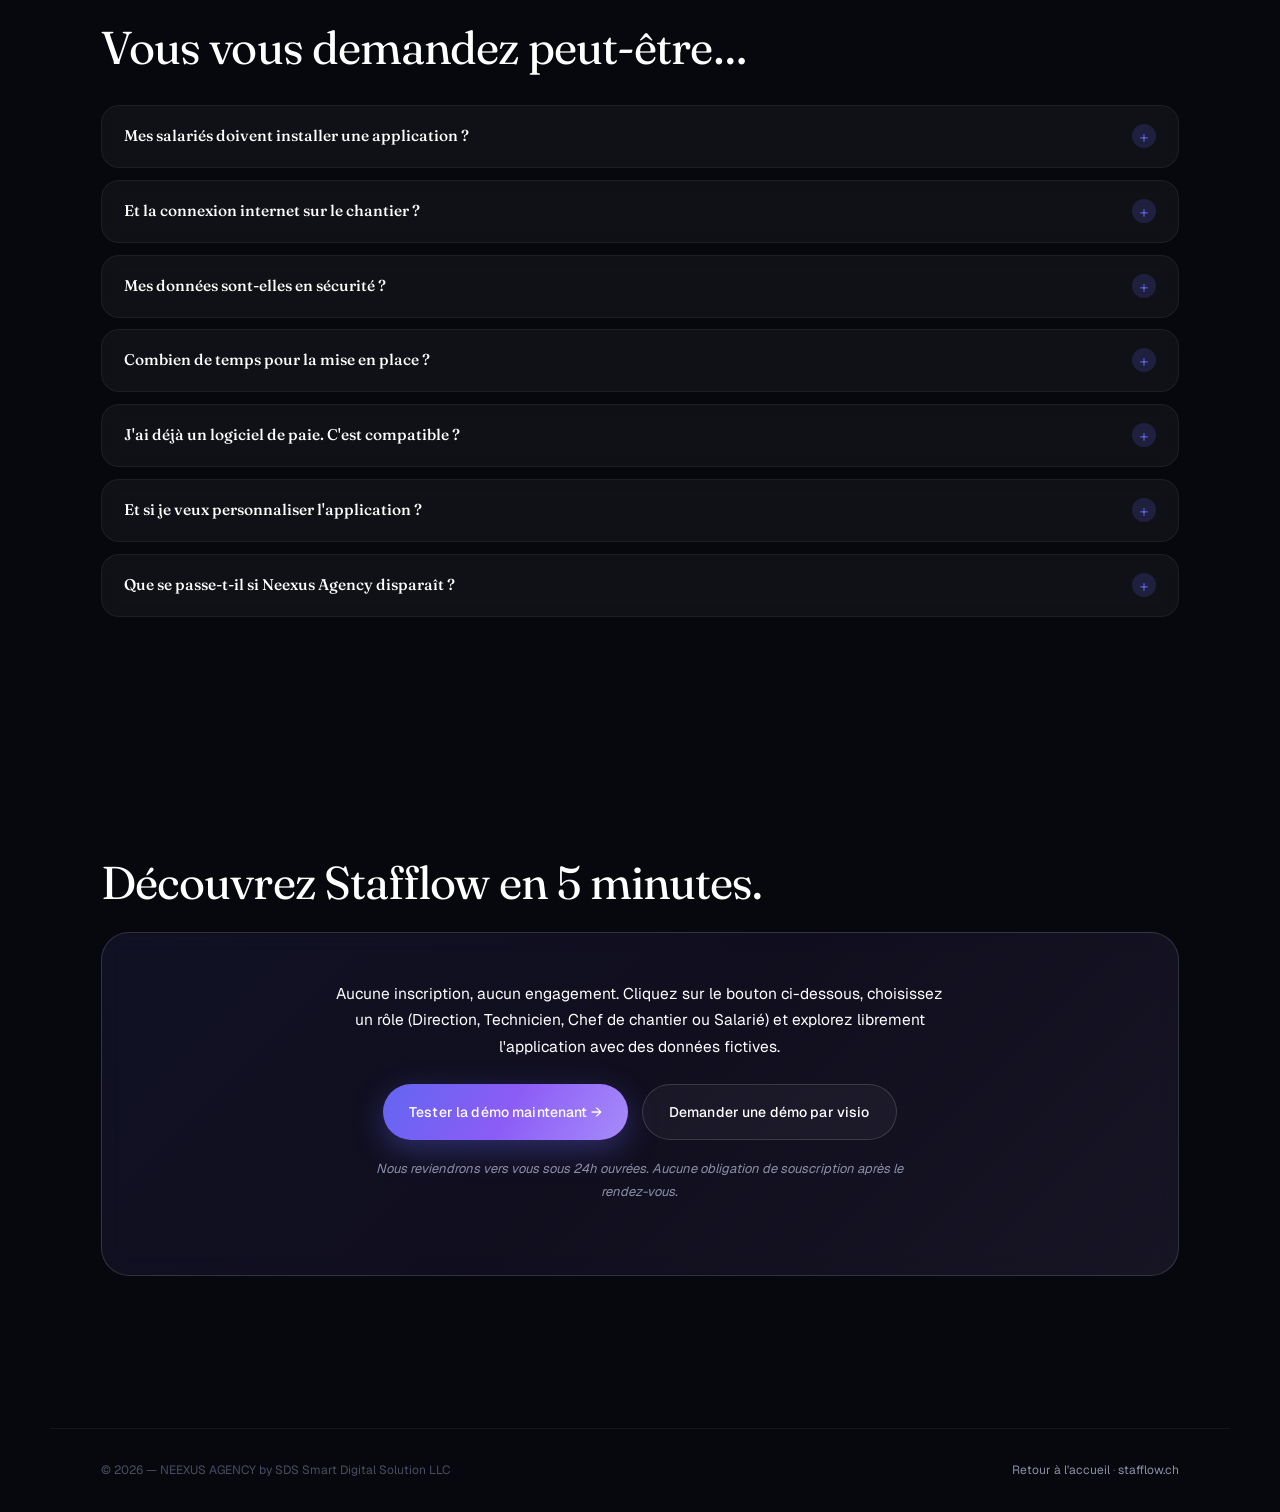
<file: stafflow.html>
<!DOCTYPE html>
<html lang="fr">
<head>
<meta charset="UTF-8" />
<meta name="viewport" content="width=device-width, initial-scale=1, viewport-fit=cover" />
<meta name="theme-color" content="#07080d" />
<title>Stafflow — Vos chantiers, vos heures, votre équipe · NEEXUS</title>
<meta name="description" content="Stafflow remplace fiches d'heures papier, WhatsApp et Excel par une plateforme tout-en-un pour les entreprises BTP suisses de 5 à 50 collaborateurs." />

<link rel="icon" type="image/png" href="Logo_neexus.png" />
<link rel="apple-touch-icon" href="Logo_neexus.png" />

<link rel="preconnect" href="https://fonts.googleapis.com" />
<link rel="preconnect" href="https://fonts.gstatic.com" crossorigin />
<link href="https://fonts.googleapis.com/css2?family=Fraunces:ital,opsz,wght@0,9..144,300;0,9..144,400;0,9..144,500;1,9..144,300;1,9..144,400&family=Geist+Mono:wght@400;500&family=Geist:wght@300;400;500;600&display=swap" rel="stylesheet" />

<style>
:root{
  --bg-1:#07080d;
  --bg-2:#0c0d14;
  --text:#ffffff;
  --text-strong:#ffffff;
  --text-dim:#8b90a8;
  --text-mute:#4a4d63;
  --blue:#6366f1;
  --purple:#8b5cf6;
  --magenta:#a78bfa;
  --pink:#a78bfa;
  --grad: linear-gradient(120deg,#6366f1 0%,#8b5cf6 50%,#a78bfa 100%);
  --grad-text: linear-gradient(120deg,#6366f1 0%,#8b5cf6 50%,#a78bfa 100%);
  --grad-soft: linear-gradient(135deg,rgba(99,102,241,.10) 0%,rgba(139,92,246,.08) 50%,rgba(167,139,250,.10) 100%);
  --line:rgba(255,255,255,.06);
  --line-strong:rgba(255,255,255,.14);
  --r-md:18px;
  --r-lg:28px;
  --container:1180px;
}

*{box-sizing:border-box;margin:0;padding:0;}
html,body{background:var(--bg-1);color:var(--text);}
html{-webkit-font-smoothing:antialiased;text-rendering:optimizeLegibility;scroll-behavior:smooth;}
body{
  font-family:'Geist',-apple-system,BlinkMacSystemFont,sans-serif;
  font-weight:400;line-height:1.6;
  font-size:clamp(15px,1vw,17px);
  position:relative;overflow-x:hidden;
}
img,svg{display:block;max-width:100%;}
a{color:inherit;text-decoration:none;}
button{font:inherit;color:inherit;background:none;border:0;cursor:pointer;}
::selection{background:var(--accent,#6366f1);color:#07080d;}

/* Glow orbs subtils */
.orbs{position:fixed;inset:0;pointer-events:none;z-index:0;overflow:hidden;}
.orb{position:absolute;border-radius:50%;filter:blur(110px);}
.orb-1{width:520px;height:520px;background:#6366f1;top:-160px;left:-180px;opacity:.22;}
.orb-2{width:580px;height:580px;background:#8b5cf6;top:35%;right:-220px;opacity:.20;}
.orb-3{width:440px;height:440px;background:#a78bfa;bottom:-160px;left:25%;opacity:.18;}

/* NAV */
.nav{
  position:relative;z-index:10;
  display:flex;align-items:center;justify-content:space-between;
  padding:22px max(24px,4vw);
  max-width:var(--container);margin:0 auto;width:100%;
}
.nav .logo img{height:34px;width:auto;filter:drop-shadow(0 0 16px rgba(124,140,248,.35));}
.nav .back{
  font-family:'Geist Mono','SF Mono',Menlo,monospace;
  font-size:11.5px;letter-spacing:.14em;text-transform:uppercase;
  color:var(--text-dim);
  display:inline-flex;align-items:center;gap:8px;
  padding:10px 16px;border:1px solid var(--line);border-radius:100px;
  transition:border-color .3s,color .3s,transform .3s;
}
.nav .back:hover{border-color:var(--purple);color:var(--text);transform:translateX(-2px);}

/* LAYOUT */
main{position:relative;z-index:5;}
section{padding:80px max(24px,4vw);max-width:var(--container);margin:0 auto;}
@media(min-width:900px){ section{padding:120px max(24px,4vw);} }

.eyebrow{
  font-family:'Geist Mono','SF Mono',Menlo,monospace;
  font-size:11px;letter-spacing:.22em;text-transform:uppercase;
  color:var(--text-mute);margin-bottom:24px;
  display:inline-flex;align-items:center;gap:10px;
}
.eyebrow::before{
  content:'';width:32px;height:1px;background:var(--text-mute);opacity:.5;
}
h1{
  font-family:'Fraunces',Georgia,serif;font-weight:300;
  font-size:clamp(32px,5.4vw,68px);
  line-height:1.08;letter-spacing:-.025em;
  max-width:22ch;margin-bottom:24px;color:var(--text-strong);
}
h1 .grad{
  background:var(--grad-text);
  -webkit-background-clip:text;background-clip:text;color:transparent;
  -webkit-text-fill-color:transparent;
}
h2{
  font-family:'Fraunces',Georgia,serif;font-weight:400;
  font-size:clamp(26px,3.8vw,46px);
  line-height:1.12;letter-spacing:-.02em;
  max-width:24ch;margin-bottom:24px;color:var(--text-strong);
}
h3{
  font-family:'Fraunces',Georgia,serif;font-weight:500;
  font-size:clamp(18px,1.6vw,22px);
  letter-spacing:-.01em;margin-bottom:16px;color:var(--text-strong);
}
p{color:var(--text);line-height:1.7;}
p + p{margin-top:14px;}
.lead{font-size:clamp(15.5px,1.2vw,18px);color:var(--text-dim);max-width:62ch;line-height:1.65;}

/* HERO */
.hero{padding-top:60px;}
@media(min-width:900px){ .hero{padding-top:80px;} }
.hero p.lead{margin-bottom:36px;}
.hero-ctas{display:flex;gap:14px;flex-wrap:wrap;margin-bottom:18px;}
.btn{
  display:inline-flex;align-items:center;gap:10px;
  padding:16px 26px;border-radius:100px;
  font-size:14px;font-weight:500;letter-spacing:.01em;
  transition:transform .3s,box-shadow .3s;
}
.btn-primary{
  background:var(--grad);color:#fff;
  box-shadow:0 10px 30px rgba(99,102,241,.35);
}
.btn-primary:hover{transform:translateY(-2px);box-shadow:0 14px 36px rgba(99,102,241,.5);}
.btn-ghost{
  background:rgba(255,255,255,.04);color:var(--text);
  border:1px solid var(--line-strong);
}
.btn-ghost:hover{background:rgba(255,255,255,.07);border-color:var(--purple);}
.hero-mention{
  font-size:13px;color:var(--text-mute);max-width:54ch;line-height:1.55;margin-top:8px;
  font-style:italic;
}

/* PROBLEM — pain cards (5 cards stack) */
.pain-list{
  display:grid;gap:16px;margin-top:36px;
  grid-template-columns:1fr;
}
@media(min-width:900px){ .pain-list{grid-template-columns:repeat(2,1fr);gap:20px;} }
.pain{
  padding:24px 22px;
  background:rgba(255,255,255,.04);
  border:1px solid var(--line);border-radius:var(--r-lg);
  backdrop-filter:blur(12px) saturate(140%);
}
.pain .icon{font-size:28px;margin-bottom:10px;display:block;}
.pain h3{margin-bottom:8px;font-size:17px;}
.pain p{color:var(--text-dim);font-size:14.5px;line-height:1.6;}

/* SOLUTION — 4 piliers */
.cards-4{
  display:grid;gap:20px;margin-top:36px;
  grid-template-columns:1fr;
}
@media(min-width:700px){ .cards-4{grid-template-columns:repeat(2,1fr);gap:22px;} }
@media(min-width:1100px){ .cards-4{grid-template-columns:repeat(4,1fr);gap:20px;} }
.card{
  padding:28px 24px;
  background:rgba(255,255,255,.04);
  border:1px solid var(--line);border-radius:var(--r-lg);
  backdrop-filter:blur(14px) saturate(140%);
}
.card .icon{
  font-size:30px;margin-bottom:14px;display:block;
  filter:drop-shadow(0 4px 10px rgba(124,140,248,.35));
}
.card p{color:var(--text-dim);font-size:14px;line-height:1.6;}

/* CARDS-3 (Pour qui) */
.cards-3{
  display:grid;gap:20px;margin-top:36px;
  grid-template-columns:1fr;
}
@media(min-width:900px){ .cards-3{grid-template-columns:repeat(3,1fr);gap:24px;} }
.card-neg{
  background:rgba(214,51,132,.08);
  border:1px dashed rgba(167,139,250,.4);
  margin-top:32px;
}
.card-neg ul{list-style:none;padding:0;margin-top:8px;}
.card-neg ul li{
  padding:8px 0 8px 22px;position:relative;font-size:14px;line-height:1.55;color:var(--text-dim);
}
.card-neg ul li::before{
  content:'';position:absolute;left:0;top:14px;
  width:8px;height:8px;border-radius:50%;background:var(--magenta);opacity:.85;
}

/* FEATURES — bullet grid */
.bullets{
  display:grid;gap:14px;margin-top:32px;
  grid-template-columns:1fr;
}
@media(min-width:900px){ .bullets{grid-template-columns:1fr 1fr;gap:14px 24px;} }
.bullet{
  display:flex;gap:14px;padding:16px 18px;
  background:rgba(255,255,255,.03);
  border:1px solid var(--line);border-radius:var(--r-md);
  backdrop-filter:blur(8px);
}
.bullet .check{
  flex-shrink:0;width:24px;height:24px;border-radius:50%;
  background:var(--grad);display:grid;place-items:center;
  color:#fff;font-size:13px;font-weight:700;
  box-shadow:0 4px 12px rgba(99,102,241,.35);
}
.bullet p{font-size:14.5px;line-height:1.6;color:var(--text);}
.bullet p b{color:var(--text-strong);font-weight:600;}

/* HOW IT WORKS — timeline 5 etapes */
.howit-steps{
  display:grid;gap:22px;margin-top:32px;
  grid-template-columns:1fr;
}
@media(min-width:700px){ .howit-steps{grid-template-columns:repeat(2,1fr);gap:24px;} }
@media(min-width:1100px){ .howit-steps{grid-template-columns:repeat(5,1fr);gap:18px;} }
.howit-step{
  padding:26px 22px;
  background:rgba(255,255,255,.04);
  border:1px solid var(--line);border-radius:var(--r-lg);
  backdrop-filter:blur(10px);position:relative;
}
.howit-step .num{
  font-family:'Fraunces',Georgia,serif;font-weight:400;
  font-size:36px;line-height:1;
  background:var(--grad-text);
  -webkit-background-clip:text;background-clip:text;color:transparent;
  -webkit-text-fill-color:transparent;
  margin-bottom:12px;display:block;
}
.howit-step h3{margin-bottom:8px;font-size:16.5px;}
.howit-step p{color:var(--text-dim);font-size:13.5px;line-height:1.6;}

/* PRICING — custom (sur-mesure) */
.pricing-wrap{
  display:grid;place-items:center;margin-top:36px;
}
.pricing-custom{
  width:100%;max-width:680px;
  padding:40px 32px;
  background:rgba(255,255,255,.04);
  border:1px solid var(--line-strong);border-radius:var(--r-lg);
  backdrop-filter:blur(18px) saturate(140%);
  position:relative;
}
.pricing-custom::before{
  content:'';position:absolute;inset:-1px;border-radius:inherit;
  padding:1px;background:var(--grad);
  -webkit-mask:linear-gradient(#fff 0 0) content-box,linear-gradient(#fff 0 0);
  -webkit-mask-composite:xor;mask-composite:exclude;
  pointer-events:none;opacity:.6;
}
.pricing-custom > p{margin-bottom:24px;color:var(--text);}
.price-block{margin-bottom:24px;}
.price-block h4{
  font-family:'Fraunces',Georgia,serif;font-weight:500;
  font-size:15px;color:var(--text-strong);margin-bottom:12px;
  display:flex;align-items:center;gap:10px;
}
.price-block h4::before{
  content:'';width:6px;height:6px;border-radius:50%;background:var(--grad);
  box-shadow:0 0 0 3px rgba(99,102,241,.25);
}
.price-block ul{list-style:none;padding:0;margin:0;}
.price-block ul li{
  padding:8px 0 8px 26px;position:relative;font-size:14px;color:var(--text);
  border-bottom:1px solid var(--line);
}
.price-block ul li:last-child{border-bottom:0;}
.price-block ul li::before{
  content:'';position:absolute;left:0;top:14px;width:14px;height:2px;
  background:var(--purple);border-radius:2px;
}
.pricing-cta-wrap{margin-top:24px;text-align:center;}

/* FAQ — accordion */
.faq-list{margin-top:32px;display:flex;flex-direction:column;gap:12px;}
.faq-item{
  background:rgba(255,255,255,.04);
  border:1px solid var(--line);border-radius:var(--r-md);
  backdrop-filter:blur(8px);overflow:hidden;
}
.faq-q{
  width:100%;padding:18px 22px;text-align:left;
  display:flex;align-items:center;justify-content:space-between;gap:16px;
  font-family:'Fraunces',Georgia,serif;font-weight:500;font-size:15.5px;
  color:var(--text-strong);
}
.faq-q .icon{
  flex-shrink:0;width:24px;height:24px;border-radius:50%;
  background:rgba(99,102,241,.18);color:var(--blue);
  display:grid;place-items:center;font-size:18px;font-weight:600;
  transition:transform .3s,background-color .3s,color .3s;
}
.faq-item.is-open .faq-q .icon{transform:rotate(45deg);background:rgba(167,139,250,.22);color:var(--magenta);}
.faq-a{max-height:0;overflow:hidden;transition:max-height .4s ease;}
.faq-item.is-open .faq-a{max-height:600px;}
.faq-a-inner{padding:0 22px 20px;color:var(--text-dim);font-size:14.5px;line-height:1.7;}

/* FINAL CTA */
.final-cta{
  padding:48px 32px;text-align:center;
  background:var(--grad-soft);
  border:1px solid var(--line-strong);border-radius:var(--r-lg);
  backdrop-filter:blur(12px);margin-top:24px;
}
.final-cta p{color:var(--text);max-width:62ch;margin:0 auto 24px;font-size:15.5px;}
.final-cta .ctas{display:flex;gap:14px;flex-wrap:wrap;justify-content:center;margin-bottom:18px;}
.final-cta .reass{font-size:13px;color:var(--text-dim);font-style:italic;}

/* FOOTER */
footer{
  position:relative;z-index:5;
  padding:32px max(24px,4vw);
  border-top:1px solid var(--line);
  max-width:var(--container);margin:32px auto 0;
  font-size:12px;color:var(--text-mute);
  display:flex;justify-content:space-between;align-items:center;gap:12px;flex-wrap:wrap;
}
footer a{color:var(--text-dim);transition:color .25s;}
footer a:hover{color:var(--text);}

/* FADE-IN */
.fade{opacity:0;transform:translateY(20px);transition:opacity .8s ease,transform .8s ease;will-change:opacity,transform;}
.fade.is-visible{opacity:1;transform:translateY(0);}
.fade.delay-1{transition-delay:.08s;}
.fade.delay-2{transition-delay:.16s;}
.fade.delay-3{transition-delay:.24s;}
.fade.delay-4{transition-delay:.32s;}
@media (prefers-reduced-motion:reduce){
  .fade,.fade.is-visible{opacity:1;transform:none;transition:none;}
}

@media(max-width:640px){
  .nav{padding:18px 22px;}
  .nav .logo img{height:28px;}
  .nav .back{font-size:10.5px;padding:8px 12px;}
  section{padding:64px 22px;}
  .hero{padding-top:32px;}
}
</style>
</head>
<body>

<div class="orbs" aria-hidden="true">
  <div class="orb orb-1"></div>
  <div class="orb orb-2"></div>
  <div class="orb orb-3"></div>
</div>

<header class="nav">
  <a href="/" class="logo" aria-label="Retour à l'accueil NEEXUS">
    <img src="Logo_neexus.png" alt="NEEXUS" />
  </a>
  <a href="/projets.html" class="back">&larr; Nos projets</a>
</header>

<main>

  <!-- HERO -->
  <section class="hero">
    <span class="eyebrow fade">Une réalisation Neexus Agency</span>
    <h1 class="fade delay-1">Vos chantiers, vos heures, votre équipe — réunis dans <span class="grad">une seule application</span>.</h1>
    <p class="lead fade delay-2">Stafflow remplace les fiches d'heures papier, les notes WhatsApp et les fichiers Excel par une plateforme tout-en-un pensée pour les entreprises BTP suisses de 5 à 50 collaborateurs.</p>
    <div class="hero-ctas fade delay-3">
      <a class="btn btn-primary" href="https://stafflow.ch" target="_blank" rel="noopener">Tester la démo gratuitement &rarr;</a>
      <a class="btn btn-ghost" href="/#cta">Demander une démo personnalisée</a>
    </div>
    <p class="hero-mention fade delay-4">Aucune installation. Fonctionne dans le navigateur. Données hébergées en Suisse.</p>
  </section>

  <!-- PROBLEME -->
  <section class="problem">
    <h2 class="fade">Le quotidien d'un patron BTP, c'est aussi ça&nbsp;:</h2>
    <div class="pain-list">
      <div class="pain fade delay-1">
        <span class="icon" aria-hidden="true">🗒️</span>
        <h3>Vos salariés perdent ou oublient leurs fiches d'heures papier.</h3>
        <p>Un cahier mouillé sur le chantier, une fiche froissée au fond d'une poche, et c'est la galère pour le calcul de paie.</p>
      </div>
      <div class="pain fade delay-1">
        <span class="icon" aria-hidden="true">📱</span>
        <h3>Votre chef de chantier passe son samedi matin à courir après tout le monde sur WhatsApp.</h3>
        <p>« Envoie-moi tes heures de la semaine&nbsp;! » 12 messages, 4 réponses, 8 relances.</p>
      </div>
      <div class="pain fade delay-2">
        <span class="icon" aria-hidden="true">🧮</span>
        <h3>Votre comptable ressaisit 50 fiches à la main, chaque mois.</h3>
        <p>Heures mal lues, calculs faussés, paniers repas oubliés. Une heure de boulot devient trois.</p>
      </div>
      <div class="pain fade delay-2">
        <span class="icon" aria-hidden="true">⏰</span>
        <h3>Vous découvrez les heures supplémentaires 15 jours trop tard.</h3>
        <p>Quand la paie est faite, vous ne pouvez plus négocier. Vous payez, et basta.</p>
      </div>
      <div class="pain fade delay-3">
        <span class="icon" aria-hidden="true">📸</span>
        <h3>Vous n'avez aucune trace photo d'un chantier en cas de litige.</h3>
        <p>Le journal du chef est dans son cahier, lui-même dans sa camionnette, elle-même partie pour 3 mois en Italie.</p>
      </div>
    </div>
  </section>

  <!-- SOLUTION -->
  <section class="solution">
    <h2 class="fade">Stafflow remplace tout ça par un système simple et fiable.</h2>
    <div class="cards-4">
      <div class="card fade delay-1">
        <span class="icon" aria-hidden="true">📱</span>
        <h3>Pointage par QR Code dynamique</h3>
        <p>Vos salariés scannent un QR avec leur téléphone à l'arrivée et au départ. Le QR se renouvelle automatiquement pour empêcher le partage de captures. Heures enregistrées à la minute près, sans intervention.</p>
      </div>
      <div class="card fade delay-2">
        <span class="icon" aria-hidden="true">✓</span>
        <h3>Double validation en cascade</h3>
        <p>Le chef de chantier valide les heures sur place (niveau 1). Votre technicien re-valide au bureau (niveau 2). Vous récupérez uniquement les fiches déjà contrôlées deux fois.</p>
      </div>
      <div class="card fade delay-3">
        <span class="icon" aria-hidden="true">📊</span>
        <h3>Export Excel comptable en 1 clic</h3>
        <p>Génération automatique d'un fichier Excel propre, prêt pour votre comptable. Une colonne « Extras » indique les heures hors horaires standard à payer en bonus, ou pas — c'est vous qui décidez.</p>
      </div>
      <div class="card fade delay-4">
        <span class="icon" aria-hidden="true">📔</span>
        <h3>Journal, livraisons et congés digitalisés</h3>
        <p>Photos de chantier, incidents, réceptions de livraison avec signature numérique, demandes de congés en un clic. Tout est horodaté, archivé, accessible depuis n'importe quel téléphone.</p>
      </div>
    </div>
  </section>

  <!-- FEATURES -->
  <section class="features">
    <h2 class="fade">Tout ce dont vous avez besoin, rien de superflu.</h2>
    <div class="bullets">
      <div class="bullet fade delay-1"><span class="check">✓</span><p><b>QR Code de pointage</b> dynamique, sécurisé HMAC SHA-256, renouvelé en continu.</p></div>
      <div class="bullet fade delay-1"><span class="check">✓</span><p><b>4 rôles utilisateurs</b> : Direction, Technicien, Chef de chantier, Salarié.</p></div>
      <div class="bullet fade delay-2"><span class="check">✓</span><p><b>Horaires standard par chantier</b> — paiement automatique uniquement dans la fenêtre prévue.</p></div>
      <div class="bullet fade delay-2"><span class="check">✓</span><p><b>Scan de la pause déjeuner optionnel</b> — au choix par chantier (2 ou 4 scans/jour).</p></div>
      <div class="bullet fade delay-2"><span class="check">✓</span><p><b>Fiches d'heures générées automatiquement</b> à partir des pointages QR.</p></div>
      <div class="bullet fade delay-2"><span class="check">✓</span><p><b>Validation double niveau</b> (chef → technicien) avec signature électronique.</p></div>
      <div class="bullet fade delay-3"><span class="check">✓</span><p><b>Journal de chantier</b> : notes, photos, incidents, horodatés.</p></div>
      <div class="bullet fade delay-3"><span class="check">✓</span><p><b>Réception de livraisons</b> avec photo + signature du livreur.</p></div>
      <div class="bullet fade delay-3"><span class="check">✓</span><p><b>Demandes de congés</b> avec validation hiérarchique.</p></div>
      <div class="bullet fade delay-3"><span class="check">✓</span><p><b>Export Excel multi-fiches</b> compatible Sage, Crésus, Bexio.</p></div>
      <div class="bullet fade delay-4"><span class="check">✓</span><p><b>Self-inscription des salariés</b> via code d'invitation + validation par mail.</p></div>
      <div class="bullet fade delay-4"><span class="check">✓</span><p><b>Mobile-first</b> : fonctionne sur tous les smartphones, même en 4G basique.</p></div>
      <div class="bullet fade delay-4"><span class="check">✓</span><p><b>Sécurité</b> : hashage bcrypt, JWT, hébergement Suisse Infomaniak.</p></div>
    </div>
  </section>

  <!-- POUR QUI -->
  <section class="forwhom">
    <h2 class="fade">Stafflow est conçu pour les entreprises BTP qui veulent professionnaliser leur gestion.</h2>
    <div class="cards-3">
      <div class="card fade delay-1">
        <span class="icon" aria-hidden="true">🏗️</span>
        <h3>Entreprises générales du bâtiment</h3>
        <p>5 à 50 salariés. Gros œuvre, second œuvre, rénovation. Vous avez besoin d'un outil simple à déployer qui suit votre rythme de croissance.</p>
      </div>
      <div class="card fade delay-2">
        <span class="icon" aria-hidden="true">🎨</span>
        <h3>Artisans spécialisés</h3>
        <p>Peinture, plâtrerie, électricité, plomberie, charpente. Vous gérez 2 à 10 chantiers en parallèle&nbsp;? Stafflow centralise tout sans complexité.</p>
      </div>
      <div class="card fade delay-3">
        <span class="icon" aria-hidden="true">🏘️</span>
        <h3>Promoteurs et entreprises de rénovation</h3>
        <p>Plusieurs équipes, plusieurs chantiers, plusieurs clients. Vous avez besoin de visibilité sans paperasse.</p>
      </div>
    </div>
    <div class="card card-neg fade delay-4">
      <h3>Stafflow n'est pas pour vous si&hellip;</h3>
      <ul>
        <li>Vous êtes seul indépendant sans salariés (l'outil sera surdimensionné).</li>
        <li>Vous avez plus de 200 salariés (un ERP métier sera plus adapté).</li>
        <li>Vous travaillez exclusivement à la journée sans organisation par chantier.</li>
      </ul>
    </div>
  </section>

  <!-- COMMENT CA MARCHE -->
  <section class="howit" id="howitworks">
    <h2 class="fade">De la signature du chantier à la paie, en 5 étapes&nbsp;:</h2>
    <div class="howit-steps">
      <div class="howit-step fade delay-1">
        <span class="num">01</span>
        <h3>Création du chantier</h3>
        <p>Votre technicien crée le projet en 2 minutes : nom, client, lieu, dates, horaires standard. Il assigne un chef de chantier et son équipe.</p>
      </div>
      <div class="howit-step fade delay-2">
        <span class="num">02</span>
        <h3>Pointage quotidien</h3>
        <p>Vos salariés scannent un QR à l'arrivée et au départ avec leur téléphone. Le chef de chantier supervise depuis sa tablette en temps réel.</p>
      </div>
      <div class="howit-step fade delay-3">
        <span class="num">03</span>
        <h3>Journal et livraisons</h3>
        <p>Le chef ajoute notes, photos, incidents au fil de la semaine. Il réceptionne les livraisons fournisseurs avec signature numérique.</p>
      </div>
      <div class="howit-step fade delay-4">
        <span class="num">04</span>
        <h3>Validation des heures</h3>
        <p>En fin de semaine, Stafflow génère automatiquement les fiches. Le chef valide niveau 1, votre technicien valide niveau 2.</p>
      </div>
      <div class="howit-step fade delay-4">
        <span class="num">05</span>
        <h3>Export comptable</h3>
        <p>Un clic pour générer le fichier Excel. Vous l'envoyez à votre comptable. La paie est faite en quelques minutes, pas en quelques heures.</p>
      </div>
    </div>
  </section>

  <!-- PRICING -->
  <section class="pricing">
    <h2 class="fade">Un tarif unique, sur-mesure pour votre entreprise.</h2>
    <p class="lead fade delay-1">Stafflow n'est pas un SaaS générique vendu au volume. C'est une solution sur-mesure développée par Neexus Agency, déployée sous votre nom, avec vos couleurs, à votre domaine. Le tarif dépend de la taille de votre équipe et des éventuelles personnalisations souhaitées.</p>
    <div class="pricing-wrap">
      <div class="pricing-custom fade delay-2">
        <div class="price-block">
          <h4>Ce qui est toujours inclus</h4>
          <ul>
            <li>Installation complète sur votre propre domaine</li>
            <li>Migration de vos données existantes (employés, chantiers en cours)</li>
            <li>Formation de votre équipe (1 session de 1h)</li>
            <li>Hébergement Suisse sécurisé pendant 12 mois</li>
            <li>Support technique et corrections de bugs</li>
          </ul>
        </div>
        <div class="price-block">
          <h4>Ce qui peut s'ajouter selon vos besoins</h4>
          <ul>
            <li>Intégration directe avec votre logiciel de paie</li>
            <li>Branding personnalisé (logo, couleurs, nom de domaine)</li>
            <li>Modules supplémentaires (devis, facturation, planning)</li>
            <li>Maintenance et évolutions au-delà de la 1ère année</li>
          </ul>
        </div>
        <div class="pricing-cta-wrap">
          <a class="btn btn-primary" href="/#cta">Demander un devis adapté &rarr;</a>
        </div>
      </div>
    </div>
  </section>

  <!-- FAQ -->
  <section class="faq">
    <h2 class="fade">Vous vous demandez peut-être&hellip;</h2>
    <div class="faq-list">
      <div class="faq-item fade delay-1">
        <button class="faq-q" type="button" aria-expanded="false">Mes salariés doivent installer une application&nbsp;?<span class="icon">+</span></button>
        <div class="faq-a"><div class="faq-a-inner">Non. Stafflow fonctionne directement dans le navigateur (Chrome, Safari, Firefox). Ils peuvent ajouter un raccourci à leur écran d'accueil pour que ça ressemble à une appli, mais aucune installation depuis un App Store.</div></div>
      </div>
      <div class="faq-item fade delay-1">
        <button class="faq-q" type="button" aria-expanded="false">Et la connexion internet sur le chantier&nbsp;?<span class="icon">+</span></button>
        <div class="faq-a"><div class="faq-a-inner">La 4G suffit largement. Stafflow est conçu pour fonctionner même avec une connexion lente. Pour les chantiers en zone blanche, un mode hors-ligne permet de pointer sans réseau et de synchroniser au retour du signal.</div></div>
      </div>
      <div class="faq-item fade delay-2">
        <button class="faq-q" type="button" aria-expanded="false">Mes données sont-elles en sécurité&nbsp;?<span class="icon">+</span></button>
        <div class="faq-a"><div class="faq-a-inner">Oui. Hébergement Suisse chez Infomaniak (entreprise certifiée ISO 27001), chiffrement HTTPS, mots de passe hashés bcrypt cost 12, authentification JWT. Chaque entreprise a son environnement totalement isolé. Aucune donnée n'est partagée avec un tiers.</div></div>
      </div>
      <div class="faq-item fade delay-2">
        <button class="faq-q" type="button" aria-expanded="false">Combien de temps pour la mise en place&nbsp;?<span class="icon">+</span></button>
        <div class="faq-a"><div class="faq-a-inner">Comptez environ 5 heures de notre côté pour l'installation et la configuration + 1 heure de formation pour vous et votre équipe. Vous êtes opérationnel en moins d'une journée.</div></div>
      </div>
      <div class="faq-item fade delay-3">
        <button class="faq-q" type="button" aria-expanded="false">J'ai déjà un logiciel de paie. C'est compatible&nbsp;?<span class="icon">+</span></button>
        <div class="faq-a"><div class="faq-a-inner">Oui. L'export Excel de Stafflow est compatible avec tous les logiciels de paie suisses (Sage, Crésus, Bexio, Abacus). Sur demande, on peut développer une intégration directe pour automatiser le transfert.</div></div>
      </div>
      <div class="faq-item fade delay-3">
        <button class="faq-q" type="button" aria-expanded="false">Et si je veux personnaliser l'application&nbsp;?<span class="icon">+</span></button>
        <div class="faq-a"><div class="faq-a-inner">C'est notre métier. Stafflow est développé sur-mesure pour chaque client : logo, couleurs, nom de domaine, fonctionnalités spécifiques. On adapte l'outil à votre organisation, pas l'inverse.</div></div>
      </div>
      <div class="faq-item fade delay-4">
        <button class="faq-q" type="button" aria-expanded="false">Que se passe-t-il si Neexus Agency disparaît&nbsp;?<span class="icon">+</span></button>
        <div class="faq-a"><div class="faq-a-inner">Vous récupérez l'intégralité du code source de votre instance Stafflow. C'est inclus dans la prestation. Vous n'êtes jamais prisonnier d'un éditeur.</div></div>
      </div>
    </div>
  </section>

  <!-- CTA FINAL -->
  <section class="final">
    <h2 class="fade">Découvrez Stafflow en 5 minutes.</h2>
    <div class="final-cta fade delay-1">
      <p>Aucune inscription, aucun engagement. Cliquez sur le bouton ci-dessous, choisissez un rôle (Direction, Technicien, Chef de chantier ou Salarié) et explorez librement l'application avec des données fictives.</p>
      <div class="ctas">
        <a class="btn btn-primary" href="https://stafflow.ch" target="_blank" rel="noopener">Tester la démo maintenant &rarr;</a>
        <a class="btn btn-ghost" href="/#cta">Demander une démo par visio</a>
      </div>
      <p class="reass">Nous reviendrons vers vous sous 24h ouvrées. Aucune obligation de souscription après le rendez-vous.</p>
    </div>
  </section>

</main>

<footer>
  <div>&copy; 2026 — NEEXUS AGENCY by SDS Smart Digital Solution LLC</div>
  <div><a href="/">Retour à l'accueil</a> · <a href="https://stafflow.ch" target="_blank" rel="noopener">stafflow.ch</a></div>
</footer>

<script>
// Fade-in IntersectionObserver — leger, no GSAP
const fadeObserver = new IntersectionObserver((entries) => {
  entries.forEach(entry => {
    if (entry.isIntersecting) {
      entry.target.classList.add('is-visible');
      fadeObserver.unobserve(entry.target);
    }
  });
}, { threshold: 0.12, rootMargin: '0px 0px -40px 0px' });
document.querySelectorAll('.fade').forEach(el => fadeObserver.observe(el));

// FAQ accordion (ouverture mutuellement exclusive)
document.querySelectorAll('.faq-q').forEach(q => {
  q.addEventListener('click', () => {
    const item = q.closest('.faq-item');
    const isOpen = item.classList.contains('is-open');
    document.querySelectorAll('.faq-item.is-open').forEach(o => {
      o.classList.remove('is-open');
      o.querySelector('.faq-q').setAttribute('aria-expanded', 'false');
    });
    if (!isOpen) {
      item.classList.add('is-open');
      q.setAttribute('aria-expanded', 'true');
    }
  });
});
</script>

</body>
</html>
</file>
<file: legal.css>
/* ============================================================
   NEEXUS — Feuille partagee des 4 pages legales (v3.1 dark theme)
   Aligne sur les design tokens du nouveau index.html.
   ============================================================ */
:root {
  --bg: #07080d;
  --bg-elevated: #0f1119;
  --bg-card: #0c0d14;
  --ink: #ffffff;
  --ink-muted: #8b90a8;
  --ink-dim: #4a4d63;
  --accent: #6366f1;
  --accent-bright: #818cf8;
  --accent-violet: #a78bfa;
  --gradient: linear-gradient(120deg, #6366f1 0%, #8b5cf6 50%, #a78bfa 100%);
  --border: rgba(255, 255, 255, 0.06);
  --border-strong: rgba(255, 255, 255, 0.14);
  --grain: url("data:image/svg+xml,%3Csvg viewBox='0 0 200 200' xmlns='http://www.w3.org/2000/svg'%3E%3Cfilter id='n'%3E%3CfeTurbulence type='fractalNoise' baseFrequency='0.85' numOctaves='3'/%3E%3CfeColorMatrix values='0 0 0 0 0 0 0 0 0 0 0 0 0 0 0 0 0 0 0.4 0'/%3E%3C/filter%3E%3Crect width='200' height='200' filter='url(%23n)' opacity='0.5'/%3E%3C/svg%3E");
  --font-display: 'Fraunces', Georgia, serif;
  --font-body: 'Geist', -apple-system, BlinkMacSystemFont, sans-serif;
  --font-mono: 'Geist Mono', 'SF Mono', Menlo, monospace;
  --container: 880px;
}

* { box-sizing: border-box; margin: 0; padding: 0; }
html {
  scroll-behavior: smooth;
  -webkit-font-smoothing: antialiased;
  -webkit-text-size-adjust: 100%;
}
html, body { background: var(--bg); color: var(--ink); }
body {
  font-family: var(--font-body);
  font-weight: 400;
  font-size: 16px;
  line-height: 1.65;
  letter-spacing: -0.005em;
  min-height: 100vh;
  display: flex;
  flex-direction: column;
  overflow-x: hidden;
  position: relative;
}

/* Grain overlay (identique a l'accueil) */
body::before {
  content: '';
  position: fixed;
  inset: 0;
  background-image: var(--grain);
  opacity: 0.4;
  mix-blend-mode: overlay;
  pointer-events: none;
  z-index: 1;
}

/* Glow ambient en arriere-plan */
body::after {
  content: '';
  position: fixed;
  inset: 0;
  z-index: 0;
  pointer-events: none;
  background:
    radial-gradient(ellipse 900px 600px at 15% -10%, rgba(99, 102, 241, 0.12), transparent 60%),
    radial-gradient(ellipse 800px 600px at 90% 110%, rgba(167, 139, 250, 0.10), transparent 60%);
}

a { color: inherit; text-decoration: none; }
img, svg { display: block; max-width: 100%; }
::selection { background: var(--accent); color: var(--bg); }

/* === NAV TOP ============================================================ */
.legal-nav {
  position: relative;
  z-index: 10;
  padding: 24px clamp(22px, 4vw, 40px);
  display: flex;
  align-items: center;
  justify-content: space-between;
  gap: 18px;
  border-bottom: 1px solid var(--border);
  background: rgba(7, 8, 13, 0.7);
  backdrop-filter: blur(14px) saturate(140%);
  -webkit-backdrop-filter: blur(14px) saturate(140%);
}
.legal-nav .logo {
  display: flex;
  align-items: center;
  transition: opacity 0.25s var(--ease-out, ease);
}
.legal-nav .logo:hover { opacity: 0.75; }
.legal-nav .logo img { height: 32px; width: auto; }
.legal-nav .back-link {
  font-family: var(--font-mono);
  font-size: 0.6875rem;
  font-weight: 500;
  letter-spacing: 0.16em;
  text-transform: uppercase;
  color: var(--ink-muted);
  display: inline-flex;
  align-items: center;
  gap: 8px;
  padding: 9px 18px;
  border: 1px solid var(--border);
  border-radius: 999px;
  background: rgba(255, 255, 255, 0.02);
  transition: all 0.25s ease;
}
.legal-nav .back-link:hover {
  color: var(--ink);
  border-color: var(--border-strong);
  background: rgba(255, 255, 255, 0.05);
}
.legal-nav .back-link .arrow {
  display: inline-block;
  transition: transform 0.25s ease;
}
.legal-nav .back-link:hover .arrow { transform: translateX(-3px); }

/* === MAIN ============================================================ */
.legal-main {
  position: relative;
  z-index: 2;
  flex: 1;
  max-width: var(--container);
  width: 100%;
  margin: 0 auto;
  padding: clamp(50px, 7vw, 90px) clamp(22px, 4vw, 40px) clamp(70px, 9vw, 110px);
}

/* === HEADER ============================================================ */
.legal-header { margin-bottom: clamp(48px, 7vw, 72px); }

.legal-eyebrow {
  display: inline-flex;
  align-items: center;
  gap: 12px;
  font-family: var(--font-mono);
  font-size: 0.6875rem;
  font-weight: 500;
  letter-spacing: 0.18em;
  text-transform: uppercase;
  color: var(--accent);
  margin-bottom: 28px;
}
.legal-eyebrow::before {
  content: '';
  width: 28px;
  height: 1px;
  background: var(--gradient);
}

.legal-title {
  font-family: var(--font-display);
  font-weight: 300;
  font-size: clamp(2.4rem, 6vw, 4rem);
  line-height: 1;
  letter-spacing: -0.035em;
  color: var(--ink);
  margin-bottom: 18px;
}
.legal-title .grad {
  font-style: italic;
  font-weight: 300;
  background: var(--gradient);
  -webkit-background-clip: text;
  background-clip: text;
  color: transparent;
  -webkit-text-fill-color: transparent;
}

.legal-meta {
  font-family: var(--font-mono);
  font-size: 0.75rem;
  letter-spacing: 0.08em;
  color: var(--ink-dim);
  font-style: normal;
}

/* === ARTICLE ============================================================ */
.legal-article {
  font-family: var(--font-body);
  font-size: 1rem;
  line-height: 1.75;
  color: var(--ink-muted);
}
.legal-article > * + * { margin-top: 1em; }

.legal-article h2 {
  font-family: var(--font-display);
  font-weight: 300;
  font-size: clamp(1.5rem, 3vw, 2rem);
  line-height: 1.15;
  letter-spacing: -0.025em;
  color: var(--ink);
  margin-top: 3em;
  margin-bottom: 0.7em;
  padding-top: 1.4em;
  border-top: 1px solid var(--border);
}
.legal-article h2:first-child {
  margin-top: 0;
  padding-top: 0;
  border-top: none;
}

.legal-article h3 {
  font-family: var(--font-body);
  font-weight: 500;
  font-size: 1.0625rem;
  color: var(--ink);
  margin-top: 1.8em;
  margin-bottom: 0.4em;
  letter-spacing: -0.005em;
}

.legal-article p { margin-bottom: 0; }

.legal-article strong {
  color: var(--ink);
  font-weight: 500;
}
.legal-article em {
  color: var(--ink);
  font-style: italic;
  font-family: var(--font-display);
}

.legal-article a {
  color: var(--accent-bright);
  border-bottom: 1px solid rgba(129, 140, 248, 0.3);
  transition: color 0.2s ease, border-color 0.2s ease;
}
.legal-article a:hover {
  color: var(--accent-violet);
  border-bottom-color: var(--accent-violet);
}

.legal-article ul,
.legal-article ol {
  margin-left: 0;
  padding-left: 1.4em;
}
.legal-article ul li,
.legal-article ol li { margin-bottom: 0.4em; }
.legal-article ul li::marker { color: var(--accent); }
.legal-article ol li::marker {
  color: var(--accent);
  font-weight: 500;
  font-family: var(--font-mono);
}

/* === BOITE INFO (adresses, contact) ============================================================ */
.legal-info-box {
  background: var(--bg-card);
  border: 1px solid var(--border);
  border-radius: 12px;
  padding: 20px 24px;
  margin-top: 16px;
  font-size: 0.9375rem;
  line-height: 1.65;
  color: var(--ink-muted);
  position: relative;
  overflow: hidden;
}
.legal-info-box::before {
  content: '';
  position: absolute;
  top: 0;
  left: 0;
  width: 3px;
  height: 100%;
  background: var(--gradient);
  opacity: 0.5;
}
.legal-info-box strong {
  display: block;
  margin-bottom: 6px;
  color: var(--ink);
}
.legal-info-box a {
  color: var(--accent-bright);
  border-bottom: 1px solid rgba(129, 140, 248, 0.3);
}

/* === FOOTER ============================================================ */
.legal-footer {
  position: relative;
  z-index: 2;
  border-top: 1px solid var(--border);
  padding: 36px clamp(22px, 4vw, 40px);
  background: rgba(7, 8, 13, 0.5);
  text-align: center;
  font-family: var(--font-mono);
  font-size: 0.75rem;
  letter-spacing: 0.04em;
  color: var(--ink-dim);
}
.legal-footer .legal-links {
  display: flex;
  flex-wrap: wrap;
  justify-content: center;
  gap: 8px 20px;
  margin-bottom: 16px;
}
.legal-footer .legal-links a {
  color: var(--ink-muted);
  transition: color 0.2s ease;
  text-transform: uppercase;
  letter-spacing: 0.12em;
}
.legal-footer .legal-links a:hover { color: var(--ink); }
.legal-footer .legal-links a.current {
  color: var(--accent-bright);
}
.legal-footer .legal-links .sep { color: var(--ink-dim); }

/* === RESPONSIVE ============================================================ */
@media (max-width: 640px) {
  .legal-nav { padding: 18px 20px; }
  .legal-nav .logo img { height: 28px; }
  .legal-nav .back-link {
    font-size: 0.625rem;
    padding: 8px 14px;
  }
  .legal-main { padding: 40px 22px 70px; }
  .legal-article { font-size: 0.9375rem; }
  .legal-article h2 {
    font-size: 1.4rem;
    margin-top: 2.4em;
  }
}
</file>
